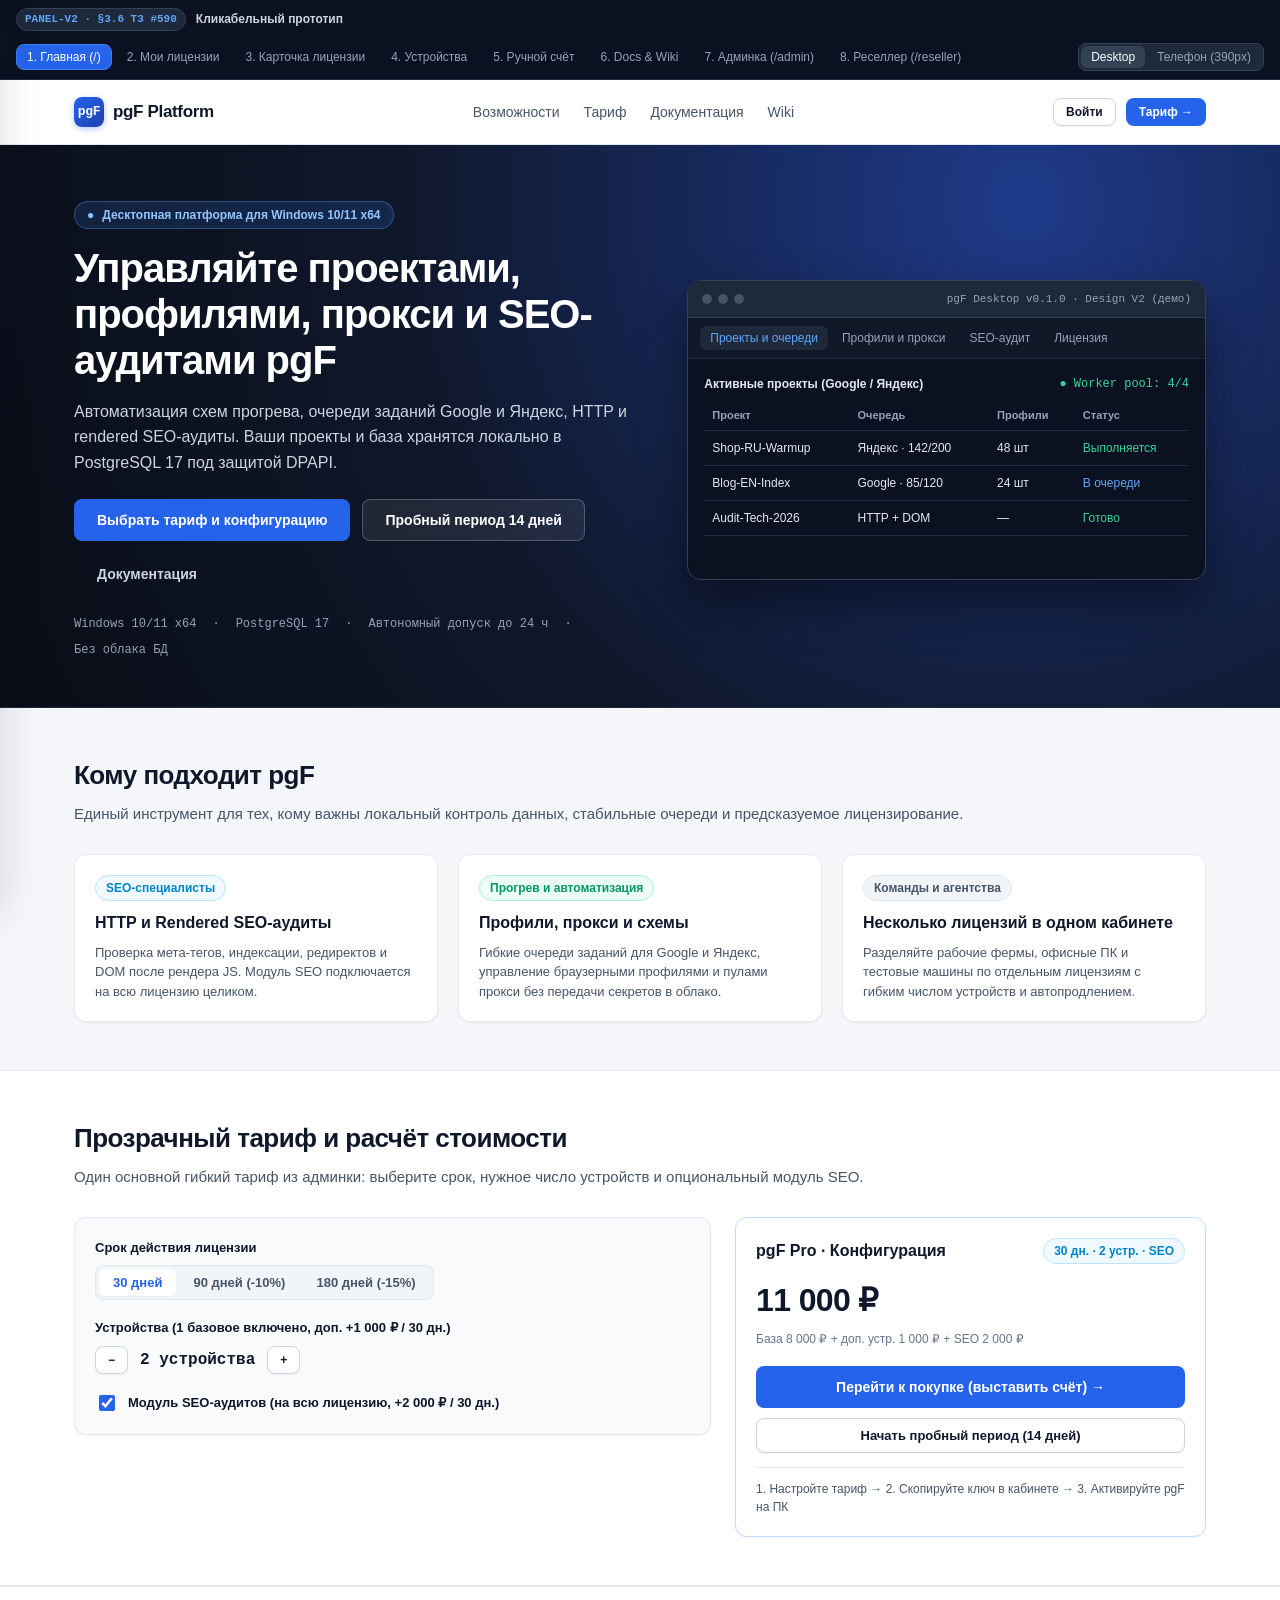
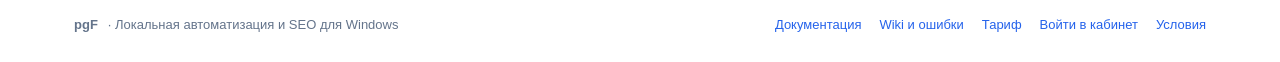
<file: index.html>
<!DOCTYPE html>
<html lang="ru">
<head>
  <meta charset="UTF-8" />
  <meta name="viewport" content="width=device-width, initial-scale=1.0" />
  <title>pgF PANEL-V2 — Интерактивный прототип (§3.6 ТЗ #590)</title>
  <style>
    :root {
      --bg: #f4f6f9;
      --surface: #ffffff;
      --surface-muted: #f8fafc;
      --surface-dark: #0f172a;
      --surface-dark-2: #1e293b;
      --border: #e2e8f0;
      --border-strong: #cbd5e1;
      --text: #0f172a;
      --text-secondary: #475569;
      --text-muted: #64748b;
      --primary: #2563eb;
      --primary-hover: #1d4ed8;
      --primary-soft: #eff6ff;
      --primary-border: #bfdbfe;
      --success: #059669;
      --success-bg: #ecfdf5;
      --success-border: #a7f3d0;
      --warning: #b45309;
      --warning-bg: #fffbeb;
      --warning-border: #fde68a;
      --danger: #dc2626;
      --danger-hover: #b91c1c;
      --danger-bg: #fef2f2;
      --danger-border: #fecaca;
      --info: #0284c7;
      --info-bg: #f0f9ff;
      --info-border: #bae6fd;
      --radius: 12px;
      --radius-sm: 8px;
      --radius-lg: 16px;
      --shadow-sm: 0 1px 2px rgba(15, 23, 42, 0.05);
      --shadow: 0 4px 12px rgba(15, 23, 42, 0.06), 0 1px 3px rgba(15, 23, 42, 0.04);
      --shadow-lg: 0 16px 40px rgba(15, 23, 42, 0.14);
      --font: -apple-system, BlinkMacSystemFont, "Segoe UI", Roboto, "Helvetica Neue", Arial, sans-serif;
      --mono: ui-monospace, SFMono-Regular, "Cascadia Code", "JetBrains Mono", Menlo, Monaco, Consolas, monospace;
    }

    * { box-sizing: border-box; }
    html, body {
      margin: 0;
      padding: 0;
      font-family: var(--font);
      background: #e2e8f0;
      color: var(--text);
      font-size: 14px;
      line-height: 1.5;
      -webkit-font-smoothing: antialiased;
    }

    button, input, select {
      font-family: inherit;
      font-size: inherit;
    }

    a { color: var(--primary); text-decoration: none; }
    a:hover { text-decoration: underline; }

    /* Prototype Control Bar */
    .proto-bar {
      position: sticky;
      top: 0;
      z-index: 1000;
      background: #0b1120;
      color: #f8fafc;
      border-bottom: 1px solid #1e293b;
      padding: 8px 16px;
      display: flex;
      align-items: center;
      justify-content: space-between;
      gap: 12px;
      flex-wrap: wrap;
    }
    .proto-brand {
      display: flex;
      align-items: center;
      gap: 10px;
      font-size: 12px;
      font-weight: 600;
      color: #cbd5e1;
      white-space: nowrap;
    }
    .proto-pill {
      background: #1e293b;
      color: #60a5fa;
      border: 1px solid #334155;
      padding: 2px 8px;
      border-radius: 999px;
      font-size: 11px;
      font-family: var(--mono);
    }
    .proto-tabs {
      display: flex;
      align-items: center;
      gap: 4px;
      flex-wrap: wrap;
    }
    .proto-tab {
      background: transparent;
      color: #94a3b8;
      border: 1px solid transparent;
      padding: 5px 10px;
      border-radius: 8px;
      font-size: 12px;
      font-weight: 500;
      cursor: pointer;
      transition: all 0.15s;
    }
    .proto-tab:hover {
      color: #f8fafc;
      background: #1e293b;
    }
    .proto-tab.active {
      background: var(--primary);
      color: #ffffff;
      border-color: #3b82f6;
    }
    .proto-viewport-toggle {
      display: flex;
      align-items: center;
      background: #1e293b;
      border: 1px solid #334155;
      border-radius: 8px;
      padding: 2px;
      gap: 2px;
    }
    .vp-btn {
      background: transparent;
      color: #94a3b8;
      border: none;
      padding: 4px 10px;
      border-radius: 6px;
      font-size: 12px;
      font-weight: 500;
      cursor: pointer;
    }
    .vp-btn.active {
      background: #334155;
      color: #ffffff;
    }

    /* Viewport Frame */
    .stage {
      padding: 16px;
      display: flex;
      justify-content: center;
      min-height: calc(100vh - 50px);
    }
    .stage.desktop-mode {
      padding: 0;
    }
    .app-frame {
      width: 100%;
      background: var(--bg);
      min-height: calc(100vh - 50px);
      transition: max-width 0.25s ease, border-radius 0.25s ease;
    }
    .stage.mobile-mode .app-frame {
      max-width: 390px;
      border-radius: 28px;
      border: 8px solid #0f172a;
      box-shadow: var(--shadow-lg);
      overflow-x: hidden;
      min-height: 780px;
      margin: 8px auto 24px;
    }

    /* Common UI Components */
    .container {
      max-width: 1180px;
      margin: 0 auto;
      padding: 0 24px;
    }
    .mobile-mode .container {
      padding: 0 16px;
    }

    .btn {
      display: inline-flex;
      align-items: center;
      justify-content: center;
      gap: 8px;
      padding: 9px 16px;
      border-radius: var(--radius-sm);
      font-weight: 600;
      font-size: 13px;
      cursor: pointer;
      border: 1px solid transparent;
      transition: all 0.15s ease;
      white-space: nowrap;
      text-decoration: none;
    }
    .btn:disabled {
      opacity: 0.55;
      cursor: not-allowed;
    }
    .btn-primary {
      background: var(--primary);
      color: #ffffff;
    }
    .btn-primary:hover:not(:disabled) { background: var(--primary-hover); }
    .btn-secondary {
      background: var(--surface);
      color: var(--text);
      border-color: var(--border-strong);
      box-shadow: var(--shadow-sm);
    }
    .btn-secondary:hover:not(:disabled) { background: var(--surface-muted); border-color: #94a3b8; }
    .btn-ghost {
      background: transparent;
      color: var(--text-secondary);
    }
    .btn-ghost:hover:not(:disabled) { background: #e2e8f0; color: var(--text); }
    .btn-danger {
      background: var(--danger-bg);
      color: var(--danger);
      border-color: var(--danger-border);
    }
    .btn-danger:hover:not(:disabled) {
      background: var(--danger);
      color: #ffffff;
      border-color: var(--danger);
    }
    .btn-danger-solid {
      background: var(--danger);
      color: #ffffff;
    }
    .btn-danger-solid:hover:not(:disabled) { background: var(--danger-hover); }
    .btn-sm { padding: 6px 12px; font-size: 12px; }
    .btn-lg { padding: 12px 22px; font-size: 14px; }

    .badge {
      display: inline-flex;
      align-items: center;
      gap: 6px;
      padding: 3px 10px;
      border-radius: 999px;
      font-size: 12px;
      font-weight: 600;
      border: 1px solid transparent;
      white-space: nowrap;
    }
    .badge-active {
      background: var(--success-bg);
      color: var(--success);
      border-color: var(--success-border);
    }
    .badge-warning {
      background: var(--warning-bg);
      color: var(--warning);
      border-color: var(--warning-border);
    }
    .badge-danger {
      background: var(--danger-bg);
      color: var(--danger);
      border-color: var(--danger-border);
    }
    .badge-info {
      background: var(--info-bg);
      color: var(--info);
      border-color: var(--info-border);
    }
    .badge-neutral {
      background: #f1f5f9;
      color: var(--text-secondary);
      border-color: var(--border);
    }

    .autorenew-tag {
      display: inline-flex;
      align-items: center;
      gap: 6px;
      color: var(--success);
      background: var(--success-bg);
      border: 1px solid var(--success-border);
      padding: 3px 10px;
      border-radius: 999px;
      font-size: 12px;
      font-weight: 600;
    }
    .autorenew-dot {
      width: 7px;
      height: 7px;
      border-radius: 50%;
      background: var(--success);
      display: inline-block;
    }
    .autorenew-off {
      display: inline-flex;
      align-items: center;
      gap: 6px;
      color: var(--text-muted);
      background: #f1f5f9;
      border: 1px solid var(--border);
      padding: 3px 10px;
      border-radius: 999px;
      font-size: 12px;
      font-weight: 500;
    }

    .card {
      background: var(--surface);
      border: 1px solid var(--border);
      border-radius: var(--radius);
      box-shadow: var(--shadow-sm);
    }
    .card-pad { padding: 20px; }
    .mobile-mode .card-pad { padding: 16px; }

    .mono { font-family: var(--mono); }

    .logo-mark {
      display: inline-flex;
      align-items: center;
      gap: 9px;
      font-weight: 800;
      font-size: 17px;
      letter-spacing: -0.02em;
      color: var(--text);
      cursor: pointer;
    }
    .logo-icon {
      width: 30px;
      height: 30px;
      border-radius: 8px;
      background: linear-gradient(135deg, #2563eb 0%, #1e40af 100%);
      color: #fff;
      display: inline-flex;
      align-items: center;
      justify-content: center;
      font-family: var(--mono);
      font-size: 13px;
      font-weight: 800;
      box-shadow: 0 2px 6px rgba(37, 99, 235, 0.35);
    }

    /* Screen visibility */
    .screen { display: none; }
    .screen.active { display: block; }

    /* ================= SCREEN 1: PUBLIC LANDING ================= */
    .pub-header {
      background: rgba(255, 255, 255, 0.92);
      backdrop-filter: blur(8px);
      border-bottom: 1px solid var(--border);
      position: sticky;
      top: 0;
      z-index: 50;
    }
    .pub-header-inner {
      display: flex;
      align-items: center;
      justify-content: space-between;
      height: 64px;
      gap: 16px;
    }
    .pub-nav {
      display: flex;
      align-items: center;
      gap: 24px;
    }
    .pub-nav a, .pub-nav button {
      background: none;
      border: none;
      color: var(--text-secondary);
      font-weight: 500;
      font-size: 14px;
      cursor: pointer;
      padding: 4px 0;
    }
    .pub-nav a:hover, .pub-nav button:hover { color: var(--text); text-decoration: none; }
    .pub-actions {
      display: flex;
      align-items: center;
      gap: 10px;
    }
    .mobile-mode .pub-nav { display: none; }
    .mobile-mode .hide-sm { display: none; }
    .mobile-mode .app-frame { transform: translateZ(0); overflow: hidden; }
    .burger-btn {
      display: none;
      align-items: center;
      justify-content: center;
      width: 36px;
      height: 36px;
      border-radius: 8px;
      border: 1px solid var(--border-strong);
      background: var(--surface);
      color: var(--text);
      font-size: 18px;
      cursor: pointer;
      flex-shrink: 0;
    }
    .mobile-mode .burger-btn { display: inline-flex; }

    /* Slide-out Side Drawer for Mobile */
    .side-drawer-backdrop {
      position: fixed;
      inset: 0;
      background: rgba(15, 23, 42, 0.5);
      opacity: 0;
      pointer-events: none;
      transition: opacity 0.22s ease;
      z-index: 1500;
    }
    .side-drawer-backdrop.open {
      opacity: 1;
      pointer-events: auto;
    }
    .side-drawer {
      position: fixed;
      top: 0;
      left: 0;
      bottom: 0;
      width: 280px;
      max-width: 82vw;
      background: var(--surface);
      border-right: 1px solid var(--border);
      box-shadow: var(--shadow-lg);
      transform: translateX(-100%);
      transition: transform 0.25s cubic-bezier(0.22, 1, 0.36, 1);
      z-index: 1501;
      display: flex;
      flex-direction: column;
      padding: 16px 14px;
      overflow-y: auto;
    }
    .side-drawer.open {
      transform: translateX(0);
    }
    .side-drawer-head {
      display: flex;
      align-items: center;
      justify-content: space-between;
      padding-bottom: 12px;
      margin-bottom: 10px;
      border-bottom: 1px solid var(--border);
    }
    .side-drawer-close {
      background: var(--surface-muted);
      border: 1px solid var(--border);
      border-radius: 8px;
      width: 32px;
      height: 32px;
      font-size: 16px;
      cursor: pointer;
      color: var(--text-secondary);
      display: inline-flex;
      align-items: center;
      justify-content: center;
    }
    .side-drawer .nav-item {
      padding: 10px 12px;
      font-size: 14px;
    }

    @media (max-width: 768px) {
      .pub-nav { display: none; }
      .burger-btn { display: inline-flex; }
      .cab-sidebar { display: none; }
      .cab-search { display: none; }
      .balance-chip { display: none; }
      .hide-sm { display: none; }
      .cab-layout { grid-template-columns: 1fr; }
      .cab-main { padding: 16px; }
      .hero-grid { grid-template-columns: 1fr; gap: 24px; }
      .cards-3 { grid-template-columns: 1fr; }
      .pricing-box { grid-template-columns: 1fr; }
      .grid-2 { grid-template-columns: 1fr; }
    }

    .hero-section {
      background: radial-gradient(circle at 80% 10%, #1e3a8a 0%, #0f172a 55%, #090d16 100%);
      color: #f8fafc;
      padding: 56px 0 48px;
      border-bottom: 1px solid #1e293b;
    }
    .mobile-mode .hero-section { padding: 32px 0 28px; }
    .hero-grid {
      display: grid;
      grid-template-columns: 1.05fr 0.95fr;
      gap: 40px;
      align-items: center;
    }
    .mobile-mode .hero-grid {
      grid-template-columns: 1fr;
      gap: 24px;
    }
    .hero-eyebrow {
      display: inline-flex;
      align-items: center;
      gap: 8px;
      background: rgba(59, 130, 246, 0.16);
      border: 1px solid rgba(96, 165, 250, 0.35);
      color: #93c5fd;
      padding: 4px 12px;
      border-radius: 999px;
      font-size: 12px;
      font-weight: 600;
      margin-bottom: 16px;
    }
    .hero-title {
      font-size: 40px;
      line-height: 1.15;
      font-weight: 800;
      letter-spacing: -0.025em;
      margin: 0 0 16px;
      color: #ffffff;
    }
    .mobile-mode .hero-title { font-size: 26px; }
    .hero-sub {
      font-size: 16px;
      line-height: 1.6;
      color: #cbd5e1;
      margin: 0 0 24px;
    }
    .mobile-mode .hero-sub { font-size: 14px; }
    .hero-ctas {
      display: flex;
      flex-wrap: wrap;
      gap: 12px;
      margin-bottom: 20px;
    }
    .mobile-mode .hero-ctas .btn { width: 100%; }
    .hero-specs {
      display: flex;
      flex-wrap: wrap;
      gap: 8px 16px;
      font-size: 12px;
      color: #94a3b8;
      font-family: var(--mono);
    }

    /* Desktop App Preview Widget on Hero */
    .desktop-preview {
      background: #0b1120;
      border: 1px solid #334155;
      border-radius: 14px;
      overflow: hidden;
      box-shadow: 0 24px 48px rgba(0, 0, 0, 0.45);
    }
    .preview-titlebar {
      background: #1e293b;
      padding: 10px 14px;
      display: flex;
      align-items: center;
      justify-content: space-between;
      border-bottom: 1px solid #334155;
    }
    .preview-dots { display: flex; gap: 6px; }
    .preview-dots span { width: 10px; height: 10px; border-radius: 50%; background: #475569; }
    .preview-tabs {
      display: flex;
      gap: 4px;
      padding: 8px 12px;
      background: #111827;
      border-bottom: 1px solid #1e293b;
      overflow-x: auto;
    }
    .preview-tab {
      background: transparent;
      color: #94a3b8;
      border: none;
      padding: 5px 10px;
      border-radius: 6px;
      font-size: 12px;
      font-weight: 500;
      cursor: pointer;
      white-space: nowrap;
    }
    .preview-tab.active {
      background: #1e293b;
      color: #60a5fa;
    }
    .preview-body {
      padding: 16px;
      color: #e2e8f0;
      font-size: 12px;
      min-height: 220px;
    }
    .preview-table {
      width: 100%;
      border-collapse: collapse;
      margin-top: 8px;
    }
    .preview-table th {
      text-align: left;
      color: #94a3b8;
      font-weight: 600;
      padding: 6px 8px;
      border-bottom: 1px solid #1e293b;
      font-size: 11px;
    }
    .preview-table td {
      padding: 8px;
      border-bottom: 1px solid #1e293b;
      color: #e2e8f0;
    }

    .section { padding: 48px 0; }
    .mobile-mode .section { padding: 32px 0; }
    .section-title {
      font-size: 26px;
      font-weight: 800;
      letter-spacing: -0.02em;
      margin: 0 0 8px;
    }
    .mobile-mode .section-title { font-size: 21px; }
    .section-sub {
      color: var(--text-secondary);
      margin: 0 0 28px;
      font-size: 15px;
    }

    .cards-3 {
      display: grid;
      grid-template-columns: repeat(3, 1fr);
      gap: 20px;
    }
    .mobile-mode .cards-3 { grid-template-columns: 1fr; gap: 14px; }

    .pricing-box {
      display: grid;
      grid-template-columns: 1.15fr 0.85fr;
      gap: 24px;
      align-items: start;
    }
    .mobile-mode .pricing-box { grid-template-columns: 1fr; }

    .opt-group { margin-bottom: 18px; }
    .opt-label { font-weight: 600; font-size: 13px; margin-bottom: 8px; display: block; color: var(--text); }
    .seg-control {
      display: inline-flex;
      background: #f1f5f9;
      border: 1px solid var(--border);
      border-radius: 8px;
      padding: 3px;
      gap: 3px;
      flex-wrap: wrap;
    }
    .seg-btn {
      border: none;
      background: transparent;
      padding: 6px 14px;
      border-radius: 6px;
      font-size: 13px;
      font-weight: 600;
      color: var(--text-secondary);
      cursor: pointer;
    }
    .seg-btn.active {
      background: var(--surface);
      color: var(--primary);
      box-shadow: var(--shadow-sm);
    }

    .pub-footer {
      background: var(--surface);
      border-top: 1px solid var(--border);
      padding: 28px 0;
      color: var(--text-muted);
      font-size: 13px;
    }
    .pub-footer-inner {
      display: flex;
      justify-content: space-between;
      align-items: center;
      flex-wrap: wrap;
      gap: 16px;
    }

    /* ================= CABINET SHELL (SCREENS 2-5) ================= */
    .cab-topbar {
      background: var(--surface);
      border-bottom: 1px solid var(--border);
      height: 60px;
      display: flex;
      align-items: center;
      justify-content: space-between;
      padding: 0 24px;
      gap: 16px;
    }
    .mobile-mode .cab-topbar {
      padding: 0 14px;
      height: 56px;
    }
    .cab-search {
      flex: 1;
      max-width: 340px;
      display: flex;
      align-items: center;
      gap: 8px;
      background: var(--surface-muted);
      border: 1px solid var(--border);
      border-radius: 8px;
      padding: 6px 12px;
      color: var(--text-muted);
      font-size: 13px;
      cursor: pointer;
    }
    .cab-search:hover { border-color: var(--border-strong); }
    .mobile-mode .cab-search { display: none; }

    .cab-user-area {
      display: flex;
      align-items: center;
      gap: 12px;
    }
    .balance-chip {
      background: var(--surface-muted);
      border: 1px solid var(--border);
      border-radius: 8px;
      padding: 5px 12px;
      font-size: 12px;
      display: flex;
      align-items: center;
      gap: 8px;
    }
    .mobile-mode .balance-chip { display: none; }

    .cab-layout {
      display: grid;
      grid-template-columns: 236px 1fr;
      min-height: calc(100vh - 110px);
    }
    .mobile-mode .cab-layout {
      grid-template-columns: 1fr;
    }
    .cab-sidebar {
      background: var(--surface);
      border-right: 1px solid var(--border);
      padding: 16px 12px;
      display: flex;
      flex-direction: column;
      gap: 4px;
    }
    .mobile-mode .cab-sidebar {
      display: none;
    }
    .mobile-subnav {
      display: none;
    }
    .mobile-mode .mobile-subnav {
      display: flex;
      gap: 6px;
      overflow-x: auto;
      padding: 10px 14px;
      background: var(--surface);
      border-bottom: 1px solid var(--border);
    }
    .mobile-mode .mobile-subnav .chip {
      white-space: nowrap;
      flex-shrink: 0;
    }
    .nav-item {
      display: flex;
      align-items: center;
      gap: 10px;
      padding: 9px 12px;
      border-radius: 8px;
      color: var(--text-secondary);
      font-weight: 500;
      font-size: 13px;
      cursor: pointer;
      border: none;
      background: transparent;
      text-align: left;
      width: 100%;
    }
    .nav-item:hover { background: var(--surface-muted); color: var(--text); }
    .nav-item.active {
      background: var(--primary-soft);
      color: var(--primary);
      font-weight: 600;
    }
    .nav-divider {
      height: 1px;
      background: var(--border);
      margin: 8px 4px;
    }

    .cab-main {
      padding: 28px 32px;
      max-width: 1040px;
    }
    .mobile-mode .cab-main {
      padding: 16px;
    }

    .page-header {
      display: flex;
      align-items: flex-start;
      justify-content: space-between;
      gap: 16px;
      flex-wrap: wrap;
      margin-bottom: 20px;
    }
    .page-title {
      font-size: 24px;
      font-weight: 800;
      letter-spacing: -0.02em;
      margin: 0;
    }
    .mobile-mode .page-title { font-size: 20px; }

    /* License List Cards */
    .filter-bar {
      display: flex;
      align-items: center;
      justify-content: space-between;
      gap: 12px;
      flex-wrap: wrap;
      margin-bottom: 16px;
    }
    .input {
      background: var(--surface);
      border: 1px solid var(--border-strong);
      border-radius: 8px;
      padding: 8px 12px;
      font-size: 13px;
      color: var(--text);
      outline: none;
    }
    .input:focus { border-color: var(--primary); box-shadow: 0 0 0 3px rgba(37, 99, 235, 0.12); }

    .lic-card {
      background: var(--surface);
      border: 1px solid var(--border);
      border-radius: var(--radius);
      padding: 18px 20px;
      margin-bottom: 14px;
      box-shadow: var(--shadow-sm);
      transition: border-color 0.15s;
    }
    .lic-card:hover { border-color: var(--border-strong); }
    .lic-card-top {
      display: flex;
      align-items: flex-start;
      justify-content: space-between;
      gap: 12px;
      flex-wrap: wrap;
      margin-bottom: 10px;
    }
    .lic-meta-row {
      display: flex;
      align-items: center;
      flex-wrap: wrap;
      gap: 10px 16px;
      font-size: 13px;
      color: var(--text-secondary);
      margin-bottom: 12px;
    }
    .lic-key-row {
      display: flex;
      align-items: center;
      justify-content: space-between;
      gap: 12px;
      flex-wrap: wrap;
      background: var(--surface-muted);
      border: 1px solid var(--border);
      border-radius: 8px;
      padding: 10px 14px;
      margin-bottom: 12px;
    }
    .lic-actions-row {
      display: flex;
      align-items: center;
      justify-content: space-between;
      gap: 12px;
      flex-wrap: wrap;
    }
    .mobile-mode .lic-actions-row {
      flex-direction: column;
      align-items: stretch;
    }
    .mobile-mode .lic-actions-row .btn-group {
      display: flex;
      gap: 8px;
    }
    .mobile-mode .lic-actions-row .btn-group .btn { flex: 1; }

    /* Screen 3 & 4 & 5 Specifics */
    .breadcrumb {
      display: inline-flex;
      align-items: center;
      gap: 6px;
      color: var(--text-secondary);
      font-size: 13px;
      font-weight: 500;
      cursor: pointer;
      background: none;
      border: none;
      padding: 0;
      margin-bottom: 14px;
    }
    .breadcrumb:hover { color: var(--primary); }

    .grid-2 {
      display: grid;
      grid-template-columns: 1fr 1fr;
      gap: 16px;
    }
    .mobile-mode .grid-2 { grid-template-columns: 1fr; }

    .callout {
      display: flex;
      gap: 12px;
      padding: 14px 16px;
      border-radius: var(--radius-sm);
      font-size: 13px;
      border: 1px solid;
      margin-bottom: 16px;
    }
    .callout-info { background: var(--info-bg); border-color: var(--info-border); color: #0c4a6e; }
    .callout-warning { background: var(--warning-bg); border-color: var(--warning-border); color: #78350f; }
    .callout-success { background: var(--success-bg); border-color: var(--success-border); color: #064e3b; }

    .device-row {
      display: flex;
      align-items: center;
      justify-content: space-between;
      gap: 16px;
      flex-wrap: wrap;
      padding: 16px 20px;
      background: var(--surface);
      border: 1px solid var(--border);
      border-radius: var(--radius);
      margin-bottom: 10px;
    }

    .invoice-table {
      width: 100%;
      border-collapse: collapse;
    }
    .invoice-table td {
      padding: 10px 0;
      border-bottom: 1px solid var(--border);
      font-size: 13px;
    }
    .invoice-table tr:last-child td { border-bottom: none; }
    .invoice-total-row td {
      padding-top: 14px;
      font-size: 16px;
      font-weight: 800;
      color: var(--text);
    }

    /* Screen 6 Docs & Wiki */
    .help-hero {
      background: var(--surface);
      border-bottom: 1px solid var(--border);
      padding: 36px 0;
    }
    .help-search-wrap {
      max-width: 720px;
      margin: 0 auto;
      position: relative;
    }
    .help-search-input {
      width: 100%;
      padding: 14px 80px 14px 44px;
      border-radius: 12px;
      border: 1px solid var(--border-strong);
      font-size: 15px;
      background: var(--surface-muted);
      outline: none;
    }
    .help-search-input:focus {
      background: var(--surface);
      border-color: var(--primary);
      box-shadow: 0 0 0 4px rgba(37, 99, 235, 0.12);
    }
    .chip {
      display: inline-flex;
      align-items: center;
      padding: 5px 12px;
      border-radius: 999px;
      background: var(--surface-muted);
      border: 1px solid var(--border);
      font-size: 12px;
      font-weight: 500;
      color: var(--text-secondary);
      cursor: pointer;
    }
    .chip:hover, .chip.active {
      background: var(--primary-soft);
      border-color: var(--primary-border);
      color: var(--primary);
    }
    .doc-link-item {
      display: flex;
      align-items: center;
      justify-content: space-between;
      padding: 10px 12px;
      border-radius: 8px;
      border: 1px solid transparent;
      cursor: pointer;
      color: var(--text);
      font-size: 13px;
      font-weight: 500;
    }
    .doc-link-item:hover { background: var(--surface-muted); border-color: var(--border); }
    .doc-link-item.active {
      background: var(--primary-soft);
      border-color: var(--primary-border);
      color: var(--primary);
      font-weight: 600;
    }

    /* Modal & Toast */
    .modal-backdrop {
      position: fixed;
      inset: 0;
      background: rgba(15, 23, 42, 0.55);
      display: none;
      align-items: center;
      justify-content: center;
      padding: 16px;
      z-index: 2000;
    }
    .modal-backdrop.open { display: flex; }
    .modal-card {
      background: var(--surface);
      border-radius: var(--radius-lg);
      max-width: 460px;
      width: 100%;
      padding: 24px;
      box-shadow: var(--shadow-lg);
      border: 1px solid var(--border);
    }

    .toast-container {
      position: fixed;
      bottom: 20px;
      right: 20px;
      z-index: 3000;
      display: flex;
      flex-direction: column;
      gap: 8px;
    }
    .toast {
      background: #0f172a;
      color: #ffffff;
      padding: 10px 16px;
      border-radius: 10px;
      font-size: 13px;
      font-weight: 500;
      box-shadow: var(--shadow-lg);
      border: 1px solid #334155;
      display: flex;
      align-items: center;
      gap: 8px;
      animation: slideIn 0.2s ease;
    }
    @keyframes slideIn {
      from { transform: translateY(10px); opacity: 0; }
      to { transform: translateY(0); opacity: 1; }
    }
  </style>
</head>
<body>

  <!-- Prototype Navigation & Viewport Switcher -->
  <div class="proto-bar" id="protoBar">
    <div class="proto-brand">
      <span class="proto-pill">PANEL-V2 · §3.6 ТЗ #590</span>
      <span>Кликабельный прототип</span>
    </div>
    <div class="proto-tabs" id="protoTabs">
      <button class="proto-tab active" data-screen="s1" onclick="goScreen('s1')">1. Главная (/)</button>
      <button class="proto-tab" data-screen="s2" onclick="goScreen('s2')">2. Мои лицензии</button>
      <button class="proto-tab" data-screen="s3" onclick="goScreen('s3')">3. Карточка лицензии</button>
      <button class="proto-tab" data-screen="s4" onclick="goScreen('s4')">4. Устройства</button>
      <button class="proto-tab" data-screen="s5" onclick="goScreen('s5')">5. Ручной счёт</button>
      <button class="proto-tab" data-screen="s6" onclick="goScreen('s6')">6. Docs &amp; Wiki</button>
      <button class="proto-tab" data-screen="s7" onclick="goScreen('s7')">7. Админка (/admin)</button>
      <button class="proto-tab" data-screen="s8" onclick="goScreen('s8')">8. Реселлер (/reseller)</button>
    </div>
    <div class="proto-viewport-toggle">
      <button class="vp-btn active" id="vpDesktop" onclick="setViewport('desktop')">Desktop</button>
      <button class="vp-btn" id="vpMobile" onclick="setViewport('mobile')">Телефон (390px)</button>
    </div>
  </div>

  <div class="stage desktop-mode" id="stage">
    <div class="app-frame" id="appFrame">

      <!-- Slide-out Mobile Side Drawer -->
      <div class="side-drawer-backdrop" id="sideDrawerBackdrop" onclick="closeMobileMenus()"></div>
      <aside class="side-drawer" id="sideDrawer" aria-label="Мобильное меню">
        <div class="side-drawer-head">
          <div class="logo-mark" onclick="closeMobileMenus();goScreen('s1')">
            <span class="logo-icon">pgF</span>
            <span id="sideDrawerTitle">pgF Меню</span>
          </div>
          <button class="side-drawer-close" aria-label="Закрыть меню" onclick="closeMobileMenus()">✕</button>
        </div>
        <div id="sideDrawerBody" style="display:flex;flex-direction:column;gap:4px;"></div>
      </aside>

      <!-- =====================================================================
           ЭКРАН 1: ПУБЛИЧНАЯ ГЛАВНАЯ ДО ВХОДА (/)
           ===================================================================== -->
      <section class="screen active" id="s1">
        <header class="pub-header">
          <div class="container pub-header-inner">
            <div style="display:flex;align-items:center;gap:10px;">
              <button class="burger-btn" aria-label="Меню" onclick="toggleMobileMenu('public')">☰</button>
              <div class="logo-mark" onclick="goScreen('s1')">
                <span class="logo-icon">pgF</span>
                <span>pgF Platform</span>
              </div>
            </div>
            <nav class="pub-nav">
              <button onclick="scrollToEl('s1-audience')">Возможности</button>
              <button onclick="scrollToEl('s1-pricing')">Тариф</button>
              <button onclick="goScreen('s6', {tab:'docs'})">Документация</button>
              <button onclick="goScreen('s6', {tab:'wiki'})">Wiki</button>
            </nav>
            <div class="pub-actions">
              <button class="btn btn-secondary btn-sm" onclick="goScreen('s2')">Войти</button>
              <button class="btn btn-primary btn-sm" onclick="scrollToEl('s1-pricing')">Тариф →</button>
            </div>
          </div>
        </header>

        <div class="hero-section">
          <div class="container hero-grid">
            <div>
              <div class="hero-eyebrow">
                <span>●</span> Десктопная платформа для Windows 10/11 x64
              </div>
              <h1 class="hero-title">Управляйте проектами, профилями, прокси и SEO-аудитами pgF</h1>
              <p class="hero-sub">
                Автоматизация схем прогрева, очереди заданий Google и Яндекс, HTTP и rendered SEO-аудиты.
                Ваши проекты и база хранятся локально в PostgreSQL 17 под защитой DPAPI.
              </p>
              <div class="hero-ctas">
                <button class="btn btn-primary btn-lg" onclick="scrollToEl('s1-pricing')">Выбрать тариф и конфигурацию</button>
                <button class="btn btn-secondary btn-lg" style="background:rgba(255,255,255,0.08);color:#fff;border-color:rgba(255,255,255,0.22);" onclick="goScreen('s2')">Пробный период 14 дней</button>
                <button class="btn btn-ghost btn-lg" style="color:#cbd5e1;" onclick="goScreen('s6')">Документация</button>
              </div>
              <div class="hero-specs">
                <span>Windows 10/11 x64</span>
                <span>·</span>
                <span>PostgreSQL 17</span>
                <span>·</span>
                <span>Автономный допуск до 24 ч</span>
                <span>·</span>
                <span>Без облака БД</span>
              </div>
            </div>

            <!-- Interactive Desktop Showcase (Synthetic Data) -->
            <div class="desktop-preview">
              <div class="preview-titlebar">
                <div class="preview-dots"><span></span><span></span><span></span></div>
                <span class="mono" style="font-size:11px;color:#94a3b8;">pgF Desktop v0.1.0 · Design V2 (демо)</span>
              </div>
              <div class="preview-tabs">
                <button class="preview-tab active" onclick="switchPreviewTab(this, 'tab-projects')">Проекты и очереди</button>
                <button class="preview-tab" onclick="switchPreviewTab(this, 'tab-proxies')">Профили и прокси</button>
                <button class="preview-tab" onclick="switchPreviewTab(this, 'tab-seo')">SEO-аудит</button>
                <button class="preview-tab" onclick="switchPreviewTab(this, 'tab-lic')">Лицензия</button>
              </div>
              <div class="preview-body" id="previewBody">
                <!-- Populated by JS -->
              </div>
            </div>
          </div>
        </div>

        <!-- Для кого pgF -->
        <section class="section" id="s1-audience">
          <div class="container">
            <h2 class="section-title">Кому подходит pgF</h2>
            <p class="section-sub">Единый инструмент для тех, кому важны локальный контроль данных, стабильные очереди и предсказуемое лицензирование.</p>
            <div class="cards-3">
              <div class="card card-pad">
                <div class="badge badge-info" style="margin-bottom:10px;">SEO-специалисты</div>
                <h3 style="margin:0 0 8px;font-size:16px;">HTTP и Rendered SEO-аудиты</h3>
                <p style="margin:0;color:var(--text-secondary);font-size:13px;">
                  Проверка мета-тегов, индексации, редиректов и DOM после рендера JS. Модуль SEO подключается на всю лицензию целиком.
                </p>
              </div>
              <div class="card card-pad">
                <div class="badge badge-active" style="margin-bottom:10px;">Прогрев и автоматизация</div>
                <h3 style="margin:0 0 8px;font-size:16px;">Профили, прокси и схемы</h3>
                <p style="margin:0;color:var(--text-secondary);font-size:13px;">
                  Гибкие очереди заданий для Google и Яндекс, управление браузерными профилями и пулами прокси без передачи секретов в облако.
                </p>
              </div>
              <div class="card card-pad">
                <div class="badge badge-neutral" style="margin-bottom:10px;">Команды и агентства</div>
                <h3 style="margin:0 0 8px;font-size:16px;">Несколько лицензий в одном кабинете</h3>
                <p style="margin:0;color:var(--text-secondary);font-size:13px;">
                  Разделяйте рабочие фермы, офисные ПК и тестовые машины по отдельным лицензиям с гибким числом устройств и автопродлением.
                </p>
              </div>
            </div>
          </div>
        </section>

        <!-- Тариф и калькулятор -->
        <section class="section" id="s1-pricing" style="background:var(--surface);border-top:1px solid var(--border);border-bottom:1px solid var(--border);">
          <div class="container">
            <h2 class="section-title">Прозрачный тариф и расчёт стоимости</h2>
            <p class="section-sub">Один основной гибкий тариф из админки: выберите срок, нужное число устройств и опциональный модуль SEO.</p>

            <div class="pricing-box">
              <div class="card card-pad" style="background:var(--surface-muted);">
                <div class="opt-group">
                  <span class="opt-label">Срок действия лицензии</span>
                  <div class="seg-control" id="pubPeriodControl">
                    <button class="seg-btn active" onclick="setPubPeriod(30, this)">30 дней</button>
                    <button class="seg-btn" onclick="setPubPeriod(90, this)">90 дней (-10%)</button>
                    <button class="seg-btn" onclick="setPubPeriod(180, this)">180 дней (-15%)</button>
                  </div>
                </div>

                <div class="opt-group">
                  <span class="opt-label">Устройства (1 базовое включено, доп. +1 000 ₽ / 30 дн.)</span>
                  <div style="display:flex;align-items:center;gap:12px;">
                    <button class="btn btn-secondary btn-sm" onclick="changePubDevices(-1)">−</button>
                    <strong class="mono" style="font-size:16px;" id="pubDevCount">2 устройства</strong>
                    <button class="btn btn-secondary btn-sm" onclick="changePubDevices(1)">+</button>
                  </div>
                </div>

                <div class="opt-group" style="margin-bottom:0;">
                  <label style="display:flex;align-items:center;gap:10px;cursor:pointer;font-weight:600;font-size:13px;">
                    <input type="checkbox" id="pubSeoCheck" checked onchange="recalcPubPrice()" style="width:16px;height:16px;accent-color:var(--primary);" />
                    <span>Модуль SEO-аудитов (на всю лицензию, +2 000 ₽ / 30 дн.)</span>
                  </label>
                </div>
              </div>

              <div class="card card-pad" style="border-color:var(--primary-border);">
                <div style="display:flex;justify-content:space-between;align-items:center;margin-bottom:12px;">
                  <span style="font-weight:700;font-size:16px;">pgF Pro · Конфигурация</span>
                  <span class="badge badge-info" id="pubSummaryBadge">30 дн. · 2 устр. · SEO</span>
                </div>
                <div style="font-size:32px;font-weight:800;letter-spacing:-0.02em;margin-bottom:6px;" id="pubTotalPrice">11 000 ₽</div>
                <div style="font-size:12px;color:var(--text-muted);margin-bottom:18px;" id="pubPriceBreakdown">
                  База 8 000 ₽ + 1 доп. устр. 1 000 ₽ + SEO 2 000 ₽
                </div>
                <div style="display:flex;flex-direction:column;gap:10px;">
                  <button class="btn btn-primary btn-lg" onclick="goScreen('s5')">Перейти к покупке (выставить счёт) →</button>
                  <button class="btn btn-secondary" onclick="goScreen('s2')">Начать пробный период (14 дней)</button>
                </div>
                <div style="margin-top:14px;padding-top:12px;border-top:1px solid var(--border);font-size:12px;color:var(--text-secondary);">
                  1. Настройте тариф → 2. Скопируйте ключ в кабинете → 3. Активируйте pgF на ПК
                </div>
              </div>
            </div>
          </div>
        </section>

        <footer class="pub-footer">
          <div class="container pub-footer-inner">
            <div style="display:flex;align-items:center;gap:10px;">
              <strong>pgF</strong>
              <span>· Локальная автоматизация и SEO для Windows</span>
            </div>
            <div style="display:flex;gap:18px;flex-wrap:wrap;">
              <a href="javascript:void(0)" onclick="goScreen('s6',{tab:'docs'})">Документация</a>
              <a href="javascript:void(0)" onclick="goScreen('s6',{tab:'wiki'})">Wiki и ошибки</a>
              <a href="javascript:void(0)" onclick="scrollToEl('s1-pricing')">Тариф</a>
              <a href="javascript:void(0)" onclick="goScreen('s2')">Войти в кабинет</a>
              <a href="javascript:void(0)" onclick="showToast('Открыты условия лицензионного соглашения')">Условия</a>
            </div>
          </div>
        </footer>
      </section>


      <!-- =====================================================================
           CABINET SHELL (SCREENS 2, 3, 4, 5)
           ===================================================================== -->
      <div id="cabinetShell" style="display:none;">
        <header class="cab-topbar">
          <div style="display:flex;align-items:center;gap:10px;">
            <button class="burger-btn" aria-label="Меню кабинета" onclick="toggleMobileMenu('cabinet')">☰</button>
            <div class="logo-mark" onclick="goScreen('s1')">
              <span class="logo-icon">pgF</span>
              <span>Кабинет</span>
            </div>
          </div>
          <div class="cab-search" onclick="goScreen('s6')">
            <span>🔍</span>
            <span style="flex:1;">Поиск в Документации и Wiki...</span>
            <span class="mono" style="font-size:11px;background:#e2e8f0;padding:1px 6px;border-radius:4px;">Ctrl+K</span>
          </div>
          <div class="cab-user-area">
            <div class="balance-chip" onclick="goScreen('s5')" style="cursor:pointer;">
              <span>Баланс: <strong>6 000 ₽</strong></span>
              <span style="color:var(--text-muted);">(Осн: 4 000 · Бон: 2 000)</span>
            </div>
            <span style="font-size:13px;color:var(--text-secondary);" class="hide-sm">alex.k@example.com</span>
            <button class="btn btn-secondary btn-sm" onclick="goScreen('s1')">Выйти</button>
          </div>
        </header>

        <div class="cab-layout">
          <aside class="cab-sidebar">
            <button class="nav-item" id="nav-s2-home" onclick="goScreen('s2-home')">🏠 Главная кабинета</button>
            <button class="nav-item" id="nav-s2" onclick="goScreen('s2')">🔑 Мои лицензии</button>
            <button class="nav-item" id="nav-s5-list" onclick="goScreen('s5-list')">💳 Баланс и счета</button>
            <button class="nav-item" id="nav-s2-referrals" onclick="goScreen('s2-referrals')">🎁 Рефералы</button>
            <button class="nav-item" id="nav-s2-support" onclick="goScreen('s2-support')">💬 Поддержка</button>
            <button class="nav-item" id="nav-s2-downloads" onclick="goScreen('s2-downloads')">⬇️ Скачать pgF</button>
            <button class="nav-item" id="nav-s2-settings" onclick="goScreen('s2-settings')">⚙️ Настройки</button>
            <div class="nav-divider"></div>
            <button class="nav-item" onclick="goScreen('s6',{tab:'docs'})">📘 Документация</button>
            <button class="nav-item" onclick="goScreen('s6',{tab:'wiki'})">🩺 Wiki и ошибки</button>
          </aside>

          <main class="cab-main">

            <!-- ===============================================================
                 ЭКРАН 2: «МОИ ЛИЦЕНЗИИ» (/app/licenses)
                 =============================================================== -->
            <section class="screen" id="s2">
              <div class="page-header">
                <div>
                  <h1 class="page-title">Мои лицензии <span style="color:var(--text-muted);font-weight:600;" id="licTotalCount">(4)</span></h1>
                  <p style="margin:4px 0 0;color:var(--text-secondary);font-size:13px;">
                    Управляйте ключами, сроками действия, автопродлением и устройствами каждой лицензии отдельно.
                  </p>
                </div>
                <div style="display:flex;gap:8px;flex-wrap:wrap;">
                  <button class="btn btn-primary" onclick="openBuyNewModal()">+ Купить лицензию</button>
                  <button class="btn btn-secondary" onclick="openTrialModal()">Пробный период</button>
                  <button class="btn btn-secondary" onclick="openTransferModal()">Перенести от реселлера</button>
                </div>
              </div>

              <div class="filter-bar">
                <div class="seg-control" id="licFilterPills">
                  <button class="seg-btn active" onclick="filterLicenses('ALL', this)">Все</button>
                  <button class="seg-btn" onclick="filterLicenses('ACTIVE', this)">Активные</button>
                  <button class="seg-btn" onclick="filterLicenses('TRIAL', this)">Триал</button>
                  <button class="seg-btn" onclick="filterLicenses('EXPIRED', this)">Истекшие</button>
                </div>
                <input type="text" class="input" id="licSearchInput" placeholder="Поиск по названию или LIC-..." oninput="renderLicensesList()" style="min-width:240px;" />
              </div>

              <div id="licensesListContainer">
                <!-- Rendered by JS -->
              </div>
            </section>

            <!-- ===============================================================
                 ЭКРАН 3: КАРТОЧКА ЛИЦЕНЗИИ (/app/licenses/[id])
                 =============================================================== -->
            <section class="screen" id="s3">
              <button class="breadcrumb" onclick="goScreen('s2')">← Назад к «Моим лицензиям»</button>

              <div class="card card-pad" style="margin-bottom:16px;">
                <div class="lic-card-top">
                  <div>
                    <div style="display:flex;align-items:center;gap:10px;flex-wrap:wrap;">
                      <h1 class="page-title" id="s3Name">Рабочая ферма #1</h1>
                      <button class="btn btn-secondary btn-sm" onclick="renameCurrentLicense()">Ред. название</button>
                    </div>
                    <div class="mono" style="font-size:12px;color:var(--text-muted);margin-top:4px;" id="s3Meta">
                      Public ID: LIC-A1B2C3D4E5F6 · Источник: Прямая покупка
                    </div>
                  </div>
                  <span class="badge badge-active" id="s3StatusBadge">ACTIVE</span>
                </div>
                <div style="display:flex;align-items:center;justify-content:space-between;gap:12px;flex-wrap:wrap;padding-top:10px;border-top:1px solid var(--border);font-size:13px;">
                  <div>
                    <span style="color:var(--text-muted);">Личное примечание:</span>
                    <strong id="s3Note">«Основной сервер Google/Яндекс»</strong>
                  </div>
                  <button class="btn btn-ghost btn-sm" onclick="editNoteCurrentLicense()">Изменить примечание</button>
                </div>
              </div>

              <div class="grid-2" style="margin-bottom:16px;">
                <div class="card card-pad">
                  <div style="font-size:12px;font-weight:700;text-transform:uppercase;letter-spacing:0.04em;color:var(--text-muted);margin-bottom:10px;">
                    Срок действия и права
                  </div>
                  <div style="font-size:18px;font-weight:800;margin-bottom:4px;" id="s3Expiry">До 25.12.2026 (осталось 30 дн.)</div>
                  <div style="font-size:13px;color:var(--text-secondary);margin-bottom:12px;">
                    Лимит устройств: <strong id="s3DeviceSummary">2 из 2 занято</strong>
                  </div>
                  <div style="display:flex;gap:8px;flex-wrap:wrap;" id="s3Rights">
                    <span class="badge badge-info">✓ Desktop</span>
                    <span class="badge badge-info">✓ SEO (на всю лицензию)</span>
                  </div>
                </div>

                <div class="card card-pad">
                  <div style="font-size:12px;font-weight:700;text-transform:uppercase;letter-spacing:0.04em;color:var(--text-muted);margin-bottom:10px;">
                    Автопродление
                  </div>
                  <div style="display:flex;align-items:center;justify-content:space-between;gap:12px;flex-wrap:wrap;margin-bottom:10px;">
                    <span id="s3AutoRenewBadge" class="autorenew-tag"><span class="autorenew-dot"></span> Автопродление включено</span>
                    <button class="btn btn-secondary btn-sm" id="s3AutoRenewBtn" onclick="toggleAutoRenew()">Выключить</button>
                  </div>
                  <div style="font-size:12px;color:var(--text-secondary);" id="s3AutoRenewNote">
                    Следующее списание: 25.12.2026 (10 000 ₽) с внутреннего баланса по актуальной цене.
                  </div>
                </div>
              </div>

              <!-- Текущий лицензионный ключ -->
              <div class="card card-pad" style="margin-bottom:16px;border-color:var(--primary-border);">
                <div style="display:flex;align-items:center;justify-content:space-between;gap:12px;margin-bottom:12px;">
                  <div>
                    <div style="font-weight:700;font-size:15px;">Текущий лицензионный ключ</div>
                    <div style="font-size:12px;color:var(--text-muted);">Введите этот ключ в настольном приложении pgF</div>
                  </div>
                  <span class="badge badge-active">Ключ: ACTIVE</span>
                </div>
                <div class="lic-key-row">
                  <code class="mono" style="font-size:16px;font-weight:700;letter-spacing:0.03em;" id="s3KeyValue">PGF-7K9M-4X2Q-8P5N-3V1R</code>
                  <div style="display:flex;gap:8px;flex-wrap:wrap;">
                    <button class="btn btn-primary" onclick="copyCurrentKey()">📋 Копировать ключ</button>
                    <button class="btn btn-secondary" onclick="openRotateKeyModal()">Заменить ключ</button>
                  </div>
                </div>
                <div style="font-size:12px;color:var(--text-muted);">
                  Подсказка: замена ключа обновит ключ на месте; оплаченный срок, права и привязанные устройства сохранятся.
                </div>
              </div>

              <!-- Действия по лицензии -->
              <div class="card card-pad">
                <div style="font-weight:700;font-size:14px;margin-bottom:12px;">Действия по этой лицензии</div>
                <div style="display:flex;gap:10px;flex-wrap:wrap;">
                  <button class="btn btn-primary" onclick="goScreen('s4')" id="s3DevicesBtn">
                    Устройства этой лицензии (2 / 2) →
                  </button>
                  <button class="btn btn-secondary" onclick="openRenewModal()">
                    Продлить / изменить опции
                  </button>
                  <button class="btn btn-secondary" onclick="openUpsellModal()">
                    Докупить устройства / SEO
                  </button>
                  <button class="btn btn-ghost" onclick="goScreen('s6',{article:'activation'})">
                    Как активировать ключ ↗
                  </button>
                  <button class="btn btn-ghost" onclick="openSupportModal()">
                    Написать в поддержку
                  </button>
                </div>
              </div>
            </section>

            <!-- ===============================================================
                 ЭКРАН 4: УСТРОЙСТВА ВЫБРАННОЙ ЛИЦЕНЗИИ (/app/licenses/[id]/devices)
                 =============================================================== -->
            <section class="screen" id="s4">
              <button class="breadcrumb" onclick="goScreen('s3')" id="s4BackBtn">← Назад к карточке «Рабочая ферма #1»</button>

              <div class="page-header">
                <div>
                  <h1 class="page-title" id="s4Title">Устройства лицензии «Рабочая ферма #1»</h1>
                  <div class="mono" style="font-size:12px;color:var(--text-muted);margin-top:4px;" id="s4SubId">Public ID: LIC-A1B2C3D4E5F6</div>
                </div>
                <button class="btn btn-primary" onclick="openUpsellModal()">+ Докупить устройства / модули</button>
              </div>

              <!-- Slot & Limit KPIs -->
              <div class="grid-2" style="margin-bottom:16px;">
                <div class="card card-pad" style="display:flex;align-items:center;justify-content:space-between;">
                  <div>
                    <div style="font-size:12px;color:var(--text-muted);font-weight:600;">ЗАНЯТО МЕСТ</div>
                    <div style="font-size:26px;font-weight:800;margin-top:2px;" id="s4SlotCounter">2 из 2</div>
                  </div>
                  <span class="badge badge-warning" id="s4SlotBadge">Все слоты заняты</span>
                </div>
                <div class="card card-pad" style="display:flex;align-items:center;justify-content:space-between;">
                  <div>
                    <div style="font-size:12px;color:var(--text-muted);font-weight:600;">ЛИМИТ ОТВЯЗОК ЗА 30 ДНЕЙ</div>
                    <div style="font-size:20px;font-weight:800;margin-top:2px;" id="s4UnbindQuota">Использовано 1 из 3</div>
                  </div>
                  <span class="badge badge-neutral" id="s4QuotaLeft">Осталось 2</span>
                </div>
              </div>

              <div class="callout callout-info">
                <span style="font-size:16px;">ℹ️</span>
                <div>
                  <strong>Удаление pgF с ПК не освобождает слот — отвяжите устройство здесь.</strong><br />
                  Слот освобождается сразу, но ранее выданный подписанный офлайн-допуск на старом ПК может действовать до следующей проверки (≤ 12 ч) или истечения (≤ 24 ч).
                </div>
              </div>

              <div style="display:flex;align-items:center;justify-content:space-between;margin-bottom:10px;">
                <h2 style="font-size:16px;font-weight:700;margin:0;" id="s4ActiveHeading">Активные устройства (2)</h2>
                <button class="btn btn-ghost btn-sm" onclick="resetDevicesDemo()" id="s4ResetBtn" style="display:none;">↺ Вернуть 2 из 2 (демо)</button>
              </div>

              <div id="s4DevicesList">
                <!-- Rendered by JS -->
              </div>

              <div class="card card-pad" style="margin-top:20px;">
                <h3 style="font-size:15px;font-weight:700;margin:0 0 12px;">История привязок и отвязок этой лицензии</h3>
                <div id="s4HistoryList" style="font-size:13px;">
                  <!-- Rendered by JS -->
                </div>
              </div>
            </section>

            <!-- ===============================================================
                 ЭКРАН 5: РУЧНОЙ СЧЁТ (/app/billing/invoices/[id])
                 =============================================================== -->
            <section class="screen" id="s5">
              <button class="breadcrumb" onclick="goScreen('s5-list')">← Баланс и платежи (/app/billing)</button>

              <div class="page-header">
                <div>
                  <div style="display:flex;align-items:center;gap:12px;flex-wrap:wrap;">
                    <h1 class="page-title mono">Счёт #INV-2026-000142</h1>
                    <span class="badge badge-warning" id="s5StatusBadge">● Подтверждение на проверке</span>
                  </div>
                  <div style="font-size:13px;color:var(--text-secondary);margin-top:6px;" id="s5Purpose">
                    Назначение: <strong>Покупка новой лицензии pgF (30 дн., 2 устр., SEO)</strong>
                  </div>
                </div>
                <div class="seg-control" title="Демо-переключатель состояния счёта" id="s5StateSwitch">
                  <button class="seg-btn" onclick="setInvoiceState('AWAITING', this)">Ожидает</button>
                  <button class="seg-btn active" onclick="setInvoiceState('UNDER_REVIEW', this)">На проверке</button>
                  <button class="seg-btn" onclick="setInvoiceState('PAID', this)">Оплачен</button>
                </div>
              </div>

              <!-- Fixed price & timer banner -->
              <div class="callout callout-warning" id="s5StateBanner">
                <span style="font-size:16px;">⏳</span>
                <div>
                  <strong>Срок оплаты: до 27.11.2026 10:30 (осталось 22 ч 15 мин)</strong><br />
                  Цена, валюта, состав заказа и условия лицензии <strong>зафиксированы при выставлении</strong>. Так как подтверждение подано в срок, условия сохраняются до решения администратора даже при изменении тарифа.
                </div>
              </div>

              <div class="grid-2" style="align-items:start;">
                <!-- Состав заказа и зафиксированная цена -->
                <div class="card card-pad">
                  <div style="font-weight:700;font-size:15px;margin-bottom:12px;">Зафиксированный состав заказа и расчёт</div>
                  <table class="invoice-table" id="s5InvoiceTable">
                    <!-- Rendered by JS -->
                  </table>
                  <div style="margin-top:12px;padding-top:10px;border-top:1px solid var(--border);font-size:12px;color:var(--text-muted);">
                    Средства прямой оплаты идут строго на этот заказ и не списываются на автопродление других лицензий.
                  </div>
                </div>

                <!-- Реквизиты и статус подтверждения -->
                <div style="display:flex;flex-direction:column;gap:16px;">
                  <div class="card card-pad">
                    <div style="display:flex;justify-content:space-between;align-items:center;gap:8px;flex-wrap:wrap;margin-bottom:10px;">
                      <div style="font-weight:700;font-size:15px;">Реквизиты оплаты</div>
                      <div class="seg-control" id="s5PayMethodSwitch">
                        <button class="seg-btn active" onclick="setPayMethod('USDT', this)">USDT TRC-20</button>
                        <button class="seg-btn" onclick="setPayMethod('BANK', this)">Банк. перевод</button>
                      </div>
                    </div>
                    <div id="s5RequisitesBox">
                      <div style="font-size:13px;color:var(--text-secondary);margin-bottom:8px;">
                        Способ: <strong>Криптовалюта USDT (сеть TRC-20)</strong>
                      </div>
                      <div class="lic-key-row" style="margin-bottom:8px;">
                        <code class="mono" style="font-size:12px;word-break:break-all;">TR7NHqjeKQxGTCi8q8ZY4pL8otSzgjLj6t</code>
                        <button class="btn btn-secondary btn-sm" onclick="copyText('TR7NHqjeKQxGTCi8q8ZY4pL8otSzgjLj6t','Адрес кошелька скопирован')">Копировать</button>
                      </div>
                    </div>
                    <div style="font-size:12px;color:var(--text-muted);" id="s5TransferSum">
                      Сумма к переводу: <strong>7 000 ₽</strong> (эквивалент 72.50 USDT на момент выставления).
                    </div>
                  </div>

                  <div class="card card-pad" id="s5ProofCard">
                    <!-- Rendered by JS based on state -->
                  </div>
                </div>
              </div>
            </section>

            <!-- Кабинет: Баланс и платежи (/app/billing — §3.3) -->
            <section class="screen" id="s5-list">
              <div class="page-header">
                <div>
                  <h1 class="page-title">Баланс и платежи (/app/billing)</h1>
                  <p style="margin:4px 0 0;color:var(--text-secondary);font-size:13px;">Раздельный учёт основных и бонусных средств, пополнение баланса и активные ручные счета.</p>
                </div>
              </div>

              <div class="cards-3" style="margin-bottom:16px;">
                <div class="card card-pad">
                  <div style="font-size:12px;color:var(--text-muted);font-weight:600;">ОСНОВНОЙ БАЛАНС</div>
                  <div style="font-size:24px;font-weight:800;margin-top:4px;">4 000 ₽</div>
                </div>
                <div class="card card-pad">
                  <div style="font-size:12px;color:var(--text-muted);font-weight:600;">БОНУСНЫЙ БАЛАНС</div>
                  <div style="font-size:24px;font-weight:800;margin-top:4px;color:var(--info);">2 000 ₽</div>
                  <div style="font-size:11px;color:var(--text-muted);">Списывается в первую очередь</div>
                </div>
                <div class="card card-pad">
                  <div style="font-size:12px;color:var(--text-muted);font-weight:600;">ИТОГО ДОСТУПНО</div>
                  <div style="font-size:24px;font-weight:800;margin-top:4px;color:var(--success);">6 000 ₽</div>
                </div>
              </div>

              <div class="grid-2" style="margin-bottom:16px;align-items:start;">
                <div class="card card-pad">
                  <div style="font-weight:700;font-size:15px;margin-bottom:10px;">Пополнить основной баланс</div>
                  <div style="display:flex;gap:8px;margin-bottom:12px;">
                    <input class="input mono" id="topupAmountInput" value="5000" style="flex:1;" />
                    <button class="btn btn-primary" onclick="submitTopupToInvoice()">Выставить счёт →</button>
                  </div>
                  <div class="callout callout-warning" style="margin-bottom:0;">
                    <span>⚠️</span>
                    <div>После зачисления на баланс будут автоматически продлены просроченные лицензии с включённым автопродлением (по очереди <code class="mono">period_end ASC</code>).</div>
                  </div>
                </div>

                <div class="card card-pad">
                  <div style="font-weight:700;font-size:15px;margin-bottom:10px;">Активные ручные счета</div>
                  <div style="display:flex;justify-content:space-between;align-items:center;gap:10px;flex-wrap:wrap;padding:10px;background:var(--surface-muted);border:1px solid var(--border);border-radius:8px;">
                    <div>
                      <strong class="mono">#INV-2026-000142</strong> · <span class="badge badge-warning">Подтверждение на проверке</span>
                      <div style="font-size:12px;color:var(--text-muted);margin-top:2px;">7 000 ₽ · Действует до 27.11.2026 10:30</div>
                    </div>
                    <button class="btn btn-primary btn-sm" onclick="goScreen('s5')">Открыть счёт →</button>
                  </div>
                </div>
              </div>

              <div class="card card-pad">
                <div style="font-weight:700;font-size:15px;margin-bottom:10px;">Финансовая история</div>
                <div style="display:flex;justify-content:space-between;gap:12px;flex-wrap:wrap;padding:8px 0;border-bottom:1px solid var(--border);font-size:13px;">
                  <span>18.11.2026 · Реферальное начисление (заказ #U-4082)</span>
                  <strong style="color:var(--info);" class="mono">+2 000 ₽ (Бонусы)</strong>
                </div>
                <div style="display:flex;justify-content:space-between;gap:12px;flex-wrap:wrap;padding:8px 0;font-size:13px;">
                  <span>01.11.2026 · Пополнение основного баланса (#INV-2026-000091)</span>
                  <strong style="color:var(--success);" class="mono">+4 000 ₽ (Основные)</strong>
                </div>
              </div>
            </section>

            <!-- Кабинет: Главная (/app) -->
            <section class="screen" id="s2-home">
              <div class="page-header">
                <div>
                  <h1 class="page-title">Главная кабинета (/app)</h1>
                  <p style="margin:4px 0 0;color:var(--text-secondary);font-size:13px;">Сводка баланса, лицензий, ближайших автопродлений и персональной скидки.</p>
                </div>
                <button class="btn btn-primary" onclick="openBuyNewModal()">+ Купить лицензию</button>
              </div>
              <div class="cards-3" style="margin-bottom:16px;">
                <div class="card card-pad">
                  <div style="font-size:12px;color:var(--text-muted);font-weight:600;">ДОСТУПНЫЙ БАЛАНС</div>
                  <div style="font-size:26px;font-weight:800;margin:4px 0;">6 000 ₽</div>
                  <div style="font-size:12px;color:var(--text-secondary);">Основные: <strong>4 000 ₽</strong> · Бонусные: <strong style="color:var(--info);">2 000 ₽</strong></div>
                </div>
                <div class="card card-pad">
                  <div style="font-size:12px;color:var(--text-muted);font-weight:600;">ЛИЦЕНЗИИ</div>
                  <div style="font-size:26px;font-weight:800;margin:4px 0;">2 активны</div>
                  <div style="font-size:12px;color:var(--text-secondary);">1 триал · 1 истекшая · <a href="javascript:void(0)" onclick="goScreen('s2')">Открыть все →</a></div>
                </div>
                <div class="card card-pad">
                  <div style="font-size:12px;color:var(--text-muted);font-weight:600;">ПЕРСОНАЛЬНАЯ СКИДКА</div>
                  <div style="font-size:26px;font-weight:800;margin:4px 0;color:var(--success);">10%</div>
                  <div style="font-size:12px;color:var(--text-secondary);">Применяется автоматически на покупки и продления</div>
                </div>
              </div>
              <div class="card card-pad">
                <div style="font-weight:700;font-size:15px;margin-bottom:10px;">Ближайшие автопродления</div>
                <div style="display:flex;justify-content:space-between;align-items:center;gap:12px;flex-wrap:wrap;padding:10px 0;border-bottom:1px solid var(--border);">
                  <div>
                    <strong>Рабочая ферма #1</strong> <span class="mono" style="font-size:12px;color:var(--text-muted);">LIC-A1B2C3D4E5F6</span>
                    <div style="font-size:12px;color:var(--text-secondary);">Списание 25.12.2026 · Сумма: 9 900 ₽</div>
                  </div>
                  <span class="badge badge-warning">Не хватает 3 900 ₽</span>
                </div>
                <div style="margin-top:12px;display:flex;gap:10px;flex-wrap:wrap;">
                  <button class="btn btn-primary btn-sm" onclick="goScreen('s5')">Пополнить баланс / счета</button>
                  <button class="btn btn-secondary btn-sm" onclick="goScreen('s2')">Управление лицензиями</button>
                </div>
              </div>
            </section>

            <!-- Кабинет: Рефералы (/app/referrals) -->
            <section class="screen" id="s2-referrals">
              <div class="page-header">
                <div>
                  <h1 class="page-title">Реферальная программа</h1>
                  <p style="margin:4px 0 0;color:var(--text-secondary);font-size:13px;">Вознаграждение 10% начисляется на бонусный баланс только с реально оплаченных заказов.</p>
                </div>
              </div>
              <div class="card card-pad" style="margin-bottom:16px;">
                <div style="font-weight:700;font-size:14px;margin-bottom:8px;">Ваша реферальная ссылка</div>
                <div class="lic-key-row">
                  <code class="mono" style="font-size:13px;">https://pgf.example/register?ref=ALEX2026</code>
                  <button class="btn btn-primary btn-sm" onclick="copyText('https://pgf.example/register?ref=ALEX2026','Реферальная ссылка скопирована')">Копировать</button>
                </div>
                <div style="font-size:12px;color:var(--text-secondary);">Статус при закрытой регистрации (<code class="mono">INVITE_ONLY</code>): <span class="badge badge-active">Право приглашать включено</span></div>
              </div>
              <div class="card card-pad">
                <div style="font-weight:700;font-size:14px;margin-bottom:10px;">Начисления и корректировки</div>
                <div style="display:flex;justify-content:space-between;padding:8px 0;border-bottom:1px solid var(--border);font-size:13px;">
                  <span>18.11.2026 · Заказ пользователя #U-4082 (оплачено 20 000 ₽)</span>
                  <strong style="color:var(--success);" class="mono">+2 000 ₽ (Бонусы)</strong>
                </div>
              </div>
            </section>

            <!-- Кабинет: Поддержка (/app/support) -->
            <section class="screen" id="s2-support">
              <div class="page-header">
                <div>
                  <h1 class="page-title">Поддержка (/app/support)</h1>
                  <p style="margin:4px 0 0;color:var(--text-secondary);font-size:13px;">Обращения привязываются к Public ID (LIC-...). Никогда не отправляйте секретный ключ PGF-...</p>
                </div>
                <button class="btn btn-primary" onclick="openSupportModal()">+ Создать тикет</button>
              </div>
              <div class="card card-pad">
                <div style="display:flex;justify-content:space-between;align-items:center;gap:12px;flex-wrap:wrap;padding:10px 0;border-bottom:1px solid var(--border);">
                  <div>
                    <strong>#TCK-1042 · Проверка оплаты по счёту #INV-2026-000142</strong>
                    <div style="font-size:12px;color:var(--text-muted);">Категория: Биллинг · Обновлён: 26.11.2026 00:50</div>
                  </div>
                  <span class="badge badge-warning">IN_PROGRESS</span>
                </div>
                <div style="display:flex;justify-content:space-between;align-items:center;gap:12px;flex-wrap:wrap;padding:10px 0;">
                  <div>
                    <strong>#TCK-0988 · Перенос рабочего ПК (LIC-A1B2C3D4E5F6)</strong>
                    <div style="font-size:12px;color:var(--text-muted);">Категория: Устройства · Закрыт: 12.11.2026</div>
                  </div>
                  <span class="badge badge-neutral">CLOSED</span>
                </div>
              </div>
            </section>

            <!-- Кабинет: Скачать pgF (/app/downloads) -->
            <section class="screen" id="s2-downloads">
              <div class="page-header">
                <div>
                  <h1 class="page-title">Скачать pgF (/app/downloads)</h1>
                  <p style="margin:4px 0 0;color:var(--text-secondary);font-size:13px;">Актуальная подписанная сборка из контура обновлений (§7.2). Отозванные (YANKED) версии скрыты.</p>
                </div>
              </div>
              <div class="card card-pad">
                <div style="display:flex;justify-content:space-between;align-items:center;gap:12px;flex-wrap:wrap;margin-bottom:12px;">
                  <div>
                    <strong style="font-size:18px;">pgF Desktop v0.1.0 (Windows 10/11 x64)</strong>
                    <div class="mono" style="font-size:12px;color:var(--text-muted);margin-top:4px;">SHA-256: 9f86d081884c7d659a2feaa0c55ad015a3bf4f1b2b0b822cd15d6c15b0f00a08</div>
                  </div>
                  <button class="btn btn-primary" onclick="showToast('Загрузка pgF-0.1.0-win64.exe (демо)')">⬇️ Скачать установщик</button>
                </div>
                <div style="font-size:13px;color:var(--text-secondary);">
                  Требуется PostgreSQL 17 · <a href="javascript:void(0)" onclick="goScreen('s6',{article:'activation'})">Инструкция по установке и активации →</a>
                </div>
              </div>
            </section>

            <!-- Кабинет: Настройки (/app/account) -->
            <section class="screen" id="s2-settings">
              <div class="page-header">
                <div>
                  <h1 class="page-title">Настройки аккаунта (/app/account)</h1>
                  <p style="margin:4px 0 0;color:var(--text-secondary);font-size:13px;">Безопасность, привязка Telegram-бота, 2FA, резервные коды и сессии.</p>
                </div>
              </div>
              <div class="grid-2">
                <div class="card card-pad">
                  <div style="font-weight:700;font-size:15px;margin-bottom:10px;">Telegram-бот и 2FA</div>
                  <div style="font-size:13px;margin-bottom:10px;">Telegram: <span class="badge badge-active">Привязан (@alex_pgf)</span></div>
                  <div style="font-size:13px;margin-bottom:12px;">Двухфакторная защита (2FA): <span class="badge badge-warning">Выключена</span></div>
                  <button class="btn btn-primary btn-sm" onclick="showToast('2FA через Telegram-бота включена (демо)')">Включить 2FA в Telegram</button>
                </div>
                <div class="card card-pad">
                  <div style="font-weight:700;font-size:15px;margin-bottom:10px;">Пароль и удаление аккаунта</div>
                  <button class="btn btn-secondary btn-sm" style="margin-bottom:10px;" onclick="showToast('Смена пароля сбросит все прочие сессии (authEpoch+1)')">Сменить пароль</button>
                  <div style="font-size:12px;color:var(--text-muted);">Самостоятельное удаление аккаунта заблокировано при наличии активных лицензий или средств на балансе.</div>
                </div>
              </div>
            </section>

          </main>
        </div>
      </div>


      <!-- =====================================================================
           ЭКРАН 6: ДОКУМЕНТАЦИЯ И WIKI (/docs и /wiki — всегда публично)
           ===================================================================== -->
      <section class="screen" id="s6">
        <header class="pub-header">
          <div class="container pub-header-inner">
            <div style="display:flex;align-items:center;gap:10px;">
              <button class="burger-btn" aria-label="Меню" onclick="toggleMobileMenu('help')">☰</button>
              <div class="logo-mark" onclick="goScreen('s1')">
                <span class="logo-icon">pgF</span>
                <span>pgF Помощь</span>
              </div>
            </div>
            <nav class="pub-nav">
              <button onclick="goScreen('s1')">Главная</button>
              <button onclick="goScreen('s1', {scroll:'s1-pricing'})">Тариф</button>
              <button style="color:var(--primary);font-weight:700;" onclick="selectHelpArticle('activation')">Документация</button>
              <button style="color:var(--primary);font-weight:700;" onclick="selectHelpArticle('node-limit')">Wiki и ошибки</button>
            </nav>
            <div class="pub-actions">
              <button class="btn btn-primary btn-sm" onclick="goScreen('s2')">В кабинет</button>
            </div>
          </div>
        </header>

        <div class="help-hero">
          <div class="container">
            <div style="text-align:center;max-width:720px;margin:0 auto 20px;">
              <div class="badge badge-active" style="margin-bottom:10px;">Открыто всегда без авторизации</div>
              <h1 class="page-title" style="font-size:28px;margin-bottom:8px;">Документация и Wiki pgF</h1>
              <p style="color:var(--text-secondary);margin:0;">
                Единый поиск по пошаговым инструкциям и диагностике ошибок.
              </p>
            </div>

            <div class="help-search-wrap">
              <span style="position:absolute;left:16px;top:50%;transform:translateY(-50%);font-size:16px;">🔍</span>
              <input type="text" class="help-search-input" id="helpSearchInput" placeholder="Поиск: активация, NODE_LIMIT, лимит устройств, триал, 24ч..." oninput="filterHelp()" />
              <span class="mono" style="position:absolute;right:14px;top:50%;transform:translateY(-50%);font-size:11px;color:var(--text-muted);background:#e2e8f0;padding:3px 7px;border-radius:5px;">Ctrl+K</span>
            </div>

            <div style="display:flex;justify-content:center;gap:8px;flex-wrap:wrap;margin-top:14px;">
              <span style="font-size:12px;color:var(--text-muted);align-self:center;">Часто ищут:</span>
              <button class="chip" onclick="quickHelpSearch('активация','activation')">Активация ключа</button>
              <button class="chip" onclick="quickHelpSearch('Лимит устройств','node-limit')">NODE_LIMIT (Лимит устройств)</button>
              <button class="chip" onclick="quickHelpSearch('триал','trial')">Пробный период</button>
              <button class="chip" onclick="quickHelpSearch('счёт','invoice')">Оплата по счёту</button>
            </div>
          </div>
        </div>

        <div class="container" style="padding-top:28px;padding-bottom:48px;">
          <div class="grid-2" style="margin-bottom:24px;">
            <!-- Документация (/docs) -->
            <div class="card card-pad">
              <div style="display:flex;align-items:center;justify-content:space-between;margin-bottom:10px;">
                <span class="badge badge-info">ДОКУМЕНТАЦИЯ (/docs)</span>
                <span style="font-size:12px;color:var(--text-muted);">Пошаговые инструкции</span>
              </div>
              <div id="docsNavList">
                <div class="doc-link-item" data-search="требования система windows postgresql dpapi" onclick="selectHelpArticle('requirements')">
                  <span>1. Требования к системе (Windows / PostgreSQL 17)</span><span>→</span>
                </div>
                <div class="doc-link-item active" id="doc-item-activation" data-search="активация ключ триал запуск 24ч 12ч handshake" onclick="selectHelpArticle('activation')">
                  <span>2. Триал и активация ключа (политика 24 ч / 12 ч)</span><span>→</span>
                </div>
                <div class="doc-link-item" data-search="устройства отвязка перенос лимит 3 30 дней" onclick="selectHelpArticle('unlink-doc')">
                  <span>3. Управление устройствами и отвязка (3 за 30 дн.)</span><span>→</span>
                </div>
                <div class="doc-link-item" data-search="счёт оплата баланс автопродление" onclick="selectHelpArticle('invoice')">
                  <span>4. Кабинет, ручной счёт и автопродление</span><span>→</span>
                </div>
              </div>
            </div>

            <!-- Wiki и ошибки (/wiki) -->
            <div class="card card-pad">
              <div style="display:flex;align-items:center;justify-content:space-between;margin-bottom:10px;">
                <span class="badge badge-warning">WIKI И ОШИБКИ (/wiki)</span>
                <span style="font-size:12px;color:var(--text-muted);">Симптом → Решение</span>
              </div>
              <div id="wikiNavList">
                <div class="doc-link-item" id="wiki-item-node-limit" data-search="node_limit лимит устройств занято слот отвязать" onclick="selectHelpArticle('node-limit')">
                  <span><code class="mono">NODE_LIMIT</code> — Лимит устройств исчерпан</span><span>→</span>
                </div>
                <div class="doc-link-item" data-search="lease_expired истек допуск офлайн 24ч" onclick="selectHelpArticle('lease-expired')">
                  <span><code class="mono">LEASE_EXPIRED</code> — Истёк локальный допуск</span><span>→</span>
                </div>
                <div class="doc-link-item" data-search="trial_local_data_too_old триал пробный период отказ" onclick="selectHelpArticle('trial')">
                  <span><code class="mono">TRIAL_LOCAL_DATA_TOO_OLD</code> — Отказ триала</span><span>→</span>
                </div>
                <div class="doc-link-item" data-search="job_license_feature_missing seo модуль право" onclick="selectHelpArticle('seo-missing')">
                  <span><code class="mono">JOB_LICENSE_FEATURE_MISSING</code> — Нет права SEO</span><span>→</span>
                </div>
              </div>
            </div>
          </div>

          <!-- Active Article Reader -->
          <div class="card card-pad" id="helpArticleReader">
            <!-- Rendered by JS -->
          </div>

          <div class="callout callout-info" style="margin-top:20px;margin-bottom:0;">
            <span>💬</span>
            <div>
              <strong>Нужна помощь оператора?</strong> Создайте тикет в кабинете (<a href="javascript:void(0)" onclick="goScreen('s2')">/app/support</a>) или через кнопку «Поддержка» в официальном Telegram-боте pgF.
              <strong>Никогда не присылайте секретный ключ <code>PGF-...</code></strong> — указывайте только <code>Public ID (LIC-...)</code>.
            </div>
          </div>
        </div>
      </section>

      <!-- =====================================================================
           ЭКРАН 7: КАБИНЕТ АДМИНИСТРАТОРА (/admin — §3.4)
           ===================================================================== -->
      <section class="screen" id="s7">
        <header class="cab-topbar" style="background:#0f172a;color:#f8fafc;border-bottom-color:#1e293b;">
          <div style="display:flex;align-items:center;gap:10px;">
            <button class="burger-btn" style="background:#1e293b;color:#f8fafc;border-color:#334155;" aria-label="Меню админки" onclick="toggleMobileMenu('admin')">☰</button>
            <div class="logo-mark" style="color:#f8fafc;" onclick="switchAdminTab('adm-summary')">
              <span class="logo-icon">pgF</span>
              <span>Admin V2</span>
            </div>
            <span class="badge badge-active" style="font-size:11px;">2FA Telegram ✓</span>
          </div>
          <div class="cab-user-area">
            <span style="font-size:12px;color:#94a3b8;" class="hide-sm">admin@pgf.local (ADMIN)</span>
            <button class="btn btn-secondary btn-sm" onclick="goScreen('s2')">В клиентский кабинет</button>
          </div>
        </header>

        <div class="cab-layout">
          <aside class="cab-sidebar">
            <button class="nav-item active" id="anav-adm-summary" onclick="switchAdminTab('adm-summary')">📊 Главная сводка</button>
            <button class="nav-item" id="anav-adm-analytics" onclick="switchAdminTab('adm-analytics')">📈 Статистика и когорты</button>
            <button class="nav-item" id="anav-adm-users" onclick="switchAdminTab('adm-users')">👥 Пользователи</button>
            <button class="nav-item" id="anav-adm-licenses" onclick="switchAdminTab('adm-licenses')">🔑 Лицензии и lease_audit</button>
            <button class="nav-item" id="anav-adm-plans" onclick="switchAdminTab('adm-plans')">🏷️ Тариф, триал и промо</button>
            <button class="nav-item" id="anav-adm-billing" onclick="switchAdminTab('adm-billing')">💳 Счета и балансы <span class="badge badge-warning" style="margin-left:auto;padding:1px 6px;font-size:11px;">3</span></button>
            <button class="nav-item" id="anav-adm-tickets" onclick="switchAdminTab('adm-tickets')">🎫 Тикеты и споры</button>
            <button class="nav-item" id="anav-adm-settings" onclick="switchAdminTab('adm-settings')">⚙️ Настройки, контент, аудит</button>
          </aside>

          <main class="cab-main">
            <!-- 1. Главная сводка (/admin) -->
            <div class="adm-tab" id="adm-summary">
              <div class="page-header">
                <div>
                  <h1 class="page-title">Сводка администратора (/admin)</h1>
                  <p style="margin:4px 0 0;color:var(--text-secondary);font-size:13px;">Оперативные показатели за день и месяц без смешивания ручных начислений с реальными поступлениями.</p>
                </div>
              </div>
              <div class="cards-3" style="margin-bottom:16px;">
                <div class="card card-pad">
                  <div style="font-size:12px;color:var(--text-muted);font-weight:600;">РЕАЛЬНЫЕ ПОСТУПЛЕНИЯ (МЕСЯЦ)</div>
                  <div style="font-size:26px;font-weight:800;margin:4px 0;">412 000 ₽</div>
                  <div style="font-size:12px;color:var(--success);">Сегодня: +24 000 ₽</div>
                </div>
                <div class="card card-pad">
                  <div style="font-size:12px;color:var(--text-muted);font-weight:600;">АКТИВНЫЕ / ИСТЕКШИЕ ЛИЦЕНЗИИ</div>
                  <div style="font-size:26px;font-weight:800;margin:4px 0;">148 / 29</div>
                  <div style="font-size:12px;color:var(--text-secondary);">Триал активен: 19 · Конверсия: 31%</div>
                </div>
                <div class="card card-pad">
                  <div style="font-size:12px;color:var(--text-muted);font-weight:600;">ОЧЕРЕДИ ОЖИДАНИЯ</div>
                  <div style="font-size:26px;font-weight:800;margin:4px 0;color:var(--warning);">3 счета · 2 тикета</div>
                  <div style="font-size:12px;color:var(--text-secondary);"><a href="javascript:void(0)" onclick="switchAdminTab('adm-billing')">Перейти к проверке счетов →</a></div>
                </div>
              </div>
              <div class="card card-pad">
                <div style="font-weight:700;font-size:14px;margin-bottom:8px;">Суммарные обязательства на балансах</div>
                <div style="font-size:13px;color:var(--text-secondary);">Пользователи (основные): <strong>84 500 ₽</strong> · Бонусные: <strong>31 200 ₽</strong> · Реселлеры: <strong>120 000 ₽</strong></div>
              </div>
            </div>

            <!-- 2. Статистика (/admin/analytics) -->
            <div class="adm-tab" id="adm-analytics" style="display:none;">
              <div class="page-header">
                <h1 class="page-title">Подробная статистика (/admin/analytics)</h1>
                <div style="display:flex;gap:8px;flex-wrap:wrap;align-items:center;">
                  <select class="input" id="admPeriodFilter" onchange="renderAdminAnalytics()">
                    <option value="nov">Ноябрь 2026</option>
                    <option value="7d">Последние 7 дней</option>
                    <option value="oct">Октябрь 2026</option>
                  </select>
                  <label style="font-size:12px;display:flex;align-items:center;gap:6px;cursor:pointer;">
                    <input type="checkbox" id="admCompareToggle" checked onchange="renderAdminAnalytics()" /> Сравнить с пред. периодом
                  </label>
                </div>
              </div>
              <div class="callout callout-info"><span>📊</span><div>Без двойного учёта (§13): внешние поступления, списания с ранее внесённого баланса, бонусы, возвраты и ручные корректировки учитываются в раздельных рядах.</div></div>
              <div class="grid-2" id="admAnalyticsCards"></div>
            </div>

            <!-- 3. Пользователи (/admin/users) -->
            <div class="adm-tab" id="adm-users" style="display:none;">
              <h1 class="page-title" style="margin-bottom:12px;">Пользователи (/admin/users)</h1>
              <div class="card card-pad" style="margin-bottom:14px;background:var(--surface-muted);">
                <div style="display:flex;gap:8px;flex-wrap:wrap;margin-bottom:8px;">
                  <input class="input" id="admUserSearch" placeholder="Поиск: ID, email, @telegram или ключ PGF-..." oninput="renderAdminUsers()" style="flex:1;min-width:220px;" />
                  <select class="input" id="admUserRole" onchange="renderAdminUsers()">
                    <option value="ALL">Роль: Все</option>
                    <option value="USER">USER</option>
                    <option value="RESELLER">RESELLER</option>
                    <option value="ADMIN">ADMIN</option>
                  </select>
                  <select class="input" id="admUserStatus" onchange="renderAdminUsers()">
                    <option value="ALL">Статус: Все</option>
                    <option value="ACTIVE">Активен</option>
                    <option value="BANNED">Заблокирован</option>
                  </select>
                  <select class="input" id="admUserLic" onchange="renderAdminUsers()">
                    <option value="ALL">Лицензии: Все</option>
                    <option value="HAS_ACTIVE">Есть активные</option>
                    <option value="NONE">Без активных</option>
                  </select>
                  <select class="input" id="admUserBal" onchange="renderAdminUsers()">
                    <option value="ALL">Баланс: Любой</option>
                    <option value="POSITIVE">Баланс &gt; 0 ₽</option>
                  </select>
                </div>
                <div style="font-size:11px;color:var(--text-muted);">Ключ используется только как предикат поиска и никогда не возвращается в таблице (§3.4).</div>
              </div>
              <div id="admUsersList"></div>
            </div>

            <!-- 4. Лицензии и диагностика (/admin/licenses) -->
            <div class="adm-tab" id="adm-licenses" style="display:none;">
              <div class="page-header">
                <h1 class="page-title">Лицензии и диагностика (/admin/licenses)</h1>
                <button class="btn btn-primary btn-sm" onclick="showToast('Ручная выдача лицензии с правами Desktop + SEO (демо)')">+ Выдать вручную</button>
              </div>
              <div class="card card-pad">
                <div style="display:flex;justify-content:space-between;align-items:center;gap:12px;flex-wrap:wrap;margin-bottom:10px;">
                  <div>
                    <strong>Рабочая ферма #1</strong> (<code class="mono">LIC-A1B2C3D4E5F6</code>) · <span class="badge badge-active">ACTIVE</span>
                    <div style="font-size:12px;color:var(--text-muted);">Отвязок за 30 дн.: 1 / 3 · Последний handshake: 2 ч назад</div>
                  </div>
                  <div style="display:flex;gap:8px;flex-wrap:wrap;">
                    <button class="btn btn-secondary btn-sm" onclick="showToast('Лимит отвязок сброшен администратором (0 / 3)')">Сбросить лимит отвязок</button>
                    <button class="btn btn-danger btn-sm" onclick="showToast('Ключ отозван и перевыпущен')">Отозвать ключ</button>
                  </div>
                </div>
                <div style="font-size:12px;color:var(--text-secondary);background:var(--surface-muted);padding:10px;border-radius:8px;" class="mono">
                  lease_audit: 26.11 08:15 OK (PC-a1b2c3d4) · 26.11 05:10 OK (PC-9f8e7d6c) · 20.11 14:12 UNBIND (PC-77aa88bb)
                </div>
              </div>
            </div>

            <!-- 5. Тариф, триал и промо (/admin/plans) -->
            <div class="adm-tab" id="adm-plans" style="display:none;">
              <h1 class="page-title" style="margin-bottom:12px;">Тариф, триал и промо (/admin/plans)</h1>
              <div class="grid-2">
                <div class="card card-pad">
                  <div style="font-weight:700;margin-bottom:10px;">Единственный основной платный тариф</div>
                  <div style="font-size:13px;display:grid;gap:8px;">
                    <label>Базовая цена (30 дн., 1 устр.): <input class="input mono" value="8000" style="width:120px;margin-left:8px;" /></label>
                    <label>Цена доп. устройства: <input class="input mono" value="1000" style="width:120px;margin-left:8px;" /></label>
                    <label>Модуль SEO: <select class="input"><option selected>Отдельная опция (+2 000 ₽)</option><option>Включён в тариф</option><option>Отключён</option></select></label>
                    <button class="btn btn-primary btn-sm" onclick="showToast('Тариф сохранён (действующие счета и оплаченные периоды не затронуты)')">Сохранить тариф</button>
                  </div>
                </div>
                <div class="card card-pad">
                  <div style="font-weight:700;margin-bottom:10px;">Пробный период (Trial) и возраст БД</div>
                  <div style="font-size:13px;display:grid;gap:8px;">
                    <label>Срок триала (дней): <input class="input mono" value="14" style="width:90px;margin-left:8px;" /></label>
                    <label>Порог возраста локальной БД (дн.): <input class="input mono" value="15" style="width:90px;margin-left:8px;" /></label>
                    <button class="btn btn-secondary btn-sm" onclick="showToast('Настройки триала обновлены')">Сохранить триал</button>
                  </div>
                </div>
              </div>
            </div>

            <!-- 6. Платежи, счета и балансы (/admin/billing) -->
            <div class="adm-tab" id="adm-billing" style="display:none;">
              <h1 class="page-title" style="margin-bottom:12px;">Очередь ручных счетов (/admin/billing)</h1>
              <div class="filter-bar">
                <select class="input" id="admBillStatus" onchange="renderAdminBilling()">
                  <option value="ALL">Статус: Все в очереди</option>
                  <option value="UNDER_REVIEW">UNDER_REVIEW</option>
                  <option value="LATE_PAYMENT_REVIEW">LATE_PAYMENT_REVIEW</option>
                  <option value="UNDERPAID_REVIEW">UNDERPAID_REVIEW</option>
                  <option value="DUPLICATE_PROOF_DETECTED">DUPLICATE_PROOF_DETECTED</option>
                </select>
                <input class="input" id="admBillSearch" placeholder="Поиск по #INV-... или email" oninput="renderAdminBilling()" style="min-width:220px;" />
              </div>
              <div id="admBillingList"></div>
            </div>

            <!-- 7. Тикеты (/admin/tickets) -->
            <div class="adm-tab" id="adm-tickets" style="display:none;">
              <h1 class="page-title" style="margin-bottom:12px;">Тикеты, споры и жалобы (/admin/tickets)</h1>
              <div class="card card-pad">
                <div style="display:flex;justify-content:space-between;align-items:center;gap:12px;padding:8px 0;border-bottom:1px solid var(--border);">
                  <div><strong>#TCK-1042</strong> · Биллинг · alex.k@example.com</div>
                  <span class="badge badge-warning">OPEN</span>
                </div>
                <div style="display:flex;justify-content:space-between;align-items:center;gap:12px;padding:8px 0;">
                  <div><strong>#DSP-0018</strong> · Жалоба на реселлера (изолирована от реселлера!)</div>
                  <span class="badge badge-danger">ESCALATED</span>
                </div>
              </div>
            </div>

            <!-- 8. Настройки, контент, аудит и бэкапы (/admin/settings) -->
            <div class="adm-tab" id="adm-settings" style="display:none;">
              <h1 class="page-title" style="margin-bottom:12px;">Настройки доступа, контент и аудит</h1>
              <div class="grid-2" style="margin-bottom:16px;">
                <div class="card card-pad">
                  <div style="font-weight:700;margin-bottom:10px;">Независимые настройки доступа (§3.1)</div>
                  <div style="display:grid;gap:10px;font-size:13px;">
                    <label>Видимость витрины: <select class="input" style="width:100%;margin-top:4px;"><option selected>PUBLIC_WITH_PRICES (Витрина и цены всем)</option><option>PUBLIC_PRICES_AUTH_ONLY</option><option>PRIVATE_AUTH_ONLY</option></select></label>
                    <label>Регистрация: <select class="input" style="width:100%;margin-top:4px;"><option selected>OPEN (Открытая)</option><option>INVITE_ONLY (Только по приглашению)</option></select></label>
                    <label style="display:flex;align-items:center;gap:8px;"><input type="checkbox" /> Приостановить новые покупки</label>
                    <label style="display:flex;align-items:center;gap:8px;"><input type="checkbox" /> Режим техобслуживания (handshake и /docs работают)</label>
                    <button class="btn btn-primary btn-sm" onclick="showToast('Настройки видимости сохранены в аудит')">Сохранить настройки</button>
                  </div>
                </div>
                <div class="card card-pad">
                  <div style="font-weight:700;margin-bottom:10px;">Контент, релизы и бэкапы</div>
                  <div style="display:grid;gap:8px;font-size:13px;">
                    <div><button class="btn btn-secondary btn-sm" onclick="showToast('Редактор статей Docs/Wiki + API-ключи content:*')">📘 Управление Docs / Wiki</button></div>
                    <div><button class="btn btn-secondary btn-sm" onclick="showToast('Публикация и YANK версий pgF + ключи releases:*')">📦 Релизы pgF (v0.1.0)</button></div>
                    <div><button class="btn btn-secondary btn-sm" onclick="showToast('Резервная копия БД V2 создана и проверена')">💾 Бэкап БД V2</button></div>
                  </div>
                </div>
              </div>
              <div class="card card-pad">
                <div style="display:flex;justify-content:space-between;align-items:center;gap:12px;flex-wrap:wrap;margin-bottom:10px;">
                  <div style="font-weight:700;">Append-only журнал аудита (/admin/audit, §14)</div>
                  <div style="display:flex;gap:8px;flex-wrap:wrap;">
                    <select class="input" id="admAuditEvent" onchange="renderAdminAudit()">
                      <option value="ALL">Событие: Все</option>
                      <option value="INVOICE_APPROVE">INVOICE_APPROVE</option>
                      <option value="UNBIND">UNBIND</option>
                      <option value="PLAN_UPDATE">PLAN_UPDATE</option>
                      <option value="BAN">BAN</option>
                    </select>
                    <input class="input" id="admAuditSearch" placeholder="Пользователь / LIC-..." oninput="renderAdminAudit()" />
                  </div>
                </div>
                <div id="admAuditList" style="font-size:12px;"></div>
              </div>
            </div>
          </main>
        </div>
      </section>

      <!-- =====================================================================
           ЭКРАН 8: КАБИНЕТ РЕСЕЛЛЕРА (/reseller — обзор по §3.1, §6)
           ===================================================================== -->
      <section class="screen" id="s8">
        <header class="cab-topbar">
          <div style="display:flex;align-items:center;gap:10px;">
            <div class="logo-mark" onclick="goScreen('s1')">
              <span class="logo-icon">pgF</span>
              <span>Reseller</span>
            </div>
            <span class="badge badge-info">Скидка реселлера: 25%</span>
          </div>
          <div class="cab-user-area">
            <div class="balance-chip"><span>Баланс реселлера: <strong>45 000 ₽</strong></span></div>
            <button class="btn btn-secondary btn-sm" onclick="goScreen('s2')">В клиентский кабинет</button>
          </div>
        </header>
        <div class="container" style="padding-top:24px;padding-bottom:40px;">
          <div class="page-header">
            <div>
              <h1 class="page-title">Кабинет реселлера (/reseller)</h1>
              <p style="margin:4px 0 0;color:var(--text-secondary);font-size:13px;">Пул ключей (5 шт.), активация покупателям, автопродление выкл. по умолчанию, запросы аннулирования (§9).</p>
            </div>
            <button class="btn btn-primary" onclick="showToast('Новый ключ из пула активирован покупателю (демо)')">+ Активировать ключ из пула (5 / 5)</button>
          </div>
          <div class="card card-pad">
            <div style="display:flex;justify-content:space-between;align-items:center;gap:12px;flex-wrap:wrap;">
              <div>
                <strong>Покупатель: @client_msk · LIC-RSL-9012</strong>
                <div style="font-size:12px;color:var(--text-muted);">До: 25.12.2026 · Автопродление: выключено по умолчанию</div>
              </div>
              <div style="display:flex;gap:8px;flex-wrap:wrap;">
                <button class="btn btn-secondary btn-sm" onclick="showToast('Продление по реселлерской скидке 25%')">Продлить</button>
                <button class="btn btn-danger btn-sm" onclick="showToast('Запрос аннулирования отправлен покупателю в Telegram-бот (/confirm/revocation/...)')">Запросить аннулирование</button>
              </div>
            </div>
          </div>
        </div>
      </section>

    </div>
  </div>

  <!-- Confirmation Modal (for Unbind & Rotate Key) -->
  <div class="modal-backdrop" id="modalBackdrop">
    <div class="modal-card">
      <h3 style="margin:0 0 8px;font-size:18px;font-weight:800;" id="modalTitle">Подтвердите действие</h3>
      <div style="font-size:13px;color:var(--text-secondary);margin-bottom:18px;line-height:1.55;" id="modalBody"></div>
      <div style="display:flex;justify-content:flex-end;gap:10px;">
        <button class="btn btn-secondary" onclick="closeModal()">Отмена</button>
        <button class="btn btn-danger-solid" id="modalConfirmBtn">Подтвердить</button>
      </div>
    </div>
  </div>

  <!-- Upsell Modal (Buy Additional Devices & Modules) -->
  <div class="modal-backdrop" id="upsellModalBackdrop">
    <div class="modal-card" style="max-width:500px;">
      <div style="display:flex;align-items:center;justify-content:space-between;gap:12px;margin-bottom:8px;">
        <h3 style="margin:0;font-size:18px;font-weight:800;">Докупка устройств и модулей</h3>
        <span class="badge badge-info" id="upsellLicBadge">LIC-...</span>
      </div>
      <div style="font-size:13px;color:var(--text-secondary);margin-bottom:16px;" id="upsellLicInfo">
        Пропорциональный расчёт за остаток оплаченного периода.
      </div>

      <div class="card card-pad" style="background:var(--surface-muted);margin-bottom:14px;">
        <div style="font-weight:700;font-size:13px;margin-bottom:8px;">Сколько дополнительных устройств докупить?</div>
        <div style="display:flex;align-items:center;justify-content:space-between;gap:12px;flex-wrap:wrap;">
          <div style="display:flex;align-items:center;gap:10px;">
            <button class="btn btn-secondary btn-sm" onclick="changeUpsellDevices(-1)">−</button>
            <strong class="mono" style="font-size:16px;min-width:90px;text-align:center;" id="upsellDevAddCount">+1 устр.</strong>
            <button class="btn btn-secondary btn-sm" onclick="changeUpsellDevices(1)">+</button>
          </div>
          <div style="font-size:12px;color:var(--text-secondary);" id="upsellDevNewLimit">Лимит: 2 → 3 устр.</div>
        </div>
        <div style="font-size:12px;color:var(--text-muted);margin-top:8px;" id="upsellDevPriceHint">
          1 000 ₽ за 1 устройство (за остаток 30 дн.)
        </div>
      </div>

      <div class="card card-pad" style="background:var(--surface-muted);margin-bottom:16px;">
        <div style="font-weight:700;font-size:13px;margin-bottom:10px;">Модули (подключаются на всю лицензию целиком)</div>
        <label style="display:flex;align-items:flex-start;gap:10px;cursor:pointer;font-size:13px;margin-bottom:10px;" id="upsellSeoRow">
          <input type="checkbox" id="upsellSeoCheck" onchange="recalcUpsell()" style="margin-top:3px;width:16px;height:16px;accent-color:var(--primary);" />
          <div>
            <strong>Модуль SEO-аудитов (HTTP + Rendered SEO)</strong>
            <div style="font-size:12px;color:var(--text-muted);" id="upsellSeoNote">+2 000 ₽ за остаток периода</div>
          </div>
        </label>
        <div style="display:flex;align-items:flex-start;gap:10px;font-size:13px;opacity:0.65;">
          <input type="checkbox" disabled style="margin-top:3px;width:16px;height:16px;" />
          <div>
            <strong>Базовый модуль Desktop (проекты, профили, прокси)</strong>
            <div style="font-size:12px;color:var(--text-muted);">Уже включён в основной тариф</div>
          </div>
        </div>
      </div>

      <div style="display:flex;align-items:center;justify-content:space-between;padding:12px 0;border-top:1px solid var(--border);margin-bottom:14px;">
        <span style="font-weight:600;font-size:14px;">Итого к доплате:</span>
        <strong class="mono" style="font-size:20px;" id="upsellTotalPrice">1 000 ₽</strong>
      </div>

      <div style="display:flex;justify-content:flex-end;gap:10px;">
        <button class="btn btn-secondary" onclick="closeUpsellModal()">Отмена</button>
        <button class="btn btn-primary" id="upsellSubmitBtn" onclick="submitUpsellToInvoice()">Выставить счёт →</button>
      </div>
    </div>
  </div>

  <!-- Renew & Change Options Modal (Next Period: increase/decrease devices, toggle modules) -->
  <div class="modal-backdrop" id="renewModalBackdrop">
    <div class="modal-card" style="max-width:520px;">
      <div style="display:flex;align-items:center;justify-content:space-between;gap:12px;margin-bottom:8px;">
        <h3 style="margin:0;font-size:18px;font-weight:800;">Продление и смена опций</h3>
        <span class="badge badge-info" id="renewLicBadge">LIC-...</span>
      </div>
      <div style="font-size:13px;color:var(--text-secondary);margin-bottom:14px;" id="renewLicInfo">
        Изменения вступят в силу со следующего оплаченного периода.
      </div>

      <div class="opt-group" style="margin-bottom:14px;">
        <span class="opt-label">Срок продления</span>
        <div class="seg-control" id="renewPeriodControl">
          <button class="seg-btn active" onclick="setRenewPeriod(30, this)">30 дней</button>
          <button class="seg-btn" onclick="setRenewPeriod(90, this)">90 дней (-10%)</button>
          <button class="seg-btn" onclick="setRenewPeriod(180, this)">180 дней (-15%)</button>
        </div>
      </div>

      <div class="card card-pad" style="background:var(--surface-muted);margin-bottom:14px;">
        <div style="font-weight:700;font-size:13px;margin-bottom:8px;">Устройства со следующего периода (можно уменьшить или увеличить)</div>
        <div style="display:flex;align-items:center;justify-content:space-between;gap:12px;flex-wrap:wrap;">
          <div style="display:flex;align-items:center;gap:10px;">
            <button class="btn btn-secondary btn-sm" onclick="changeRenewDevices(-1)">−</button>
            <strong class="mono" style="font-size:16px;min-width:96px;text-align:center;" id="renewDevCount">2 устр.</strong>
            <button class="btn btn-secondary btn-sm" onclick="changeRenewDevices(1)">+</button>
          </div>
          <span style="font-size:12px;color:var(--text-secondary);" id="renewDevDiff">Без изменений</span>
        </div>
        <div id="renewDevWarn" style="display:none;margin-top:8px;font-size:12px;color:var(--warning);background:var(--warning-bg);border:1px solid var(--warning-border);padding:8px 10px;border-radius:6px;"></div>
      </div>

      <div class="card card-pad" style="background:var(--surface-muted);margin-bottom:14px;">
        <div style="font-weight:700;font-size:13px;margin-bottom:10px;">Модули со следующего периода</div>
        <label style="display:flex;align-items:flex-start;gap:10px;cursor:pointer;font-size:13px;margin-bottom:8px;">
          <input type="checkbox" id="renewSeoCheck" onchange="recalcRenew()" style="margin-top:3px;width:16px;height:16px;accent-color:var(--primary);" />
          <div>
            <strong>Модуль SEO-аудитов (на всю лицензию)</strong>
            <div style="font-size:12px;color:var(--text-muted);" id="renewSeoHint">+2 000 ₽ / 30 дн. · Можно отключить со следующего периода</div>
          </div>
        </label>
        <div style="display:flex;align-items:flex-start;gap:10px;font-size:13px;opacity:0.65;">
          <input type="checkbox" checked disabled style="margin-top:3px;width:16px;height:16px;" />
          <div>
            <strong>Базовый модуль Desktop</strong>
            <div style="font-size:12px;color:var(--text-muted);">Обязательная база тарифа</div>
          </div>
        </div>
      </div>

      <div style="display:flex;align-items:center;justify-content:space-between;padding:12px 0;border-top:1px solid var(--border);margin-bottom:14px;">
        <div>
          <span style="font-weight:600;font-size:14px;">Итого к продлению:</span>
          <div style="font-size:11px;color:var(--text-muted);" id="renewDiscountNote">С учётом персональной скидки 10%</div>
        </div>
        <strong class="mono" style="font-size:20px;" id="renewTotalPrice">9 900 ₽</strong>
      </div>

      <div style="display:flex;justify-content:flex-end;gap:10px;">
        <button class="btn btn-secondary" onclick="closeRenewModal()">Отмена</button>
        <button class="btn btn-primary" onclick="submitRenewToInvoice()">Выставить счёт на продление →</button>
      </div>
    </div>
  </div>

  <!-- Generic Form Modal (Trial, Transfer, Support, Buy New) -->
  <div class="modal-backdrop" id="formModalBackdrop">
    <div class="modal-card" style="max-width:480px;">
      <h3 style="margin:0 0 8px;font-size:18px;font-weight:800;" id="formModalTitle">Заголовок</h3>
      <div style="font-size:13px;color:var(--text-secondary);margin-bottom:16px;line-height:1.55;" id="formModalBody"></div>
      <div style="display:flex;justify-content:flex-end;gap:10px;">
        <button class="btn btn-secondary" onclick="closeFormModal()">Закрыть</button>
        <button class="btn btn-primary" id="formModalSubmitBtn">Продолжить</button>
      </div>
    </div>
  </div>

  <!-- Toast Container -->
  <div class="toast-container" id="toastContainer"></div>

  <script>
    // ================= STATE =================
    const state = {
      currentScreen: 's1',
      viewport: 'desktop',
      pubPeriod: 30,
      pubDevices: 2,
      pubSeo: true,
      licFilter: 'ALL',
      selectedLicenseId: 'lic-1',
      invoiceState: 'UNDER_REVIEW',
      upsellAddDevices: 1,
      upsellAddSeo: false,
      invoiceData: {
        purpose: 'Покупка новой лицензии pgF (30 дн., 2 устр., SEO)',
        total: 7000,
        rows: [
          { label: 'Основной тариф pgF (30 дн., 1 базовое устр.)', amount: '8 000 ₽', color: '' },
          { label: '+ 1 дополнительное устройство', amount: '1 000 ₽', color: '' },
          { label: '+ Модуль SEO-аудитов (на всю лицензию)', amount: '2 000 ₽', color: '' },
          { label: 'Промоакция «START» (новая лицензия)', amount: '−1 000 ₽', color: 'var(--success)' },
          { label: 'Персональная скидка клиента (10%)', amount: '−1 000 ₽', color: 'var(--success)' },
          { label: 'Списание бонусного баланса (приоритет бонусов)', amount: '−2 000 ₽', color: 'var(--info)' }
        ]
      },
      helpArticle: 'activation',
      licenses: [
        {
          id: 'lic-1',
          publicId: 'LIC-A1B2C3D4E5F6',
          name: 'Рабочая ферма #1',
          note: 'Основной сервер Google/Яндекс',
          source: 'Прямая покупка',
          status: 'ACTIVE',
          expiry: '25.12.2026',
          daysLeft: 30,
          autoRenew: true,
          autoRenewSupported: true,
          rights: ['Desktop', 'SEO'],
          key: 'PGF-7K9M-4X2Q-8P5N-3V1R',
          deviceLimit: 2,
          unbindUsed: 1,
          unbindLimit: 3,
          devices: [
            { id: 'dev-1', fp: 'PC-a1b2c3d4', label: 'DESKTOP-MAIN-01', version: 'pgF 0.1.0', boundAt: '01.11.2026', lastSeen: '2 ч назад', leaseUntil: '27.11.2026 08:15' },
            { id: 'dev-2', fp: 'PC-9f8e7d6c', label: 'WORKSTATION-SEO', version: 'pgF 0.1.0', boundAt: '15.11.2026', lastSeen: '5 ч назад', leaseUntil: '27.11.2026 05:10' }
          ],
          history: [
            { time: '20.11.2026 14:12', action: 'Отвязка (клиент)', fp: 'PC-77aa88bb', detail: 'Слот освобождён' },
            { time: '15.11.2026 09:00', action: 'Привязка', fp: 'PC-9f8e7d6c', detail: 'Успешный handshake' },
            { time: '01.11.2026 11:24', action: 'Привязка', fp: 'PC-a1b2c3d4', detail: 'Успешный handshake' }
          ]
        },
        {
          id: 'lic-2',
          publicId: 'LIC-D4E5F6G7H8J9',
          name: 'Офис SEO-аудит',
          note: 'Рабочий ПК для клиентских аудитов',
          source: 'Прямая покупка',
          status: 'ACTIVE',
          expiry: '10.02.2027',
          daysLeft: 76,
          autoRenew: true,
          autoRenewSupported: true,
          rights: ['Desktop', 'SEO'],
          key: 'PGF-9M2L-6W8K-1T4R-5Z7C',
          deviceLimit: 1,
          unbindUsed: 0,
          unbindLimit: 3,
          devices: [
            { id: 'dev-3', fp: 'PC-3c4d5e6f', label: 'OFFICE-PC-02', version: 'pgF 0.1.0', boundAt: '10.11.2026', lastSeen: '1 ч назад', leaseUntil: '27.11.2026 09:00' }
          ],
          history: [
            { time: '10.11.2026 10:15', action: 'Привязка', fp: 'PC-3c4d5e6f', detail: 'Успешный handshake' }
          ]
        },
        {
          id: 'lic-3',
          publicId: 'LIC-G7H8J9K0L1M2',
          name: 'Тестовый ПК',
          note: 'Архивные профили',
          source: 'Перенесена от реселлера',
          status: 'EXPIRED',
          expiry: '20.11.2026',
          daysLeft: -6,
          autoRenew: false,
          autoRenewSupported: true,
          rights: ['Desktop'],
          key: 'PGF-3B6N-8Q1V-4H9J-2K5M',
          deviceLimit: 1,
          unbindUsed: 0,
          unbindLimit: 3,
          devices: [],
          history: []
        },
        {
          id: 'lic-4',
          publicId: 'LIC-TRIAL-0912',
          name: 'Ноутбук (Пробная)',
          note: 'Ознакомительный триал 14 дней',
          source: 'Пробный период',
          status: 'TRIAL',
          expiry: '04.12.2026',
          daysLeft: 8,
          autoRenew: false,
          autoRenewSupported: false,
          rights: ['Desktop'],
          key: 'PGF-TRL1-8842-9910-4421',
          deviceLimit: 1,
          unbindUsed: 0,
          unbindLimit: 0,
          devices: [
            { id: 'dev-4', fp: 'PC-aa11bb22', label: 'LAPTOP-DEV', version: 'pgF 0.1.0', boundAt: '20.11.2026', lastSeen: '40 мин назад', leaseUntil: '27.11.2026 10:00' }
          ],
          history: []
        }
      ]
    };

    const initialLic1Devices = JSON.parse(JSON.stringify(state.licenses[0].devices));
    const initialLic1History = JSON.parse(JSON.stringify(state.licenses[0].history));

    // ================= NAVIGATION & VIEWPORT =================
    function closeMobileMenus() {
      document.getElementById('sideDrawer').classList.remove('open');
      document.getElementById('sideDrawerBackdrop').classList.remove('open');
    }

    function toggleMobileMenu(mode) {
      const drawer = document.getElementById('sideDrawer');
      const backdrop = document.getElementById('sideDrawerBackdrop');
      if (drawer.classList.contains('open')) {
        closeMobileMenus();
        return;
      }

      const title = document.getElementById('sideDrawerTitle');
      const body = document.getElementById('sideDrawerBody');

      if (mode === 'cabinet') {
        title.textContent = 'pgF Кабинет';
        body.innerHTML = `
          <div style="background:var(--surface-muted);border:1px solid var(--border);border-radius:8px;padding:10px 12px;margin-bottom:8px;font-size:12px;">
            <div style="font-weight:700;color:var(--text);">alex.k@example.com</div>
            <div style="color:var(--text-secondary);margin-top:2px;">Баланс: <strong>6 000 ₽</strong> (Осн: 4 000 · Бон: 2 000)</div>
          </div>
          <button class="nav-item ${state.currentScreen==='s2-home'?'active':''}" onclick="closeMobileMenus();goScreen('s2-home')">🏠 Главная кабинета</button>
          <button class="nav-item ${['s2','s3','s4'].includes(state.currentScreen)?'active':''}" onclick="closeMobileMenus();goScreen('s2')">🔑 Мои лицензии</button>
          <button class="nav-item ${['s5','s5-list'].includes(state.currentScreen)?'active':''}" onclick="closeMobileMenus();goScreen('s5-list')">💳 Баланс и счета</button>
          <button class="nav-item ${state.currentScreen==='s2-referrals'?'active':''}" onclick="closeMobileMenus();goScreen('s2-referrals')">🎁 Рефералы</button>
          <button class="nav-item ${state.currentScreen==='s2-support'?'active':''}" onclick="closeMobileMenus();goScreen('s2-support')">💬 Поддержка</button>
          <button class="nav-item ${state.currentScreen==='s2-downloads'?'active':''}" onclick="closeMobileMenus();goScreen('s2-downloads')">⬇️ Скачать pgF</button>
          <button class="nav-item ${state.currentScreen==='s2-settings'?'active':''}" onclick="closeMobileMenus();goScreen('s2-settings')">⚙️ Настройки</button>
          <div class="nav-divider"></div>
          <button class="nav-item" onclick="closeMobileMenus();goScreen('s6',{tab:'docs'})">📘 Документация</button>
          <button class="nav-item" onclick="closeMobileMenus();goScreen('s6',{tab:'wiki'})">🩺 Wiki и ошибки</button>
          <div class="nav-divider"></div>
          <button class="nav-item" style="color:var(--danger);" onclick="closeMobileMenus();goScreen('s1')">🚪 Выйти</button>
        `;
      } else if (mode === 'admin') {
        title.textContent = 'Admin V2';
        body.innerHTML = `
          <div style="background:var(--surface-muted);border:1px solid var(--border);border-radius:8px;padding:10px 12px;margin-bottom:8px;font-size:12px;">
            <div style="font-weight:700;color:var(--text);">admin@pgf.local</div>
            <div style="color:var(--success);margin-top:2px;">2FA Telegram ✓</div>
          </div>
          <button class="nav-item" onclick="closeMobileMenus();switchAdminTab('adm-summary')">📊 Главная сводка</button>
          <button class="nav-item" onclick="closeMobileMenus();switchAdminTab('adm-analytics')">📈 Статистика и когорты</button>
          <button class="nav-item" onclick="closeMobileMenus();switchAdminTab('adm-users')">👥 Пользователи</button>
          <button class="nav-item" onclick="closeMobileMenus();switchAdminTab('adm-licenses')">🔑 Лицензии и lease_audit</button>
          <button class="nav-item" onclick="closeMobileMenus();switchAdminTab('adm-plans')">🏷️ Тариф, триал и промо</button>
          <button class="nav-item" onclick="closeMobileMenus();switchAdminTab('adm-billing')">💳 Счета и балансы (3)</button>
          <button class="nav-item" onclick="closeMobileMenus();switchAdminTab('adm-tickets')">🎫 Тикеты и споры</button>
          <button class="nav-item" onclick="closeMobileMenus();switchAdminTab('adm-settings')">⚙️ Настройки, контент, аудит</button>
          <div class="nav-divider"></div>
          <button class="nav-item" onclick="closeMobileMenus();goScreen('s2')">🔑 В клиентский кабинет</button>
        `;
      } else if (mode === 'help') {
        title.textContent = 'pgF Помощь';
        body.innerHTML = `
          <button class="nav-item" onclick="closeMobileMenus();goScreen('s1')">🏠 Главная</button>
          <button class="nav-item" onclick="closeMobileMenus();goScreen('s1',{scroll:'s1-pricing'})">💳 Тариф и калькулятор</button>
          <button class="nav-item active" onclick="closeMobileMenus();selectHelpArticle('activation')">📘 Документация (/docs)</button>
          <button class="nav-item" onclick="closeMobileMenus();selectHelpArticle('node-limit')">🩺 Wiki и ошибки (/wiki)</button>
          <div class="nav-divider"></div>
          <button class="nav-item" style="color:var(--primary);font-weight:700;" onclick="closeMobileMenus();goScreen('s2')">🔑 В кабинет</button>
        `;
      } else {
        title.textContent = 'pgF Platform';
        body.innerHTML = `
          <button class="nav-item" onclick="closeMobileMenus();scrollToEl('s1-audience')">✨ Возможности pgF</button>
          <button class="nav-item" onclick="closeMobileMenus();scrollToEl('s1-pricing')">💳 Тариф и стоимость</button>
          <button class="nav-item" onclick="closeMobileMenus();goScreen('s6',{tab:'docs'})">📘 Документация (/docs)</button>
          <button class="nav-item" onclick="closeMobileMenus();goScreen('s6',{tab:'wiki'})">🩺 Wiki и ошибки (/wiki)</button>
          <div class="nav-divider"></div>
          <button class="nav-item" style="color:var(--primary);font-weight:700;" onclick="closeMobileMenus();goScreen('s2')">🔑 Войти в кабинет</button>
        `;
      }

      drawer.classList.add('open');
      backdrop.classList.add('open');
    }

    function switchAdminTab(tabId) {
      document.querySelectorAll('#s7 .adm-tab').forEach(el => el.style.display = 'none');
      const target = document.getElementById(tabId);
      if (target) target.style.display = 'block';
      document.querySelectorAll('#s7 .cab-sidebar .nav-item').forEach(n => n.classList.remove('active'));
      const btn = document.getElementById('anav-' + tabId);
      if (btn) btn.classList.add('active');
      if (tabId === 'adm-analytics') renderAdminAnalytics();
      if (tabId === 'adm-users') renderAdminUsers();
      if (tabId === 'adm-billing') renderAdminBilling();
      if (tabId === 'adm-settings') renderAdminAudit();
    }

    function goScreen(screenId, opts = {}) {
      closeMobileMenus();
      state.currentScreen = screenId;
      document.querySelectorAll('.screen').forEach(el => el.classList.remove('active'));
      document.getElementById(screenId).classList.add('active');

      // Show/hide cabinet shell
      const isCabinet = ['s2', 's2-home', 's2-referrals', 's2-support', 's2-downloads', 's2-settings', 's3', 's4', 's5', 's5-list'].includes(screenId);
      document.getElementById('cabinetShell').style.display = isCabinet ? 'block' : 'none';

      // Update top proto tabs
      const tabKey = screenId.startsWith('s2-') ? 's2' : screenId === 's5-list' ? 's5' : screenId;
      document.querySelectorAll('.proto-tab').forEach(t => {
        t.classList.toggle('active', t.dataset.screen === tabKey);
      });

      // Update sidebar active states
      document.querySelectorAll('#cabinetShell .cab-sidebar .nav-item').forEach(n => n.classList.remove('active'));
      const navBtn = document.getElementById('nav-' + screenId);
      if (navBtn) navBtn.classList.add('active');

      if (opts.licenseId) state.selectedLicenseId = opts.licenseId;
      if (opts.article) state.helpArticle = opts.article;
      if (opts.tab === 'wiki' && !opts.article) state.helpArticle = 'node-limit';
      if (opts.tab === 'docs' && !opts.article) state.helpArticle = 'activation';

      // Render screen-specific views
      if (screenId === 's2') renderLicensesList();
      if (screenId === 's3') renderLicenseCard();
      if (screenId === 's4') renderDevicesScreen();
      if (screenId === 's5') renderInvoiceScreen();
      if (screenId === 's6') renderHelpArticle();
      if (screenId === 's7') { renderAdminAnalytics(); renderAdminUsers(); renderAdminBilling(); renderAdminAudit(); }

      if (opts.scroll) {
        setTimeout(() => scrollToEl(opts.scroll), 50);
      } else {
        window.scrollTo({ top: 0, behavior: 'instant' });
      }
    }

    function setViewport(mode) {
      state.viewport = mode;
      const stage = document.getElementById('stage');
      stage.classList.toggle('desktop-mode', mode === 'desktop');
      stage.classList.toggle('mobile-mode', mode === 'mobile');
      document.getElementById('vpDesktop').classList.toggle('active', mode === 'desktop');
      document.getElementById('vpMobile').classList.toggle('active', mode === 'mobile');
    }

    function scrollToEl(id) {
      const el = document.getElementById(id);
      if (el) el.scrollIntoView({ behavior: 'smooth', block: 'start' });
    }

    // ================= SCREEN 1: HERO PREVIEW & PRICING =================
    const previewTabsData = {
      'tab-projects': `
        <div style="display:flex;justify-content:space-between;align-items:center;margin-bottom:8px;">
          <strong>Активные проекты (Google / Яндекс)</strong>
          <span style="color:#34d399;font-family:var(--mono);">● Worker pool: 4/4</span>
        </div>
        <table class="preview-table">
          <thead><tr><th>Проект</th><th>Очередь</th><th>Профили</th><th>Статус</th></tr></thead>
          <tbody>
            <tr><td>Shop-RU-Warmup</td><td>Яндекс · 142/200</td><td>48 шт</td><td style="color:#34d399;">Выполняется</td></tr>
            <tr><td>Blog-EN-Index</td><td>Google · 85/120</td><td>24 шт</td><td style="color:#60a5fa;">В очереди</td></tr>
            <tr><td>Audit-Tech-2026</td><td>HTTP + DOM</td><td>—</td><td style="color:#34d399;">Готово</td></tr>
          </tbody>
        </table>`,
      'tab-proxies': `
        <div style="display:flex;justify-content:space-between;align-items:center;margin-bottom:8px;">
          <strong>Локальные профили и прокси (DPAPI)</strong>
          <span style="color:#94a3b8;font-family:var(--mono);">PostgreSQL 17 · localhost</span>
        </div>
        <table class="preview-table">
          <thead><tr><th>Профиль</th><th>Прокси</th><th>Возраст</th><th>Состояние</th></tr></thead>
          <tbody>
            <tr><td>prof_msk_014</td><td>SOCKS5 · 198.51.100.12</td><td>18 дн.</td><td style="color:#34d399;">OK (42 ms)</td></tr>
            <tr><td>prof_spb_009</td><td>HTTP · 203.0.113.44</td><td>11 дн.</td><td style="color:#34d399;">OK (65 ms)</td></tr>
          </tbody>
        </table>`,
      'tab-seo': `
        <div style="display:flex;justify-content:space-between;align-items:center;margin-bottom:8px;">
          <strong>SEO-аудит (HTTP + Rendered)</strong>
          <span style="color:#60a5fa;font-family:var(--mono);">Право: SEO включено</span>
        </div>
        <table class="preview-table">
          <thead><tr><th>URL (демо)</th><th>Код</th><th>Title / H1</th><th>Оценка</th></tr></thead>
          <tbody>
            <tr><td>https://example.org/</td><td>200</td><td>OK · 54 симв.</td><td style="color:#34d399;">96/100</td></tr>
            <tr><td>https://example.org/catalog</td><td>200</td><td>Нет meta desc</td><td style="color:#fbbf24;">78/100</td></tr>
          </tbody>
        </table>`,
      'tab-lic': `
        <div style="display:flex;justify-content:space-between;align-items:center;margin-bottom:8px;">
          <strong>Статус лицензии в pgF Desktop</strong>
          <span style="color:#34d399;font-family:var(--mono);">RSA-SHA256 Verified</span>
        </div>
        <div style="background:#1e293b;padding:12px;border-radius:8px;line-height:1.8;">
          <div>Лицензия: <span class="mono">LIC-A1B2C3D4E5F6</span> · <span style="color:#34d399;">ACTIVE</span></div>
          <div>Права: <strong>Desktop, SEO</strong> · Офлайн-допуск: <strong>до 24 ч (refresh 12 ч)</strong></div>
          <div>Устройство: <span class="mono">PC-a1b2c3d4</span> · Проверка: 2 ч назад</div>
        </div>`
    };

    function switchPreviewTab(btn, tabKey) {
      document.querySelectorAll('.preview-tab').forEach(b => b.classList.remove('active'));
      btn.classList.add('active');
      document.getElementById('previewBody').innerHTML = previewTabsData[tabKey];
    }

    function setPubPeriod(days, btn) {
      state.pubPeriod = days;
      document.querySelectorAll('#pubPeriodControl .seg-btn').forEach(b => b.classList.remove('active'));
      btn.classList.add('active');
      recalcPubPrice();
    }

    function changePubDevices(delta) {
      state.pubDevices = Math.max(1, Math.min(10, state.pubDevices + delta));
      document.getElementById('pubDevCount').textContent = state.pubDevices + (state.pubDevices === 1 ? ' устройство' : state.pubDevices < 5 ? ' устройства' : ' устройств');
      recalcPubPrice();
    }

    function recalcPubPrice() {
      state.pubSeo = document.getElementById('pubSeoCheck').checked;
      const mult = state.pubPeriod / 30;
      const discount = state.pubPeriod === 90 ? 0.9 : state.pubPeriod === 180 ? 0.85 : 1;
      const base = 8000 * mult;
      const extraDev = (state.pubDevices - 1) * 1000 * mult;
      const seoCost = state.pubSeo ? 2000 * mult : 0;
      const total = Math.round((base + extraDev + seoCost) * discount);

      document.getElementById('pubTotalPrice').textContent = total.toLocaleString('ru-RU') + ' ₽';
      document.getElementById('pubSummaryBadge').textContent = `${state.pubPeriod} дн. · ${state.pubDevices} устр.${state.pubSeo ? ' · SEO' : ''}`;
      document.getElementById('pubPriceBreakdown').textContent =
        `База ${base.toLocaleString('ru-RU')} ₽` +
        (extraDev ? ` + доп. устр. ${extraDev.toLocaleString('ru-RU')} ₽` : '') +
        (seoCost ? ` + SEO ${seoCost.toLocaleString('ru-RU')} ₽` : '') +
        (discount < 1 ? ` (скидка за период ${Math.round((1 - discount) * 100)}%)` : '');
    }

    // ================= SCREEN 2: MY LICENSES =================
    function filterLicenses(status, btn) {
      state.licFilter = status;
      document.querySelectorAll('#licFilterPills .seg-btn').forEach(b => b.classList.remove('active'));
      btn.classList.add('active');
      renderLicensesList();
    }

    function renderLicensesList() {
      const q = (document.getElementById('licSearchInput').value || '').trim().toLowerCase();
      const filtered = state.licenses.filter(l => {
        if (state.licFilter !== 'ALL' && l.status !== state.licFilter) return false;
        if (q && !l.name.toLowerCase().includes(q) && !l.publicId.toLowerCase().includes(q)) return false;
        return true;
      });
      document.getElementById('licTotalCount').textContent = `(${state.licenses.length})`;

      const container = document.getElementById('licensesListContainer');
      if (!filtered.length) {
        container.innerHTML = `<div class="card card-pad" style="text-align:center;color:var(--text-muted);">Лицензии по фильтру не найдены.</div>`;
        return;
      }

      container.innerHTML = filtered.map(l => {
        const statusBadge = l.status === 'ACTIVE'
          ? `<span class="badge badge-active">ACTIVE</span>`
          : l.status === 'TRIAL'
            ? `<span class="badge badge-info">TRIAL</span>`
            : `<span class="badge badge-danger">EXPIRED</span>`;

        const termText = l.daysLeft >= 0
          ? `До: <strong>${l.expiry}</strong> (осталось ${l.daysLeft} дн.)`
          : `<span style="color:var(--danger);">Истекла: <strong>${l.expiry}</strong></span>`;

        const autoTag = l.autoRenew
          ? `<span class="autorenew-tag"><span class="autorenew-dot"></span> Автопродление включено</span>`
          : `<span class="autorenew-off">Автопродление выключено</span>`;

        const rightsHtml = l.rights.map(r => `<span class="badge badge-neutral">${r}</span>`).join(' ');

        return `
          <div class="lic-card">
            <div class="lic-card-top">
              <div>
                <div style="display:flex;align-items:center;gap:10px;flex-wrap:wrap;">
                  <a href="javascript:void(0)" onclick="goScreen('s3',{licenseId:'${l.id}'})" style="font-size:16px;font-weight:800;color:var(--text);">${l.name}</a>
                  <span class="mono" style="font-size:12px;color:var(--text-muted);">${l.publicId}</span>
                </div>
                <div style="font-size:12px;color:var(--text-muted);margin-top:2px;">Источник: ${l.source}</div>
              </div>
              <div style="display:flex;align-items:center;gap:8px;flex-wrap:wrap;">
                ${autoTag}
                ${statusBadge}
              </div>
            </div>

            <div class="lic-meta-row">
              <span>${termText}</span>
              <span>·</span>
              <span style="display:inline-flex;gap:6px;align-items:center;">Права: ${rightsHtml}</span>
            </div>

            <div class="lic-key-row">
              <div>
                <span style="font-size:11px;color:var(--text-muted);display:block;">ТЕКУЩИЙ КЛЮЧ</span>
                <code class="mono" style="font-size:13px;font-weight:700;">${l.key}</code>
              </div>
              <button class="btn btn-secondary btn-sm" onclick="copyText('${l.key}','Ключ ${l.publicId} скопирован')">Копировать</button>
            </div>

            <div class="lic-actions-row">
              <span style="font-size:13px;color:var(--text-secondary);">
                Устройства: <strong class="mono">${l.devices.length} / ${l.deviceLimit}</strong>
              </span>
              <div class="btn-group" style="display:flex;gap:8px;flex-wrap:wrap;">
                ${l.status === 'EXPIRED' ? `<button class="btn btn-primary btn-sm" onclick="goScreen('s5')">Продлить</button>` : ''}
                <button class="btn btn-secondary btn-sm" onclick="goScreen('s4',{licenseId:'${l.id}'})">Устройства (${l.devices.length}/${l.deviceLimit}) →</button>
                <button class="btn btn-primary btn-sm" onclick="goScreen('s3',{licenseId:'${l.id}'})">Открыть карточку →</button>
              </div>
            </div>
          </div>`;
      }).join('');
    }

    // ================= SCREEN 3: LICENSE CARD =================
    function getSelectedLicense() {
      return state.licenses.find(l => l.id === state.selectedLicenseId) || state.licenses[0];
    }

    function renderLicenseCard() {
      const l = getSelectedLicense();
      document.getElementById('s3Name').textContent = l.name;
      document.getElementById('s3Meta').textContent = `Public ID: ${l.publicId} · Источник: ${l.source}`;
      document.getElementById('s3Note').textContent = `«${l.note}»`;

      const badge = document.getElementById('s3StatusBadge');
      badge.textContent = l.status;
      badge.className = 'badge ' + (l.status === 'ACTIVE' ? 'badge-active' : l.status === 'TRIAL' ? 'badge-info' : 'badge-danger');

      document.getElementById('s3Expiry').textContent = l.daysLeft >= 0
        ? `До ${l.expiry} (осталось ${l.daysLeft} дн.)`
        : `Истекла ${l.expiry}`;

      document.getElementById('s3DeviceSummary').textContent = `${l.devices.length} из ${l.deviceLimit} занято`;
      document.getElementById('s3Rights').innerHTML = l.rights.map(r =>
        `<span class="badge badge-info">✓ ${r === 'SEO' ? 'SEO (на всю лицензию)' : r}</span>`
      ).join('');

      const arBadge = document.getElementById('s3AutoRenewBadge');
      const arBtn = document.getElementById('s3AutoRenewBtn');
      const arNote = document.getElementById('s3AutoRenewNote');
      if (!l.autoRenewSupported) {
        arBadge.className = 'autorenew-off';
        arBadge.innerHTML = 'Автопродление недоступно на триале';
        arBtn.style.display = 'none';
        arNote.textContent = 'Для продолжения работы после триала оформите платную лицензию.';
      } else if (l.autoRenew) {
        arBadge.className = 'autorenew-tag';
        arBadge.innerHTML = '<span class="autorenew-dot"></span> Автопродление включено';
        arBtn.style.display = 'inline-flex';
        arBtn.textContent = 'Выключить';
        arNote.textContent = `Следующее списание: ${l.expiry} (10 000 ₽) с внутреннего баланса по актуальной цене.`;
      } else {
        arBadge.className = 'autorenew-off';
        arBadge.innerHTML = 'Автопродление выключено';
        arBtn.style.display = 'inline-flex';
        arBtn.textContent = 'Включить';
        arNote.textContent = 'Продление выполняется вручную до или после окончания срока.';
      }

      document.getElementById('s3KeyValue').textContent = l.key;
      document.getElementById('s3DevicesBtn').textContent = `Устройства этой лицензии (${l.devices.length} / ${l.deviceLimit}) →`;
    }

    function toggleAutoRenew() {
      const l = getSelectedLicense();
      l.autoRenew = !l.autoRenew;
      renderLicenseCard();
      showToast(l.autoRenew ? 'Автопродление включено' : 'Автопродление выключено');
    }

    function copyCurrentKey() {
      const l = getSelectedLicense();
      copyText(l.key, 'Лицензионный ключ скопирован в буфер обмена');
    }

    function renameCurrentLicense() {
      const l = getSelectedLicense();
      const val = prompt('Новое название лицензии:', l.name);
      if (val && val.trim()) {
        l.name = val.trim();
        renderLicenseCard();
        showToast('Название лицензии обновлено');
      }
    }

    function editNoteCurrentLicense() {
      const l = getSelectedLicense();
      const val = prompt('Личное примечание:', l.note);
      if (val !== null) {
        l.note = val.trim() || 'Без примечания';
        renderLicenseCard();
        showToast('Примечание сохранено');
      }
    }

    function openRotateKeyModal() {
      const l = getSelectedLicense();
      openModal(
        'Заменить лицензионный ключ?',
        `Текущий ключ <code class="mono">${l.key}</code> перестанет приниматься сразу после замены. Оплаченный срок, права и привязанные устройства (${l.devices.length}/${l.deviceLimit}) сохранятся.`,
        'Заменить ключ',
        () => {
          const chars = 'ABCDEFGHJKLMNPQRSTUVWXYZ23456789';
          const seg = () => Array.from({length:4}, () => chars[Math.floor(Math.random()*chars.length)]).join('');
          l.key = `PGF-${seg()}-${seg()}-${seg()}-${seg()}`;
          renderLicenseCard();
          closeModal();
          showToast('Ключ успешно заменён на месте');
        }
      );
    }

    // ================= SCREEN 4: DEVICES OF SELECTED LICENSE =================
    function renderDevicesScreen() {
      const l = getSelectedLicense();
      document.getElementById('s4BackBtn').textContent = `← Назад к карточке «${l.name}»`;
      document.getElementById('s4Title').textContent = `Устройства лицензии «${l.name}»`;
      document.getElementById('s4SubId').textContent = `Public ID: ${l.publicId}`;

      const used = l.devices.length;
      const limit = l.deviceLimit;
      document.getElementById('s4SlotCounter').textContent = `${used} из ${limit}`;
      const slotBadge = document.getElementById('s4SlotBadge');
      if (used >= limit) {
        slotBadge.className = 'badge badge-warning';
        slotBadge.textContent = 'Все слоты заняты';
      } else {
        slotBadge.className = 'badge badge-active';
        slotBadge.textContent = `Свободно: ${limit - used}`;
      }

      if (l.status === 'TRIAL') {
        document.getElementById('s4UnbindQuota').textContent = 'Недоступно на триале';
        document.getElementById('s4QuotaLeft').textContent = 'Запрещено';
      } else {
        document.getElementById('s4UnbindQuota').textContent = `Использовано ${l.unbindUsed} из ${l.unbindLimit}`;
        document.getElementById('s4QuotaLeft').textContent = `Осталось ${Math.max(0, l.unbindLimit - l.unbindUsed)}`;
      }

      document.getElementById('s4ActiveHeading').textContent = `Активные устройства (${used})`;
      document.getElementById('s4ResetBtn').style.display = (l.id === 'lic-1' && used < 2) ? 'inline-flex' : 'none';

      const listEl = document.getElementById('s4DevicesList');
      if (!used) {
        listEl.innerHTML = `<div class="card card-pad" style="text-align:center;color:var(--text-muted);">Нет привязанных устройств. Введите ключ <code class="mono">${l.key}</code> в pgF на ПК.</div>`;
      } else {
        listEl.innerHTML = l.devices.map(d => `
          <div class="device-row">
            <div>
              <div style="display:flex;align-items:center;gap:10px;flex-wrap:wrap;margin-bottom:4px;">
                <strong class="mono" style="font-size:15px;">${d.fp}</strong>
                <span class="badge badge-neutral">${d.label}</span>
                <span class="badge badge-info">${d.version}</span>
              </div>
              <div style="font-size:12px;color:var(--text-secondary);">
                Привязано: ${d.boundAt} · Последняя проверка: <strong>${d.lastSeen}</strong> · Офлайн-допуск до: ${d.leaseUntil}
              </div>
            </div>
            <button class="btn btn-danger" ${l.status === 'TRIAL' ? 'disabled title="Смена устройства на пробном периоде недоступна"' : ''} onclick="confirmUnbindDevice('${d.id}')">
              Отвязать
            </button>
          </div>
        `).join('');
      }

      const histEl = document.getElementById('s4HistoryList');
      if (!l.history.length) {
        histEl.innerHTML = `<div style="color:var(--text-muted);">Записей пока нет.</div>`;
      } else {
        histEl.innerHTML = l.history.map(h => `
          <div style="display:flex;justify-content:space-between;gap:12px;flex-wrap:wrap;padding:8px 0;border-bottom:1px solid var(--border);">
            <div>
              <span class="mono" style="color:var(--text-muted);margin-right:10px;">${h.time}</span>
              <strong>${h.action}</strong> · <code class="mono">${h.fp}</code>
            </div>
            <span style="color:var(--text-secondary);">${h.detail}</span>
          </div>
        `).join('');
      }
    }

    function confirmUnbindDevice(deviceId) {
      const l = getSelectedLicense();
      const dev = l.devices.find(d => d.id === deviceId);
      if (!dev) return;

      openModal(
        `Отвязать устройство ${dev.fp}?`,
        `Устройство <strong>${dev.label}</strong> (<code class="mono">${dev.fp}</code>) будет немедленно отключено от лицензии, а слот освободится (${l.devices.length - 1} из ${l.deviceLimit}).<br><br>` +
        `<span style="color:var(--warning);">Примечание:</span> ранее выданный офлайн-допуск на этом ПК может действовать до следующей проверки (≤ 12 ч). Будет использована 1 из ${l.unbindLimit} отвязок за 30 дней.`,
        'Подтвердить отвязку',
        () => {
          l.devices = l.devices.filter(d => d.id !== deviceId);
          l.unbindUsed += 1;
          l.history.unshift({
            time: '26.11.2026 01:02',
            action: 'Отвязка (клиент)',
            fp: dev.fp,
            detail: `Слот освобождён (${l.devices.length} из ${l.deviceLimit})`
          });
          closeModal();
          renderDevicesScreen();
          showToast(`Устройство ${dev.fp} отвязано. Занято ${l.devices.length} из ${l.deviceLimit}.`);
        }
      );
    }

    function resetDevicesDemo() {
      const l = state.licenses[0];
      l.devices = JSON.parse(JSON.stringify(initialLic1Devices));
      l.history = JSON.parse(JSON.stringify(initialLic1History));
      l.unbindUsed = 1;
      renderDevicesScreen();
      showToast('Демо-состояние устройств сброшено на 2 из 2');
    }

    // ================= SCREEN 5: MANUAL INVOICE =================
    function setInvoiceState(newState, btn) {
      state.invoiceState = newState;
      btn.parentElement.querySelectorAll('.seg-btn').forEach(b => b.classList.remove('active'));
      btn.classList.add('active');
      renderInvoiceScreen();
    }

    function renderInvoiceScreen() {
      const badge = document.getElementById('s5StatusBadge');
      const banner = document.getElementById('s5StateBanner');
      const proofCard = document.getElementById('s5ProofCard');
      const inv = state.invoiceData;

      document.getElementById('s5Purpose').innerHTML = `Назначение: <strong>${inv.purpose}</strong>`;
      document.getElementById('s5InvoiceTable').innerHTML =
        inv.rows.map(r => `
          <tr>
            <td style="${r.color ? 'color:' + r.color + ';' : ''}">${r.label}</td>
            <td style="text-align:right;${r.color ? 'color:' + r.color + ';' : ''}" class="mono">${r.amount}</td>
          </tr>
        `).join('') + `
          <tr class="invoice-total-row">
            <td>ИТОГО К ОПЛАТЕ (прямая оплата заказа)</td>
            <td style="text-align:right;" class="mono">${inv.total.toLocaleString('ru-RU')} ₽</td>
          </tr>`;

      const usdt = (inv.total / 96.55).toFixed(2);
      document.getElementById('s5TransferSum').innerHTML =
        `Сумма к переводу: <strong>${inv.total.toLocaleString('ru-RU')} ₽</strong> (эквивалент ${usdt} USDT на момент выставления).`;

      document.querySelectorAll('#s5StateSwitch .seg-btn').forEach(b => {
        const txt = b.textContent.trim();
        b.classList.toggle('active',
          (state.invoiceState === 'AWAITING' && txt === 'Ожидает') ||
          (state.invoiceState === 'UNDER_REVIEW' && txt === 'На проверке') ||
          (state.invoiceState === 'PAID' && txt === 'Оплачен')
        );
      });

      if (state.invoiceState === 'UNDER_REVIEW') {
        badge.className = 'badge badge-warning';
        badge.textContent = '● Подтверждение на проверке';
        banner.className = 'callout callout-warning';
        banner.innerHTML = `
          <span style="font-size:16px;">⏳</span>
          <div>
            <strong>Срок оплаты: до 27.11.2026 10:30 (осталось 22 ч 15 мин)</strong><br />
            Цена, валюта, состав заказа и условия лицензии <strong>зафиксированы при выставлении</strong>. Так как подтверждение подано в срок, условия сохраняются до решения администратора.
          </div>`;
        proofCard.innerHTML = `
          <div style="font-weight:700;font-size:15px;margin-bottom:10px;">Подтверждение оплаты</div>
          <div class="callout callout-warning" style="margin-bottom:12px;">
            <span>🔎</span>
            <div><strong>Подтверждение на проверке у администратора.</strong><br/>Загрузка скриншота сама не зачисляет оплату — администратор проверяет фактическое поступление средств.</div>
          </div>
          <div style="font-size:13px;line-height:1.7;">
            <div>Хэш транзакции: <code class="mono">0x8f4c7a12...92b1e4</code></div>
            <div>Квитанция: <strong>receipt_inv_000142.png</strong> (342 КБ)</div>
            <div>Отправлено: 26.11.2026 в 00:45</div>
          </div>`;
      } else if (state.invoiceState === 'AWAITING') {
        badge.className = 'badge badge-info';
        badge.textContent = '● Ожидает оплаты';
        banner.className = 'callout callout-info';
        banner.innerHTML = `
          <span style="font-size:16px;">🕒</span>
          <div>
            <strong>Срок оплаты: до 27.11.2026 10:30 (осталось 22 ч 15 мин)</strong><br />
            Цена <strong>${inv.total.toLocaleString('ru-RU')} ₽</strong> и состав заказа зафиксированы на 24 часа с момента выставления счёта.
          </div>`;
        proofCard.innerHTML = `
          <div style="font-weight:700;font-size:15px;margin-bottom:10px;">Шаг 2. Отправьте подтверждение перевода</div>
          <div style="display:flex;flex-direction:column;gap:10px;">
            <input type="text" class="input mono" placeholder="Хэш транзакции или номер перевода" value="0x8f4c7a12...92b1e4" />
            <div style="font-size:12px;color:var(--text-secondary);">Файл квитанции: PNG / JPG / PDF (прикреплён: receipt.png)</div>
            <button class="btn btn-primary" onclick="submitProofDemo()">Отправить на проверку администратору</button>
          </div>`;
      } else {
        badge.className = 'badge badge-active';
        badge.textContent = '✓ Оплачен и подтверждён';
        banner.className = 'callout callout-success';
        banner.innerHTML = `
          <span style="font-size:16px;">✅</span>
          <div>
            <strong>Счёт подтверждён администратором 26.11.2026 в 01:05.</strong><br />
            Условия заказа применены к лицензии в разделе «Мои лицензии».
          </div>`;
        proofCard.innerHTML = `
          <div style="font-weight:700;font-size:15px;margin-bottom:10px;">Результат проверки</div>
          <p style="margin:0 0 12px;font-size:13px;color:var(--text-secondary);">Платёж по транзакции <code class="mono">0x8f4c7a12...92b1e4</code> подтверждён.</p>
          <button class="btn btn-primary" onclick="goScreen('s2')">Перейти к «Моим лицензиям» →</button>`;
      }
    }

    function openUpsellModal() {
      const l = getSelectedLicense();
      state.upsellAddDevices = 1;
      const hasSeo = l.rights.includes('SEO');
      state.upsellAddSeo = false;

      document.getElementById('upsellLicBadge').textContent = l.publicId;
      const days = Math.max(1, l.daysLeft > 0 ? l.daysLeft : 30);
      document.getElementById('upsellLicInfo').textContent =
        `Лицензия «${l.name}» · Остаток периода: ${days} дн. (пропорциональный расчёт).`;

      const seoCheck = document.getElementById('upsellSeoCheck');
      const seoNote = document.getElementById('upsellSeoNote');
      if (hasSeo) {
        seoCheck.checked = true;
        seoCheck.disabled = true;
        seoNote.textContent = '✓ Уже включён в эту лицензию';
      } else {
        seoCheck.checked = false;
        seoCheck.disabled = false;
        const seoPrice = Math.round(2000 * (days / 30));
        seoNote.textContent = `+${seoPrice.toLocaleString('ru-RU')} ₽ за остаток ${days} дн. (на всю лицензию)`;
      }

      recalcUpsell();
      document.getElementById('upsellModalBackdrop').classList.add('open');
    }

    function closeUpsellModal() {
      document.getElementById('upsellModalBackdrop').classList.remove('open');
    }

    function changeUpsellDevices(delta) {
      state.upsellAddDevices = Math.max(0, Math.min(10, state.upsellAddDevices + delta));
      recalcUpsell();
    }

    function recalcUpsell() {
      const l = getSelectedLicense();
      const days = Math.max(1, l.daysLeft > 0 ? l.daysLeft : 30);
      const hasSeo = l.rights.includes('SEO');
      const addSeo = !hasSeo && document.getElementById('upsellSeoCheck').checked;
      state.upsellAddSeo = addSeo;

      const perDev = Math.round(1000 * (days / 30));
      const devTotal = state.upsellAddDevices * perDev;
      const seoTotal = addSeo ? Math.round(2000 * (days / 30)) : 0;
      const total = devTotal + seoTotal;

      document.getElementById('upsellDevAddCount').textContent = `+${state.upsellAddDevices} устр.`;
      document.getElementById('upsellDevNewLimit').textContent =
        `Лимит: ${l.deviceLimit} → ${l.deviceLimit + state.upsellAddDevices} устр.`;
      document.getElementById('upsellDevPriceHint').textContent =
        `${perDev.toLocaleString('ru-RU')} ₽ за 1 устройство (за остаток ${days} дн.)`;
      document.getElementById('upsellTotalPrice').textContent = `${total.toLocaleString('ru-RU')} ₽`;
      document.getElementById('upsellSubmitBtn').disabled = total === 0;
    }

    function submitUpsellToInvoice() {
      const l = getSelectedLicense();
      const days = Math.max(1, l.daysLeft > 0 ? l.daysLeft : 30);
      const perDev = Math.round(1000 * (days / 30));
      const devTotal = state.upsellAddDevices * perDev;
      const seoTotal = state.upsellAddSeo ? Math.round(2000 * (days / 30)) : 0;
      const total = devTotal + seoTotal;

      const rows = [];
      if (state.upsellAddDevices > 0) {
        rows.push({
          label: `+ ${state.upsellAddDevices} доп. устройств(а) для ${l.publicId} (${days} дн.)`,
          amount: `${devTotal.toLocaleString('ru-RU')} ₽`,
          color: ''
        });
      }
      if (state.upsellAddSeo) {
        rows.push({
          label: `+ Модуль SEO-аудитов (на всю лицензию ${l.publicId}, ${days} дн.)`,
          amount: `${seoTotal.toLocaleString('ru-RU')} ₽`,
          color: ''
        });
      }

      const parts = [];
      if (state.upsellAddDevices > 0) parts.push(`+${state.upsellAddDevices} устр.`);
      if (state.upsellAddSeo) parts.push('+SEO');

      state.invoiceData = {
        purpose: `Докупка опций для «${l.name}» (${parts.join(', ')})`,
        total,
        rows
      };
      state.invoiceState = 'AWAITING';
      closeUpsellModal();
      goScreen('s5');
      showToast('Счёт на доплату сформирован');
    }

    // ================= RENEW & CHANGE OPTIONS (NEXT PERIOD) =================
    let renewPeriod = 30;
    let renewDevices = 2;

    function openRenewModal() {
      const l = getSelectedLicense();
      renewPeriod = 30;
      renewDevices = l.deviceLimit;

      document.getElementById('renewLicBadge').textContent = l.publicId;
      document.getElementById('renewLicInfo').textContent = l.daysLeft > 0
        ? `Лицензия «${l.name}» · Новая конфигурация вступит в силу с ${l.expiry}. Текущий оплаченный период не меняется.`
        : `Продление истекшей лицензии «${l.name}» с момента подтверждения оплаты.`;

      document.querySelectorAll('#renewPeriodControl .seg-btn').forEach((b, i) => b.classList.toggle('active', i === 0));
      document.getElementById('renewSeoCheck').checked = l.rights.includes('SEO');
      recalcRenew();
      document.getElementById('renewModalBackdrop').classList.add('open');
    }

    function closeRenewModal() {
      document.getElementById('renewModalBackdrop').classList.remove('open');
    }

    function setRenewPeriod(days, btn) {
      renewPeriod = days;
      document.querySelectorAll('#renewPeriodControl .seg-btn').forEach(b => b.classList.remove('active'));
      btn.classList.add('active');
      recalcRenew();
    }

    function changeRenewDevices(delta) {
      renewDevices = Math.max(1, Math.min(10, renewDevices + delta));
      recalcRenew();
    }

    function recalcRenew() {
      const l = getSelectedLicense();
      const mult = renewPeriod / 30;
      const periodDisc = renewPeriod === 90 ? 0.9 : renewPeriod === 180 ? 0.85 : 1;
      const seoOn = document.getElementById('renewSeoCheck').checked;

      const base = 8000 * mult;
      const extraDev = (renewDevices - 1) * 1000 * mult;
      const seoCost = seoOn ? 2000 * mult : 0;
      const afterPeriodDisc = Math.round((base + extraDev + seoCost) * periodDisc);
      const personalDisc = Math.round(afterPeriodDisc * 0.1);
      const total = afterPeriodDisc - personalDisc;

      document.getElementById('renewDevCount').textContent = `${renewDevices} устр.`;
      const diffEl = document.getElementById('renewDevDiff');
      if (renewDevices < l.deviceLimit) {
        diffEl.textContent = `Уменьшение: ${l.deviceLimit} → ${renewDevices} устр.`;
        diffEl.style.color = 'var(--warning)';
      } else if (renewDevices > l.deviceLimit) {
        diffEl.textContent = `Увеличение: ${l.deviceLimit} → ${renewDevices} устр.`;
        diffEl.style.color = 'var(--primary)';
      } else {
        diffEl.textContent = 'Без изменений';
        diffEl.style.color = 'var(--text-secondary)';
      }

      const warnEl = document.getElementById('renewDevWarn');
      if (renewDevices < l.devices.length) {
        warnEl.style.display = 'block';
        warnEl.innerHTML = `⚠️ Сейчас привязано <strong>${l.devices.length} устр.</strong> Перед началом нового периода отвяжите лишнее устройство в разделе «Устройства», иначе сработает ошибка <code class="mono">NODE_LIMIT</code>.`;
      } else {
        warnEl.style.display = 'none';
      }

      document.getElementById('renewSeoHint').textContent = seoOn
        ? `+${Math.round(2000 * mult * periodDisc).toLocaleString('ru-RU')} ₽ · Можно отключить со следующего периода`
        : 'Отключён со следующего периода (текущий период не затрагивается)';

      document.getElementById('renewTotalPrice').textContent = `${total.toLocaleString('ru-RU')} ₽`;
      document.getElementById('renewDiscountNote').textContent = `Персональная скидка −${personalDisc.toLocaleString('ru-RU')} ₽ (10%)`;
    }

    function submitRenewToInvoice() {
      const l = getSelectedLicense();
      const mult = renewPeriod / 30;
      const periodDisc = renewPeriod === 90 ? 0.9 : renewPeriod === 180 ? 0.85 : 1;
      const seoOn = document.getElementById('renewSeoCheck').checked;

      const base = Math.round(8000 * mult * periodDisc);
      const extraDev = Math.round((renewDevices - 1) * 1000 * mult * periodDisc);
      const seoCost = seoOn ? Math.round(2000 * mult * periodDisc) : 0;
      const subtotal = base + extraDev + seoCost;
      const personalDisc = Math.round(subtotal * 0.1);
      const total = subtotal - personalDisc;

      const rows = [
        { label: `Продление тарифа pgF (${renewPeriod} дн., 1 базовое устр.)`, amount: `${base.toLocaleString('ru-RU')} ₽`, color: '' }
      ];
      if (renewDevices > 1) {
        rows.push({ label: `+ ${renewDevices - 1} доп. устройств(а) со след. периода`, amount: `${extraDev.toLocaleString('ru-RU')} ₽`, color: '' });
      }
      if (seoOn) {
        rows.push({ label: '+ Модуль SEO-аудитов со след. периода', amount: `${seoCost.toLocaleString('ru-RU')} ₽`, color: '' });
      } else if (l.rights.includes('SEO')) {
        rows.push({ label: 'Модуль SEO-аудитов отключён со след. периода', amount: '0 ₽', color: 'var(--text-muted)' });
      }
      rows.push({ label: 'Персональная скидка клиента (10%)', amount: `−${personalDisc.toLocaleString('ru-RU')} ₽`, color: 'var(--success)' });

      state.invoiceData = {
        purpose: `Продление «${l.name}» (${renewPeriod} дн., ${renewDevices} устр., ${seoOn ? 'SEO вкл.' : 'без SEO'})`,
        total,
        rows
      };
      state.invoiceState = 'AWAITING';
      closeRenewModal();
      goScreen('s5');
      showToast('Счёт на продление с новыми опциями сформирован');
    }

    // ================= BUY NEW, TRIAL, TRANSFER, SUPPORT MODALS =================
    function closeFormModal() {
      document.getElementById('formModalBackdrop').classList.remove('open');
    }

    function openFormModal(title, bodyHtml, btnLabel, onSubmit) {
      document.getElementById('formModalTitle').textContent = title;
      document.getElementById('formModalBody').innerHTML = bodyHtml;
      const btn = document.getElementById('formModalSubmitBtn');
      btn.textContent = btnLabel;
      btn.style.display = btnLabel ? 'inline-flex' : 'none';
      btn.onclick = onSubmit || closeFormModal;
      document.getElementById('formModalBackdrop').classList.add('open');
    }

    function openBuyNewModal() {
      openFormModal(
        'Купить новую лицензию pgF',
        `Выберите конфигурацию новой лицензии:<br/><br/>
        <div class="card card-pad" style="background:var(--surface-muted);">
          <div style="margin-bottom:10px;">
            <label style="font-weight:600;font-size:12px;display:block;margin-bottom:4px;">Название лицензии</label>
            <input id="newLicNameInput" class="input" style="width:100%;" value="Новая ферма #2" />
          </div>
          <div style="display:grid;grid-template-columns:1fr 1fr;gap:10px;margin-bottom:10px;">
            <div>
              <label style="font-weight:600;font-size:12px;display:block;margin-bottom:4px;">Срок</label>
              <select id="newLicDays" class="input" style="width:100%;">
                <option value="30">30 дней</option>
                <option value="90">90 дней (-10%)</option>
                <option value="180">180 дней (-15%)</option>
              </select>
            </div>
            <div>
              <label style="font-weight:600;font-size:12px;display:block;margin-bottom:4px;">Устройства</label>
              <select id="newLicDevs" class="input" style="width:100%;">
                <option value="1">1 (базовое)</option>
                <option value="2" selected>2 устройства</option>
                <option value="3">3 устройства</option>
                <option value="5">5 устройств</option>
              </select>
            </div>
          </div>
          <label style="display:flex;align-items:center;gap:8px;cursor:pointer;font-size:13px;">
            <input type="checkbox" id="newLicSeo" checked style="accent-color:var(--primary);" />
            <span>Подключить модуль SEO-аудитов (+2 000 ₽ / 30 дн.)</span>
          </label>
        </div>`,
        'Перейти к счёту →',
        () => {
          const name = (document.getElementById('newLicNameInput').value || 'Новая лицензия').trim();
          const days = parseInt(document.getElementById('newLicDays').value, 10);
          const devs = parseInt(document.getElementById('newLicDevs').value, 10);
          const seo = document.getElementById('newLicSeo').checked;
          const mult = days / 30;
          const disc = days === 90 ? 0.9 : days === 180 ? 0.85 : 1;
          const base = Math.round(8000 * mult * disc);
          const extra = Math.round((devs - 1) * 1000 * mult * disc);
          const seoCost = seo ? Math.round(2000 * mult * disc) : 0;
          const sub = base + extra + seoCost;
          const total = Math.max(0, sub - 2000);
          const rows = [
            { label: `Основной тариф pgF (${days} дн., 1 базовое устр.)`, amount: `${base.toLocaleString('ru-RU')} ₽`, color: '' }
          ];
          if (devs > 1) rows.push({ label: `+ ${devs - 1} доп. устройств(а)`, amount: `${extra.toLocaleString('ru-RU')} ₽`, color: '' });
          if (seo) rows.push({ label: '+ Модуль SEO-аудитов (на всю лицензию)', amount: `${seoCost.toLocaleString('ru-RU')} ₽`, color: '' });
          rows.push({ label: 'Списание бонусного баланса', amount: '−2 000 ₽', color: 'var(--info)' });
          state.invoiceData = {
            purpose: `Покупка «${name}» (${days} дн., ${devs} устр.${seo ? ', SEO' : ''})`,
            total,
            rows
          };
          state.invoiceState = 'AWAITING';
          closeFormModal();
          goScreen('s5');
          showToast('Счёт на новую лицензию выставлен');
        }
      );
    }

    function openTrialModal() {
      openFormModal(
        'Пробный период pgF (14 дней)',
        `Пробный период предоставляется <strong>один раз на аккаунт и устройство</strong> при подтверждённом email. Смена устройства на пробном периоде недоступна.`,
        'Понятно',
        closeFormModal
      );
    }

    function openTransferModal() {
      openFormModal(
        'Перенос лицензии от реселлера',
        `Введите Public ID лицензии и одноразовый код подтверждения от вашего реселлера:<br/><br/>
        <input class="input mono" style="width:100%;margin-bottom:10px;" placeholder="Public ID (например, LIC-XXXX...)" />
        <input class="input mono" style="width:100%;" placeholder="Код подтверждения переноса" />`,
        'Проверить и перенести',
        () => { closeFormModal(); showToast('Запрос на перенос лицензии отправлен (демо)'); }
      );
    }

    function openSupportModal() {
      const l = getSelectedLicense();
      openFormModal(
        'Новое обращение в поддержку',
        `<div style="margin-bottom:10px;">Привязанная лицензия: <strong class="mono">${l.publicId}</strong></div>
        <div class="callout callout-warning" style="margin-bottom:12px;">
          <span>⚠️</span>
          <div><strong>Никогда не вставляйте секретный ключ PGF-...</strong> в текст обращения — используйте только Public ID.</div>
        </div>
        <textarea class="input" rows="3" style="width:100%;resize:vertical;" placeholder="Опишите проблему (например, ошибка NODE_LIMIT или вопрос по счёту)..."></textarea>`,
        'Отправить тикет',
        () => { closeFormModal(); showToast(`Тикет по ${l.publicId} создан`); }
      );
    }

    function submitProofDemo() {
      state.invoiceState = 'UNDER_REVIEW';
      const btns = document.querySelectorAll('#s5 .seg-control .seg-btn');
      btns.forEach((b, i) => b.classList.toggle('active', i === 1));
      renderInvoiceScreen();
      showToast('Подтверждение отправлено. Статус: Подтверждение на проверке.');
    }

    function setPayMethod(method, btn) {
      document.querySelectorAll('#s5PayMethodSwitch .seg-btn').forEach(b => b.classList.remove('active'));
      btn.classList.add('active');
      const box = document.getElementById('s5RequisitesBox');
      if (method === 'BANK') {
        box.innerHTML = `
          <div style="font-size:13px;color:var(--text-secondary);margin-bottom:8px;">
            Способ: <strong>Банковский перевод (СБП / карта, из админки)</strong>
          </div>
          <div class="lic-key-row" style="margin-bottom:8px;">
            <code class="mono" style="font-size:12px;">2200 7001 0042 8891 (СБП +7 900 000-00-00)</code>
            <button class="btn btn-secondary btn-sm" onclick="copyText('2200700100428891','Реквизиты скопированы')">Копировать</button>
          </div>`;
      } else {
        box.innerHTML = `
          <div style="font-size:13px;color:var(--text-secondary);margin-bottom:8px;">
            Способ: <strong>Криптовалюта USDT (сеть TRC-20)</strong>
          </div>
          <div class="lic-key-row" style="margin-bottom:8px;">
            <code class="mono" style="font-size:12px;word-break:break-all;">TR7NHqjeKQxGTCi8q8ZY4pL8otSzgjLj6t</code>
            <button class="btn btn-secondary btn-sm" onclick="copyText('TR7NHqjeKQxGTCi8q8ZY4pL8otSzgjLj6t','Адрес кошелька скопирован')">Копировать</button>
          </div>`;
      }
    }

    function submitTopupToInvoice() {
      const amt = Math.max(100, parseInt(document.getElementById('topupAmountInput').value || '5000', 10) || 5000);
      state.invoiceData = {
        purpose: 'Пополнение основного баланса',
        total: amt,
        rows: [
          { label: 'Пополнение основного баланса (на счёт аккаунта)', amount: `${amt.toLocaleString('ru-RU')} ₽`, color: '' },
          { label: '⚠️ После зачисления будут автоматически продлены просроченные лицензии с автопродлением', amount: '—', color: 'var(--warning)' }
        ]
      };
      state.invoiceState = 'AWAITING';
      goScreen('s5');
      showToast('Счёт на пополнение баланса выставлен');
    }

    // ================= SCREEN 6: DOCS & WIKI =================
    const helpArticles = {
      'activation': {
        badge: 'ДОКУМЕНТАЦИЯ · /docs/activation',
        badgeClass: 'badge-info',
        title: 'Триал и активация ключа pgF (политика 24 ч / 12 ч)',
        html: `
          <ol style="padding-left:18px;line-height:1.75;margin:12px 0;">
            <li>Откройте <a href="javascript:void(0)" onclick="goScreen('s2')">«Мои лицензии»</a> или <a href="javascript:void(0)" onclick="goScreen('s3')">карточку нужной лицензии</a> и нажмите <strong>«Копировать ключ»</strong>.</li>
            <li>Запустите <strong>pgF</strong> на Windows 10/11 x64 и вставьте ключ формата <code class="mono">PGF-XXXX-XXXX-XXXX-XXXX</code>.</li>
            <li>Приложение выполнит проверку подписи (<code class="mono">POST /api/licenses/handshake</code>) и получит локальный допуск на <strong>24 часа</strong> (автообновление каждые <strong>12 часов</strong>).</li>
            <li>При активной работе устройство автоматически появится в разделе <a href="javascript:void(0)" onclick="goScreen('s4')">«Устройства лицензии»</a>.</li>
          </ol>
          <div class="callout callout-info" style="margin-bottom:0;">
            <span>💡</span>
            <div>Если при активации возникает ошибка лимита мест, откройте статью Wiki <a href="javascript:void(0)" onclick="selectHelpArticle('node-limit')"><strong>NODE_LIMIT — Лимит устройств</strong></a>.</div>
          </div>`
      },
      'node-limit': {
        badge: 'WIKI И ОШИБКИ · /wiki/error-node-limit',
        badgeClass: 'badge-warning',
        title: 'NODE_LIMIT — Превышен лимит устройств лицензии',
        html: `
          <div style="display:grid;gap:12px;margin-top:12px;">
            <div><strong>Симптом:</strong> При запуске или активации pgF сообщает об ошибке <code class="mono">NODE_LIMIT</code> (все слоты лицензии заняты).</div>
            <div><strong>Причина:</strong> Лимит устройств исчерпан (например, занято <strong>2 из 2</strong> мест) или pgF был удалён с прежнего ПК без предварительной отвязки в веб-панели.</div>
            <div><strong>Проверка:</strong> Откройте карточку лицензии и посмотрите счётчик <code class="mono">Занято / Лимит</code>.</div>
            <div><strong>Решение:</strong>
              <ol style="padding-left:18px;margin:6px 0 0;line-height:1.7;">
                <li>Перейдите на экран устройств выбранной лицензии и нажмите <strong>«Отвязать»</strong> на неиспользуемом ПК (лимит: 3 отвязки за 30 дней для платной лицензии).</li>
                <li>Либо нажмите <strong>«+ Докупить устройство»</strong>, если нужно работать одновременно на большем числе машин.</li>
              </ol>
            </div>
            <div style="display:flex;gap:10px;flex-wrap:wrap;padding-top:6px;">
              <button class="btn btn-primary" onclick="goScreen('s4')">Открыть «Устройства лицензии» →</button>
              <button class="btn btn-secondary" onclick="selectHelpArticle('unlink-doc')">Подробная инструкция в /docs</button>
            </div>
          </div>`
      },
      'requirements': {
        badge: 'ДОКУМЕНТАЦИЯ · /docs/requirements',
        badgeClass: 'badge-info',
        title: 'Системные требования pgF',
        html: `<p>Windows 10/11 x64, локальная БД PostgreSQL 17, шифрование секретов через Windows DPAPI, доступ в интернет минимум раз в 24 часа для обновления подписанного допуска.</p>`
      },
      'unlink-doc': {
        badge: 'ДОКУМЕНТАЦИЯ · /docs/devices#unlink-device',
        badgeClass: 'badge-info',
        title: 'Управление устройствами и отвязка (лимит 3 за 30 дней)',
        html: `<p>Удаление папки pgF на компьютере не освобождает слот на сервере. Для освобождения слота откройте <a href="javascript:void(0)" onclick="goScreen('s4')">экран устройств</a>, нажмите «Отвязать» и подтвердите действие. Слот освобождается мгновенно.</p>`
      },
      'invoice': {
        badge: 'ДОКУМЕНТАЦИЯ · /docs/billing',
        badgeClass: 'badge-info',
        title: 'Оплата по ручному счёту и автопродление',
        html: `<p>При выставлении ручного счёта цена, валюта и состав заказа фиксируются на 24 часа. Если вы загрузили подтверждение в срок, условия сохраняются на время проверки администратором (<a href="javascript:void(0)" onclick="goScreen('s5')">пример счёта</a>).</p>`
      },
      'lease-expired': {
        badge: 'WIKI И ОШИБКИ · /wiki/error-lease-expired',
        badgeClass: 'badge-warning',
        title: 'LEASE_EXPIRED — Истёк локальный допуск (24 ч)',
        html: `<p>Проверьте подключение к сети и системное время Windows, затем перезапустите проверку лицензии в pgF.</p>`
      },
      'trial': {
        badge: 'WIKI И ОШИБКИ · /wiki/error-trial-local-data-too-old',
        badgeClass: 'badge-warning',
        title: 'TRIAL_LOCAL_DATA_TOO_OLD — Пробный период недоступен',
        html: `<p>Пробный период недоступен: в локальной базе обнаружены записи старше допустимого порога. Для продолжения работы оформите платную лицензию.</p>`
      },
      'seo-missing': {
        badge: 'WIKI И ОШИБКИ · /wiki/error-job-license-feature-missing',
        badgeClass: 'badge-warning',
        title: 'JOB_LICENSE_FEATURE_MISSING — Нет права на модуль SEO',
        html: `<p>Текущая лицензия включает только базовый режим Desktop. Докупите модуль SEO в <a href="javascript:void(0)" onclick="goScreen('s3')">карточке лицензии</a> (приобретается на всю лицензию целиком).</p>`
      }
    };

    function selectHelpArticle(key) {
      state.helpArticle = key;
      document.querySelectorAll('#docsNavList .doc-link-item, #wikiNavList .doc-link-item').forEach(el => el.classList.remove('active'));
      const activeEl = document.getElementById('doc-item-' + key) || document.getElementById('wiki-item-' + key);
      if (activeEl) activeEl.classList.add('active');
      renderHelpArticle();
    }

    function renderHelpArticle() {
      const art = helpArticles[state.helpArticle] || helpArticles['activation'];
      document.getElementById('helpArticleReader').innerHTML = `
        <div style="margin-bottom:8px;"><span class="badge ${art.badgeClass}">${art.badge}</span></div>
        <h2 style="margin:0 0 8px;font-size:20px;font-weight:800;">${art.title}</h2>
        <div style="font-size:14px;color:var(--text-secondary);">${art.html}</div>
      `;
    }

    function filterHelp() {
      const q = (document.getElementById('helpSearchInput').value || '').trim().toLowerCase();
      document.querySelectorAll('#docsNavList .doc-link-item, #wikiNavList .doc-link-item').forEach(el => {
        const text = (el.textContent + ' ' + (el.dataset.search || '')).toLowerCase();
        el.style.display = (!q || text.includes(q)) ? 'flex' : 'none';
      });
      if (q.includes('лимит') || q.includes('node')) selectHelpArticle('node-limit');
      else if (q.includes('актив')) selectHelpArticle('activation');
    }

    function quickHelpSearch(query, articleKey) {
      document.getElementById('helpSearchInput').value = query;
      filterHelp();
      selectHelpArticle(articleKey);
    }

    // ================= MODAL, COPY & TOAST =================
    let modalAction = null;
    function openModal(title, bodyHtml, confirmLabel, onConfirm) {
      document.getElementById('modalTitle').textContent = title;
      document.getElementById('modalBody').innerHTML = bodyHtml;
      const btn = document.getElementById('modalConfirmBtn');
      btn.textContent = confirmLabel;
      modalAction = onConfirm;
      btn.onclick = () => { if (modalAction) modalAction(); };
      document.getElementById('modalBackdrop').classList.add('open');
    }

    function closeModal() {
      document.getElementById('modalBackdrop').classList.remove('open');
      modalAction = null;
    }

    function copyText(text, msg) {
      if (navigator.clipboard && navigator.clipboard.writeText) {
        navigator.clipboard.writeText(text).catch(() => {});
      }
      showToast(msg || 'Скопировано');
    }

    function showToast(msg) {
      const wrap = document.getElementById('toastContainer');
      const t = document.createElement('div');
      t.className = 'toast';
      t.textContent = '✓ ' + msg;
      wrap.appendChild(t);
      setTimeout(() => { t.remove(); }, 2800);
    }

    // Ctrl+K shortcut to jump to Docs & Wiki search
    document.addEventListener('keydown', (e) => {
      if ((e.ctrlKey || e.metaKey) && e.key.toLowerCase() === 'k') {
        e.preventDefault();
        goScreen('s6');
        setTimeout(() => document.getElementById('helpSearchInput').focus(), 50);
      }
    });

    // ================= ADMIN FILTER RENDERERS (§3.4, §13, §14) =================
    const adminAnalyticsData = {
      nov: { label: 'Ноябрь 2026', inflow: '412 000 ₽', balSpend: '94 000 ₽', bonuses: '38 000 ₽', refunds: '−11 400 ₽', diff: '+14.2% к Октябрю' },
      '7d': { label: 'Последние 7 дней', inflow: '108 000 ₽', balSpend: '22 000 ₽', bonuses: '9 500 ₽', refunds: '0 ₽', diff: '+6.8% к пред. 7 дн.' },
      oct: { label: 'Октябрь 2026', inflow: '360 700 ₽', balSpend: '81 000 ₽', bonuses: '31 000 ₽', refunds: '−4 200 ₽', diff: '+9.1% к Сентябрю' }
    };

    function renderAdminAnalytics() {
      const p = document.getElementById('admPeriodFilter').value;
      const cmp = document.getElementById('admCompareToggle').checked;
      const d = adminAnalyticsData[p] || adminAnalyticsData.nov;
      document.getElementById('admAnalyticsCards').innerHTML = `
        <div class="card card-pad">
          <div style="font-weight:700;margin-bottom:10px;">Финансовые ряды (${d.label})</div>
          <div style="font-size:13px;line-height:1.9;">
            <div>Внешние поступления (<code class="mono">REAL_EXTERNAL_INFLOW</code>): <strong>${d.inflow}</strong> ${cmp ? `<span class="badge badge-active">${d.diff}</span>` : ''}</div>
            <div>Списания с ранее внесённого баланса: <strong>${d.balSpend}</strong></div>
            <div>Применено бонусов: <strong>${d.bonuses}</strong></div>
            <div>Возвраты (реселлерам / по спорам): <strong style="color:var(--danger);">${d.refunds}</strong></div>
          </div>
        </div>
        <div class="card card-pad">
          <div style="font-weight:700;margin-bottom:10px;">Когортная конверсия триала (D+14 / D+30)</div>
          <div style="font-size:13px;line-height:1.9;">
            <div>Когорта 01.11–10.11 (завершена): 42 триала → <strong>13 оплат (31.0%)</strong></div>
            <div>Когорта 15.11–26.11: 19 триалов · <span class="badge badge-info">in_progress</span></div>
          </div>
        </div>`;
    }

    const adminUsersData = [
      { id: 'U-1024', email: 'alex.k@example.com', tg: '@alex_pgf', role: 'USER', status: 'ACTIVE', balance: 6000, hasActiveLic: true, discount: '10%', invite: 'ВКЛ', keyMatch: 'pgf-7k9m' },
      { id: 'U-1088', email: 'reseller_msk@example.com', tg: '@rsl_msk', role: 'RESELLER', status: 'ACTIVE', balance: 45000, hasActiveLic: true, discount: '25% (рес.)', invite: 'ВКЛ', keyMatch: 'pgf-rsl' },
      { id: 'U-1102', email: 'blocked_user@example.com', tg: '@blk99', role: 'USER', status: 'BANNED', balance: 0, hasActiveLic: false, discount: '0%', invite: 'ВЫКЛ', keyMatch: '' },
      { id: 'U-0001', email: 'admin@pgf.local', tg: '@pgf_admin', role: 'ADMIN', status: 'ACTIVE', balance: 0, hasActiveLic: false, discount: '0%', invite: 'ВКЛ', keyMatch: '' }
    ];

    function renderAdminUsers() {
      const q = (document.getElementById('admUserSearch').value || '').trim().toLowerCase();
      const role = document.getElementById('admUserRole').value;
      const status = document.getElementById('admUserStatus').value;
      const lic = document.getElementById('admUserLic').value;
      const bal = document.getElementById('admUserBal').value;

      const list = adminUsersData.filter(u => {
        if (role !== 'ALL' && u.role !== role) return false;
        if (status !== 'ALL' && u.status !== status) return false;
        if (lic === 'HAS_ACTIVE' && !u.hasActiveLic) return false;
        if (lic === 'NONE' && u.hasActiveLic) return false;
        if (bal === 'POSITIVE' && u.balance <= 0) return false;
        if (q && !u.id.toLowerCase().includes(q) && !u.email.toLowerCase().includes(q) && !u.tg.toLowerCase().includes(q) && !(u.keyMatch && u.keyMatch.includes(q))) return false;
        return true;
      });

      const el = document.getElementById('admUsersList');
      if (!list.length) {
        el.innerHTML = `<div class="card card-pad" style="text-align:center;color:var(--text-muted);">Пользователи по заданным фильтрам не найдены.</div>`;
        return;
      }
      el.innerHTML = list.map(u => `
        <div class="card card-pad" style="margin-bottom:12px;">
          <div style="display:flex;justify-content:space-between;align-items:center;gap:12px;flex-wrap:wrap;margin-bottom:10px;">
            <div>
              <strong style="font-size:15px;">${u.email}</strong>
              <span class="badge ${u.role==='ADMIN'?'badge-info':u.role==='RESELLER'?'badge-warning':'badge-neutral'}">${u.role}</span>
              <span class="badge ${u.status==='ACTIVE'?'badge-active':'badge-danger'}">${u.status}</span>
              <div class="mono" style="font-size:12px;color:var(--text-muted);margin-top:3px;">
                ID: ${u.id} · Telegram: ${u.tg} · Баланс: ${u.balance.toLocaleString('ru-RU')} ₽ · Скидка: ${u.discount} · Приглашать: ${u.invite}
              </div>
            </div>
            <div style="display:flex;gap:8px;flex-wrap:wrap;">
              <button class="btn btn-secondary btn-sm" onclick="showToast('Персональная скидка обновлена (демо)')">Изм. скидку</button>
              <button class="btn btn-secondary btn-sm" onclick="showToast('Права обновлены (демо)')">Роль / права</button>
            </div>
          </div>
          <div style="padding-top:8px;border-top:1px solid var(--border);display:flex;gap:8px;flex-wrap:wrap;align-items:center;">
            <span style="font-size:12px;font-weight:700;color:var(--text-muted);">3 раздельных блокировки (§13):</span>
            <button class="btn btn-danger btn-sm" onclick="showToast('Заблокирован только вход в кабинет (${u.id})')">1. Блок. кабинет</button>
            <button class="btn btn-danger btn-sm" onclick="showToast('Заблокирована выбранная лицензия (${u.id})')">2. Блок. лицензию</button>
            <button class="btn btn-danger-solid btn-sm" onclick="showToast('Полная блокировка аккаунта ${u.id}')">3. Полный бан</button>
          </div>
        </div>
      `).join('');
    }

    const adminBillingData = [
      { id: '#INV-2026-000142', status: 'UNDER_REVIEW', email: 'alex.k@example.com', sum: '7 000 ₽', note: 'tx: 0x8f4c...92b1e4', badge: 'badge-warning' },
      { id: '#INV-2026-000140', status: 'LATE_PAYMENT_REVIEW', email: 'oleg.v@example.com', sum: '10 000 ₽', note: 'Оплата поступила после истечения 24 ч', badge: 'badge-warning' },
      { id: '#INV-2026-000139', status: 'DUPLICATE_PROOF_DETECTED', email: 'user99@example.com', sum: '8 000 ₽', note: 'Повторно отправлен чужой tx_hash', badge: 'badge-danger' }
    ];

    function renderAdminBilling() {
      const st = document.getElementById('admBillStatus').value;
      const q = (document.getElementById('admBillSearch').value || '').trim().toLowerCase();
      const list = adminBillingData.filter(b =>
        (st === 'ALL' || b.status === st) &&
        (!q || b.id.toLowerCase().includes(q) || b.email.toLowerCase().includes(q))
      );
      const el = document.getElementById('admBillingList');
      if (!list.length) {
        el.innerHTML = `<div class="card card-pad" style="text-align:center;color:var(--text-muted);">Счета не найдены.</div>`;
        return;
      }
      el.innerHTML = list.map(b => `
        <div class="card card-pad" style="margin-bottom:10px;">
          <div style="display:flex;justify-content:space-between;align-items:center;gap:12px;flex-wrap:wrap;">
            <div>
              <strong class="mono">${b.id}</strong> · <span class="badge ${b.badge}">${b.status}</span>
              <div style="font-size:13px;margin-top:4px;">${b.email} · Сумма: <strong>${b.sum}</strong> · ${b.note}</div>
            </div>
            <div style="display:flex;gap:8px;">
              <button class="btn btn-primary btn-sm" onclick="showToast('Счёт ${b.id} подтверждён!')">✓ Подтвердить</button>
              <button class="btn btn-danger btn-sm" onclick="showToast('Счёт ${b.id} отклонён')">✕ Отклонить</button>
            </div>
          </div>
        </div>
      `).join('');
    }

    const adminAuditData = [
      { ts: '26.11.2026 01:05', actor: 'admin@pgf.local', event: 'INVOICE_APPROVE', target: '#INV-2026-000142 (alex.k@example.com)' },
      { ts: '20.11.2026 14:12', actor: 'alex.k@example.com', event: 'UNBIND', target: 'LIC-A1B2C3D4E5F6 · PC-77aa88bb' },
      { ts: '19.11.2026 18:30', actor: 'admin@pgf.local', event: 'PLAN_UPDATE', target: 'pgF Pro: цена 8 000 ₽ (без влияния на счета)' },
      { ts: '18.11.2026 11:02', actor: 'admin@pgf.local', event: 'BAN', target: 'U-1102 (blocked_user@example.com)' }
    ];

    function renderAdminAudit() {
      const ev = document.getElementById('admAuditEvent').value;
      const q = (document.getElementById('admAuditSearch').value || '').trim().toLowerCase();
      const list = adminAuditData.filter(a =>
        (ev === 'ALL' || a.event === ev) &&
        (!q || a.actor.toLowerCase().includes(q) || a.target.toLowerCase().includes(q))
      );
      document.getElementById('admAuditList').innerHTML = list.length ? list.map(a => `
        <div style="display:flex;justify-content:space-between;gap:12px;flex-wrap:wrap;padding:7px 0;border-bottom:1px solid var(--border);">
          <div><span class="mono" style="color:var(--text-muted);margin-right:8px;">${a.ts}</span><strong>${a.event}</strong> · ${a.actor}</div>
          <span class="mono" style="color:var(--text-secondary);">${a.target}</span>
        </div>
      `).join('') : `<div style="color:var(--text-muted);">Записей не найдено.</div>`;
    }

    // Init
    document.getElementById('previewBody').innerHTML = previewTabsData['tab-projects'];
    recalcPubPrice();
    renderLicensesList();
    renderHelpArticle();
  </script>
</body>
</html>
</file>
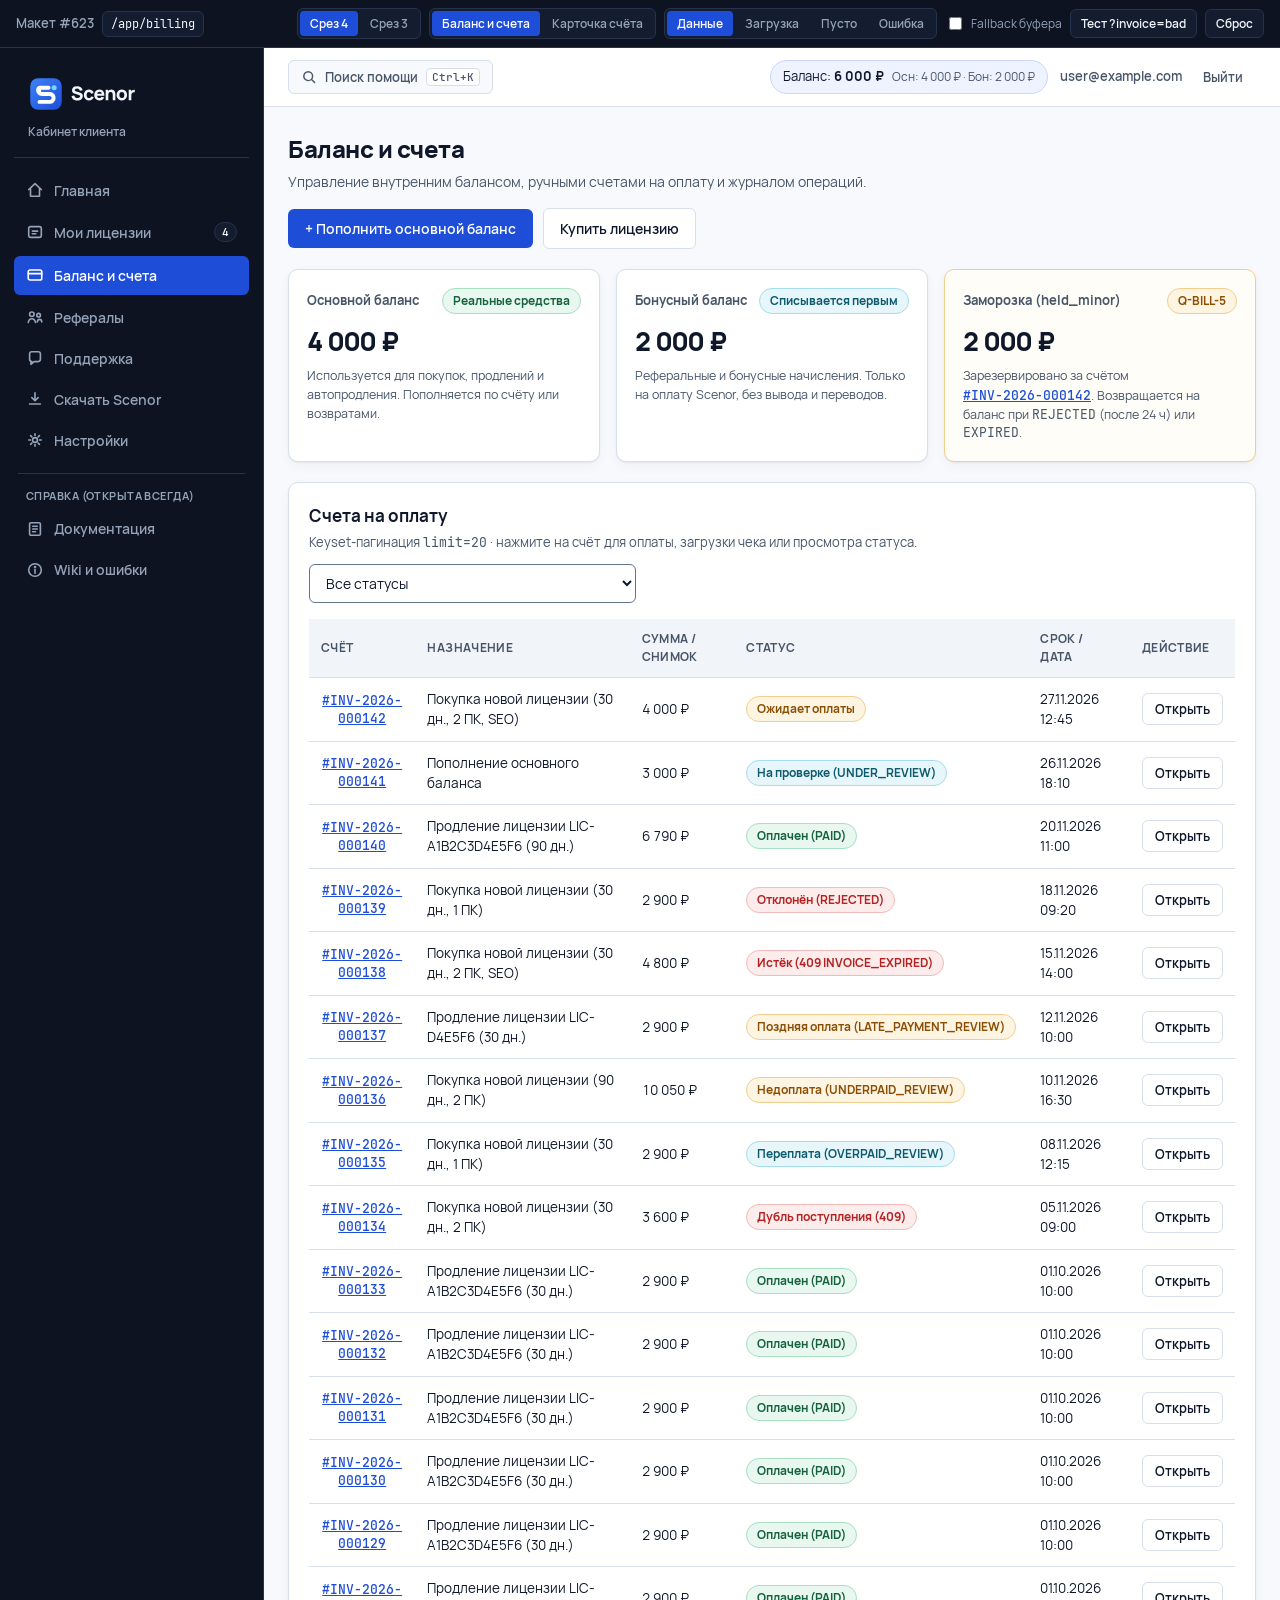
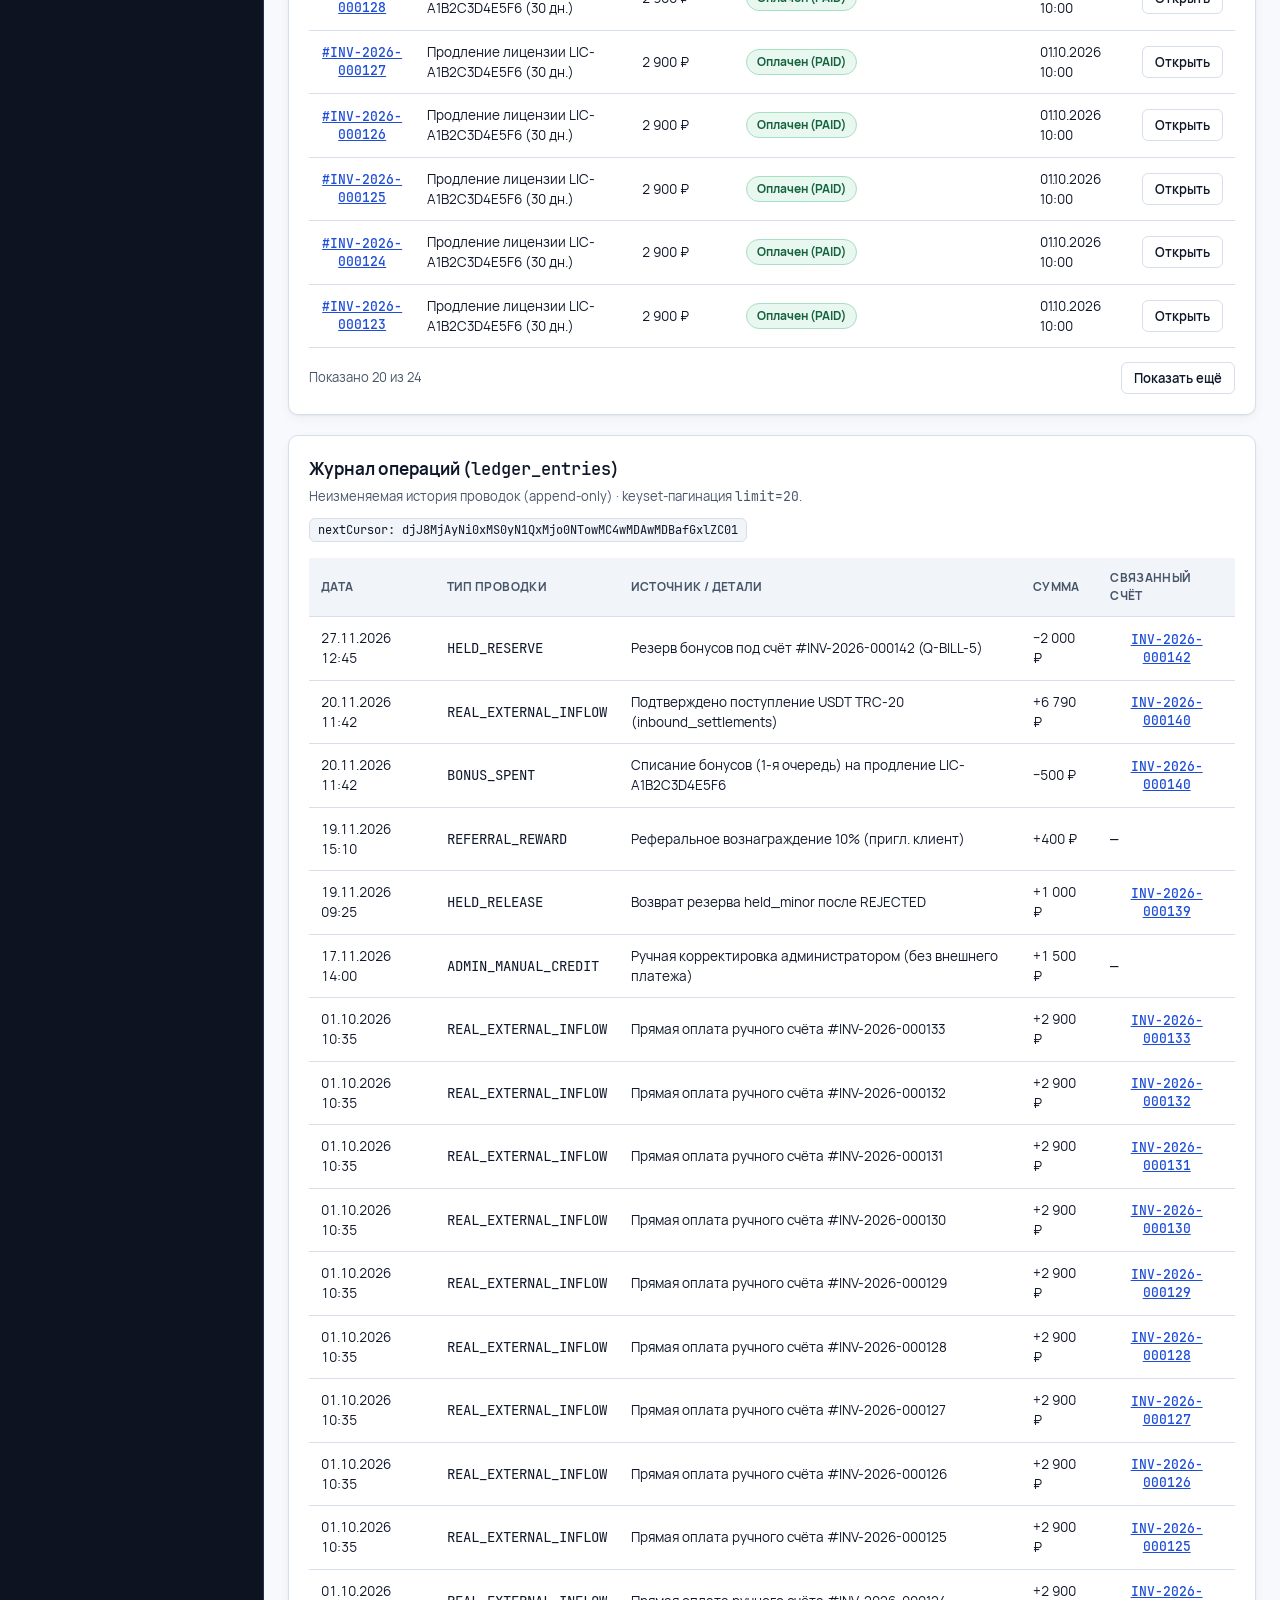
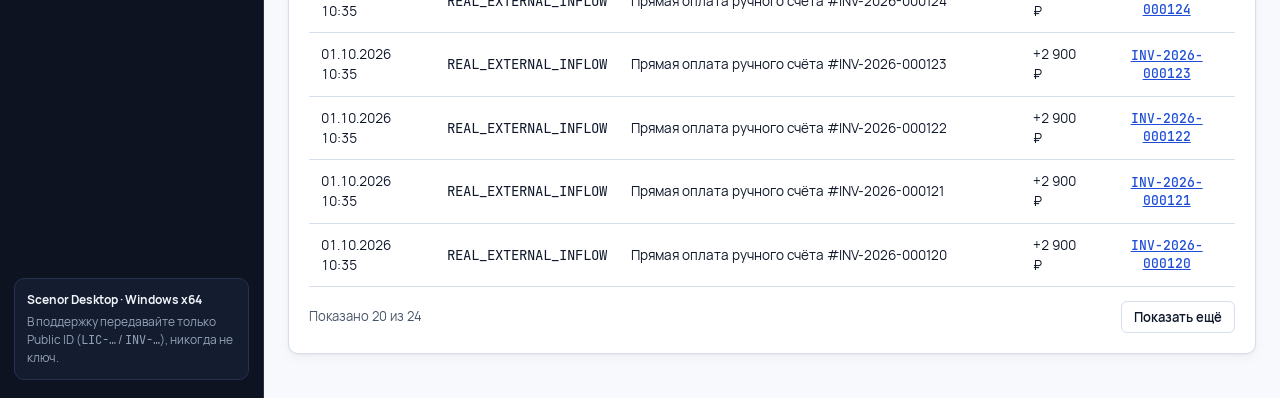
<file: billing/index.html>
<!doctype html>
<html lang="ru">
<head>
  <meta charset="utf-8">
  <meta name="viewport" content="width=device-width, initial-scale=1">
  <title>Баланс и счета — Кабинет Scenor</title>
  <link rel="icon" type="image/svg+xml" href="./assets/svg/direction-a-mark-compact-16.svg">
  <link rel="stylesheet" href="./styles.css">
</head>
<body>
  <a class="skip-link" href="#main-content">Перейти к основному содержимому</a>

  <!-- Панель управления демо-макетом (тёмная поверхность #0D1321: #94A3B8 без opacity и --focus-dark #38BDF8) -->
  <div class="demo-bar dark-surface" role="region" aria-label="Панель демонстрационных сценариев макета">
    <div class="demo-bar__inner">
      <div class="demo-bar__group">
        <span class="demo-bar__label">Макет #623</span>
        <code class="demo-bar__route" id="demo-route-display">/app/billing</code>
      </div>

      <div class="demo-bar__controls">
        <div class="demo-seg" role="group" aria-label="Срез поставки">
          <button type="button" class="demo-seg__btn" data-slice="4" aria-pressed="true">Срез 4</button>
          <button type="button" class="demo-seg__btn" data-slice="3" aria-pressed="false">Срез 3</button>
        </div>

        <div class="demo-seg" role="group" aria-label="Экран">
          <button type="button" class="demo-seg__btn" data-view="list" aria-pressed="true">Баланс и счета</button>
          <button type="button" class="demo-seg__btn" data-view="invoice" aria-pressed="false">Карточка счёта</button>
        </div>

        <label class="demo-select-wrap" for="demo-invoice-status-select" id="demo-invoice-status-wrap" hidden>
          <span class="demo-select-wrap__label">Статус счёта:</span>
          <select class="demo-select" id="demo-invoice-status-select" aria-label="Выбор статуса ручного счёта">
            <option value="AWAITING_PAYMENT">AWAITING_PAYMENT (Ожидает оплаты)</option>
            <option value="UNDER_REVIEW">UNDER_REVIEW (На проверке)</option>
            <option value="PAID">PAID (Оплачен)</option>
            <option value="REJECTED">REJECTED (Отклонён)</option>
            <option value="EXPIRED">EXPIRED / 409 INVOICE_EXPIRED</option>
            <option value="LATE_PAYMENT_REVIEW">LATE_PAYMENT_REVIEW (Поздняя оплата)</option>
            <option value="UNDERPAID_REVIEW">UNDERPAID_REVIEW (Недоплата)</option>
            <option value="OVERPAID_REVIEW">OVERPAID_REVIEW (Переплата)</option>
            <option value="DUPLICATE_PAYMENT_SETTLEMENT">DUPLICATE_PAYMENT_SETTLEMENT / DUPLICATE_PROOF_DETECTED</option>
          </select>
        </label>

        <div class="demo-seg" role="group" aria-label="Состояние матрицы" id="demo-state-group">
          <button type="button" class="demo-seg__btn" data-view-state="filled" aria-pressed="true">Данные</button>
          <button type="button" class="demo-seg__btn" data-view-state="loading" aria-pressed="false">Загрузка</button>
          <button type="button" class="demo-seg__btn" data-view-state="empty" aria-pressed="false">Пусто</button>
          <button type="button" class="demo-seg__btn" data-view-state="error" aria-pressed="false">Ошибка</button>
        </div>

        <label class="demo-toggle">
          <input type="checkbox" id="toggle-clipboard-fallback">
          <span>Fallback буфера</span>
        </label>

        <button type="button" class="demo-action-btn" id="btn-test-bad-invoice">Тест ?invoice=bad</button>
        <button type="button" class="demo-action-btn" id="btn-reset-demo">Сброс</button>
      </div>
    </div>
  </div>

  <!-- Мобильный оверлей меню -->
  <div class="sidebar-backdrop" id="sidebar-backdrop" hidden></div>

  <div class="app-shell">
    <!-- Боковая навигация (идентична #614 / #619, тёмная поверхность #0D1321, Направление A Cobalt Flow) -->
    <aside class="sidebar dark-surface" id="app-sidebar" aria-label="Навигация кабинета">
      <div class="sidebar__brand">
        <a href="../licenses/index.html" class="brand-lockup-link" id="brand-home-link" aria-label="Scenor — переход к списку лицензий">
          <img
            src="./assets/svg/direction-a-lockup-dark-outlined.svg"
            alt="Scenor"
            class="brand-lockup-img"
            width="135"
            height="36"
          >
        </a>
        <div class="sidebar__brand-meta">
          <span class="sidebar__subtitle">Кабинет клиента</span>
          <button type="button" class="sidebar__close-btn" id="btn-close-sidebar" aria-label="Закрыть меню">✕</button>
        </div>
      </div>

      <nav class="sidebar__nav" aria-label="Разделы кабинета">
        <ul class="nav-list">
          <li>
            <button type="button" class="nav-item" data-nav-route="/app">
              <span class="nav-item__icon" aria-hidden="true">
                <svg viewBox="0 0 20 20" width="18" height="18" fill="none" stroke="currentColor" stroke-width="1.8" stroke-linecap="round" stroke-linejoin="round"><path d="M3 9.5L10 3l7 6.5"/><path d="M5 8.5V17h10V8.5"/></svg>
              </span>
              <span>Главная</span>
            </button>
          </li>
          <li>
            <a class="nav-item" href="../licenses/index.html" id="nav-licenses">
              <span class="nav-item__icon" aria-hidden="true">
                <svg viewBox="0 0 20 20" width="18" height="18" fill="none" stroke="currentColor" stroke-width="1.8" stroke-linecap="round" stroke-linejoin="round"><rect x="3" y="4" width="14" height="12" rx="2"/><path d="M7 9h6M7 12h4"/></svg>
              </span>
              <span>Мои лицензии</span>
              <span class="nav-item__badge">4</span>
            </a>
          </li>
          <li id="nav-item-billing">
            <a class="nav-item nav-item--active" href="./index.html" aria-current="page" id="nav-billing">
              <span class="nav-item__icon" aria-hidden="true">
                <svg viewBox="0 0 20 20" width="18" height="18" fill="none" stroke="currentColor" stroke-width="1.8" stroke-linecap="round" stroke-linejoin="round"><rect x="2.5" y="4.5" width="15" height="11" rx="2"/><path d="M2.5 8.5h15"/></svg>
              </span>
              <span id="nav-billing-label">Баланс и счета</span>
            </a>
          </li>
          <li id="nav-item-referrals">
            <button type="button" class="nav-item" data-nav-route="/app/referrals">
              <span class="nav-item__icon" aria-hidden="true">
                <svg viewBox="0 0 20 20" width="18" height="18" fill="none" stroke="currentColor" stroke-width="1.8" stroke-linecap="round" stroke-linejoin="round"><circle cx="6.5" cy="7" r="2.5"/><circle cx="14" cy="8" r="2"/><path d="M2.5 16c.5-2.5 2-4 4-4s3.5 1.5 4 4"/><path d="M12.5 15.5c.3-1.7 1.3-2.8 2.8-2.8 1.2 0 2 .8 2.2 2.8"/></svg>
              </span>
              <span>Рефералы</span>
            </button>
          </li>
          <li>
            <button type="button" class="nav-item" data-nav-route="/app/support">
              <span class="nav-item__icon" aria-hidden="true">
                <svg viewBox="0 0 20 20" width="18" height="18" fill="none" stroke="currentColor" stroke-width="1.8" stroke-linecap="round" stroke-linejoin="round"><path d="M4 5.5A2.5 2.5 0 0 1 6.5 3h7A2.5 2.5 0 0 1 16 5.5v6a2.5 2.5 0 0 1-2.5 2.5H9l-3.5 3v-3H6.5A2.5 2.5 0 0 1 4 11.5v-6z"/></svg>
              </span>
              <span>Поддержка</span>
            </button>
          </li>
          <li>
            <button type="button" class="nav-item" data-nav-route="/app/downloads">
              <span class="nav-item__icon" aria-hidden="true">
                <svg viewBox="0 0 20 20" width="18" height="18" fill="none" stroke="currentColor" stroke-width="1.8" stroke-linecap="round" stroke-linejoin="round"><path d="M10 3v9m0 0l-3.5-3.5M10 12l3.5-3.5"/><path d="M4 15.5h12"/></svg>
              </span>
              <span>Скачать Scenor</span>
            </button>
          </li>
          <li>
            <button type="button" class="nav-item" data-nav-route="/app/settings">
              <span class="nav-item__icon" aria-hidden="true">
                <svg viewBox="0 0 20 20" width="18" height="18" fill="none" stroke="currentColor" stroke-width="1.8" stroke-linecap="round" stroke-linejoin="round"><circle cx="10" cy="10" r="2.7"/><path d="M10 3v2m0 10v2M3 10h2m10 0h2m-2.1-4.9-1.4 1.4M6.5 13.5l-1.4 1.4m0-9.8 1.4 1.4m7 7 1.4 1.4"/></svg>
              </span>
              <span>Настройки</span>
            </button>
          </li>
        </ul>

        <div class="sidebar__divider" role="separator"></div>
        <div class="sidebar__section-title">Справка (открыта всегда)</div>

        <ul class="nav-list">
          <li>
            <button type="button" class="nav-item" data-nav-route="/docs">
              <span class="nav-item__icon" aria-hidden="true">
                <svg viewBox="0 0 20 20" width="18" height="18" fill="none" stroke="currentColor" stroke-width="1.8" stroke-linecap="round" stroke-linejoin="round"><path d="M4 4.5A1.5 1.5 0 0 1 5.5 3h9A1.5 1.5 0 0 1 16 4.5v11a1.5 1.5 0 0 1-1.5 1.5h-9A1.5 1.5 0 0 1 4 15.5v-11z"/><path d="M7.5 7h5M7.5 10h5M7.5 13h3"/></svg>
              </span>
              <span>Документация</span>
            </button>
          </li>
          <li>
            <button type="button" class="nav-item" data-nav-route="/wiki">
              <span class="nav-item__icon" aria-hidden="true">
                <svg viewBox="0 0 20 20" width="18" height="18" fill="none" stroke="currentColor" stroke-width="1.8" stroke-linecap="round" stroke-linejoin="round"><circle cx="10" cy="10" r="7"/><path d="M10 9.5v4"/><circle cx="10" cy="6.8" r="0.6" fill="currentColor"/></svg>
              </span>
              <span>Wiki и ошибки</span>
            </button>
          </li>
        </ul>
      </nav>

      <div class="sidebar__footer">
        <div class="sidebar__footer-title">Scenor Desktop · Windows x64</div>
        <div class="sidebar__footer-note">В поддержку передавайте только Public ID (<span class="mono">LIC-…</span> / <span class="mono">INV-…</span>), никогда не ключ.</div>
      </div>
    </aside>

    <!-- Правая рабочая область -->
    <div class="app-main-wrap">
      <!-- Верхняя панель кабинета -->
      <header class="topbar">
        <div class="topbar__left">
          <button type="button" class="topbar__menu-btn" id="btn-open-sidebar" aria-label="Открыть навигацию" aria-controls="app-sidebar" aria-expanded="false">
            <svg viewBox="0 0 20 20" width="20" height="20" fill="none" stroke="currentColor" stroke-width="2" stroke-linecap="round"><path d="M3 5h14M3 10h14M3 15h14"/></svg>
          </button>

          <a href="../licenses/index.html" class="topbar__mobile-brand" aria-label="Scenor">
            <img src="./assets/svg/direction-a-lockup-light-outlined.svg" alt="Scenor" width="108" height="28">
          </a>

          <button type="button" class="help-search-btn" id="btn-open-help-search" aria-label="Поиск помощи, сочетание клавиш Ctrl+K">
            <svg viewBox="0 0 20 20" width="16" height="16" fill="none" stroke="currentColor" stroke-width="1.8" stroke-linecap="round"><circle cx="9" cy="9" r="5.5"/><path d="M13.5 13.5 17 17"/></svg>
            <span class="help-search-btn__text">Поиск помощи</span>
            <kbd class="kbd-hint">Ctrl+K</kbd>
          </button>
        </div>

        <div class="topbar__right">
          <a href="./index.html" class="balance-pill" id="header-balance-pill" title="Перейти в Баланс и счета">
            <span class="balance-pill__main">Баланс: <strong id="header-balance-total">6 000 ₽</strong></span>
            <span class="balance-pill__split" id="header-balance-split">Осн: 4 000 ₽ · Бон: 2 000 ₽</span>
          </a>

          <div class="user-box">
            <span class="user-box__email">user@example.com</span>
            <button type="button" class="btn btn--ghost btn--sm" id="btn-logout">Выйти</button>
          </div>
        </div>
      </header>

      <!-- Основное содержимое -->
      <main class="main-content" id="main-content" tabindex="-1">
        <!-- Глобальный алерт неизвестного / malformed / XSS ?invoice= (строго через textContent) -->
        <div class="alert alert--error" id="global-invoice-alert" role="alert" hidden>
          <div class="alert__content">
            <strong class="alert__title" id="global-invoice-alert-title">Счёт не найден</strong>
            <p class="alert__text" id="global-invoice-alert-text"></p>
          </div>
          <div class="alert__actions">
            <button type="button" class="btn btn--secondary btn--sm" id="btn-dismiss-invoice-alert">Вернуться к списку счетов</button>
          </div>
        </div>

        <!-- Информационный баннер Среза 3 -->
        <div class="slice-banner" id="slice3-banner" hidden>
          <strong>Режим Среза 3 (R1-Dev):</strong> внутренний баланс, бонусы и автопродление ещё не введены — оплата выполняется прямым ручным счётом строго за конкретный заказ.
        </div>

        <!-- ==================== ЭКРАН 1: БАЛАНС И СЧЕТА (/app/billing) ==================== -->
        <section id="view-billing-list" aria-labelledby="billing-page-heading">
          <header class="page-header">
            <div class="page-header__title-wrap">
              <h1 class="page-title" id="billing-page-heading">Баланс и счета</h1>
              <p class="page-subtitle" id="billing-page-subtitle">Управление внутренним балансом, ручными счетами на оплату и журналом операций.</p>
            </div>
            <div class="page-header__actions">
              <button type="button" class="btn btn--primary" id="btn-open-topup">+ Пополнить основной баланс</button>
              <a href="../checkout/index.html?cfg=30d-2pc-seo1" class="btn btn--secondary" id="btn-buy-license-link">Купить лицензию</a>
            </div>
          </header>

          <!-- Карточки балансов (только Срез 4; в Срезе 3 полностью скрыты) -->
          <section class="balance-cards-grid" id="slice4-balances-section" aria-label="Состояние внутреннего баланса">
            <article class="card balance-card">
              <div class="balance-card__head">
                <span class="balance-card__label">Основной баланс</span>
                <span class="status-badge status-badge--active">Реальные средства</span>
              </div>
              <div class="balance-card__value tabular" id="card-main-balance">4 000 ₽</div>
              <p class="balance-card__hint">Используется для покупок, продлений и автопродления. Пополняется по счёту или возвратами.</p>
            </article>

            <article class="card balance-card">
              <div class="balance-card__head">
                <span class="balance-card__label">Бонусный баланс</span>
                <span class="status-badge status-badge--info">Списывается первым</span>
              </div>
              <div class="balance-card__value tabular" id="card-bonus-balance">2 000 ₽</div>
              <p class="balance-card__hint">Реферальные и бонусные начисления. Только на оплату Scenor, без вывода и переводов.</p>
            </article>

            <article class="card balance-card balance-card--held" id="card-held-balance">
              <div class="balance-card__head">
                <span class="balance-card__label">Заморозка (held_minor)</span>
                <span class="status-badge status-badge--warn">Q-BILL-5</span>
              </div>
              <div class="balance-card__value tabular" id="card-held-value">2 000 ₽</div>
              <p class="balance-card__hint" id="card-held-hint">
                Зарезервировано за счётом <button type="button" class="inline-link mono" id="btn-open-held-invoice">#INV-2026-000142</button>. Возвращается на баланс при <span class="mono">REJECTED</span> (после 24 ч) или <span class="mono">EXPIRED</span>.
              </p>
            </article>
          </section>

          <!-- Состояния матрицы: loading / empty / error -->
          <div id="state-loading" class="skeleton-wrap" hidden aria-label="Загрузка счетов и операций">
            <div class="skeleton-card">
              <div class="skeleton-line skeleton-line--title"></div>
              <div class="skeleton-line"></div>
              <div class="skeleton-line skeleton-line--short"></div>
            </div>
            <div class="skeleton-card">
              <div class="skeleton-line skeleton-line--title"></div>
              <div class="skeleton-line"></div>
              <div class="skeleton-line skeleton-line--short"></div>
            </div>
          </div>

          <div id="state-empty" class="empty-state card" hidden>
            <h2 class="empty-state__title">Активных счетов нет</h2>
            <p class="empty-state__text" id="empty-state-desc">Вы ещё не выставляли ручных счетов. Выберите тариф или пополните основной баланс.</p>
            <div class="empty-state__actions">
              <a href="../checkout/index.html?cfg=30d-2pc-seo1" class="btn btn--primary">Купить лицензию</a>
              <button type="button" class="btn btn--secondary" id="btn-empty-topup">Пополнить баланс</button>
            </div>
          </div>

          <div id="state-error" class="alert alert--error" role="alert" hidden>
            <div class="alert__content">
              <strong class="alert__title">Не удалось загрузить данные биллинга</strong>
              <p class="alert__text">Сервер временно недоступен или вернул ошибку при загрузке счетов и журнала операций. Повторите запрос.</p>
            </div>
            <div class="alert__actions">
              <button type="button" class="btn btn--primary btn--sm" id="btn-retry-load">Повторить</button>
            </div>
          </div>

          <!-- Заполненное состояние: Список счетов + Журнал ledger_entries -->
          <div id="billing-filled-content">
            <!-- Счета на оплату -->
            <section class="card section-card" aria-labelledby="invoices-heading">
              <div class="section-card__head">
                <div>
                  <h2 class="section-title" id="invoices-heading">Счета на оплату</h2>
                  <p class="section-subtitle">Keyset-пагинация <span class="mono">limit=20</span> · нажмите на счёт для оплаты, загрузки чека или просмотра статуса.</p>
                </div>
                <div class="filter-bar">
                  <label class="sr-only" for="invoice-status-filter">Фильтр счетов по статусу</label>
                  <select id="invoice-status-filter" class="select-input">
                    <option value="ALL">Все статусы</option>
                    <option value="AWAITING_PAYMENT">Ожидает оплаты (AWAITING_PAYMENT)</option>
                    <option value="UNDER_REVIEW">На проверке (UNDER_REVIEW)</option>
                    <option value="PAID">Оплачен (PAID)</option>
                    <option value="REJECTED">Отклонён (REJECTED)</option>
                    <option value="EXPIRED">Истёк (EXPIRED)</option>
                    <option value="LATE_PAYMENT_REVIEW">Поздняя оплата (LATE_PAYMENT_REVIEW)</option>
                    <option value="UNDERPAID_REVIEW">Недоплата (UNDERPAID_REVIEW)</option>
                    <option value="OVERPAID_REVIEW">Переплата (OVERPAID_REVIEW)</option>
                    <option value="DUPLICATE_PAYMENT_SETTLEMENT">Дубль поступления (409)</option>
                  </select>
                </div>
              </div>

              <div class="table-wrap">
                <table class="data-table" aria-label="Список ручных счетов">
                  <thead>
                    <tr>
                      <th>Счёт</th>
                      <th>Назначение</th>
                      <th>Сумма / Снимок</th>
                      <th>Статус</th>
                      <th>Срок / Дата</th>
                      <th class="th-actions">Действие</th>
                    </tr>
                  </thead>
                  <tbody id="invoices-tbody"></tbody>
                </table>
              </div>

              <div class="pagination-bar" id="invoices-pagination">
                <span class="pagination-info" id="invoices-pagination-info">Показано 20 из 24</span>
                <button type="button" class="btn btn--secondary btn--sm" id="btn-load-more-invoices">Показать ещё</button>
              </div>
            </section>

            <!-- Журнал операций (ledger_entries) -->
            <section class="card section-card" aria-labelledby="ledger-heading">
              <div class="section-card__head">
                <div>
                  <h2 class="section-title" id="ledger-heading">Журнал операций (<span class="mono">ledger_entries</span>)</h2>
                  <p class="section-subtitle">Неизменяемая история проводок (append-only) · keyset-пагинация <span class="mono">limit=20</span>.</p>
                </div>
                <span class="meta-chip mono" id="ledger-cursor-chip">cursor: v2|…</span>
              </div>

              <div class="table-wrap">
                <table class="data-table" aria-label="Журнал финансовых операций">
                  <thead>
                    <tr>
                      <th>Дата</th>
                      <th>Тип проводки</th>
                      <th>Источник / Детали</th>
                      <th>Сумма</th>
                      <th>Связанный счёт</th>
                    </tr>
                  </thead>
                  <tbody id="ledger-tbody"></tbody>
                </table>
              </div>

              <div class="pagination-bar" id="ledger-pagination">
                <span class="pagination-info" id="ledger-pagination-info">Показано 20 из 24</span>
                <button type="button" class="btn btn--secondary btn--sm" id="btn-load-more-ledger">Показать ещё</button>
              </div>
            </section>
          </div>
        </section>

        <!-- ==================== ЭКРАН 2: КАРТОЧКА РУЧНОГО СЧЁТА (/app/billing/invoices/[id]) ==================== -->
        <section id="view-invoice-detail" aria-labelledby="invoice-detail-heading" hidden>
          <nav class="back-nav" aria-label="Возврат к разделу счетов">
            <button type="button" class="back-link" id="btn-back-to-billing">
              <span aria-hidden="true">←</span>
              <span id="back-to-billing-text">Баланс и счета</span>
            </button>
            <span class="back-nav__route mono" id="invoice-route-chip">/app/billing/invoices/INV-2026-000142</span>
          </nav>

          <header class="page-header">
            <div class="page-header__title-wrap">
              <div class="page-header__heading-row">
                <h1 class="page-title" id="invoice-detail-heading">Счёт #INV-2026-000142</h1>
                <span class="status-badge status-badge--warn" id="invoice-status-badge">Ожидает оплаты</span>
              </div>
              <div class="page-header__meta">
                <span id="invoice-purpose-text">Назначение: Покупка новой лицензии</span>
                <span class="meta-sep" aria-hidden="true">·</span>
                <span id="invoice-timer-text">Действует до: 28.11.2026 15:00 (осталось 22 ч 15 мин)</span>
              </div>
            </div>
            <div class="page-header__actions">
              <button type="button" class="btn btn--secondary btn--sm" id="btn-sim-catalog-bump" title="Демо: увеличить цену тарифа в каталоге на 20%">Цена тарифа +20%</button>
              <button type="button" class="btn btn--secondary btn--sm" id="btn-sim-timer-expire" title="Демо: смоделировать истечение таймера 24 ч">Таймер 24 ч истёк</button>
            </div>
          </header>

          <!-- Баннер статуса / конфликта / фиксации цены -->
          <div class="alert" id="invoice-status-banner" role="status" hidden>
            <div class="alert__content">
              <strong class="alert__title" id="invoice-status-banner-title"></strong>
              <p class="alert__text" id="invoice-status-banner-text"></p>
            </div>
            <div class="alert__actions" id="invoice-status-banner-actions"></div>
          </div>

          <!-- Пометка о фиксации price_snapshot -->
          <div class="snapshot-note" id="invoice-snapshot-note">
            <strong>Фиксация <span class="mono">price_snapshot</span> (<span class="mono">Q-BILL-1</span>):</strong> цена, валюта, состав заказа и условия лицензии зафиксированы при выставлении счёта. При подаче подтверждения в срок условия сохраняются до решения администратора.
          </div>

          <!-- Предупреждение автопродления при пополнении баланса (Срез 4) -->
          <div class="alert alert--warn" id="invoice-topup-autorenew-warn" role="note" hidden>
            <div class="alert__content">
              <strong class="alert__title">Предупреждение об автопродлении (Срез 4)</strong>
              <p class="alert__text">После зачисления на баланс будут автоматически продлены просроченные лицензии с включённым автопродлением: <span class="mono">LIC-G7H8J9</span> (3 000 ₽). Итого к автосписанию: <strong>3 000 ₽</strong>.</p>
            </div>
          </div>

          <div class="invoice-grid">
            <!-- Левая колонка: Состав + Реквизиты -->
            <div class="invoice-col">
              <!-- Зафиксированный состав и расчёт -->
              <section class="card section-card" aria-labelledby="snapshot-heading">
                <div class="section-card__head">
                  <h2 class="section-title" id="snapshot-heading">Зафиксированный состав и расчёт</h2>
                  <span class="meta-chip mono" id="invoice-payment-code">Код: PGF-2026-0142</span>
                </div>
                <div class="kv-list" id="invoice-breakdown-list"></div>
                <div class="total-box">
                  <div>
                    <div class="total-box__label">ИТОГО К ОПЛАТЕ</div>
                    <div class="total-box__note" id="invoice-direct-note">Прямая оплата заказа — не перехватывается автопродлением других лицензий.</div>
                  </div>
                  <div class="total-box__amount tabular" id="invoice-total-amount">4 000 ₽</div>
                </div>
              </section>

              <!-- Реквизиты и копирование -->
              <section class="card section-card" aria-labelledby="requisites-heading">
                <div class="section-card__head">
                  <h2 class="section-title" id="requisites-heading">Реквизиты для оплаты</h2>
                  <select id="invoice-channel-switch" class="select-input select-input--sm" aria-label="Способ оплаты">
                    <option value="usdt_trc20">USDT (TRC-20)</option>
                    <option value="bank_rub">Банковский перевод (RUB)</option>
                  </select>
                </div>

                <div class="req-box">
                  <div class="req-box__label" id="req-label">Адрес кошелька USDT (сеть TRC-20)</div>
                  <div class="req-box__row">
                    <code class="req-box__value mono" id="req-value">TScenorDemoWallet7x9K2mP4qR8vN3wJ1</code>
                    <button type="button" class="btn btn--secondary btn--sm" id="btn-copy-req">Копировать</button>
                  </div>
                  <div class="req-box__meta" id="req-meta">Сумма перевода: 4 000 ₽ (или экв. 42.50 USDT) · Комиссия: по условиям сети</div>
                </div>

                <!-- Fallback буфера обмена (когда Clipboard API недоступен) -->
                <div class="clipboard-fallback" id="clipboard-fallback-box" hidden>
                  <label for="clipboard-fallback-input" class="clipboard-fallback__label">Буфер обмена недоступен — скопируйте вручную (<kbd>Ctrl+C</kbd>):</label>
                  <input type="text" readonly id="clipboard-fallback-input" class="text-input mono">
                </div>
              </section>
            </div>

            <!-- Правая колонка: Шаг 2 (подтверждение) + Демо-решения админа -->
            <div class="invoice-col">
              <section class="card section-card" aria-labelledby="proof-heading" id="proof-submission-card">
                <div class="section-card__head">
                  <h2 class="section-title" id="proof-heading">Шаг 2. Подтвердите перевод</h2>
                </div>
                <p class="proof-hint">
                  Скриншот и хэш сами по себе не зачисляют средства — платёж проверяет администратор после сверки фактического поступления.
                </p>

                <form id="proof-form" novalidate>
                  <div class="form-field">
                    <label for="proof-tx-input" class="form-label">Хэш транзакции / номер перевода</label>
                    <input
                      type="text"
                      id="proof-tx-input"
                      class="text-input mono"
                      placeholder="Например: 0x9a4f...c812 или номер квитанции"
                      autocomplete="off"
                    >
                  </div>

                  <div class="form-field">
                    <label for="proof-file-input" class="form-label">Скриншот / квитанция (PNG, JPG, PDF, до 10 МБ)</label>
                    <input
                      type="file"
                      id="proof-file-input"
                      class="file-input"
                      accept=".png,.jpg,.jpeg,.pdf,image/png,image/jpeg,application/pdf"
                    >
                    <div class="file-meta" id="proof-file-meta" hidden>
                      <div>Файл: <strong id="proof-file-name"></strong> (<span id="proof-file-size"></span>)</div>
                      <div>SHA-256: <code class="mono" id="proof-file-sha"></code></div>
                    </div>
                  </div>

                  <div class="alert alert--error" id="proof-form-error" role="alert" hidden>
                    <p class="alert__text" id="proof-form-error-text"></p>
                  </div>

                  <div class="proof-actions">
                    <button type="submit" class="btn btn--primary btn--full" id="btn-submit-proof">
                      Отправить на проверку администратору
                    </button>
                  </div>
                  <div class="idempotency-note mono" id="proof-idempotency-note">idempotencyKey: —</div>
                </form>

                <!-- Поданные данные (когда статус UNDER_REVIEW и далее) -->
                <div class="submitted-proof-box" id="submitted-proof-box" hidden>
                  <h3 class="submitted-proof-box__title">Отправленное подтверждение</h3>
                  <div class="kv-list" id="submitted-proof-kv"></div>
                </div>
              </section>

              <!-- Демо-блок действий администратора (для проверки переходов) -->
              <section class="card section-card demo-admin-card" aria-labelledby="demo-admin-heading">
                <h2 class="section-title" id="demo-admin-heading">Демо: решение администратора</h2>
                <p class="proof-hint">В рабочей системе подтверждение выполняется только в <span class="mono">/admin/billing/invoices/[id]</span> с 1-к-1 привязкой <span class="mono">inbound_settlements</span>.</p>
                <div class="demo-admin-actions">
                  <button type="button" class="btn btn--secondary btn--sm" id="btn-admin-approve">Подтвердить (PAID)</button>
                  <button type="button" class="btn btn--secondary btn--sm" id="btn-admin-reject">Отклонить (REJECTED)</button>
                </div>
              </section>
            </div>
          </div>
        </section>
      </main>
    </div>
  </div>

  <!-- Модальное окно: Пополнение основного баланса (Срез 4) -->
  <div class="modal-backdrop" id="topup-modal-backdrop" hidden>
    <div class="modal" role="dialog" aria-modal="true" aria-labelledby="topup-modal-title">
      <div class="modal__head">
        <h2 class="modal__title" id="topup-modal-title">Пополнение основного баланса</h2>
        <button type="button" class="modal__close" id="btn-close-topup" aria-label="Закрыть">✕</button>
      </div>
      <form id="topup-form" novalidate>
        <div class="modal__body">
          <div class="alert alert--warn" role="note">
            <div class="alert__content">
              <strong class="alert__title">Автопродление просроченных лицензий</strong>
              <p class="alert__text">После зачисления на баланс будут автоматически продлены просроченные лицензии с включённым автопродлением: <span class="mono">LIC-G7H8J9</span> (3 000 ₽). Итого: <strong>3 000 ₽</strong>.</p>
            </div>
          </div>

          <div class="form-field">
            <label for="topup-amount-input" class="form-label">Сумма пополнения (₽)</label>
            <input type="number" id="topup-amount-input" class="text-input tabular" value="3000" min="500" step="100">
          </div>

          <div class="form-field">
            <label for="topup-channel-select" class="form-label">Способ оплаты</label>
            <select id="topup-channel-select" class="select-input">
              <option value="usdt_trc20">Криптовалюта USDT (сеть TRC-20)</option>
              <option value="bank_rub">Банковский перевод (СБП / карта, RUB)</option>
            </select>
          </div>
        </div>
        <div class="modal__foot">
          <button type="button" class="btn btn--ghost" id="btn-cancel-topup">Отмена</button>
          <button type="submit" class="btn btn--primary" id="btn-create-topup-invoice">Выставить счёт на пополнение</button>
        </div>
      </form>
    </div>
  </div>

  <!-- Модальное окно: Поиск помощи (Ctrl+K) -->
  <div class="modal-backdrop" id="help-modal-backdrop" hidden>
    <div class="modal" role="dialog" aria-modal="true" aria-labelledby="help-modal-title">
      <div class="modal__head">
        <h2 class="modal__title" id="help-modal-title">Поиск по Документации и Wiki</h2>
        <button type="button" class="modal__close" id="btn-close-help" aria-label="Закрыть">✕</button>
      </div>
      <div class="modal__body">
        <input type="search" id="help-search-input" class="text-input" placeholder="Например: оплата счёта, EXPIRED, дубль чека…">
        <ul class="help-results" id="help-results-list">
          <li><strong>/wiki/manual-invoice</strong> — Оплата ручного счёта, таймер 24 ч и фиксация цены (Q-BILL-1)</li>
          <li><strong>/wiki/held-balance</strong> — Заморозка средств held_minor и возврат при отказе (Q-BILL-5)</li>
          <li><strong>/docs/autorenewal</strong> — Автопродление при пополнении баланса (Срез 4)</li>
        </ul>
      </div>
    </div>
  </div>

  <!-- Тост уведомлений -->
  <div class="toast" id="toast" role="status" aria-live="polite" hidden></div>

  <script src="./app.js"></script>
</body>
</html>
</file>
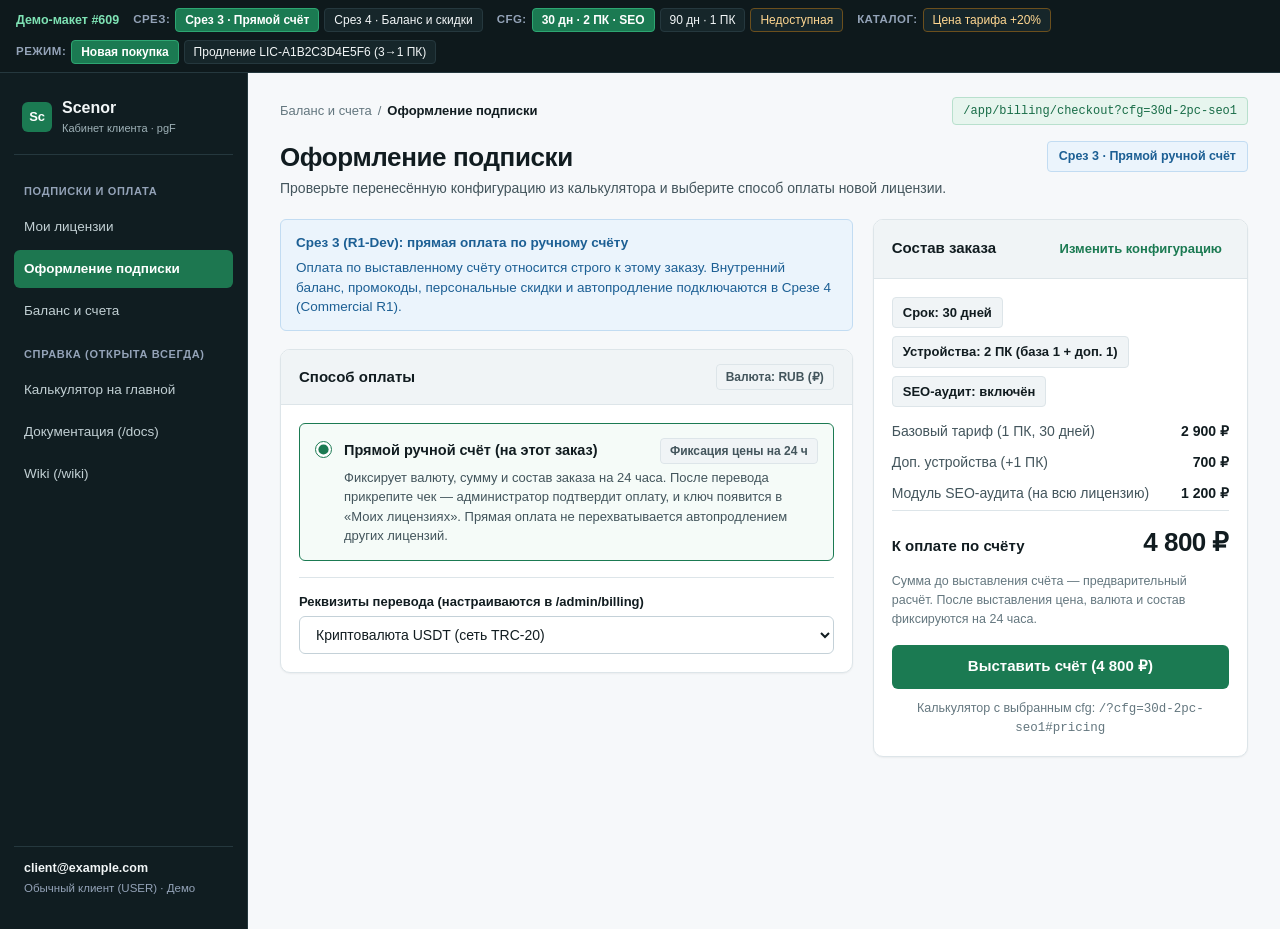
<file: checkout/index.html>
<!DOCTYPE html>
<html lang="ru">
<head>
  <meta charset="UTF-8">
  <meta name="viewport" content="width=device-width, initial-scale=1.0">
  <title>Scenor — Оформление подписки (Макет #609)</title>
  <link rel="stylesheet" href="styles.css">
</head>
<body>
  <a class="skip-link" href="#main-content">Перейти к основному содержимому</a>

  <!-- Top Demo Controls Bar (for K1–K4 interactive verification) -->
  <div class="demo-bar" role="region" aria-label="Панель демонстрационных сценариев макета">
    <div class="demo-bar__inner">
      <span class="demo-bar__title">Демо-макет #609</span>

      <div class="demo-bar__group" role="group" aria-label="Срез реализации">
        <span class="demo-bar__label">Срез:</span>
        <button type="button" class="demo-chip" id="demo-slice-3" data-action="set-slice" data-value="3" aria-pressed="true">Срез 3 · Прямой счёт</button>
        <button type="button" class="demo-chip" id="demo-slice-4" data-action="set-slice" data-value="4" aria-pressed="false">Срез 4 · Баланс и скидки</button>
      </div>

      <div class="demo-bar__group" role="group" aria-label="Конфигурация из #604">
        <span class="demo-bar__label">cfg:</span>
        <button type="button" class="demo-chip" id="demo-cfg-1" data-action="set-cfg" data-value="30d-2pc-seo1" aria-pressed="true">30 дн · 2 ПК · SEO</button>
        <button type="button" class="demo-chip" id="demo-cfg-2" data-action="set-cfg" data-value="90d-1pc-seo0" aria-pressed="false">90 дн · 1 ПК</button>
        <button type="button" class="demo-chip demo-chip--warn" id="demo-cfg-bad" data-action="set-cfg" data-value="unavailable-seo" aria-pressed="false">Недоступная</button>
      </div>

      <div class="demo-bar__group" id="demo-balance-group" role="group" aria-label="Состояние баланса (Срез 4)">
        <span class="demo-bar__label">Баланс:</span>
        <button type="button" class="demo-chip" id="demo-bal-ok" data-action="set-balance" data-value="sufficient" aria-pressed="true">Хватает (4 500 ₽)</button>
        <button type="button" class="demo-chip demo-chip--warn" id="demo-bal-low" data-action="set-balance" data-value="insufficient" aria-pressed="false">Не хватает (2 000 ₽)</button>
      </div>

      <div class="demo-bar__group" role="group" aria-label="Проверка изменения цены тарифа">
        <span class="demo-bar__label">Каталог:</span>
        <button type="button" class="demo-chip demo-chip--warn" id="demo-price-bump" data-action="toggle-price-bump" aria-pressed="false">Цена тарифа +20%</button>
      </div>

      <div class="demo-bar__group" role="group" aria-label="Режим оформления (#620)">
        <span class="demo-bar__label">Режим:</span>
        <button type="button" class="demo-chip" id="demo-mode-purchase" data-action="set-mode" data-value="purchase" aria-pressed="true">Новая покупка</button>
        <button type="button" class="demo-chip" id="demo-mode-renew" data-action="set-mode" data-value="renew" aria-pressed="false">Продление LIC-A1B2C3D4E5F6 (3→1 ПК)</button>
      </div>
    </div>
  </div>

  <!-- Mobile Cabinet Header (<= 1024px) -->
  <header class="mobile-header">
    <div class="mobile-header__brand">
      <span class="brand-mark" aria-hidden="true">Sc</span>
      <div>
        <span class="brand-name">Scenor</span>
        <span class="brand-sub">Кабинет клиента</span>
      </div>
    </div>
    <nav class="mobile-header__nav" aria-label="Навигация кабинета">
      <a class="mobile-nav-link" href="../landing/index.html#pricing" id="mobile-pricing-link">Тариф</a>
      <a class="mobile-nav-link" href="../licenses/index.html" id="mobile-licenses-link">Лицензии</a>
      <a class="mobile-nav-link" href="../billing/index.html" id="mobile-billing-link">Счета</a>
    </nav>
  </header>

  <div class="app-shell">
    <!-- Desktop Cabinet Sidebar (minimal context around checkout) -->
    <aside class="sidebar" aria-label="Навигация кабинета клиента">
      <div class="sidebar__brand">
        <span class="brand-mark" aria-hidden="true">Sc</span>
        <div>
          <span class="brand-name">Scenor</span>
          <span class="brand-sub">Кабинет клиента · pgF</span>
        </div>
      </div>

      <nav class="sidebar__nav">
        <span class="sidebar__section">Подписки и оплата</span>
        <a class="sidebar__link" href="../licenses/index.html" id="nav-licenses">Мои лицензии</a>
        <a class="sidebar__link sidebar__link--active" href="#checkout-anchor" id="nav-checkout" data-nav="checkout" aria-current="page">Оформление подписки</a>
        <a class="sidebar__link" href="../billing/index.html" id="nav-billing">Баланс и счета</a>

        <span class="sidebar__section">Справка (открыта всегда)</span>
        <a class="sidebar__link" href="../landing/index.html#pricing" id="nav-pricing">Калькулятор на главной</a>
        <a class="sidebar__link" href="#docs-anchor" data-route-preview="/docs">Документация (/docs)</a>
        <a class="sidebar__link" href="#wiki-anchor" data-route-preview="/wiki">Wiki (/wiki)</a>
      </nav>

      <div class="sidebar__account">
        <div class="sidebar__user-email">client@example.com</div>
        <div class="sidebar__user-role">Обычный клиент (USER) · Демо</div>
      </div>
    </aside>

    <!-- Main Workspace -->
    <main class="workspace" id="main-content" tabindex="-1">
      <div class="workspace-top">
        <nav class="breadcrumbs" aria-label="Хлебные крошки">
          <a href="../billing/index.html">Баланс и счета</a>
          <span aria-hidden="true">/</span>
          <span class="breadcrumbs__current" id="breadcrumb-current">Оформление подписки</span>
        </nav>
        <span class="route-pill" id="active-route-pill" title="Канонический маршрут в Panel V2">/app/billing/checkout?cfg=30d-2pc-seo1</span>
      </div>

      <div class="page-header">
        <div>
          <h1 class="page-title" id="page-title">Оформление подписки</h1>
          <p class="page-subtitle" id="page-subtitle">Проверьте перенесённую конфигурацию из калькулятора и выберите способ оплаты новой лицензии.</p>
        </div>
        <span class="slice-badge" id="slice-badge">Срез 3 · Прямой ручной счёт</span>
      </div>

      <noscript>
        <div class="alert alert--warn" style="margin-bottom: 16px;">
          <p class="alert__title">Для интерактивных сценариев макета требуется JavaScript</p>
          <p>В статическом режиме показан базовый состав заказа. Включите JavaScript, чтобы проверить переключение срезов, фиксацию счёта и оплату с баланса.</p>
        </div>
      </noscript>

      <!-- Live status announcer for screen readers -->
      <div id="sr-announcer" class="sr-only" aria-live="polite" aria-atomic="true"></div>

      <!-- ================================================================
           VIEW 1: CHECKOUT (/app/billing/checkout?cfg=...)
           ================================================================ -->
      <section id="view-checkout" aria-label="Экран оформления подписки">
        <!-- Unavailable Configuration Alert (shown when cfg is invalid/disabled) -->
        <div id="unavailable-alert" class="alert alert--err is-hidden" role="alert" style="margin-bottom: 18px;">
          <p class="alert__title" id="unavailable-title">Выбранная конфигурация недоступна</p>
          <p id="unavailable-text"></p>
          <div class="alert__actions">
            <button type="button" class="btn btn--primary btn--sm" id="unavailable-edit-btn">Изменить конфигурацию ниже</button>
            <button type="button" class="btn btn--secondary btn--sm" id="unavailable-reset-btn">Сбросить на доступную (30 дн · 2 ПК · без SEO)</button>
            <a id="unavailable-edit-link" class="btn btn--ghost btn--sm" href="../landing/index.html#pricing">Открыть калькулятор на главной</a>
          </div>
        </div>

        <!-- Catalog Price Changed Notice (before invoice is issued) -->
        <div id="checkout-price-bump-alert" class="alert alert--warn is-hidden" role="status" style="margin-bottom: 18px;">
          <p class="alert__title">Демо: цена тарифа в каталоге увеличена на 20%</p>
          <p id="checkout-price-bump-text">Счёт ещё не выставлен, поэтому предварительный расчёт ниже пересчитан по новой актуальной цене. После нажатия «Выставить счёт» сумма и состав будут зафиксированы на 24 часа.</p>
        </div>

        <!-- Unknown / XSS ?renew= or ?upgrade= Alert (strictly via textContent) -->
        <div id="renew-invalid-alert" class="alert alert--err is-hidden" role="alert" style="margin-bottom: 18px;">
          <p class="alert__title">Лицензия для продления / докупки не найдена</p>
          <p id="renew-invalid-text"></p>
        </div>

        <!-- Forbidden ?renew= / ?upgrade= for REVOKED / TRIAL / EXPIRED(upgrade) -->
        <div id="mode-forbidden-alert" class="alert alert--err is-hidden" role="alert" style="margin-bottom: 18px;">
          <p class="alert__title" id="mode-forbidden-title"></p>
          <p id="mode-forbidden-text"></p>
          <div class="alert__actions" id="mode-forbidden-actions"></div>
        </div>

        <div class="checkout-grid" id="checkout-grid">
          <!-- Left Column: Payment Options & Conditions -->
          <div class="checkout-col">
            <!-- Renew / Upgrade Target License Card (#620) -->
            <div id="renew-license-card" class="card is-hidden">
              <div class="card__head">
                <h2 class="card__title" id="renew-card-title">Продление лицензии</h2>
                <span class="badge badge--info mono" id="renew-license-id">LIC-A1B2C3D4E5F6</span>
              </div>
              <div class="card__body">
                <div class="kv-list" id="renew-license-kv"></div>
                <div style="margin-top: 12px;">
                  <a href="../devices/index.html?id=LIC-A1B2C3D4E5F6" class="btn btn--secondary btn--sm" id="renew-devices-link">Управление устройствами →</a>
                </div>
              </div>
            </div>

            <!-- Downgrade Device Selection Card (#620, Q-DEV-1) -->
            <div id="renew-downgrade-card" class="card is-hidden" role="region" aria-label="Выбор оставляемых устройств при снижении лимита">
              <div class="card__head">
                <h2 class="card__title">Снижение лимита устройств со следующего периода</h2>
                <span class="badge badge--warn tabular" id="renew-keep-counter">Выбрано: 1 из 1</span>
              </div>
              <div class="card__body">
                <div class="alert alert--warn" role="status" style="margin-bottom: 12px;">
                  <p class="alert__title" id="renew-downgrade-title">Граница периода: 25.12.2026</p>
                  <p id="renew-downgrade-desc">Со следующего периода лимит устройств уменьшится. Отметьте устройства, которые останутся привязанными; остальные отвяжутся автоматически на границе периода.</p>
                </div>
                <p class="form-hint" id="renew-quota-note" style="margin: 0 0 8px;">
                  Запланированная отвязка при снижении лимита не расходует обычную квоту «3 отвязки за 30 дней» (Q-DEV-1).
                </p>
                <div class="downgrade-list" id="renew-downgrade-list"></div>
                <p class="form-hint is-hidden" id="renew-downgrade-validation" role="alert" style="margin: 10px 0 0; color: var(--status-err-text);"></p>
              </div>
            </div>

            <!-- Slice 3 Notice -->
            <div id="slice3-info-box" class="alert alert--info">
              <p class="alert__title">Срез 3 (R1-Dev): прямая оплата по ручному счёту</p>
              <p>Оплата по выставленному счёту относится строго к этому заказу. Внутренний баланс, промокоды, персональные скидки и автопродление подключаются в Срезе 4 (Commercial R1).</p>
            </div>

            <!-- Slice 4 Balance & Discounts Card -->
            <div id="slice4-conditions-card" class="card is-hidden">
              <div class="card__head">
                <h2 class="card__title">Баланс, скидки и промокод (Срез 4)</h2>
                <span class="badge badge--ok">Персональная скидка 10%</span>
              </div>
              <div class="card__body">
                <div class="balance-grid" aria-label="Остатки внутреннего баланса">
                  <div class="balance-tile balance-tile--bonus">
                    <div class="balance-tile__label">Бонусный баланс (списывается первым)</div>
                    <div class="balance-tile__amount tabular" id="bonus-balance-val">500 ₽</div>
                  </div>
                  <div class="balance-tile">
                    <div class="balance-tile__label">Основной баланс</div>
                    <div class="balance-tile__amount tabular" id="main-balance-val">4 000 ₽</div>
                  </div>
                </div>
                <p class="form-hint" style="margin: 8px 0 14px;">
                  Доступно всего: <strong class="tabular" id="total-balance-val">4 500 ₽</strong>. При оплате с баланса или комбинированной оплате сначала списываются бонусные средства, затем основные.
                </p>

                <!-- Promo code for new license -->
                <div class="form-field" style="margin-bottom: 0;">
                  <label for="promo-input">Промокод для новой лицензии (не более одного, суммируется с персональной скидкой)</label>
                  <form id="promo-form" class="promo-form" novalidate>
                    <input type="text" id="promo-input" class="input" value="PGF500" placeholder="Например: PGF500 или START5" autocomplete="off">
                    <button type="submit" class="btn btn--secondary" id="promo-apply-btn">Применить</button>
                    <button type="button" class="btn btn--ghost" id="promo-clear-btn">Сбросить</button>
                  </form>
                  <div id="promo-status" class="form-hint" role="status" style="margin-top: 6px;"></div>
                </div>
              </div>
            </div>

            <!-- Payment Method Selection Card -->
            <div class="card">
              <div class="card__head">
                <h2 class="card__title">Способ оплаты</h2>
                <span class="badge badge--neutral" id="payment-currency-badge">Валюта: RUB (₽)</span>
              </div>
              <div class="card__body">
                <div class="method-list" role="radiogroup" aria-label="Выбор способа оплаты">
                  <!-- Option 1: Pay from Balance (Slice 4 only) -->
                  <label class="method-option is-hidden" id="method-balance-card">
                    <input type="radio" name="payment-method" id="method-balance-radio" value="balance">
                    <div class="method-option__content">
                      <div class="method-option__top">
                        <span class="method-option__title">Оплата с внутреннего баланса</span>
                        <span class="badge badge--ok" id="method-balance-badge">Мгновенная выдача</span>
                      </div>
                      <p class="method-option__desc" id="method-balance-desc">
                        Списание по приоритету: сначала бонусные средства, затем основные. Лицензия активируется сразу.
                      </p>
                      <div id="balance-shortfall-box" class="alert alert--warn is-hidden" style="margin-top: 10px;">
                        <p class="alert__title" id="balance-shortfall-title">Недостаточно средств на балансе</p>
                        <p id="balance-shortfall-text"></p>
                        <div class="alert__actions">
                          <button type="button" class="btn btn--secondary btn--sm" id="switch-to-direct-btn">Перейти к прямому счёту</button>
                          <button type="button" class="btn btn--secondary btn--sm" id="switch-to-combined-btn">Оформить комбинированно</button>
                        </div>
                      </div>
                    </div>
                  </label>

                  <!-- Option 2: Combined Payment (Slice 4 only, §5.1-5.2 #590) -->
                  <label class="method-option is-hidden" id="method-combined-card">
                    <input type="radio" name="payment-method" id="method-combined-radio" value="combined">
                    <div class="method-option__content">
                      <div class="method-option__top">
                        <span class="method-option__title">Комбинированная оплата (резерв баланса + ручной счёт)</span>
                        <span class="badge badge--info">§5.1–5.2</span>
                      </div>
                      <p class="method-option__desc" id="method-combined-desc">
                        Доступный остаток баланса (бонусы + основные) резервируется за этим счётом (<code>held_minor</code>), а на остаток выставляется прямой ручной счёт на 24 часа. При истечении или отклонении счёта резерв возвращается.
                      </p>
                    </div>
                  </label>

                  <!-- Option 3: Direct Manual Invoice (Slice 3 & Slice 4) -->
                  <label class="method-option method-option--selected" id="method-direct-card">
                    <input type="radio" name="payment-method" id="method-direct-radio" value="direct" checked>
                    <div class="method-option__content">
                      <div class="method-option__top">
                        <span class="method-option__title">Прямой ручной счёт (на этот заказ)</span>
                        <span class="badge badge--neutral">Фиксация цены на 24 ч</span>
                      </div>
                      <p class="method-option__desc">
                        Фиксирует валюту, сумму и состав заказа на 24 часа. После перевода прикрепите чек — администратор подтвердит оплату, и ключ появится в «Моих лицензиях». Прямая оплата не перехватывается автопродлением других лицензий.
                      </p>
                    </div>
                  </label>
                </div>

                <!-- Manual Payment Channel Selector (shown when direct or combined is selected) -->
                <div id="channel-selector-wrap" style="margin-top: 16px; padding-top: 14px; border-top: 1px solid var(--border-subtle);">
                  <div class="form-field" style="margin-bottom: 0;">
                    <label for="payment-channel-select">Реквизиты перевода (настраиваются в /admin/billing)</label>
                    <select id="payment-channel-select" class="input">
                      <option value="usdt_trc20">Криптовалюта USDT (сеть TRC-20)</option>
                      <option value="bank_rub">Банковский перевод (СБП / карта, RUB)</option>
                    </select>
                  </div>
                </div>
              </div>
            </div>

            <!-- Slice 4 Auto-renewal Default Notice -->
            <div id="slice4-autorenew-card" class="autorenew-box is-hidden">
              <div class="autorenew-box__tag">
                <span class="autorenew-dot" aria-hidden="true"></span>
                <span>Автопродление включено (по умолчанию для новой лицензии)</span>
              </div>
              <p style="margin: 0; color: var(--text-secondary);">
                В Срезе 4 для новой лицензии обычного клиента автопродление с внутреннего баланса включено по умолчанию. Отключить или снова включить его можно независимо для каждой лицензии в разделе <strong>«Мои лицензии»</strong> (<code class="mono">/app/licenses</code>) или в карточке лицензии (<code class="mono">/app/licenses/[id]</code>) — отключение не прерывает оплаченный период.
              </p>
            </div>
          </div>

          <!-- Right Column: Order Summary & Primary Action -->
          <div class="checkout-col checkout-col--summary">
            <div class="card">
              <div class="card__head">
                <h2 class="card__title">Состав заказа</h2>
                <button type="button" id="edit-config-toggle-btn" class="btn btn--ghost btn--sm" aria-expanded="false" aria-controls="inline-config-editor">Изменить конфигурацию</button>
              </div>
              <div class="card__body">
                <div class="config-pills" id="order-config-pills" aria-label="Параметры выбранной конфигурации"></div>

                <!-- Inline Configuration Editor (expands directly below without leaving checkout) -->
                <div id="inline-config-editor" class="inline-editor is-hidden" role="region" aria-label="Редактирование конфигурации заказа">
                  <div class="inline-editor__head">
                    <h3 class="inline-editor__title">Редактирование конфигурации</h3>
                    <button type="button" id="inline-editor-close-btn" class="btn btn--ghost btn--sm">Свернуть</button>
                  </div>

                  <div class="inline-editor__group">
                    <span class="inline-editor__label">Срок подписки</span>
                    <div class="period-grid" role="group" aria-label="Выбор срока подписки">
                      <button type="button" class="period-btn" data-edit-period="30" aria-pressed="true">30 дней</button>
                      <button type="button" class="period-btn" data-edit-period="90" aria-pressed="false">90 дней</button>
                      <button type="button" class="period-btn" data-edit-period="180" aria-pressed="false">180 дней</button>
                      <button type="button" class="period-btn" data-edit-period="365" aria-pressed="false">365 дней</button>
                    </div>
                  </div>

                  <div class="inline-editor__group">
                    <span class="inline-editor__label">Устройства (база 1 ПК + дополнительные)</span>
                    <div class="qty-control">
                      <button type="button" class="qty-btn" id="edit-devices-minus" aria-label="Уменьшить количество устройств">−</button>
                      <span class="qty-val tabular" id="edit-devices-val">2 ПК (+1 доп.)</span>
                      <button type="button" class="qty-btn" id="edit-devices-plus" aria-label="Увеличить количество устройств">+</button>
                    </div>
                  </div>

                  <div class="inline-editor__group">
                    <label class="checkbox-row" for="edit-seo-checkbox">
                      <input type="checkbox" id="edit-seo-checkbox" checked>
                      <span id="edit-seo-label">Включить модуль SEO-аудита (на всю лицензию)</span>
                    </label>
                    <span id="edit-seo-hint" class="form-hint is-hidden"></span>
                  </div>

                  <div class="inline-editor__footer">
                    <button type="button" id="inline-editor-done-btn" class="btn btn--primary btn--sm">Готово</button>
                    <a id="edit-config-link" class="btn btn--ghost btn--sm" href="../landing/index.html?cfg=30d-2pc-seo1#pricing">Открыть в калькуляторе на главной</a>
                  </div>
                </div>

                <div class="kv-list" id="order-breakdown-rows"></div>

                <div class="kv-divider"></div>

                <div class="total-row">
                  <span class="total-row__label" id="order-total-label">К оплате по счёту</span>
                  <div>
                    <span class="total-row__strike tabular is-hidden" id="order-total-strike"></span>
                    <span class="total-row__amount tabular" id="order-total-amount">4 800 ₽</span>
                  </div>
                </div>

                <p class="form-hint" id="order-precalc-note" style="margin: 10px 0 16px;">
                  Сумма до выставления счёта — предварительный расчёт по текущим настройкам тарифа. Демонстрационные значения.
                </p>

                <button type="button" class="btn btn--primary btn--lg btn--full" id="primary-checkout-btn">
                  Выставить счёт
                </button>

                <p class="form-hint" id="edit-config-route-hint" style="margin: 10px 0 0; text-align: center;">
                  Калькулятор с выбранным cfg: <code class="mono" id="edit-config-route-code">/?cfg=30d-2pc-seo1#pricing</code>
                </p>
              </div>
            </div>
          </div>
        </div>
      </section>

      <!-- ================================================================
           VIEW 2: MANUAL INVOICE (/app/billing/invoices/INV-2026-000142)
           ================================================================ -->
      <section id="view-invoice" class="is-hidden" aria-label="Экран ручного счёта">
        <!-- Lifecycle Stepper -->
        <ol class="stepper" id="invoice-stepper" aria-label="Этапы оплаты счёта" style="list-style: none; padding: 0; margin: 0 0 18px;">
          <li class="step step--done" data-step="created">
            <div class="step__num">Шаг 1</div>
            <div class="step__label">Счёт выставлен</div>
          </li>
          <li class="step step--active" data-step="awaiting">
            <div class="step__num">Шаг 2</div>
            <div class="step__label">Ожидает оплаты</div>
          </li>
          <li class="step" data-step="review">
            <div class="step__num">Шаг 3</div>
            <div class="step__label">На проверке</div>
          </li>
          <li class="step" data-step="paid">
            <div class="step__num">Шаг 4</div>
            <div class="step__label">Оплачено · Лицензии</div>
          </li>
        </ol>

        <!-- Dynamic Status Banner -->
        <div id="invoice-status-banner" class="alert alert--info" role="status" style="margin-bottom: 16px;">
          <p class="alert__title" id="invoice-status-title"></p>
          <p id="invoice-status-desc"></p>
        </div>

        <!-- Price Snapshot Protection Banner (shown when catalog price changes after invoice creation) -->
        <div id="invoice-price-lock-banner" class="alert alert--ok is-hidden" role="status" style="margin-bottom: 16px;">
          <p class="alert__title">Цена и состав счёта защищены снимком (price_snapshot)</p>
          <p id="invoice-price-lock-text"></p>
        </div>

        <div class="checkout-grid">
          <!-- Left Column: Requisites & Proof Submission -->
          <div class="checkout-col">
            <!-- Requisites Card -->
            <div class="card" id="invoice-requisites-card">
              <div class="card__head">
                <h2 class="card__title">Счёт <span class="mono" id="invoice-number-label">#INV-2026-000142</span></h2>
                <span class="badge badge--info" id="invoice-status-badge">Ожидает оплаты</span>
              </div>
              <div class="card__body">
                <div class="kv-list" style="margin-bottom: 14px;">
                  <div class="kv-row">
                    <span class="kv-row__label">Назначение</span>
                    <span class="kv-row__value" id="invoice-purpose-value">Покупка новой лицензии pgF (прямая оплата заказа)</span>
                  </div>
                  <div class="kv-row is-hidden" id="invoice-kept-devices-row">
                    <span class="kv-row__label">Оставляемые устройства</span>
                    <span class="kv-row__value mono" id="invoice-kept-devices-value"></span>
                  </div>
                  <div class="kv-row">
                    <span class="kv-row__label">Срок действия счёта</span>
                    <span class="kv-row__value tabular" id="invoice-timer-value">24 ч (осталось 23 ч 59 мин)</span>
                  </div>
                  <div class="kv-row">
                    <span class="kv-row__label">Способ перевода</span>
                    <span class="kv-row__value" id="invoice-channel-name">Криптовалюта USDT (сеть TRC-20)</span>
                  </div>
                </div>

                <div class="requisites-box">
                  <div>
                    <div class="form-hint" id="invoice-req-label">Адрес кошелька USDT (TRC-20)</div>
                    <div class="copy-row" style="margin-top: 4px;">
                      <span class="copy-row__code" id="invoice-req-address">TScenorDemoWallet7x9K2mP4qR8vN3wJ1</span>
                      <button type="button" class="btn btn--secondary btn--sm" data-copy-target="invoice-req-address">Копировать</button>
                    </div>
                  </div>

                  <div>
                    <div class="form-hint">Код платежа (укажите в комментарии к переводу)</div>
                    <div class="copy-row" style="margin-top: 4px;">
                      <span class="copy-row__code" id="invoice-payment-code">PGF-2026-0142</span>
                      <button type="button" class="btn btn--secondary btn--sm" data-copy-target="invoice-payment-code">Копировать</button>
                    </div>
                  </div>

                  <div>
                    <div class="form-hint">Точная сумма перевода по счёту</div>
                    <div class="copy-row" style="margin-top: 4px;">
                      <span class="copy-row__code tabular" id="invoice-req-amount">4 800 ₽</span>
                      <button type="button" class="btn btn--secondary btn--sm" data-copy-target="invoice-req-amount">Копировать</button>
                    </div>
                  </div>
                </div>

                <p class="form-hint" style="margin: 12px 0 0;">
                  Прямая оплата относится только к этому заказу и не перехватывается автопродлением других лицензий. Скриншот сам по себе не зачисляет оплату — поступление проверяет администратор.
                </p>
              </div>
            </div>

            <!-- Proof Upload Form (AWAITING_PAYMENT / REJECTED before expiry) -->
            <div class="card" id="invoice-proof-card">
              <div class="card__head">
                <h2 class="card__title">Подтверждение перевода</h2>
                <span class="badge badge--neutral">До истечения 24 ч</span>
              </div>
              <div class="card__body">
                <form id="proof-form" novalidate>
                  <div class="form-field">
                    <label for="proof-tx-input">Хэш транзакции или номер перевода</label>
                    <input type="text" id="proof-tx-input" class="input mono" value="0x9a4f7c21b8e30d6f1200demo" placeholder="Введите TXID или номер платежа">
                  </div>
                  <div class="form-field">
                    <label for="proof-file-input">Чек или скриншот перевода (загрузка файла: PNG, JPG, PDF, до 10 МБ)</label>
                    <input type="file" id="proof-file-input" class="sr-only" accept=".png,.jpg,.jpeg,.pdf,image/png,image/jpeg,application/pdf">
                    <div class="file-upload" id="proof-file-box">
                      <div class="file-upload__row">
                        <div class="file-upload__meta">
                          <span class="file-upload__name" id="proof-file-name">receipt_PGF-2026-0142.png</span>
                          <span class="file-upload__sub" id="proof-file-sub">184 КБ · демо-чек (нажмите «Выбрать файл», чтобы загрузить свой)</span>
                        </div>
                        <div class="file-upload__actions">
                          <label for="proof-file-input" class="btn btn--secondary btn--sm" id="proof-file-pick-btn" tabindex="0">Выбрать файл</label>
                          <button type="button" class="btn btn--ghost btn--sm" id="proof-file-clear-btn">Убрать</button>
                          <button type="button" class="btn btn--ghost btn--sm is-hidden" id="proof-file-demo-btn">Демо-чек</button>
                        </div>
                      </div>
                    </div>
                    <span class="form-hint">Загрузите скриншот или PDF-квитанцию файлом (ссылку вставлять не нужно). После отправки в срок счёт перейдёт в «На проверке», а зафиксированная цена сохранится даже если таймер 24 ч истечёт во время проверки.</span>
                  </div>
                  <div id="proof-form-error" class="alert alert--err is-hidden" role="alert" style="margin-bottom: 12px;"></div>
                  <button type="submit" class="btn btn--primary btn--lg btn--full" id="submit-proof-btn">
                    Отправить чек на проверку администратору
                  </button>
                </form>
              </div>
            </div>

            <!-- Under Review Info Card -->
            <div class="card is-hidden" id="invoice-under-review-card">
              <div class="card__head">
                <h2 class="card__title">Подтверждение отправлено в срок</h2>
                <span class="badge badge--warn">На проверке</span>
              </div>
              <div class="card__body">
                <div class="kv-list">
                  <div class="kv-row">
                    <span class="kv-row__label">Хэш / номер перевода</span>
                    <span class="kv-row__value mono" id="submitted-tx-val">—</span>
                  </div>
                  <div class="kv-row">
                    <span class="kv-row__label">Файл подтверждения</span>
                    <span class="kv-row__value mono" id="submitted-file-val">—</span>
                  </div>
                  <div class="kv-row">
                    <span class="kv-row__label">Подано до истечения срока</span>
                    <span class="kv-row__value" style="color: var(--status-ok-text);">Да · цена и состав зафиксированы до решения администратора</span>
                  </div>
                </div>
              </div>
            </div>

            <!-- Rejected After Expiry Card (§5.1 #590: now >= expires_at -> new invoice, return held_minor) -->
            <div class="card is-hidden" id="invoice-rejected-expired-card">
              <div class="card__head">
                <h2 class="card__title">Подтверждение отклонено после истечения 24 ч (REJECTED)</h2>
                <span class="badge badge--err">Нужен новый счёт</span>
              </div>
              <div class="card__body">
                <p style="margin: 0 0 12px;">
                  Администратор отклонил приложенное подтверждение, а 24-часовое окно действия счёта уже завершилось. Повторная загрузка чека для этого счёта недоступна, старая фиксация цены снята<span id="rejected-expired-reserve-note"></span>.
                </p>
                <p style="margin: 0 0 14px; color: var(--text-secondary);">
                  Чтобы завершить покупку, оформите новый расчёт по актуальной цене каталога.
                </p>
                <div style="display: flex; flex-wrap: wrap; gap: 10px;">
                  <button type="button" class="btn btn--primary" id="rejected-new-invoice-btn">Новый расчёт по актуальной цене</button>
                </div>
              </div>
            </div>

            <!-- Expired Without Proof Card -->
            <div class="card is-hidden" id="invoice-expired-card">
              <div class="card__head">
                <h2 class="card__title">Срок действия счёта истёк (EXPIRED)</h2>
                <span class="badge badge--err">Истёк без чека</span>
              </div>
              <div class="card__body">
                <p style="margin: 0 0 12px;">
                  Подтверждение оплаты не было отправлено в течение 24 часов. Счёт закрыт, старая фиксация цены снята<span id="expired-reserve-note"></span>.
                </p>
                <p style="margin: 0 0 14px; color: var(--text-secondary);">
                  Если вы ещё не переводили деньги — оформите новый счёт по актуальной цене каталога. Если перевод всё-таки был отправлен после истечения срока — отправьте его на ручную проверку поздней оплаты.
                </p>
                <div style="display: flex; flex-wrap: wrap; gap: 10px;">
                  <button type="button" class="btn btn--primary" id="expired-new-invoice-btn">Новый расчёт по актуальной цене</button>
                  <button type="button" class="btn btn--secondary" id="expired-late-payment-btn">Я уже перевёл деньги позже срока</button>
                </div>
              </div>
            </div>

            <!-- Late Payment Manual Review Card -->
            <div class="card is-hidden" id="invoice-late-card">
              <div class="card__head">
                <h2 class="card__title">Поздняя оплата — ручная проверка (LATE_PAYMENT_REVIEW)</h2>
                <span class="badge badge--warn">Ручная сверка</span>
              </div>
              <div class="card__body">
                <p style="margin: 0 0 10px;">
                  Чек или перевод поступили после истечения срока действия счёта. <strong>Автоматическая выдача лицензии по старой цене не выполняется.</strong>
                </p>
                <p style="margin: 0 0 14px; color: var(--text-secondary);">
                  Администратор вручную сверит фактическое поступление и зафиксирует одно итоговое решение: зачисление на основной баланс, доплата до актуальной цены или возврат (по правилам §5.1 ТЗ #590).
                </p>
                <div style="display: flex; flex-wrap: wrap; gap: 10px;">
                  <button type="button" class="btn btn--secondary" id="late-new-invoice-btn">Вернуться к новому расчёту</button>
                </div>
              </div>
            </div>

            <!-- Demo Simulation Controls for K2 -->
            <div class="sim-panel" role="region" aria-label="Демо-симуляция событий счёта">
              <p class="sim-panel__title">Демо-симуляция событий счёта (K2)</p>
              <div class="sim-panel__actions">
                <button type="button" class="btn btn--secondary btn--sm" id="sim-expire-timer-btn">Истечение таймера 24 ч</button>
                <button type="button" class="btn btn--secondary btn--sm" id="sim-bump-price-btn">Изменить цену тарифа (+20%)</button>
                <button type="button" class="btn btn--primary btn--sm" id="sim-admin-approve-btn">Подтвердить оплату (админ)</button>
                <button type="button" class="btn btn--secondary btn--sm" id="sim-admin-reject-btn">Отклонить чек (админ)</button>
                <a class="btn btn--secondary btn--sm" href="../billing/index.html?invoice=INV-2026-000142" id="sim-open-in-billing-link">Открыть в «Баланс и счета»</a>
                <button type="button" class="btn btn--ghost btn--sm" id="sim-back-checkout-btn">← Назад к оформлению</button>
              </div>
            </div>
          </div>

          <!-- Right Column: Frozen Price Snapshot Summary -->
          <div class="checkout-col checkout-col--summary">
            <div class="card">
              <div class="card__head">
                <h2 class="card__title">Зафиксированный состав</h2>
                <span class="badge badge--ok">price_snapshot</span>
              </div>
              <div class="card__body">
                <div class="config-pills" id="invoice-config-pills"></div>
                <div class="kv-list" id="invoice-breakdown-rows"></div>
                <div class="kv-divider"></div>
                <div class="total-row">
                  <span class="total-row__label">Зафиксировано к оплате</span>
                  <span class="total-row__amount tabular" id="invoice-total-amount">4 800 ₽</span>
                </div>
                <p class="form-hint" id="invoice-snapshot-note" style="margin: 10px 0 0;">
                  Условия, валюта и сумма зафиксированы в момент выставления счёта.
                </p>
              </div>
            </div>
          </div>
        </div>
      </section>

      <!-- ================================================================
           VIEW 3: PAID & TRANSITION TO MY LICENSES (/app/licenses)
           ================================================================ -->
      <section id="view-paid" class="is-hidden" aria-label="Подтверждение оплаты и переход в Мои лицензии">
        <div class="card">
          <div class="card__head">
            <h2 class="card__title">Оплата подтверждена — лицензия активирована</h2>
            <span class="badge badge--ok">Оплачено (PAID)</span>
          </div>
          <div class="card__body">
            <div class="alert alert--ok" role="status" style="margin-bottom: 16px;">
              <p class="alert__title" id="paid-headline">Заказ оплачен и исполнен по зафиксированным условиям</p>
              <p id="paid-subtext">Новая лицензия добавлена в раздел «Мои лицензии». Ключ готов к активации в настольном приложении pgF.</p>
            </div>

            <div class="license-issued-box">
              <div style="display: flex; flex-wrap: wrap; justify-content: space-between; gap: 8px; align-items: center;">
                <div>
                  <strong>Лицензия <span class="mono">LIC-2026-0142</span></strong>
                  <span class="form-hint" id="paid-config-summary" style="margin-left: 8px;">30 дней · 2 ПК · SEO вкл.</span>
                </div>
                <span class="badge badge--ok is-hidden" id="paid-autorenew-badge">Автопродление включено</span>
              </div>

              <div class="form-hint" style="margin-top: 10px;">Лицензионный ключ (демо, в боевой панели выдаётся в /app/licenses):</div>
              <div class="copy-row" style="margin-top: 6px;">
                <span class="copy-row__code" id="paid-license-key">SCNR-DEMO-94F2-K81M-2026</span>
                <button type="button" class="btn btn--secondary btn--sm" data-copy-target="paid-license-key">Копировать ключ</button>
              </div>
            </div>

            <div class="kv-list" id="paid-summary-rows" style="margin-bottom: 18px;"></div>

            <div style="display: flex; flex-wrap: wrap; gap: 10px;">
              <button type="button" class="btn btn--primary btn--lg" id="goto-licenses-btn">
                Перейти в «Мои лицензии» (/app/licenses)
              </button>
              <button type="button" class="btn btn--secondary btn--lg" id="restart-demo-btn">
                Оформить ещё одну подписку (демо)
              </button>
            </div>
          </div>
        </div>
      </section>
    </main>
  </div>

  <!-- Toast feedback -->
  <div id="toast" class="toast is-hidden" role="status" aria-live="polite"></div>

  <script src="app.js"></script>
</body>
</html>
</file>
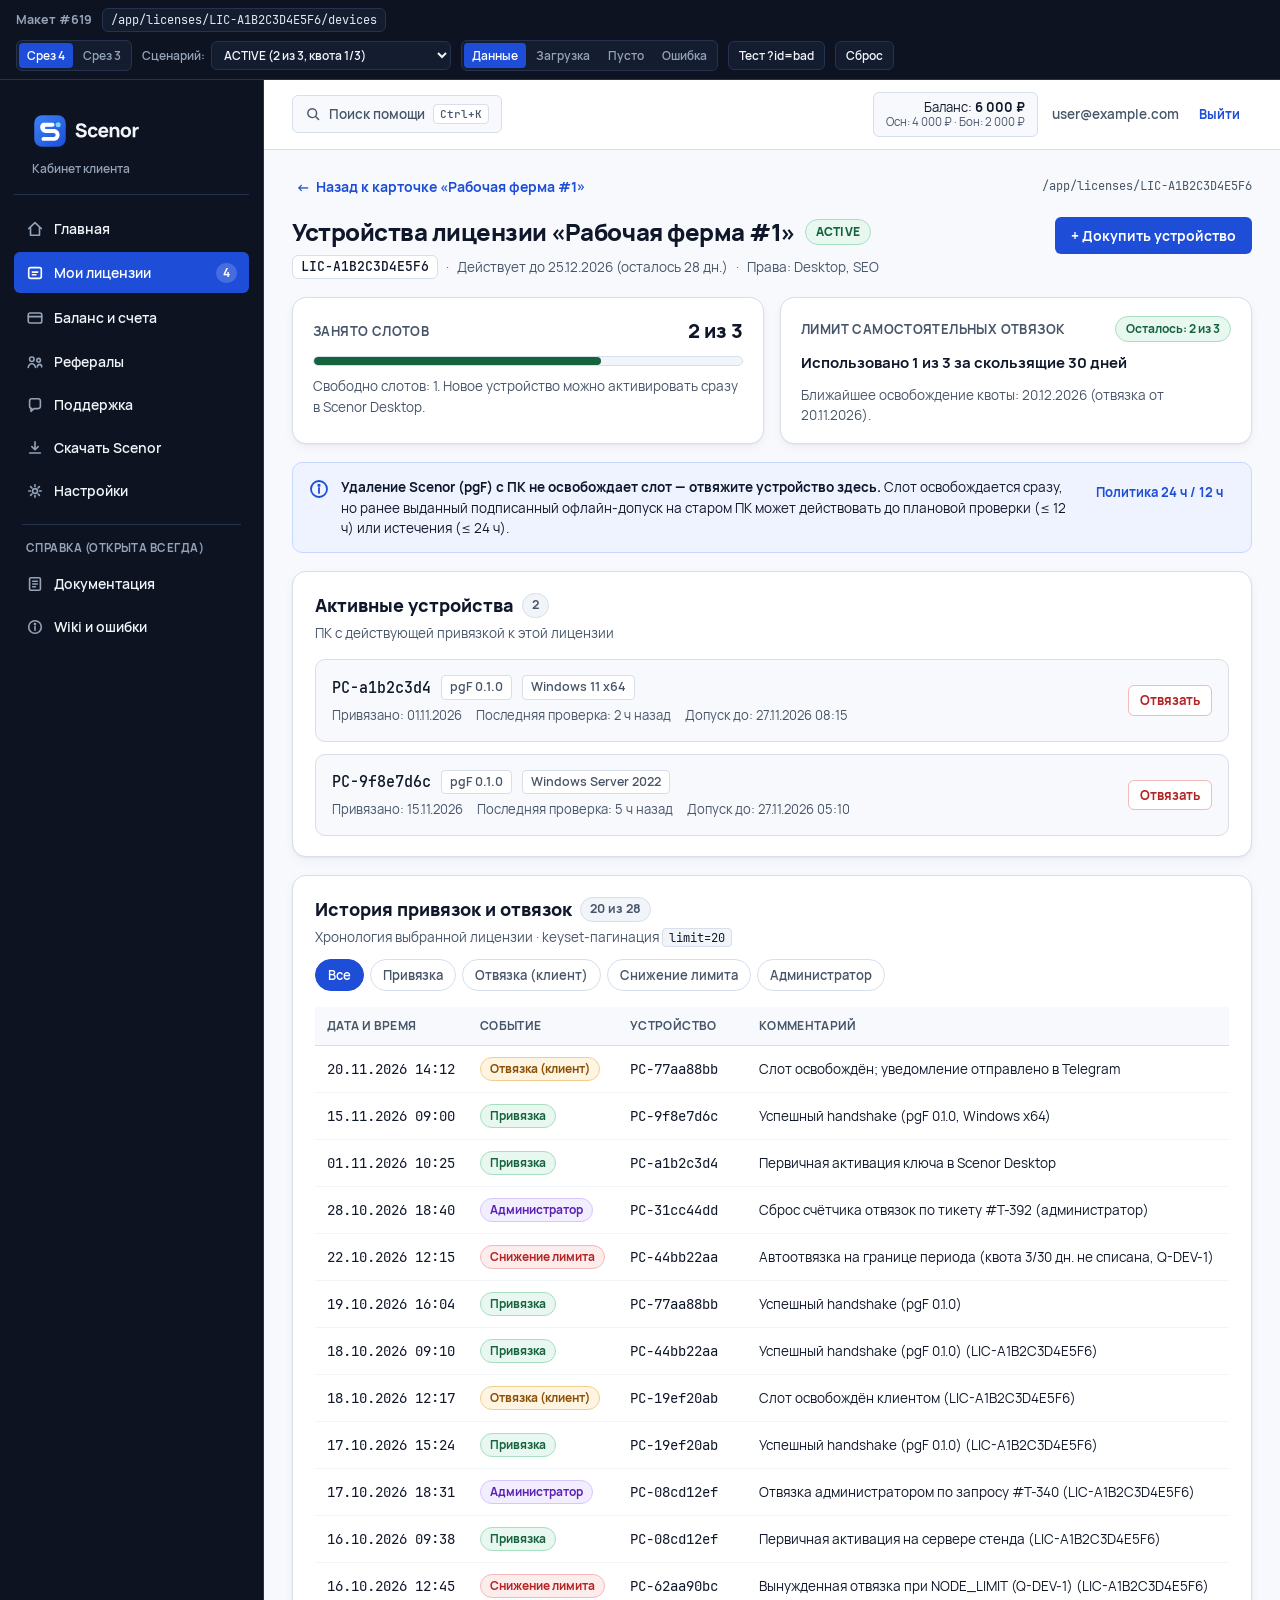
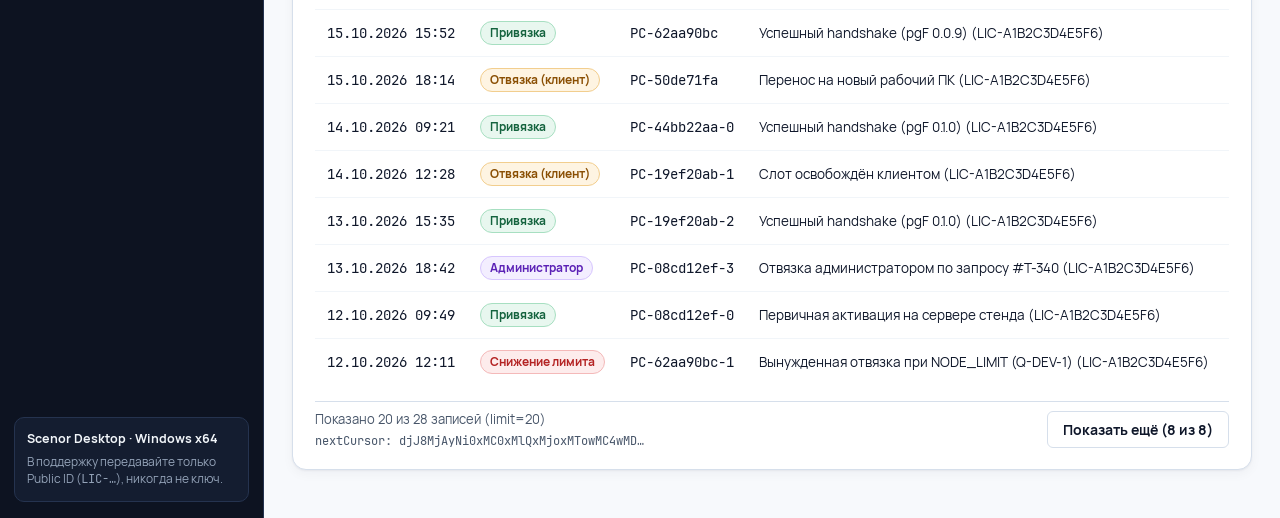
<file: devices/index.html>
<!doctype html>
<html lang="ru">
<head>
  <meta charset="utf-8">
  <meta name="viewport" content="width=device-width, initial-scale=1">
  <title>Устройства лицензии — Кабинет Scenor</title>
  <link rel="icon" type="image/svg+xml" href="./assets/svg/direction-a-mark-compact-16.svg">
  <link rel="stylesheet" href="./styles.css">
</head>
<body>
  <a class="skip-link" href="#main-content">Перейти к основному содержимому</a>

  <!-- Панель управления демо-макетом (тёмная поверхность #0D1321: #94A3B8 без opacity и --focus-dark #38BDF8) -->
  <div class="demo-bar dark-surface" role="region" aria-label="Панель демонстрационных сценариев макета">
    <div class="demo-bar__inner">
      <div class="demo-bar__group">
        <span class="demo-bar__label">Макет #619</span>
        <code class="demo-bar__route" id="demo-route-display">/app/licenses/LIC-A1B2C3D4E5F6/devices</code>
      </div>

      <div class="demo-bar__controls">
        <div class="demo-seg" role="group" aria-label="Срез поставки">
          <button type="button" class="demo-seg__btn" data-slice="4" aria-pressed="true">Срез 4</button>
          <button type="button" class="demo-seg__btn" data-slice="3" aria-pressed="false">Срез 3</button>
        </div>

        <label class="demo-select-wrap" for="demo-scenario-select">
          <span class="demo-select-wrap__label">Сценарий:</span>
          <select class="demo-select" id="demo-scenario-select" aria-label="Выбор лицензии и сценария устройств">
            <option value="active">ACTIVE (2 из 3, квота 1/3)</option>
            <option value="limit429">429 UNBIND_LIMIT_EXCEEDED (3 из 3)</option>
            <option value="trial">TRIAL — 403 TRIAL_UNBIND_FORBIDDEN</option>
            <option value="expired">EXPIRED (1 из 1, истекла)</option>
            <option value="revoked">REVOKED (действия отключены)</option>
            <option value="downgrade_warn">Снижение лимита (до 25.12.2026)</option>
            <option value="node_limit">NODE_LIMIT (3 из 1, Q-DEV-1)</option>
          </select>
        </label>

        <div class="demo-seg" role="group" aria-label="Состояние экрана">
          <button type="button" class="demo-seg__btn" data-view-state="filled" aria-pressed="true">Данные</button>
          <button type="button" class="demo-seg__btn" data-view-state="loading" aria-pressed="false">Загрузка</button>
          <button type="button" class="demo-seg__btn" data-view-state="empty" aria-pressed="false">Пусто</button>
          <button type="button" class="demo-seg__btn" data-view-state="error" aria-pressed="false">Ошибка</button>
        </div>

        <button type="button" class="demo-action-btn" id="btn-test-bad-id">Тест ?id=bad</button>
        <button type="button" class="demo-action-btn" id="btn-reset-demo">Сброс</button>
      </div>
    </div>
  </div>

  <!-- Мобильный оверлей меню -->
  <div class="sidebar-backdrop" id="sidebar-backdrop" hidden></div>

  <div class="app-shell">
    <!-- Боковая навигация (идентична #614, тёмная поверхность #0D1321, Направление A Cobalt Flow) -->
    <aside class="sidebar dark-surface" id="app-sidebar" aria-label="Навигация кабинета">
      <div class="sidebar__brand">
        <a href="../licenses/index.html" class="brand-lockup-link" id="brand-home-link" aria-label="Scenor — переход к списку лицензий">
          <img
            src="./assets/svg/direction-a-lockup-dark-outlined.svg"
            alt="Scenor"
            class="brand-lockup-img"
            width="135"
            height="36"
          >
        </a>
        <div class="sidebar__brand-meta">
          <span class="sidebar__subtitle">Кабинет клиента</span>
          <button type="button" class="sidebar__close-btn" id="btn-close-sidebar" aria-label="Закрыть меню">✕</button>
        </div>
      </div>

      <nav class="sidebar__nav" aria-label="Разделы кабинета">
        <ul class="nav-list">
          <li>
            <button type="button" class="nav-item" data-nav-route="/app">
              <span class="nav-item__icon" aria-hidden="true">
                <svg viewBox="0 0 20 20" width="18" height="18" fill="none" stroke="currentColor" stroke-width="1.8" stroke-linecap="round" stroke-linejoin="round"><path d="M3 9.5L10 3l7 6.5"/><path d="M5 8.5V17h10V8.5"/></svg>
              </span>
              <span>Главная</span>
            </button>
          </li>
          <li>
            <a class="nav-item nav-item--active" href="../licenses/index.html" aria-current="page" id="nav-licenses">
              <span class="nav-item__icon" aria-hidden="true">
                <svg viewBox="0 0 20 20" width="18" height="18" fill="none" stroke="currentColor" stroke-width="1.8" stroke-linecap="round" stroke-linejoin="round"><rect x="3" y="4" width="14" height="12" rx="2"/><path d="M7 9h6M7 12h4"/></svg>
              </span>
              <span>Мои лицензии</span>
              <span class="nav-item__badge">4</span>
            </a>
          </li>
          <li id="nav-item-billing">
            <a class="nav-item" href="../billing/index.html" id="nav-billing-btn">
              <span class="nav-item__icon" aria-hidden="true">
                <svg viewBox="0 0 20 20" width="18" height="18" fill="none" stroke="currentColor" stroke-width="1.8" stroke-linecap="round" stroke-linejoin="round"><rect x="2.5" y="4.5" width="15" height="11" rx="2"/><path d="M2.5 8.5h15"/></svg>
              </span>
              <span id="nav-billing-label">Баланс и счета</span>
            </a>
          </li>
          <li id="nav-item-referrals">
            <button type="button" class="nav-item" data-nav-route="/app/referrals">
              <span class="nav-item__icon" aria-hidden="true">
                <svg viewBox="0 0 20 20" width="18" height="18" fill="none" stroke="currentColor" stroke-width="1.8" stroke-linecap="round" stroke-linejoin="round"><circle cx="6.5" cy="7" r="2.5"/><circle cx="14" cy="8" r="2"/><path d="M2.5 16c.5-2.5 2-4 4-4s3.5 1.5 4 4"/><path d="M12.5 15.5c.3-1.7 1.3-2.8 2.8-2.8 1.2 0 2 .8 2.2 2.8"/></svg>
              </span>
              <span>Рефералы</span>
            </button>
          </li>
          <li>
            <button type="button" class="nav-item" data-nav-route="/app/support">
              <span class="nav-item__icon" aria-hidden="true">
                <svg viewBox="0 0 20 20" width="18" height="18" fill="none" stroke="currentColor" stroke-width="1.8" stroke-linecap="round" stroke-linejoin="round"><path d="M4 5.5A2.5 2.5 0 0 1 6.5 3h7A2.5 2.5 0 0 1 16 5.5v6a2.5 2.5 0 0 1-2.5 2.5H9l-3.5 3v-3H6.5A2.5 2.5 0 0 1 4 11.5v-6z"/></svg>
              </span>
              <span>Поддержка</span>
            </button>
          </li>
          <li>
            <button type="button" class="nav-item" data-nav-route="/app/downloads">
              <span class="nav-item__icon" aria-hidden="true">
                <svg viewBox="0 0 20 20" width="18" height="18" fill="none" stroke="currentColor" stroke-width="1.8" stroke-linecap="round" stroke-linejoin="round"><path d="M10 3v9m0 0l-3.5-3.5M10 12l3.5-3.5"/><path d="M4 15.5h12"/></svg>
              </span>
              <span>Скачать Scenor</span>
            </button>
          </li>
          <li>
            <button type="button" class="nav-item" data-nav-route="/app/settings">
              <span class="nav-item__icon" aria-hidden="true">
                <svg viewBox="0 0 20 20" width="18" height="18" fill="none" stroke="currentColor" stroke-width="1.8" stroke-linecap="round" stroke-linejoin="round"><circle cx="10" cy="10" r="2.7"/><path d="M10 3v2m0 10v2M3 10h2m10 0h2m-2.1-4.9-1.4 1.4M6.5 13.5l-1.4 1.4m0-9.8 1.4 1.4m7 7 1.4 1.4"/></svg>
              </span>
              <span>Настройки</span>
            </button>
          </li>
        </ul>

        <div class="sidebar__divider" role="separator"></div>
        <div class="sidebar__section-title">Справка (открыта всегда)</div>

        <ul class="nav-list">
          <li>
            <button type="button" class="nav-item" data-nav-route="/docs">
              <span class="nav-item__icon" aria-hidden="true">
                <svg viewBox="0 0 20 20" width="18" height="18" fill="none" stroke="currentColor" stroke-width="1.8" stroke-linecap="round" stroke-linejoin="round"><path d="M4 4.5A1.5 1.5 0 0 1 5.5 3h9A1.5 1.5 0 0 1 16 4.5v11a1.5 1.5 0 0 1-1.5 1.5h-9A1.5 1.5 0 0 1 4 15.5v-11z"/><path d="M7.5 7h5M7.5 10h5M7.5 13h3"/></svg>
              </span>
              <span>Документация</span>
            </button>
          </li>
          <li>
            <button type="button" class="nav-item" data-nav-route="/wiki">
              <span class="nav-item__icon" aria-hidden="true">
                <svg viewBox="0 0 20 20" width="18" height="18" fill="none" stroke="currentColor" stroke-width="1.8" stroke-linecap="round" stroke-linejoin="round"><circle cx="10" cy="10" r="7"/><path d="M10 9.5v4"/><circle cx="10" cy="6.8" r="0.6" fill="currentColor"/></svg>
              </span>
              <span>Wiki и ошибки</span>
            </button>
          </li>
        </ul>
      </nav>

      <div class="sidebar__footer">
        <div class="sidebar__footer-title">Scenor Desktop · Windows x64</div>
        <div class="sidebar__footer-note">В поддержку передавайте только Public ID (<span class="mono">LIC-…</span>), никогда не ключ.</div>
      </div>
    </aside>

    <!-- Правая рабочая область -->
    <div class="app-main-wrap">
      <!-- Верхняя панель кабинета -->
      <header class="topbar">
        <div class="topbar__left">
          <button type="button" class="topbar__menu-btn" id="btn-open-sidebar" aria-label="Открыть навигацию" aria-controls="app-sidebar" aria-expanded="false">
            <svg viewBox="0 0 20 20" width="20" height="20" fill="none" stroke="currentColor" stroke-width="2" stroke-linecap="round"><path d="M3 5h14M3 10h14M3 15h14"/></svg>
          </button>

          <a href="../licenses/index.html" class="topbar__mobile-brand" aria-label="Scenor">
            <img src="./assets/svg/direction-a-lockup-light-outlined.svg" alt="Scenor" width="108" height="28">
          </a>

          <button type="button" class="help-search-btn" id="btn-open-help-search" aria-label="Поиск помощи, сочетание клавиш Ctrl+K">
            <svg viewBox="0 0 20 20" width="16" height="16" fill="none" stroke="currentColor" stroke-width="1.8" stroke-linecap="round"><circle cx="9" cy="9" r="5.5"/><path d="M13.5 13.5 17 17"/></svg>
            <span class="help-search-btn__text">Поиск помощи</span>
            <kbd class="kbd-hint">Ctrl+K</kbd>
          </button>
        </div>

        <div class="topbar__right">
          <button type="button" class="balance-pill" id="header-balance-pill" data-nav-route="/app/billing" title="Перейти в Баланс и счета">
            <span class="balance-pill__main">Баланс: <strong>6 000 ₽</strong></span>
            <span class="balance-pill__split">Осн: 4 000 ₽ · Бон: 2 000 ₽</span>
          </button>

          <div class="user-box">
            <span class="user-box__email">user@example.com</span>
            <button type="button" class="btn btn--ghost btn--sm" id="btn-logout">Выйти</button>
          </div>
        </div>
      </header>

      <!-- Основное содержимое -->
      <main class="main-content" id="main-content" tabindex="-1">
        <!-- Глобальный алерт неизвестного / malformed ?id= (строго через textContent) -->
        <div class="alert alert--error" id="global-id-alert" role="alert" hidden>
          <div class="alert__content">
            <strong class="alert__title" id="global-id-alert-title">Лицензия не найдена</strong>
            <p class="alert__text" id="global-id-alert-text"></p>
          </div>
          <div class="alert__actions">
            <button type="button" class="btn btn--secondary btn--sm" id="btn-dismiss-id-alert">Открыть «Рабочая ферма #1»</button>
            <a class="btn btn--ghost btn--sm" href="../licenses/index.html">К списку лицензий</a>
          </div>
        </div>

        <!-- Информационный баннер Среза 3 -->
        <div class="slice-banner" id="slice3-banner" hidden>
          <strong>Режим Среза 3 (R1-Dev):</strong> внутренний баланс и раздел «Рефералы» ещё не включены — докупка устройств оплачивается прямым ручным счётом.
        </div>

        <!-- Хлебные крошки / возврат к карточке лицензии -->
        <nav class="back-nav" aria-label="Возврат к карточке лицензии">
          <a class="back-link" id="back-to-license-link" href="../licenses/index.html?id=LIC-A1B2C3D4E5F6">
            <span aria-hidden="true">←</span>
            <span id="back-to-license-text">Назад к карточке «Рабочая ферма #1»</span>
          </a>
          <span class="back-nav__route mono" id="back-to-license-route">/app/licenses/LIC-A1B2C3D4E5F6</span>
        </nav>

        <!-- Заголовок экрана -->
        <header class="page-header">
          <div class="page-header__title-wrap">
            <div class="page-header__heading-row">
              <h1 class="page-title" id="devices-page-heading">Устройства лицензии «Рабочая ферма #1»</h1>
              <span class="status-badge status-badge--active" id="license-status-badge">ACTIVE</span>
              <span class="status-badge status-badge--error" id="node-limit-header-badge" hidden>NODE_LIMIT</span>
            </div>
            <div class="page-header__meta">
              <span class="meta-chip mono" id="license-public-id">LIC-A1B2C3D4E5F6</span>
              <span class="meta-sep" aria-hidden="true">·</span>
              <span id="license-term-text">Действует до 25.12.2026</span>
              <span class="meta-sep" aria-hidden="true">·</span>
              <span id="license-rights-text">Права: Desktop, SEO</span>
            </div>
          </div>

          <div class="page-header__actions">
            <button type="button" class="btn btn--primary" id="btn-buy-slot">+ Докупить устройство</button>
          </div>
        </header>

        <!-- Сводка: слоты + квота отвязок -->
        <section class="summary-grid" aria-label="Сводка слотов и квоты отвязок">
          <article class="card summary-card" id="card-slots-summary">
            <div class="summary-card__top">
              <span class="summary-card__label">Занято слотов</span>
              <span class="summary-card__value" id="slots-counter-text">2 из 3</span>
            </div>
            <div class="slot-meter" role="progressbar" id="slots-meter" aria-label="Заполненность слотов устройств" aria-valuemin="0" aria-valuemax="3" aria-valuenow="2">
              <div class="slot-meter__fill" id="slots-meter-fill" style="width: 66.6%"></div>
            </div>
            <p class="summary-card__hint" id="slots-hint-text">Свободен 1 слот. Новое устройство можно активировать сразу в Scenor Desktop.</p>
          </article>

          <article class="card summary-card" id="card-quota-summary">
            <div class="summary-card__top">
              <span class="summary-card__label">Лимит самостоятельных отвязок</span>
              <span class="quota-pill" id="quota-pill">Осталось: 2 из 3</span>
            </div>
            <p class="summary-card__main-line" id="quota-main-text">Использовано 1 из 3 за скользящие 30 дней</p>
            <p class="summary-card__hint" id="quota-hint-text">Ближайшее освобождение квоты: 20.12.2026 (отвязка от 20.11.2026).</p>
          </article>
        </section>

        <!-- Политика офлайн-допуска 24 ч / 12 ч (§4.2, §4.3, Макет 4) -->
        <section class="info-strip" aria-label="Политика освобождения слота и офлайн-допуска">
          <div class="info-strip__icon" aria-hidden="true">
            <svg viewBox="0 0 20 20" width="20" height="20" fill="none" stroke="currentColor" stroke-width="1.8" stroke-linecap="round" stroke-linejoin="round"><circle cx="10" cy="10" r="8"/><path d="M10 9v5"/><circle cx="10" cy="6.3" r="0.7" fill="currentColor"/></svg>
          </div>
          <div class="info-strip__body">
            <p class="info-strip__text">
              <strong>Удаление Scenor (pgF) с ПК не освобождает слот — отвяжите устройство здесь.</strong>
              Слот освобождается сразу, но ранее выданный подписанный офлайн-допуск на старом ПК может действовать до плановой проверки (≤ 12 ч) или истечения (≤ 24 ч).
            </p>
          </div>
          <button type="button" class="btn btn--ghost btn--sm info-strip__link" data-nav-route="/wiki/error-lease-expired">Политика 24 ч / 12 ч</button>
        </section>

        <!-- Контекстные баннеры сценариев (429 / 403 / REVOKED / Снижение лимита / NODE_LIMIT / Лимит восстановлен) -->
        <div id="scenario-banners" class="scenario-banners" aria-live="polite"></div>

        <!-- Раздел 1: Активные устройства (матрица состояний filled / loading / empty / error) -->
        <section class="card section-card" aria-labelledby="active-devices-heading">
          <div class="section-card__header">
            <div class="section-card__title-group">
              <h2 class="section-title" id="active-devices-heading">
                Активные устройства <span class="count-pill" id="active-devices-count">2</span>
              </h2>
              <p class="section-subtitle" id="active-devices-subtitle">ПК с действующей привязкой к этой лицензии</p>
            </div>
            <div class="section-card__tools" id="downgrade-save-wrap" hidden>
              <span class="count-pill" id="downgrade-selection-counter">Выбрано: 1 из 1</span>
              <button type="button" class="btn btn--primary btn--sm" id="btn-save-keep-choice">Сохранить выбор</button>
            </div>
          </div>

          <div id="devices-state-container"></div>
        </section>

        <!-- Раздел 2: История привязок и отвязок (keyset-пагинация, limit=20) -->
        <section class="card section-card" aria-labelledby="history-heading">
          <div class="section-card__header section-card__header--stack">
            <div class="section-card__title-group">
              <h2 class="section-title" id="history-heading">
                История привязок и отвязок <span class="count-pill" id="history-count-pill">20 из 28</span>
              </h2>
              <p class="section-subtitle">
                Хронология выбранной лицензии · keyset-пагинация <code class="inline-code">limit=20</code>
              </p>
            </div>

            <div class="filter-bar" role="group" aria-label="Фильтр истории по типу события" id="history-filter-bar">
              <button type="button" class="filter-chip filter-chip--active" data-history-filter="ALL" aria-pressed="true">Все</button>
              <button type="button" class="filter-chip" data-history-filter="BIND" aria-pressed="false">Привязка</button>
              <button type="button" class="filter-chip" data-history-filter="UNBIND_CLIENT" aria-pressed="false">Отвязка (клиент)</button>
              <button type="button" class="filter-chip" data-history-filter="LIMIT_REDUCTION" aria-pressed="false">Снижение лимита</button>
              <button type="button" class="filter-chip" data-history-filter="ADMIN" aria-pressed="false">Администратор</button>
            </div>
          </div>

          <div id="history-container"></div>

          <div class="history-footer" id="history-footer">
            <div class="history-footer__meta">
              <span id="history-paging-summary">Показано 20 из 28 записей</span>
              <span class="history-cursor mono" id="history-cursor-display"></span>
            </div>
            <button type="button" class="btn btn--secondary" id="btn-history-load-more">Показать ещё</button>
          </div>
        </section>
      </main>
    </div>
  </div>

  <!-- Модальное окно подтверждения отвязки устройства -->
  <div class="modal-overlay" id="unbind-modal" role="dialog" aria-modal="true" aria-labelledby="unbind-modal-title" hidden>
    <div class="modal-card">
      <div class="modal-card__header">
        <h2 class="modal-card__title" id="unbind-modal-title">Отвязать устройство?</h2>
        <button type="button" class="modal-close-btn" id="btn-close-unbind-modal" aria-label="Закрыть окно">✕</button>
      </div>

      <div class="modal-card__body">
        <div class="modal-device-box">
          <div class="modal-device-box__row">
            <span class="modal-device-box__label">Устройство</span>
            <strong class="mono" id="modal-unbind-device-id">PC-a1b2c3d4</strong>
          </div>
          <div class="modal-device-box__row">
            <span class="modal-device-box__label">Лицензия</span>
            <span id="modal-unbind-license-name">Рабочая ферма #1 (LIC-A1B2C3D4E5F6)</span>
          </div>
          <div class="modal-device-box__row">
            <span class="modal-device-box__label">Idempotency-Key</span>
            <code class="inline-code" id="modal-unbind-idem-key">idem-unbind-001</code>
          </div>
        </div>

        <div class="modal-notice" id="modal-unbind-quota-note"></div>

        <p class="modal-text">
          Слот освободится сразу после подтверждения — вы сможете сразу активировать новый ПК.
          На отвязанном ПК ранее выданный подписанный офлайн-допуск может действовать до следующей онлайн-проверки (≤ 12 ч или при перезапуске Scenor) либо до истечения допуска (≤ 24 ч).
        </p>

        <div class="alert alert--error" id="modal-unbind-error" role="alert" hidden>
          <div class="alert__content">
            <strong class="alert__title" id="modal-unbind-error-title"></strong>
            <p class="alert__text" id="modal-unbind-error-text"></p>
          </div>
        </div>
      </div>

      <div class="modal-card__footer">
        <button type="button" class="btn btn--secondary" id="btn-cancel-unbind">Отмена</button>
        <button type="button" class="btn btn--danger" id="btn-confirm-unbind">Отвязать устройство</button>
      </div>
    </div>
  </div>

  <!-- Модальное окно быстрого поиска помощи (Ctrl+K, идентично #614) -->
  <div class="modal-overlay" id="help-search-modal" role="dialog" aria-modal="true" aria-labelledby="help-search-title" hidden>
    <div class="modal-card modal-card--wide">
      <div class="modal-card__header">
        <h2 class="modal-card__title" id="help-search-title">Поиск по справке и ошибкам (/docs и /wiki)</h2>
        <button type="button" class="modal-close-btn" id="btn-close-help-modal" aria-label="Закрыть поиск помощи">✕</button>
      </div>
      <div class="modal-card__body">
        <label class="sr-only" for="help-search-input">Поиск статей справки</label>
        <input
          type="search"
          id="help-search-input"
          class="text-input"
          placeholder="Например: NODE_LIMIT, отвязка, 24 ч, активация, триал…"
          autocomplete="off"
        >
        <ul class="help-results" id="help-search-results"></ul>
      </div>
    </div>
  </div>

  <!-- Модальное окно предпросмотра смежных маршрутов -->
  <div class="modal-overlay" id="route-preview-modal" role="dialog" aria-modal="true" aria-labelledby="route-preview-title" hidden>
    <div class="modal-card">
      <div class="modal-card__header">
        <h2 class="modal-card__title" id="route-preview-title">Переход по маршруту Panel V2</h2>
        <button type="button" class="modal-close-btn" id="btn-close-route-modal" aria-label="Закрыть предпросмотр маршрута">✕</button>
      </div>
      <div class="modal-card__body">
        <p class="route-preview-path mono" id="route-preview-path"></p>
        <p class="modal-text" id="route-preview-desc"></p>
      </div>
      <div class="modal-card__footer">
        <button type="button" class="btn btn--primary" id="btn-ok-route-modal">Понятно</button>
      </div>
    </div>
  </div>

  <!-- Живой регион тостов -->
  <div class="toast-region" id="toast-region" aria-live="polite" aria-atomic="true"></div>

  <script src="./app.js" defer></script>
</body>
</html>
</file>
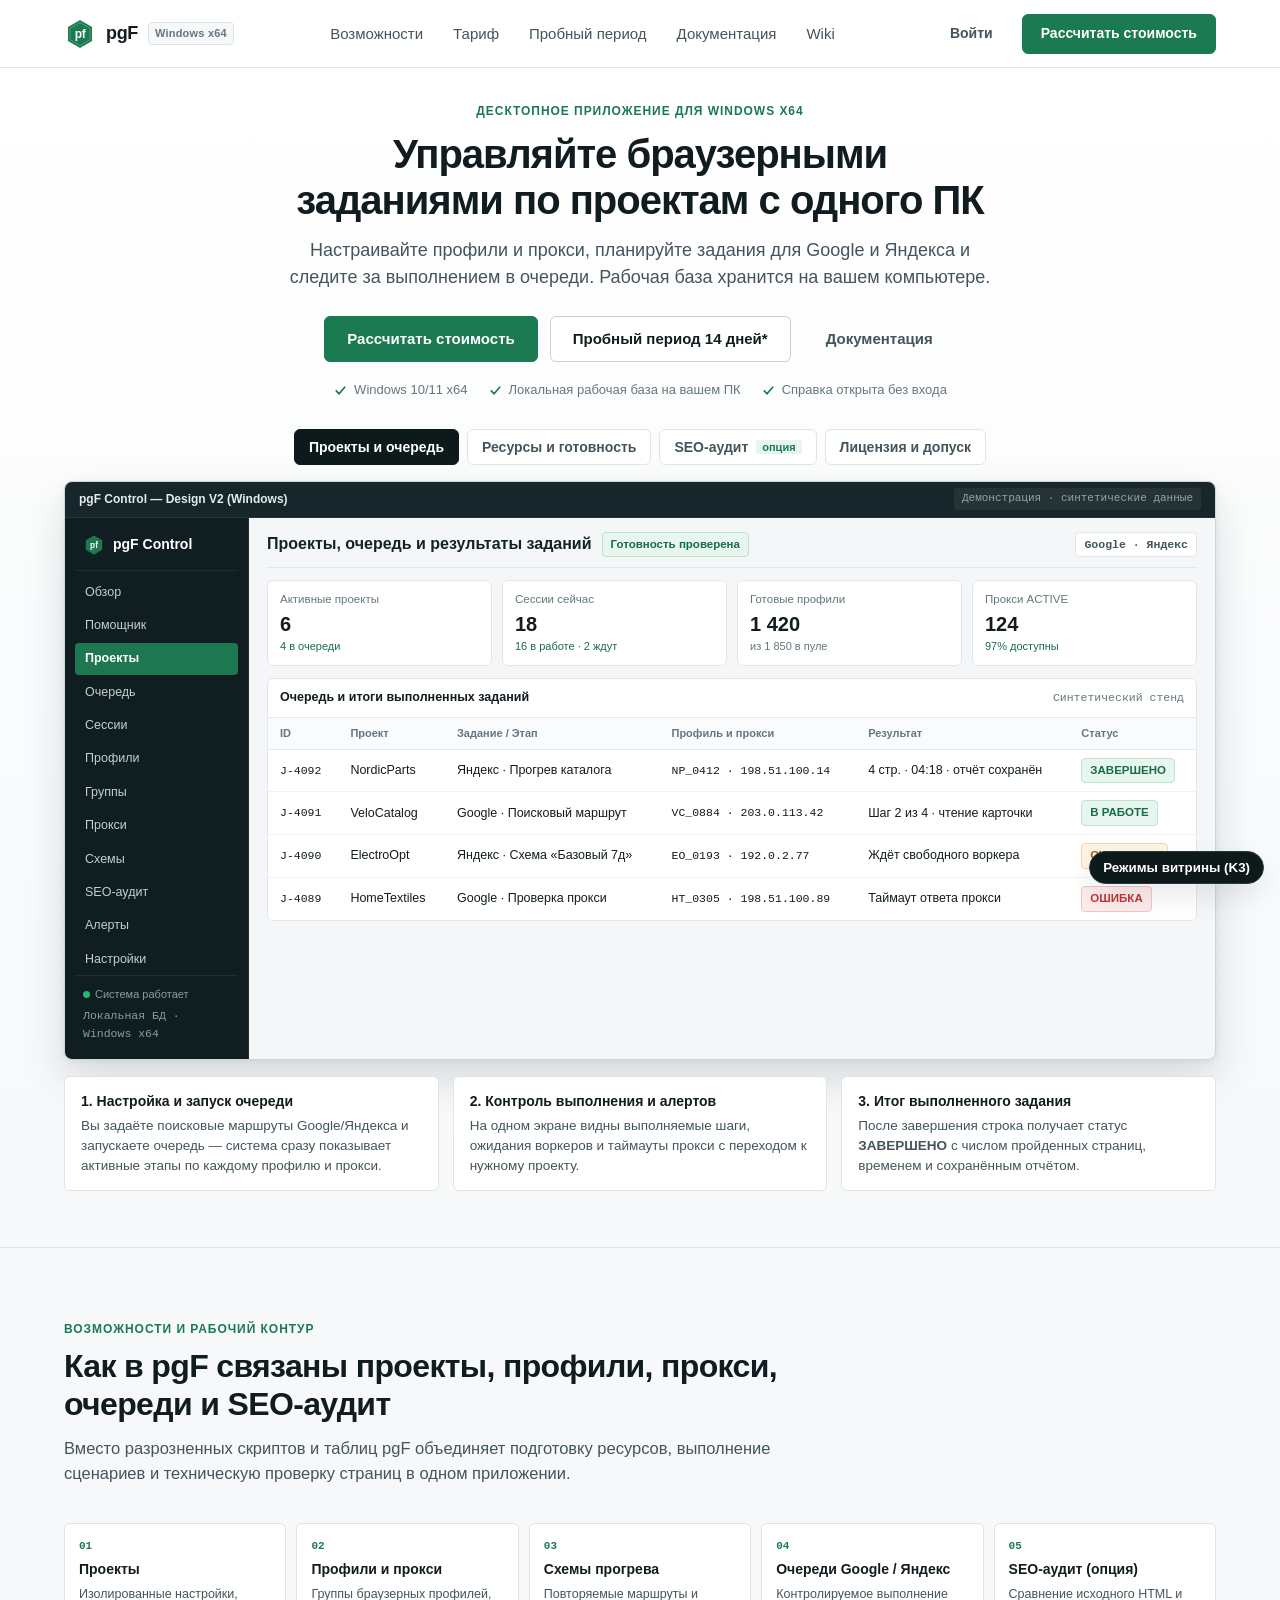
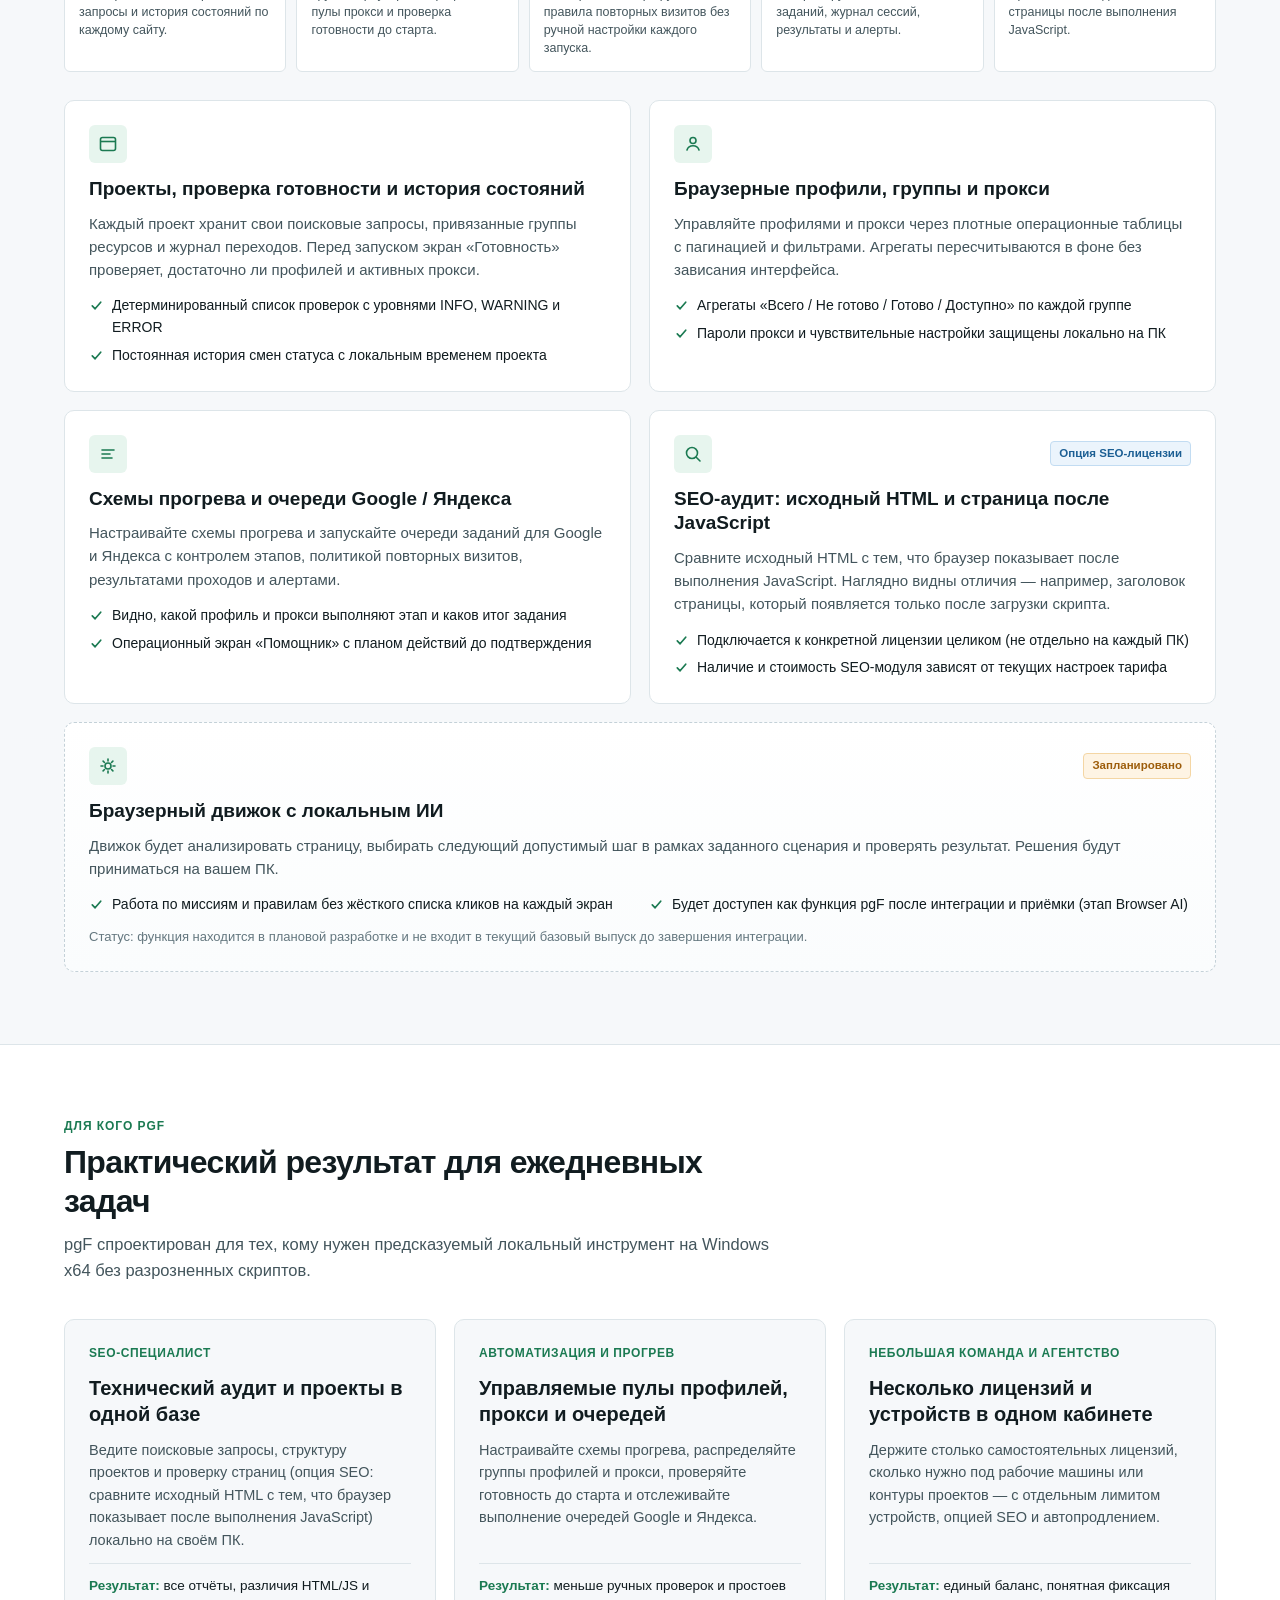
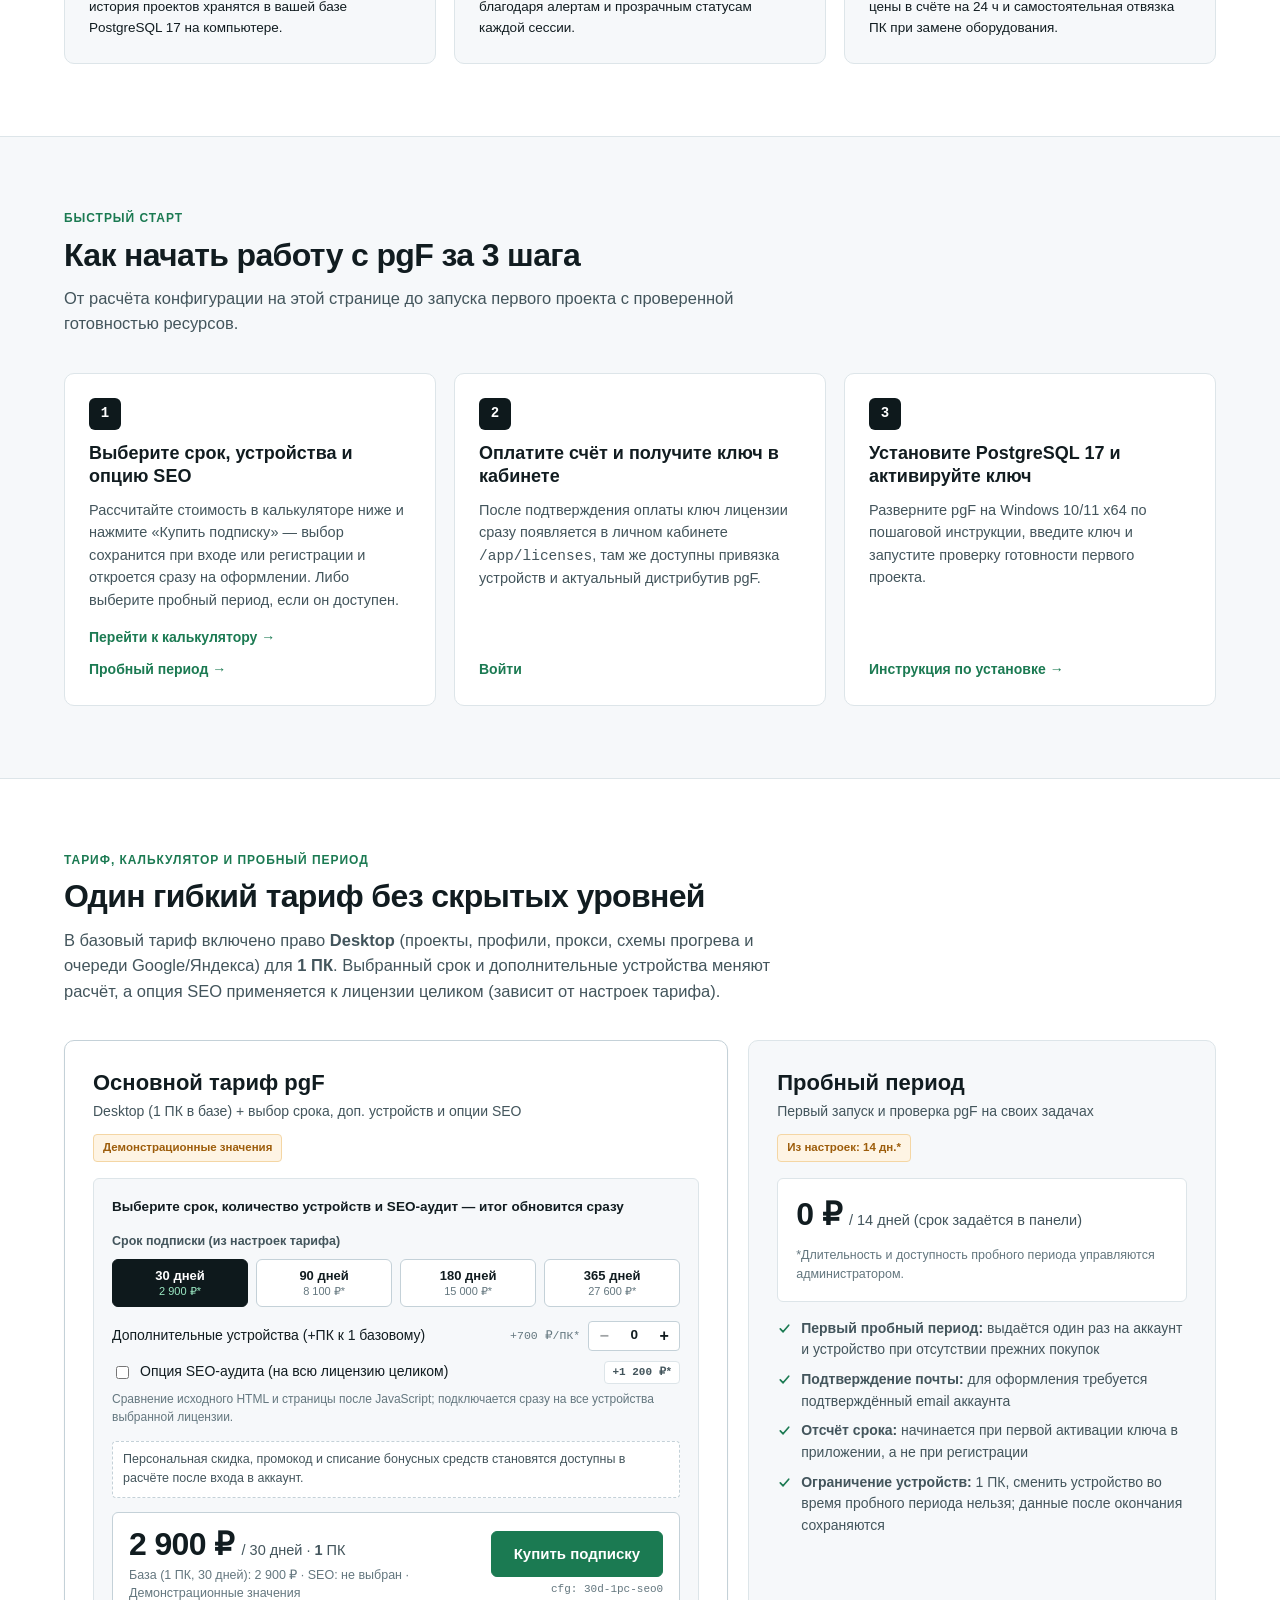
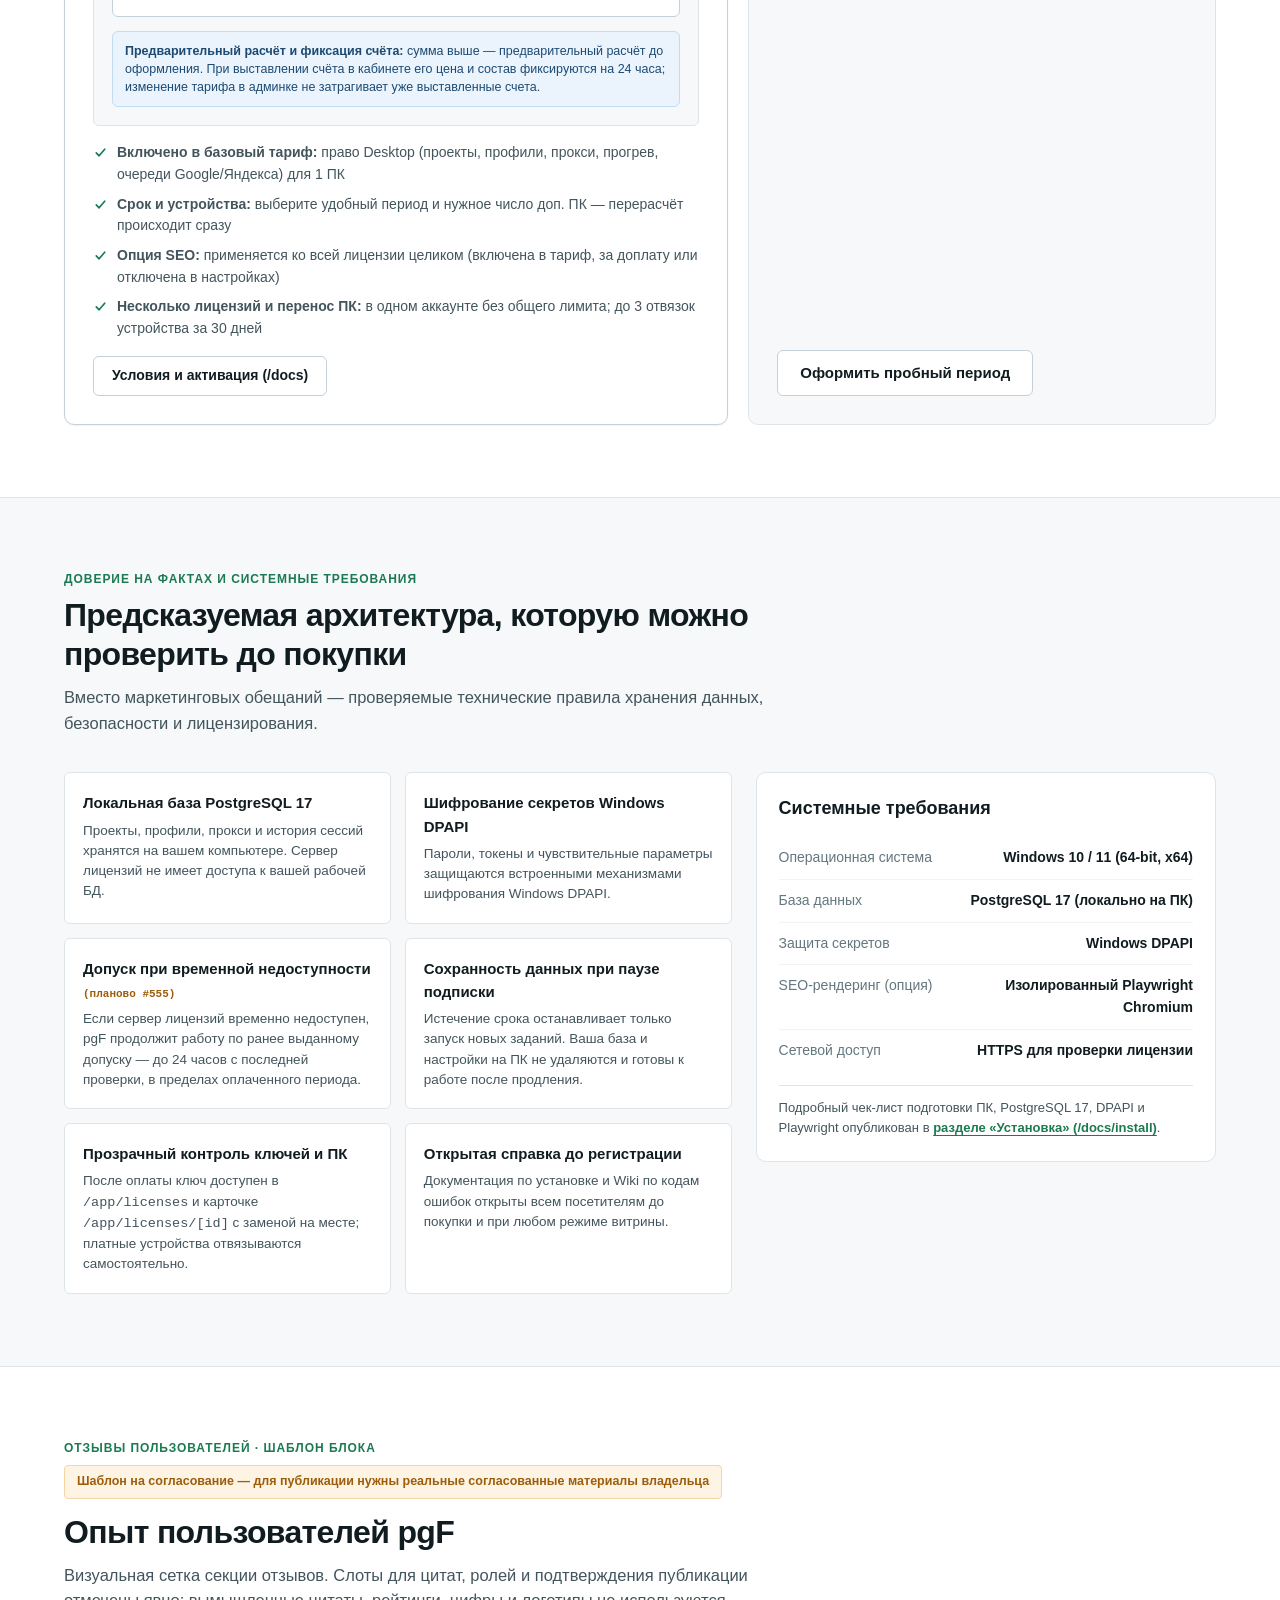
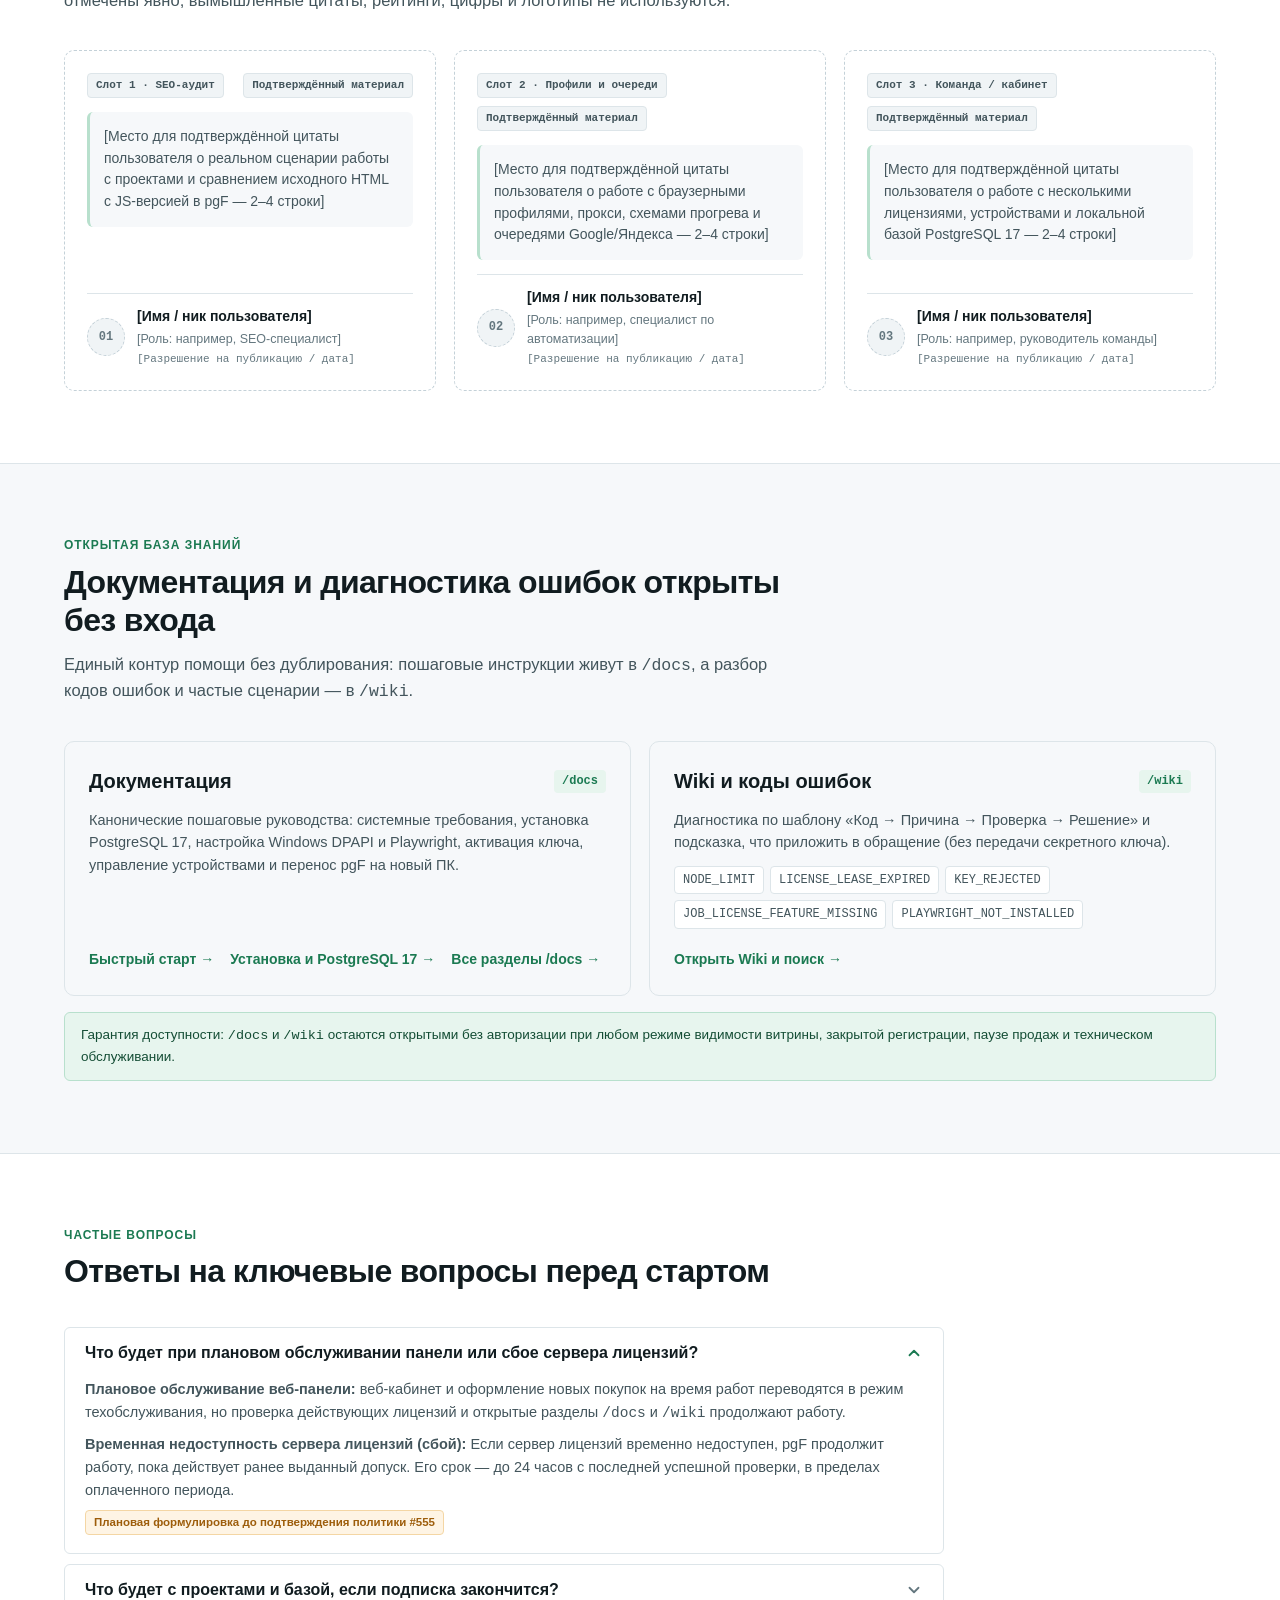
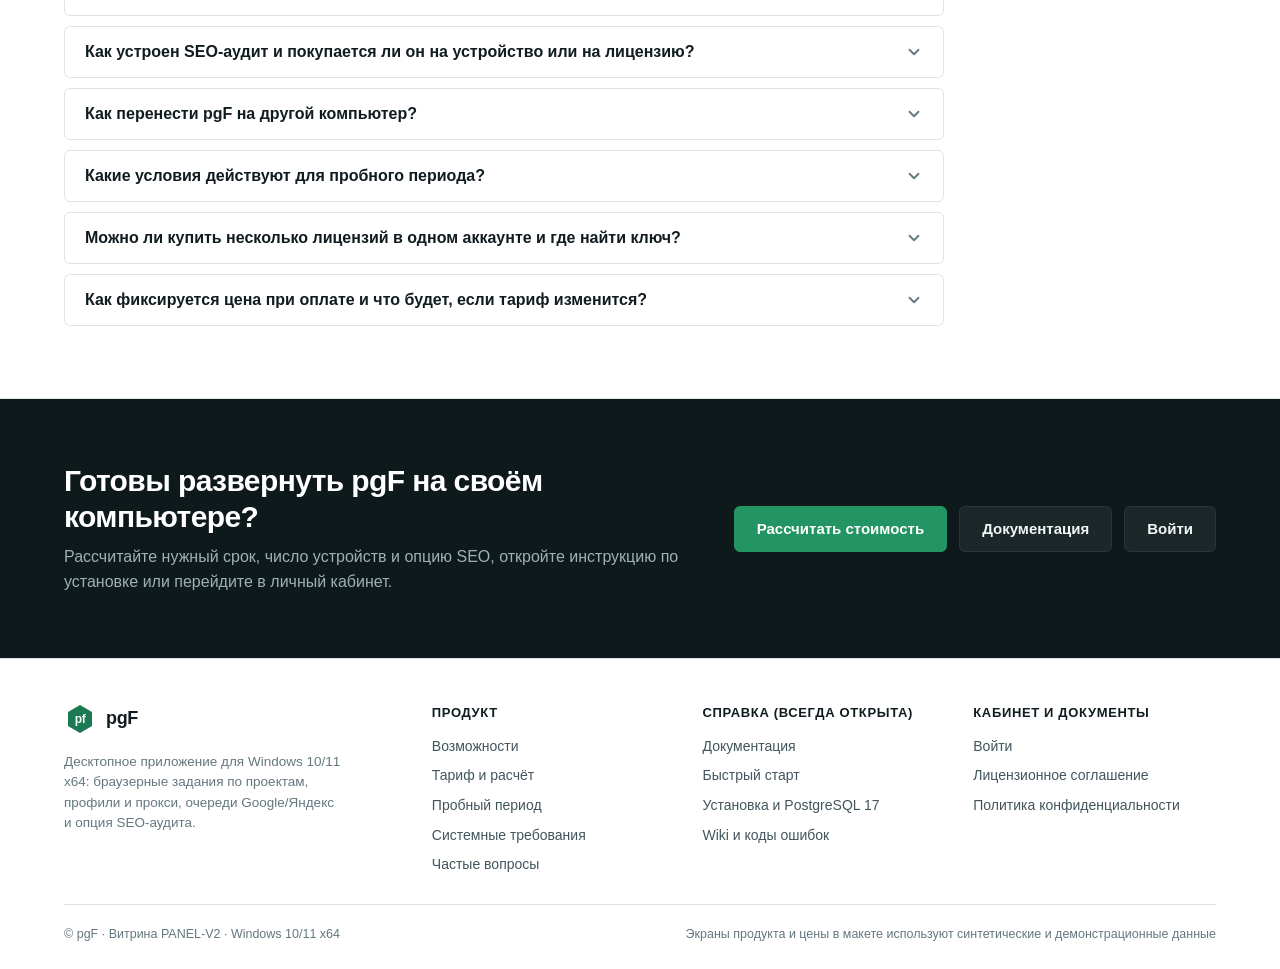
<file: landing/index.html>
<!DOCTYPE html>
<html lang="ru">
<head>
  <meta charset="UTF-8">
  <meta name="viewport" content="width=device-width, initial-scale=1.0">
  <title>pgF — Браузерные задания по проектам и расчёт тарифа (Windows x64)</title>
  <meta name="description" content="Управляйте браузерными заданиями по проектам с одного ПК на Windows x64: профили и прокси, очереди Google и Яндекса, локальная база PostgreSQL 17, калькулятор тарифа и опция SEO-аудита.">
  <link rel="stylesheet" href="styles.css">
</head>
<body>
  <!-- ======================================================================
       PUBLIC STOREFRONT SHELL (PUBLIC_WITH_PRICES / PUBLIC_PRICES_AUTH_ONLY)
       ====================================================================== -->
  <div id="public-shell">
    <!-- Maintenance Banner (shown only when MAINTENANCE is enabled) -->
    <div id="banner-maintenance" class="system-banner is-hidden" role="status" aria-live="polite">
      <div class="container system-banner__inner">
        <p class="system-banner__text">
          <span class="system-banner__badge">Техобслуживание</span>
          <span>Идёт плановое обслуживание веб-панели. Действующие лицензии pgF и открытая справка продолжают работу в штатном режиме.</span>
        </p>
        <div class="system-banner__links">
          <a href="/docs">Документация</a>
          <a href="/wiki">Wiki и ошибки</a>
        </div>
      </div>
    </div>

    <!-- Sales Paused Banner (shown when SALES_PAUSED is enabled) -->
    <div id="banner-sales-paused" class="system-banner system-banner--info is-hidden" role="status" aria-live="polite">
      <div class="container system-banner__inner">
        <p class="system-banner__text">
          <span class="system-banner__badge">Пауза продаж</span>
          <span>Оформление новых покупок и пополнение баланса временно приостановлены. Действующие лицензии работают без ограничений.</span>
        </p>
        <div class="system-banner__links">
          <a href="/docs">Документация</a>
          <a href="/wiki">Wiki</a>
          <a href="/login" data-auth-link>Войти</a>
        </div>
      </div>
    </div>

    <!-- Sticky Header -->
    <header class="site-header">
      <div class="container site-header__inner">
        <a href="#top" class="brand" aria-label="pgF — на главную">
          <svg class="brand__mark" viewBox="0 0 32 32" fill="none" aria-hidden="true">
            <path d="M16 2L28 9V23L16 30L4 23V9L16 2Z" fill="#1B7A52"/>
            <path d="M16 4.4L26 10.2V21.8L16 27.6L6 21.8V10.2L16 4.4Z" stroke="#9BE8C3" stroke-opacity="0.35" stroke-width="1"/>
            <text x="16" y="20" text-anchor="middle" fill="#FFFFFF" font-size="12" font-weight="700" font-family="Segoe UI, Arial, sans-serif">pf</text>
          </svg>
          <span>pgF</span>
          <span class="brand__tag">Windows x64</span>
        </a>

        <nav class="site-nav" aria-label="Основная навигация">
          <a class="site-nav__link" href="#features">Возможности</a>
          <a class="site-nav__link" href="#pricing" data-pricing-nav-link>Тариф</a>
          <a class="site-nav__link btn--disabled" aria-disabled="true" tabindex="-1" data-trial-cta>Пробный период</a>
          <a class="site-nav__link" href="/docs">Документация</a>
          <a class="site-nav__link" href="/wiki">Wiki</a>
        </nav>

        <div class="site-header__actions">
          <a class="btn btn--ghost" href="/login" data-auth-link>Войти</a>
          <a class="btn btn--primary site-header__cta-desktop btn--disabled" aria-disabled="true" tabindex="-1" data-primary-pricing-cta>Рассчитать стоимость</a>
          <button id="nav-toggle" class="nav-toggle" type="button" aria-expanded="false" aria-controls="mobile-drawer" aria-label="Открыть меню">
            <svg width="20" height="20" viewBox="0 0 20 20" fill="none" aria-hidden="true">
              <path d="M3 5H17M3 10H17M3 15H17" stroke="currentColor" stroke-width="1.8" stroke-linecap="round"/>
            </svg>
          </button>
        </div>
      </div>
    </header>

    <!-- Mobile Navigation Drawer -->
    <div id="mobile-drawer" class="mobile-drawer" role="dialog" aria-label="Мобильное меню">
      <nav class="mobile-drawer__nav" aria-label="Мобильная навигация">
        <a class="mobile-drawer__link" href="#features">Возможности</a>
        <a class="mobile-drawer__link" href="#pricing" data-pricing-nav-link>Тариф и расчёт</a>
        <a class="mobile-drawer__link" href="/docs">Документация (/docs)</a>
        <a class="mobile-drawer__link" href="/wiki">Wiki и ошибки (/wiki)</a>
        <a class="mobile-drawer__link" href="#faq">Частые вопросы</a>
      </nav>
      <div class="mobile-drawer__actions">
        <a class="btn btn--primary btn--lg btn--disabled" aria-disabled="true" tabindex="-1" data-primary-pricing-cta>Рассчитать стоимость</a>
        <a class="btn btn--secondary btn--lg btn--disabled" aria-disabled="true" tabindex="-1" data-trial-cta>Пробный период 14 дней*</a>
        <a class="btn btn--secondary btn--lg" href="/login" data-auth-link>Войти</a>
      </div>
      <div class="mobile-drawer__meta">
        Windows 10/11 x64 · Рабочая база хранится на вашем ПК
      </div>
    </div>

    <main id="top">
      <!-- ==================================================================
           HERO SECTION (FIRST SCREEN)
           ================================================================== -->
      <section class="hero">
        <div class="container">
          <div class="hero__top">
            <p class="hero__eyebrow">Десктопное приложение для Windows x64</p>
            <h1 class="hero__title">Управляйте браузерными заданиями по проектам с одного ПК</h1>
            <p class="hero__subtitle">
              Настраивайте профили и прокси, планируйте задания для Google и Яндекса и следите за выполнением в очереди. Рабочая база хранится на вашем компьютере.
            </p>

            <div class="hero__actions">
              <a class="btn btn--primary btn--lg btn--disabled" aria-disabled="true" tabindex="-1" data-primary-pricing-cta>Рассчитать стоимость</a>
              <a class="btn btn--secondary btn--lg btn--disabled" aria-disabled="true" tabindex="-1" data-trial-cta>Пробный период 14 дней*</a>
              <a class="btn btn--ghost btn--lg" href="/docs/getting-started">Документация</a>
            </div>

            <p id="hero-status-note" class="hero__status-note is-hidden"></p>

            <ul class="hero__specs" aria-label="Ключевые параметры платформы">
              <li>
                <svg width="15" height="15" viewBox="0 0 16 16" fill="none" aria-hidden="true"><path d="M3.5 8.5L6.5 11.5L12.5 4.5" stroke="currentColor" stroke-width="1.8" stroke-linecap="round" stroke-linejoin="round"/></svg>
                <span>Windows 10/11 x64</span>
              </li>
              <li>
                <svg width="15" height="15" viewBox="0 0 16 16" fill="none" aria-hidden="true"><path d="M3.5 8.5L6.5 11.5L12.5 4.5" stroke="currentColor" stroke-width="1.8" stroke-linecap="round" stroke-linejoin="round"/></svg>
                <span>Локальная рабочая база на вашем ПК</span>
              </li>
              <li>
                <svg width="15" height="15" viewBox="0 0 16 16" fill="none" aria-hidden="true"><path d="M3.5 8.5L6.5 11.5L12.5 4.5" stroke="currentColor" stroke-width="1.8" stroke-linecap="round" stroke-linejoin="round"/></svg>
                <span>Справка открыта без входа</span>
              </li>
            </ul>
          </div>

          <!-- Interactive Product Showcase (Desktop Design V2, Synthetic Data) -->
          <div class="showcase" aria-label="Демонстрация экранов pgF Control Design V2">
            <div class="showcase__tabs" role="tablist" aria-label="Экраны приложения pgF">
              <button type="button" class="showcase__tab is-active" role="tab" aria-selected="true" data-screen-tab="projects">
                Проекты и очередь
              </button>
              <button type="button" class="showcase__tab" role="tab" aria-selected="false" data-screen-tab="profiles">
                Ресурсы и готовность
              </button>
              <button type="button" class="showcase__tab" role="tab" aria-selected="false" data-screen-tab="seo">
                SEO-аудит <span class="showcase__tab-badge">опция</span>
              </button>
              <button type="button" class="showcase__tab" role="tab" aria-selected="false" data-screen-tab="license">
                Лицензия и допуск
              </button>
            </div>

            <div class="pgf-window">
              <div class="pgf-window__chrome">
                <div class="pgf-window__title">
                  <span>pgF Control — Design V2 (Windows)</span>
                </div>
                <span class="pgf-window__synthetic-tag">Демонстрация · синтетические данные</span>
              </div>

              <div class="pgf-window__body">
                <!-- Authentic Design V2 Sidebar -->
                <aside class="dv2-sidebar" aria-label="Навигация приложения pgF Control">
                  <div class="dv2-sidebar__brand">
                    <svg width="22" height="22" viewBox="0 0 32 32" fill="none" aria-hidden="true">
                      <path d="M16 2L28 9V23L16 30L4 23V9L16 2Z" fill="#1D7750"/>
                      <text x="16" y="20" text-anchor="middle" fill="#FFFFFF" font-size="12" font-weight="700" font-family="Segoe UI, Arial, sans-serif">pf</text>
                    </svg>
                    <span>pgF Control</span>
                  </div>
                  <ul class="dv2-sidebar__list">
                    <li class="dv2-sidebar__item" data-dv2-nav="">Обзор</li>
                    <li class="dv2-sidebar__item" data-dv2-nav="">Помощник</li>
                    <li class="dv2-sidebar__item is-active" data-dv2-nav="projects">Проекты</li>
                    <li class="dv2-sidebar__item" data-dv2-nav="">Очередь</li>
                    <li class="dv2-sidebar__item" data-dv2-nav="">Сессии</li>
                    <li class="dv2-sidebar__item" data-dv2-nav="profiles">Профили</li>
                    <li class="dv2-sidebar__item" data-dv2-nav="">Группы</li>
                    <li class="dv2-sidebar__item" data-dv2-nav="">Прокси</li>
                    <li class="dv2-sidebar__item" data-dv2-nav="">Схемы</li>
                    <li class="dv2-sidebar__item" data-dv2-nav="seo">SEO-аудит</li>
                    <li class="dv2-sidebar__item" data-dv2-nav="">Алерты</li>
                    <li class="dv2-sidebar__item" data-dv2-nav="license">Настройки</li>
                  </ul>
                  <div class="dv2-sidebar__foot">
                    <span><span class="dv2-status-dot"></span>Система работает</span>
                    <span class="dv2-mono">Локальная БД · Windows x64</span>
                  </div>
                </aside>

                <!-- SCREEN 1: Проекты, очередь и результат задания -->
                <div class="dv2-main" data-screen-panel="projects" role="tabpanel">
                  <div class="dv2-topbar">
                    <div class="dv2-topbar__left">
                      <h2 class="dv2-screen-title">Проекты, очередь и результаты заданий</h2>
                      <span class="dv2-chip dv2-chip--ok">Готовность проверена</span>
                    </div>
                    <span class="dv2-chip dv2-mono">Google · Яндекс</span>
                  </div>

                  <div class="dv2-kpis">
                    <div class="dv2-kpi">
                      <div class="dv2-kpi__label">Активные проекты</div>
                      <div class="dv2-kpi__val tabular">6</div>
                      <div class="dv2-kpi__sub">4 в очереди</div>
                    </div>
                    <div class="dv2-kpi">
                      <div class="dv2-kpi__label">Сессии сейчас</div>
                      <div class="dv2-kpi__val tabular">18</div>
                      <div class="dv2-kpi__sub">16 в работе · 2 ждут</div>
                    </div>
                    <div class="dv2-kpi">
                      <div class="dv2-kpi__label">Готовые профили</div>
                      <div class="dv2-kpi__val tabular">1 420</div>
                      <div class="dv2-kpi__sub dv2-kpi__sub--muted">из 1 850 в пуле</div>
                    </div>
                    <div class="dv2-kpi">
                      <div class="dv2-kpi__label">Прокси ACTIVE</div>
                      <div class="dv2-kpi__val tabular">124</div>
                      <div class="dv2-kpi__sub">97% доступны</div>
                    </div>
                  </div>

                  <div class="dv2-card">
                    <div class="dv2-card__head">
                      <span>Очередь и итоги выполненных заданий</span>
                      <span class="dv2-mono" style="color: var(--text-muted); font-weight: 500;">Синтетический стенд</span>
                    </div>
                    <div class="dv2-table-wrap">
                      <table class="dv2-table tabular">
                        <thead>
                          <tr>
                            <th>ID</th>
                            <th>Проект</th>
                            <th>Задание / Этап</th>
                            <th>Профиль и прокси</th>
                            <th>Результат</th>
                            <th>Статус</th>
                          </tr>
                        </thead>
                        <tbody>
                          <tr>
                            <td class="dv2-mono">J-4092</td>
                            <td>NordicParts</td>
                            <td>Яндекс · Прогрев каталога</td>
                            <td class="dv2-mono">NP_0412 · 198.51.100.14</td>
                            <td>4 стр. · 04:18 · отчёт сохранён</td>
                            <td><span class="dv2-chip dv2-chip--ok">ЗАВЕРШЕНО</span></td>
                          </tr>
                          <tr>
                            <td class="dv2-mono">J-4091</td>
                            <td>VeloCatalog</td>
                            <td>Google · Поисковый маршрут</td>
                            <td class="dv2-mono">VC_0884 · 203.0.113.42</td>
                            <td>Шаг 2 из 4 · чтение карточки</td>
                            <td><span class="dv2-chip dv2-chip--ok">В РАБОТЕ</span></td>
                          </tr>
                          <tr>
                            <td class="dv2-mono">J-4090</td>
                            <td>ElectroOpt</td>
                            <td>Яндекс · Схема «Базовый 7д»</td>
                            <td class="dv2-mono">EO_0193 · 192.0.2.77</td>
                            <td>Ждёт свободного воркера</td>
                            <td><span class="dv2-chip dv2-chip--warn">ОЖИДАНИЕ</span></td>
                          </tr>
                          <tr>
                            <td class="dv2-mono">J-4089</td>
                            <td>HomeTextiles</td>
                            <td>Google · Проверка прокси</td>
                            <td class="dv2-mono">HT_0305 · 198.51.100.89</td>
                            <td>Таймаут ответа прокси</td>
                            <td><span class="dv2-chip dv2-chip--err">ОШИБКА</span></td>
                          </tr>
                        </tbody>
                      </table>
                    </div>
                  </div>
                </div>

                <!-- SCREEN 2: Настройка ресурсов и проверка готовности -->
                <div class="dv2-main is-hidden" data-screen-panel="profiles" role="tabpanel">
                  <div class="dv2-topbar">
                    <div class="dv2-topbar__left">
                      <h2 class="dv2-screen-title">Ресурсы проекта: профили, прокси и готовность</h2>
                      <span class="dv2-chip dv2-chip--info">Проверка до запуска</span>
                    </div>
                    <span class="dv2-chip dv2-chip--ok">Готов к запуску</span>
                  </div>

                  <div class="dv2-grid-2">
                    <div class="dv2-card">
                      <div class="dv2-card__head"><span>Ёмкость привязанных ресурсов</span></div>
                      <div class="dv2-meter tabular">
                        <div class="dv2-meter__row">
                          <div class="dv2-meter__meta"><span>Готовые профили (группа «МСК-Органика»)</span><strong>76% · 1 420 / 1 850</strong></div>
                          <div class="dv2-bar"><div class="dv2-bar__fill" style="width: 76%;"></div></div>
                        </div>
                        <div class="dv2-meter__row">
                          <div class="dv2-meter__meta"><span>Прокси ACTIVE (SOCKS5 / HTTP)</span><strong>97% · 124 / 128</strong></div>
                          <div class="dv2-bar"><div class="dv2-bar__fill dv2-bar__fill--info" style="width: 97%;"></div></div>
                        </div>
                        <div class="dv2-meter__row">
                          <div class="dv2-meter__meta"><span>Свободные слоты воркеров</span><strong>60% · 18 / 30</strong></div>
                          <div class="dv2-bar"><div class="dv2-bar__fill dv2-bar__fill--warn" style="width: 60%;"></div></div>
                        </div>
                      </div>
                    </div>

                    <div class="dv2-card">
                      <div class="dv2-card__head"><span>Группы профилей проекта</span></div>
                      <div class="dv2-table-wrap">
                        <table class="dv2-table tabular">
                          <thead>
                            <tr>
                              <th>Группа</th>
                              <th>Всего</th>
                              <th>Готово</th>
                              <th>Доступно</th>
                            </tr>
                          </thead>
                          <tbody>
                            <tr>
                              <td>МСК-Органика</td>
                              <td>920</td>
                              <td>740</td>
                              <td><span class="dv2-chip dv2-chip--ok">680</span></td>
                            </tr>
                            <tr>
                              <td>СПБ-Каталог</td>
                              <td>540</td>
                              <td>430</td>
                              <td><span class="dv2-chip dv2-chip--ok">395</span></td>
                            </tr>
                            <tr>
                              <td>Прогрев-Старт</td>
                              <td>390</td>
                              <td>250</td>
                              <td><span class="dv2-chip dv2-chip--warn">140</span></td>
                            </tr>
                          </tbody>
                        </table>
                      </div>
                    </div>
                  </div>

                  <div class="dv2-card">
                    <div class="dv2-card__head"><span>Проверка готовности перед запуском</span><span class="dv2-chip dv2-chip--ok">0 ошибок · 1 предупреждение</span></div>
                    <div class="dv2-table-wrap">
                      <table class="dv2-table">
                        <thead>
                          <tr>
                            <th>Уровень</th>
                            <th>Проверка</th>
                            <th>Что видит пользователь</th>
                          </tr>
                        </thead>
                        <tbody>
                          <tr>
                            <td><span class="dv2-chip dv2-chip--ok">INFO</span></td>
                            <td>Соответствие прокси и групп профилей</td>
                            <td>124 активных прокси покрывают заданный параллелизм</td>
                          </tr>
                          <tr>
                            <td><span class="dv2-chip dv2-chip--warn">WARNING</span></td>
                            <td>Резерв группы «Прогрев-Старт»</td>
                            <td>Осталось 140 свободных профилей — можно пополнить пул до старта</td>
                          </tr>
                        </tbody>
                      </table>
                    </div>
                  </div>
                </div>

                <!-- SCREEN 3: SEO-аудит (опция лицензии) -->
                <div class="dv2-main is-hidden" data-screen-panel="seo" role="tabpanel">
                  <div class="dv2-topbar">
                    <div class="dv2-topbar__left">
                      <h2 class="dv2-screen-title">SEO-аудит: исходный HTML vs после JavaScript</h2>
                      <span class="dv2-chip dv2-chip--info">Опция на лицензию целиком</span>
                    </div>
                    <span class="dv2-chip dv2-mono">demo-shop.example</span>
                  </div>

                  <div class="dv2-kpis">
                    <div class="dv2-kpi">
                      <div class="dv2-kpi__label">Проверено URL</div>
                      <div class="dv2-kpi__val tabular">2 480</div>
                      <div class="dv2-kpi__sub">HTTP + JS-рендер</div>
                    </div>
                    <div class="dv2-kpi">
                      <div class="dv2-kpi__label">HTTP 200 OK</div>
                      <div class="dv2-kpi__val tabular">2 394</div>
                      <div class="dv2-kpi__sub">96.5% страниц</div>
                    </div>
                    <div class="dv2-kpi">
                      <div class="dv2-kpi__label">Различия после JS</div>
                      <div class="dv2-kpi__val tabular">31</div>
                      <div class="dv2-kpi__sub dv2-kpi__sub--muted">заголовок H1 / canonical</div>
                    </div>
                    <div class="dv2-kpi">
                      <div class="dv2-kpi__label">Ошибки 4xx / 5xx</div>
                      <div class="dv2-kpi__val tabular">14</div>
                      <div class="dv2-kpi__sub" style="color: var(--status-err-text);">требуют разбора</div>
                    </div>
                  </div>

                  <div class="dv2-card">
                    <div class="dv2-card__head">
                      <span>Сравните исходный HTML с тем, что браузер показывает после выполнения JavaScript</span>
                    </div>
                    <div class="dv2-table-wrap">
                      <table class="dv2-table tabular">
                        <thead>
                          <tr>
                            <th>URL (синтетический)</th>
                            <th>Код</th>
                            <th>Исходный HTML</th>
                            <th>После выполнения JavaScript</th>
                            <th>Итог</th>
                          </tr>
                        </thead>
                        <tbody>
                          <tr>
                            <td class="dv2-mono">/catalog/tools</td>
                            <td>200</td>
                            <td>Заголовок H1 отсутствует в HTML</td>
                            <td>Появляется H1 «Каталог инструментов»</td>
                            <td><span class="dv2-chip dv2-chip--warn">JS-РАЗЛИЧИЕ</span></td>
                          </tr>
                          <tr>
                            <td class="dv2-mono">/catalog/filters?sort=asc</td>
                            <td>200</td>
                            <td>canonical указывает на /catalog/filters</td>
                            <td>Скрипт меняет canonical после загрузки</td>
                            <td><span class="dv2-chip dv2-chip--warn">РАСХОЖДЕНИЕ</span></td>
                          </tr>
                          <tr>
                            <td class="dv2-mono">/promo/archive-2025</td>
                            <td>404</td>
                            <td>Ответ 404 Not Found</td>
                            <td>— (ошибка HTTP на входе)</td>
                            <td><span class="dv2-chip dv2-chip--err">ОШИБКА</span></td>
                          </tr>
                          <tr>
                            <td class="dv2-mono">/product/item-4410</td>
                            <td>200</td>
                            <td>Title и H1 заданы в HTML</td>
                            <td>Title и H1 совпадают с HTML</td>
                            <td><span class="dv2-chip dv2-chip--ok">СОВПАДАЕТ</span></td>
                          </tr>
                        </tbody>
                      </table>
                    </div>
                  </div>
                </div>

                <!-- SCREEN 4: Лицензия и допуск -->
                <div class="dv2-main is-hidden" data-screen-panel="license" role="tabpanel">
                  <div class="dv2-topbar">
                    <div class="dv2-topbar__left">
                      <h2 class="dv2-screen-title">Статус лицензии и локальной среды</h2>
                      <span class="dv2-chip dv2-chip--ok">ACTIVE · Подписанный допуск</span>
                    </div>
                    <span class="dv2-chip dv2-mono">LIC-DEMO-0418</span>
                  </div>

                  <div class="dv2-grid-2">
                    <div class="dv2-card">
                      <div class="dv2-card__head"><span>Параметры лицензии (синтетические)</span></div>
                      <div class="dv2-table-wrap">
                        <table class="dv2-table">
                          <tbody>
                            <tr>
                              <td style="color: var(--text-muted);">ID лицензии</td>
                              <td class="dv2-mono">LIC-DEMO-0418</td>
                            </tr>
                            <tr>
                              <td style="color: var(--text-muted);">Права подписки</td>
                              <td><span class="dv2-chip dv2-chip--ok">Desktop</span> <span class="dv2-chip dv2-chip--info">SEO (опция)</span></td>
                            </tr>
                            <tr>
                              <td style="color: var(--text-muted);">Устройства</td>
                              <td class="tabular">1 из 2 слотов занято</td>
                            </tr>
                            <tr>
                              <td style="color: var(--text-muted);">Автономный допуск (планово #555)</td>
                              <td>до 24 ч от последней проверки</td>
                            </tr>
                          </tbody>
                        </table>
                      </div>
                    </div>

                    <div class="dv2-card">
                      <div class="dv2-card__head"><span>Локальный контур Windows</span></div>
                      <div class="dv2-table-wrap">
                        <table class="dv2-table">
                          <tbody>
                            <tr>
                              <td style="color: var(--text-muted);">Рабочая база</td>
                              <td class="dv2-mono">PostgreSQL 17 (на вашем ПК)</td>
                            </tr>
                            <tr>
                              <td style="color: var(--text-muted);">Защита секретов</td>
                              <td><span class="dv2-chip dv2-chip--ok">Windows DPAPI активен</span></td>
                            </tr>
                            <tr>
                              <td style="color: var(--text-muted);">Автопродление в кабинете</td>
                              <td><span class="dv2-chip dv2-chip--ok">Автопродление включено</span></td>
                            </tr>
                            <tr>
                              <td style="color: var(--text-muted);">Самостоятельная отвязка</td>
                              <td class="tabular">Доступно 3 из 3 за 30 дн.</td>
                            </tr>
                          </tbody>
                        </table>
                      </div>
                    </div>
                  </div>
                </div>
              </div>
            </div>

            <!-- 3 Practical Captions per Tab (User action -> What user sees next) -->
            <div class="showcase__captions" data-screen-captions="projects">
              <div class="showcase__caption">
                <h3 class="showcase__caption-title">1. Настройка и запуск очереди</h3>
                <p class="showcase__caption-text">Вы задаёте поисковые маршруты Google/Яндекса и запускаете очередь — система сразу показывает активные этапы по каждому профилю и прокси.</p>
              </div>
              <div class="showcase__caption">
                <h3 class="showcase__caption-title">2. Контроль выполнения и алертов</h3>
                <p class="showcase__caption-text">На одном экране видны выполняемые шаги, ожидания воркеров и таймауты прокси с переходом к нужному проекту.</p>
              </div>
              <div class="showcase__caption">
                <h3 class="showcase__caption-title">3. Итог выполненного задания</h3>
                <p class="showcase__caption-text">После завершения строка получает статус <strong>ЗАВЕРШЕНО</strong> с числом пройденных страниц, временем и сохранённым отчётом.</p>
              </div>
            </div>

            <div class="showcase__captions is-hidden" data-screen-captions="profiles">
              <div class="showcase__caption">
                <h3 class="showcase__caption-title">1. Выбор групп и прокси</h3>
                <p class="showcase__caption-text">Вы привязываете группы профилей и прокси к проекту — агрегаты «Всего / Готово / Доступно» пересчитываются сразу.</p>
              </div>
              <div class="showcase__caption">
                <h3 class="showcase__caption-title">2. Нажмите «Проверить готовность»</h3>
                <p class="showcase__caption-text">До старта очереди вы увидите явный итог проверок с уровнями INFO, WARNING или ERROR и подсказкой, чего не хватает.</p>
              </div>
              <div class="showcase__caption">
                <h3 class="showcase__caption-title">3. Запас под параллелизм</h3>
                <p class="showcase__caption-text">Свободные слоты воркеров и резерв профилей видны заранее, чтобы очередь не останавливалась в середине прохода.</p>
              </div>
            </div>

            <div class="showcase__captions is-hidden" data-screen-captions="seo">
              <div class="showcase__caption">
                <h3 class="showcase__caption-title">1. Сравните HTML и JS-версию</h3>
                <p class="showcase__caption-text">Вы запускаете проверку сайта: pgF снимает исходный HTML и страницу после выполнения JavaScript.</p>
              </div>
              <div class="showcase__caption">
                <h3 class="showcase__caption-title">2. Видимое различие на примере</h3>
                <p class="showcase__caption-text">Если заголовок H1 (<code>«Каталог инструментов»</code>) появляется только после загрузки скрипта, таблица подсвечивает это как JS-различие.</p>
              </div>
              <div class="showcase__caption">
                <h3 class="showcase__caption-title">3. Опция на лицензию целиком</h3>
                <p class="showcase__caption-text">SEO-аудит подключается к лицензии целиком (не на каждое устройство отдельно) и зависит от настроек тарифа.</p>
              </div>
            </div>

            <div class="showcase__captions is-hidden" data-screen-captions="license">
              <div class="showcase__caption">
                <h3 class="showcase__caption-title">1. Активация ключом из кабинета</h3>
                <p class="showcase__caption-text">Вы копируете ключ из личного кабинета — десктоп показывает активные права подписки (Desktop и при наличии SEO) и занятые слоты ПК.</p>
              </div>
              <div class="showcase__caption">
                <h3 class="showcase__caption-title">2. Работа при временных сбоях</h3>
                <p class="showcase__caption-text">При действующем подписанном допуске приложение продолжает работу в пределах оплаченного периода (плановая политика #555 — до 24 ч).</p>
              </div>
              <div class="showcase__caption">
                <h3 class="showcase__caption-title">3. Управление устройствами и данными</h3>
                <p class="showcase__caption-text">При переносе на другой ПК вы отвязываете старое устройство в кабинете, а рабочая база на компьютере сохраняется.</p>
              </div>
            </div>
          </div>
        </div>
      </section>

      <!-- ==================================================================
           FEATURES & CONNECTED WORKFLOW (#features)
           ================================================================== -->
      <section id="features" class="section">
        <div class="container">
          <div class="section__head">
            <p class="section__eyebrow">Возможности и рабочий контур</p>
            <h2 class="section__title">Как в pgF связаны проекты, профили, прокси, очереди и SEO-аудит</h2>
            <p class="section__desc">
              Вместо разрозненных скриптов и таблиц pgF объединяет подготовку ресурсов, выполнение сценариев и техническую проверку страниц в одном приложении.
            </p>
          </div>

          <div class="workflow-strip" aria-label="Последовательность работы в pgF">
            <div class="workflow-node">
              <div class="workflow-node__num">01</div>
              <h3 class="workflow-node__title">Проекты</h3>
              <p class="workflow-node__text">Изолированные настройки, запросы и история состояний по каждому сайту.</p>
            </div>
            <div class="workflow-node">
              <div class="workflow-node__num">02</div>
              <h3 class="workflow-node__title">Профили и прокси</h3>
              <p class="workflow-node__text">Группы браузерных профилей, пулы прокси и проверка готовности до старта.</p>
            </div>
            <div class="workflow-node">
              <div class="workflow-node__num">03</div>
              <h3 class="workflow-node__title">Схемы прогрева</h3>
              <p class="workflow-node__text">Повторяемые маршруты и правила повторных визитов без ручной настройки каждого запуска.</p>
            </div>
            <div class="workflow-node">
              <div class="workflow-node__num">04</div>
              <h3 class="workflow-node__title">Очереди Google / Яндекс</h3>
              <p class="workflow-node__text">Контролируемое выполнение заданий, журнал сессий, результаты и алерты.</p>
            </div>
            <div class="workflow-node">
              <div class="workflow-node__num">05</div>
              <h3 class="workflow-node__title">SEO-аудит (опция)</h3>
              <p class="workflow-node__text">Сравнение исходного HTML и страницы после выполнения JavaScript.</p>
            </div>
          </div>

          <div class="features-grid">
            <article class="feature-card">
              <div class="feature-card__top">
                <span class="feature-card__icon" aria-hidden="true">
                  <svg width="20" height="20" viewBox="0 0 20 20" fill="none"><rect x="2.5" y="3.5" width="15" height="13" rx="2" stroke="currentColor" stroke-width="1.6"/><path d="M2.5 7.5H17.5" stroke="currentColor" stroke-width="1.6"/></svg>
                </span>
              </div>
              <h3 class="feature-card__title">Проекты, проверка готовности и история состояний</h3>
              <p class="feature-card__desc">
                Каждый проект хранит свои поисковые запросы, привязанные группы ресурсов и журнал переходов. Перед запуском экран «Готовность» проверяет, достаточно ли профилей и активных прокси.
              </p>
              <ul class="feature-card__list">
                <li>
                  <svg width="15" height="15" viewBox="0 0 16 16" fill="none" aria-hidden="true"><path d="M3.5 8.5L6.5 11.5L12.5 4.5" stroke="currentColor" stroke-width="1.8" stroke-linecap="round" stroke-linejoin="round"/></svg>
                  <span>Детерминированный список проверок с уровнями INFO, WARNING и ERROR</span>
                </li>
                <li>
                  <svg width="15" height="15" viewBox="0 0 16 16" fill="none" aria-hidden="true"><path d="M3.5 8.5L6.5 11.5L12.5 4.5" stroke="currentColor" stroke-width="1.8" stroke-linecap="round" stroke-linejoin="round"/></svg>
                  <span>Постоянная история смен статуса с локальным временем проекта</span>
                </li>
              </ul>
            </article>

            <article class="feature-card">
              <div class="feature-card__top">
                <span class="feature-card__icon" aria-hidden="true">
                  <svg width="20" height="20" viewBox="0 0 20 20" fill="none"><circle cx="10" cy="6.5" r="3" stroke="currentColor" stroke-width="1.6"/><path d="M4 16C4.8 13.3 7.1 11.8 10 11.8C12.9 11.8 15.2 13.3 16 16" stroke="currentColor" stroke-width="1.6" stroke-linecap="round"/></svg>
                </span>
              </div>
              <h3 class="feature-card__title">Браузерные профили, группы и прокси</h3>
              <p class="feature-card__desc">
                Управляйте профилями и прокси через плотные операционные таблицы с пагинацией и фильтрами. Агрегаты пересчитываются в фоне без зависания интерфейса.
              </p>
              <ul class="feature-card__list">
                <li>
                  <svg width="15" height="15" viewBox="0 0 16 16" fill="none" aria-hidden="true"><path d="M3.5 8.5L6.5 11.5L12.5 4.5" stroke="currentColor" stroke-width="1.8" stroke-linecap="round" stroke-linejoin="round"/></svg>
                  <span>Агрегаты «Всего / Не готово / Готово / Доступно» по каждой группе</span>
                </li>
                <li>
                  <svg width="15" height="15" viewBox="0 0 16 16" fill="none" aria-hidden="true"><path d="M3.5 8.5L6.5 11.5L12.5 4.5" stroke="currentColor" stroke-width="1.8" stroke-linecap="round" stroke-linejoin="round"/></svg>
                  <span>Пароли прокси и чувствительные настройки защищены локально на ПК</span>
                </li>
              </ul>
            </article>

            <article class="feature-card">
              <div class="feature-card__top">
                <span class="feature-card__icon" aria-hidden="true">
                  <svg width="20" height="20" viewBox="0 0 20 20" fill="none"><path d="M4 6H16M4 10H12M4 14H14" stroke="currentColor" stroke-width="1.6" stroke-linecap="round"/></svg>
                </span>
              </div>
              <h3 class="feature-card__title">Схемы прогрева и очереди Google / Яндекса</h3>
              <p class="feature-card__desc">
                Настраивайте схемы прогрева и запускайте очереди заданий для Google и Яндекса с контролем этапов, политикой повторных визитов, результатами проходов и алертами.
              </p>
              <ul class="feature-card__list">
                <li>
                  <svg width="15" height="15" viewBox="0 0 16 16" fill="none" aria-hidden="true"><path d="M3.5 8.5L6.5 11.5L12.5 4.5" stroke="currentColor" stroke-width="1.8" stroke-linecap="round" stroke-linejoin="round"/></svg>
                  <span>Видно, какой профиль и прокси выполняют этап и каков итог задания</span>
                </li>
                <li>
                  <svg width="15" height="15" viewBox="0 0 16 16" fill="none" aria-hidden="true"><path d="M3.5 8.5L6.5 11.5L12.5 4.5" stroke="currentColor" stroke-width="1.8" stroke-linecap="round" stroke-linejoin="round"/></svg>
                  <span>Операционный экран «Помощник» с планом действий до подтверждения</span>
                </li>
              </ul>
            </article>

            <article class="feature-card">
              <div class="feature-card__top">
                <span class="feature-card__icon" aria-hidden="true">
                  <svg width="20" height="20" viewBox="0 0 20 20" fill="none"><circle cx="9" cy="9" r="5.5" stroke="currentColor" stroke-width="1.6"/><path d="M13.5 13.5L17 17" stroke="currentColor" stroke-width="1.6" stroke-linecap="round"/></svg>
                </span>
                <span class="feature-card__tag">Опция SEO-лицензии</span>
              </div>
              <h3 class="feature-card__title">SEO-аудит: исходный HTML и страница после JavaScript</h3>
              <p class="feature-card__desc">
                Сравните исходный HTML с тем, что браузер показывает после выполнения JavaScript. Наглядно видны отличия — например, заголовок страницы, который появляется только после загрузки скрипта.
              </p>
              <ul class="feature-card__list">
                <li>
                  <svg width="15" height="15" viewBox="0 0 16 16" fill="none" aria-hidden="true"><path d="M3.5 8.5L6.5 11.5L12.5 4.5" stroke="currentColor" stroke-width="1.8" stroke-linecap="round" stroke-linejoin="round"/></svg>
                  <span>Подключается к конкретной лицензии целиком (не отдельно на каждый ПК)</span>
                </li>
                <li>
                  <svg width="15" height="15" viewBox="0 0 16 16" fill="none" aria-hidden="true"><path d="M3.5 8.5L6.5 11.5L12.5 4.5" stroke="currentColor" stroke-width="1.8" stroke-linecap="round" stroke-linejoin="round"/></svg>
                  <span>Наличие и стоимость SEO-модуля зависят от текущих настроек тарифа</span>
                </li>
              </ul>
            </article>

            <!-- Planned Browser AI Card (#604) -->
            <article class="feature-card feature-card--planned" id="browser-ai-card">
              <div class="feature-card__top">
                <span class="feature-card__icon" aria-hidden="true">
                  <svg width="20" height="20" viewBox="0 0 20 20" fill="none"><path d="M10 3V5M10 15V17M3 10H5M15 10H17M5.1 5.1L6.5 6.5M13.5 13.5L14.9 14.9M14.9 5.1L13.5 6.5M6.5 13.5L5.1 14.9" stroke="currentColor" stroke-width="1.6" stroke-linecap="round"/><circle cx="10" cy="10" r="3" stroke="currentColor" stroke-width="1.6"/></svg>
                </span>
                <span class="feature-card__tag feature-card__tag--planned">Запланировано</span>
              </div>
              <h3 class="feature-card__title">Браузерный движок с локальным ИИ</h3>
              <p class="feature-card__desc">
                Движок будет анализировать страницу, выбирать следующий допустимый шаг в рамках заданного сценария и проверять результат. Решения будут приниматься на вашем ПК.
              </p>
              <ul class="feature-card__list">
                <li>
                  <svg width="15" height="15" viewBox="0 0 16 16" fill="none" aria-hidden="true"><path d="M3.5 8.5L6.5 11.5L12.5 4.5" stroke="currentColor" stroke-width="1.8" stroke-linecap="round" stroke-linejoin="round"/></svg>
                  <span>Работа по миссиям и правилам без жёсткого списка кликов на каждый экран</span>
                </li>
                <li>
                  <svg width="15" height="15" viewBox="0 0 16 16" fill="none" aria-hidden="true"><path d="M3.5 8.5L6.5 11.5L12.5 4.5" stroke="currentColor" stroke-width="1.8" stroke-linecap="round" stroke-linejoin="round"/></svg>
                  <span>Будет доступен как функция pgF после интеграции и приёмки (этап Browser AI)</span>
                </li>
              </ul>
              <p class="feature-card__note">
                Статус: функция находится в плановой разработке и не входит в текущий базовый выпуск до завершения интеграции.
              </p>
            </article>
          </div>
        </div>
      </section>

      <!-- ==================================================================
           AUDIENCE / ROLES (#audience)
           ================================================================== -->
      <section id="audience" class="section section--white">
        <div class="container">
          <div class="section__head">
            <p class="section__eyebrow">Для кого pgF</p>
            <h2 class="section__title">Практический результат для ежедневных задач</h2>
            <p class="section__desc">
              pgF спроектирован для тех, кому нужен предсказуемый локальный инструмент на Windows x64 без разрозненных скриптов.
            </p>
          </div>

          <div class="roles-grid">
            <article class="role-card">
              <span class="role-card__label">SEO-специалист</span>
              <h3 class="role-card__title">Технический аудит и проекты в одной базе</h3>
              <p class="role-card__text">
                Ведите поисковые запросы, структуру проектов и проверку страниц (опция SEO: сравните исходный HTML с тем, что браузер показывает после выполнения JavaScript) локально на своём ПК.
              </p>
              <div class="role-card__result">
                <strong>Результат:</strong> все отчёты, различия HTML/JS и история проектов хранятся в вашей базе PostgreSQL 17 на компьютере.
              </div>
            </article>

            <article class="role-card">
              <span class="role-card__label">Автоматизация и прогрев</span>
              <h3 class="role-card__title">Управляемые пулы профилей, прокси и очередей</h3>
              <p class="role-card__text">
                Настраивайте схемы прогрева, распределяйте группы профилей и прокси, проверяйте готовность до старта и отслеживайте выполнение очередей Google и Яндекса.
              </p>
              <div class="role-card__result">
                <strong>Результат:</strong> меньше ручных проверок и простоев благодаря алертам и прозрачным статусам каждой сессии.
              </div>
            </article>

            <article class="role-card">
              <span class="role-card__label">Небольшая команда и агентство</span>
              <h3 class="role-card__title">Несколько лицензий и устройств в одном кабинете</h3>
              <p class="role-card__text">
                Держите столько самостоятельных лицензий, сколько нужно под рабочие машины или контуры проектов — с отдельным лимитом устройств, опцией SEO и автопродлением.
              </p>
              <div class="role-card__result">
                <strong>Результат:</strong> единый баланс, понятная фиксация цены в счёте на 24 ч и самостоятельная отвязка ПК при замене оборудования.
              </div>
            </article>
          </div>
        </div>
      </section>

      <!-- ==================================================================
           HOW TO START — 3 STEPS (#start)
           ================================================================== -->
      <section id="start" class="section">
        <div class="container">
          <div class="section__head">
            <p class="section__eyebrow">Быстрый старт</p>
            <h2 class="section__title">Как начать работу с pgF за 3 шага</h2>
            <p class="section__desc">
              От расчёта конфигурации на этой странице до запуска первого проекта с проверенной готовностью ресурсов.
            </p>
          </div>

          <div class="steps-grid">
            <article class="step-card">
              <span class="step-card__num">1</span>
              <h3 class="step-card__title">Выберите срок, устройства и опцию SEO</h3>
              <p class="step-card__text">
                Рассчитайте стоимость в калькуляторе ниже и нажмите «Купить подписку» — выбор сохранится при входе или регистрации и откроется сразу на оформлении. Либо выберите пробный период, если он доступен.
              </p>
              <div class="step-card__links">
                <a class="step-card__link" href="#pricing" data-pricing-nav-link>Перейти к калькулятору →</a>
                <a class="step-card__link btn--disabled" aria-disabled="true" tabindex="-1" data-trial-cta>Пробный период →</a>
              </div>
            </article>

            <article class="step-card">
              <span class="step-card__num">2</span>
              <h3 class="step-card__title">Оплатите счёт и получите ключ в кабинете</h3>
              <p class="step-card__text">
                После подтверждения оплаты ключ лицензии сразу появляется в личном кабинете <code>/app/licenses</code>, там же доступны привязка устройств и актуальный дистрибутив pgF.
              </p>
              <a class="step-card__link" href="/login" data-auth-link>Войти</a>
            </article>

            <article class="step-card">
              <span class="step-card__num">3</span>
              <h3 class="step-card__title">Установите PostgreSQL 17 и активируйте ключ</h3>
              <p class="step-card__text">
                Разверните pgF на Windows 10/11 x64 по пошаговой инструкции, введите ключ и запустите проверку готовности первого проекта.
              </p>
              <a class="step-card__link" href="/docs/install">Инструкция по установке →</a>
            </article>
          </div>
        </div>
      </section>

      <!-- ==================================================================
           PRICING CALCULATOR & TRIAL (#pricing / #trial)
           ================================================================== -->
      <section id="pricing" class="section section--white">
        <div class="container">
          <div class="section__head">
            <p class="section__eyebrow">Тариф, калькулятор и пробный период</p>
            <h2 class="section__title">Один гибкий тариф без скрытых уровней</h2>
            <p class="section__desc">
              В базовый тариф включено право <strong>Desktop</strong> (проекты, профили, прокси, схемы прогрева и очереди Google/Яндекса) для <strong>1 ПК</strong>. Выбранный срок и дополнительные устройства меняют расчёт, а опция SEO применяется к лицензии целиком (зависит от настроек тарифа).
            </p>
          </div>

          <div id="pricing-grid" class="pricing-grid">
            <!-- Main Configurable Paid Plan + Calculator -->
            <article class="plan-card">
              <div class="plan-card__head">
                <div>
                  <h3 class="plan-card__title">Основной тариф pgF</h3>
                  <p class="plan-card__sub">Desktop (1 ПК в базе) + выбор срока, доп. устройств и опции SEO</p>
                </div>
                <span id="plan-demo-badge" class="demo-price-badge">Демонстрационные значения</span>
              </div>

              <!-- Public calculator block (hidden in PUBLIC_PRICES_AUTH_ONLY for guest) -->
              <div id="price-public-block" class="plan-price-block">
                <p class="plan-calc-prompt">Выберите срок, количество устройств и SEO-аудит — итог обновится сразу</p>

                <!-- 1. Period selector -->
                <div class="period-group">
                  <span class="period-group__label">Срок подписки (из настроек тарифа)</span>
                  <div class="period-pills" role="radiogroup" aria-label="Срок подписки">
                    <button type="button" class="period-pill is-active" role="radio" aria-checked="true" data-period="30">
                      <span>30 дней</span>
                      <span class="period-pill__hint tabular">2 900 ₽*</span>
                    </button>
                    <button type="button" class="period-pill" role="radio" aria-checked="false" data-period="90">
                      <span>90 дней</span>
                      <span class="period-pill__hint tabular">8 100 ₽*</span>
                    </button>
                    <button type="button" class="period-pill" role="radio" aria-checked="false" data-period="180">
                      <span>180 дней</span>
                      <span class="period-pill__hint tabular">15 000 ₽*</span>
                    </button>
                    <button type="button" class="period-pill" role="radio" aria-checked="false" data-period="365">
                      <span>365 дней</span>
                      <span class="period-pill__hint tabular">27 600 ₽*</span>
                    </button>
                  </div>
                </div>

                <!-- 2. Extra devices & SEO option -->
                <div class="plan-options" aria-label="Параметры конфигурации">
                  <div class="plan-option-row">
                    <span>Дополнительные устройства (+ПК к 1 базовому)</span>
                    <div class="plan-option__meta">
                      <span id="demo-extra-dev-unit-price" class="dv2-mono" style="color: var(--text-muted);">+700 ₽/ПК*</span>
                      <div class="stepper">
                        <button id="demo-dev-minus" type="button" aria-label="Уменьшить число дополнительных устройств">−</button>
                        <span id="demo-devices-count" class="tabular">0</span>
                        <button id="demo-dev-plus" type="button" aria-label="Увеличить число дополнительных устройств">+</button>
                      </div>
                    </div>
                  </div>

                  <div id="demo-seo-row" class="plan-option-row">
                    <label for="demo-seo-toggle">
                      <input id="demo-seo-toggle" type="checkbox">
                      <span>Опция SEO-аудита (на всю лицензию целиком)</span>
                    </label>
                    <div class="plan-option__meta">
                      <span id="demo-seo-badge" class="seo-state-badge dv2-mono">+1 200 ₽*</span>
                    </div>
                  </div>
                  <p id="demo-seo-hint" class="plan-option-hint">
                    Сравнение исходного HTML и страницы после JavaScript; подключается сразу на все устройства выбранной лицензии.
                  </p>
                </div>

                <!-- 3. Authenticated user conditions (personal discount, promo code, bonuses) -->
                <div id="user-benefits-box" class="user-benefits is-hidden">
                  <div class="user-benefits__head">
                    <span>Условия вашего аккаунта (демо-пример для вошедшего пользователя)</span>
                    <span class="dv2-chip dv2-chip--ok">Персональная скидка 10%</span>
                  </div>
                  <div class="user-benefits__row">
                    <div class="promo-inline">
                      <label for="demo-promo-input" class="sr-only">Промокод</label>
                      <input id="demo-promo-input" type="text" placeholder="Промокод (напр. PGF500 или START5)" autocomplete="off">
                      <button id="demo-promo-apply" type="button" class="btn btn--secondary btn--sm">Применить</button>
                    </div>
                  </div>
                  <p id="demo-promo-status" class="promo-status is-hidden"></p>
                  <div class="user-benefits__row">
                    <label for="demo-bonus-toggle" style="display: flex; align-items: center; gap: 8px; cursor: pointer;">
                      <input id="demo-bonus-toggle" type="checkbox">
                      <span>Использовать доступные бонусы (баланс: <strong class="tabular">500 ₽*</strong>)</span>
                    </label>
                    <span id="demo-bonus-applied" class="dv2-mono" style="color: var(--text-muted);">0 ₽</span>
                  </div>
                </div>

                <p id="guest-benefits-note" class="guest-benefits-note">
                  Персональная скидка, промокод и списание бонусных средств становятся доступны в расчёте после входа в аккаунт.
                </p>

                <!-- 4. Unavailable configuration explanation -->
                <div id="calc-error-box" class="calc-error is-hidden" role="alert"></div>
                <noscript>
                  <p class="calc-error" role="status">
                    Для проверки режима витрины, расчёта стоимости и оформления подписки или пробного периода требуется JavaScript. Справка (/docs) и Wiki (/wiki) доступны без ограничений.
                  </p>
                </noscript>

                <!-- 5. Total & Buy Subscription button right next to total -->
                <div class="plan-total-bar">
                  <div class="plan-total-bar__summary">
                    <div class="plan-price-row">
                      <span id="demo-price-amount" class="plan-price__amount tabular">2 900 ₽</span>
                      <span id="demo-price-before-discount" class="plan-price__strike tabular is-hidden"></span>
                      <span class="plan-price__unit">/ <span id="demo-period-label">30 дней</span> · <strong id="demo-total-devices" class="tabular">1</strong> ПК</span>
                    </div>
                    <p id="demo-price-breakdown" class="plan-price__note">
                      База (1 ПК, 30 дней): 2 900 ₽ · Демонстрационный расчёт, цены и лимиты задаются в настройках панели
                    </p>
                  </div>

                  <div class="plan-total-bar__cta">
                    <button id="buy-subscription-btn" type="button" class="btn btn--primary btn--lg btn--disabled" disabled aria-disabled="true">
                      Купить подписку
                    </button>
                    <span id="buy-route-hint" class="dv2-mono" style="font-size: 11px; color: var(--text-muted);">
                      cfg: 30d-1pc-seo0
                    </span>
                  </div>
                </div>

                <p class="invoice-lock-note">
                  <strong>Предварительный расчёт и фиксация счёта:</strong> сумма выше — предварительный расчёт до оформления. При выставлении счёта в кабинете его цена и состав фиксируются на 24 часа; изменение тарифа в админке не затрагивает уже выставленные счета.
                </p>
              </div>

              <!-- Auth-only price gate (shown in PUBLIC_PRICES_AUTH_ONLY for guest) -->
              <div id="price-auth-gate" class="price-gate is-hidden">
                <p class="price-gate__title">Цены и калькулятор доступны после входа</p>
                <p class="price-gate__text">
                  В текущем режиме витрины описание основного тарифа открыто всем. Войдите в аккаунт, чтобы увидеть стоимость сроков, доп. устройств, SEO-модуля и сразу вернуться к расчёту на <code>/#pricing</code>.
                </p>
                <div>
                  <a id="login-to-see-prices-btn" class="btn btn--primary" href="/login?next=/%23pricing">Войти, чтобы увидеть цены</a>
                </div>
              </div>

              <ul class="plan-features">
                <li>
                  <svg width="15" height="15" viewBox="0 0 16 16" fill="none" aria-hidden="true"><path d="M3.5 8.5L6.5 11.5L12.5 4.5" stroke="currentColor" stroke-width="1.8" stroke-linecap="round" stroke-linejoin="round"/></svg>
                  <span><strong>Включено в базовый тариф:</strong> право Desktop (проекты, профили, прокси, прогрев, очереди Google/Яндекса) для 1 ПК</span>
                </li>
                <li>
                  <svg width="15" height="15" viewBox="0 0 16 16" fill="none" aria-hidden="true"><path d="M3.5 8.5L6.5 11.5L12.5 4.5" stroke="currentColor" stroke-width="1.8" stroke-linecap="round" stroke-linejoin="round"/></svg>
                  <span><strong>Срок и устройства:</strong> выберите удобный период и нужное число доп. ПК — перерасчёт происходит сразу</span>
                </li>
                <li>
                  <svg width="15" height="15" viewBox="0 0 16 16" fill="none" aria-hidden="true"><path d="M3.5 8.5L6.5 11.5L12.5 4.5" stroke="currentColor" stroke-width="1.8" stroke-linecap="round" stroke-linejoin="round"/></svg>
                  <span><strong>Опция SEO:</strong> применяется ко всей лицензии целиком (включена в тариф, за доплату или отключена в настройках)</span>
                </li>
                <li>
                  <svg width="15" height="15" viewBox="0 0 16 16" fill="none" aria-hidden="true"><path d="M3.5 8.5L6.5 11.5L12.5 4.5" stroke="currentColor" stroke-width="1.8" stroke-linecap="round" stroke-linejoin="round"/></svg>
                  <span><strong>Несколько лицензий и перенос ПК:</strong> в одном аккаунте без общего лимита; до 3 отвязок устройства за 30 дней</span>
                </li>
              </ul>

              <div class="plan-card__actions">
                <a class="btn btn--secondary" href="/docs/getting-started">Условия и активация (/docs)</a>
              </div>
            </article>

            <!-- Trial Card (#trial, shown only when trial enabled & registration path allowed) -->
            <article id="trial" class="plan-card plan-card--trial">
              <div class="plan-card__head">
                <div>
                  <h3 class="plan-card__title">Пробный период</h3>
                  <p class="plan-card__sub">Первый запуск и проверка pgF на своих задачах</p>
                </div>
                <span class="demo-price-badge">Из настроек: 14 дн.*</span>
              </div>

              <div class="plan-price-block" style="background: var(--bg-surface);">
                <div class="plan-price-row">
                  <span class="plan-price__amount tabular">0 ₽</span>
                  <span class="plan-price__unit">/ 14 дней (срок задаётся в панели)</span>
                </div>
                <p class="plan-price__note">
                  *Длительность и доступность пробного периода управляются администратором.
                </p>
              </div>

              <ul class="plan-features">
                <li>
                  <svg width="15" height="15" viewBox="0 0 16 16" fill="none" aria-hidden="true"><path d="M3.5 8.5L6.5 11.5L12.5 4.5" stroke="currentColor" stroke-width="1.8" stroke-linecap="round" stroke-linejoin="round"/></svg>
                  <span><strong>Первый пробный период:</strong> выдаётся один раз на аккаунт и устройство при отсутствии прежних покупок</span>
                </li>
                <li>
                  <svg width="15" height="15" viewBox="0 0 16 16" fill="none" aria-hidden="true"><path d="M3.5 8.5L6.5 11.5L12.5 4.5" stroke="currentColor" stroke-width="1.8" stroke-linecap="round" stroke-linejoin="round"/></svg>
                  <span><strong>Подтверждение почты:</strong> для оформления требуется подтверждённый email аккаунта</span>
                </li>
                <li>
                  <svg width="15" height="15" viewBox="0 0 16 16" fill="none" aria-hidden="true"><path d="M3.5 8.5L6.5 11.5L12.5 4.5" stroke="currentColor" stroke-width="1.8" stroke-linecap="round" stroke-linejoin="round"/></svg>
                  <span><strong>Отсчёт срока:</strong> начинается при первой активации ключа в приложении, а не при регистрации</span>
                </li>
                <li>
                  <svg width="15" height="15" viewBox="0 0 16 16" fill="none" aria-hidden="true"><path d="M3.5 8.5L6.5 11.5L12.5 4.5" stroke="currentColor" stroke-width="1.8" stroke-linecap="round" stroke-linejoin="round"/></svg>
                  <span><strong>Ограничение устройств:</strong> 1 ПК, сменить устройство во время пробного периода нельзя; данные после окончания сохраняются</span>
                </li>
              </ul>

              <div class="plan-card__actions">
                <button id="trial-start-btn" type="button" class="btn btn--secondary btn--lg btn--disabled" data-trial-cta disabled aria-disabled="true">
                  Оформить пробный период
                </button>
              </div>
            </article>
          </div>
        </div>
      </section>

      <!-- ==================================================================
           TRUST (VERIFIABLE FACTS) & SYSTEM REQUIREMENTS (#trust)
           ================================================================== -->
      <section id="trust" class="section">
        <div class="container">
          <div class="section__head">
            <p class="section__eyebrow">Доверие на фактах и системные требования</p>
            <h2 class="section__title">Предсказуемая архитектура, которую можно проверить до покупки</h2>
            <p class="section__desc">
              Вместо маркетинговых обещаний — проверяемые технические правила хранения данных, безопасности и лицензирования.
            </p>
          </div>

          <div class="trust-layout">
            <div class="facts-grid">
              <article class="fact-card">
                <h3 class="fact-card__title">Локальная база PostgreSQL 17</h3>
                <p class="fact-card__text">Проекты, профили, прокси и история сессий хранятся на вашем компьютере. Сервер лицензий не имеет доступа к вашей рабочей БД.</p>
              </article>

              <article class="fact-card">
                <h3 class="fact-card__title">Шифрование секретов Windows DPAPI</h3>
                <p class="fact-card__text">Пароли, токены и чувствительные параметры защищаются встроенными механизмами шифрования Windows DPAPI.</p>
              </article>

              <article class="fact-card">
                <h3 class="fact-card__title">Допуск при временной недоступности <span class="dv2-mono" style="font-size: 11px; color: var(--status-warn-text);">(планово #555)</span></h3>
                <p class="fact-card__text">Если сервер лицензий временно недоступен, pgF продолжит работу по ранее выданному допуску — до 24 часов с последней проверки, в пределах оплаченного периода.</p>
              </article>

              <article class="fact-card">
                <h3 class="fact-card__title">Сохранность данных при паузе подписки</h3>
                <p class="fact-card__text">Истечение срока останавливает только запуск новых заданий. Ваша база и настройки на ПК не удаляются и готовы к работе после продления.</p>
              </article>

              <article class="fact-card">
                <h3 class="fact-card__title">Прозрачный контроль ключей и ПК</h3>
                <p class="fact-card__text">После оплаты ключ доступен в <code>/app/licenses</code> и карточке <code>/app/licenses/[id]</code> с заменой на месте; платные устройства отвязываются самостоятельно.</p>
              </article>

              <article class="fact-card">
                <h3 class="fact-card__title">Открытая справка до регистрации</h3>
                <p class="fact-card__text">Документация по установке и Wiki по кодам ошибок открыты всем посетителям до покупки и при любом режиме витрины.</p>
              </article>
            </div>

            <aside class="specs-panel" aria-label="Системные требования pgF">
              <h3 class="specs-panel__title">Системные требования</h3>
              <ul class="specs-list">
                <li>
                  <span class="specs-list__k">Операционная система</span>
                  <span class="specs-list__v">Windows 10 / 11 (64-bit, x64)</span>
                </li>
                <li>
                  <span class="specs-list__k">База данных</span>
                  <span class="specs-list__v">PostgreSQL 17 (локально на ПК)</span>
                </li>
                <li>
                  <span class="specs-list__k">Защита секретов</span>
                  <span class="specs-list__v">Windows DPAPI</span>
                </li>
                <li>
                  <span class="specs-list__k">SEO-рендеринг (опция)</span>
                  <span class="specs-list__v">Изолированный Playwright Chromium</span>
                </li>
                <li>
                  <span class="specs-list__k">Сетевой доступ</span>
                  <span class="specs-list__v">HTTPS для проверки лицензии</span>
                </li>
              </ul>
              <div class="specs-panel__foot">
                Подробный чек-лист подготовки ПК, PostgreSQL 17, DPAPI и Playwright опубликован в <a href="/docs/install">разделе «Установка» (/docs/install)</a>.
              </div>
            </aside>
          </div>
        </div>
      </section>

      <!-- ==================================================================
           TESTIMONIALS TEMPLATE (#reviews-template — verified data slots)
           ================================================================== -->
      <section id="reviews-template" class="section section--white">
        <div class="container">
          <div class="section__head">
            <p class="section__eyebrow">Отзывы пользователей · шаблон блока</p>
            <div class="reviews-notice">
              Шаблон на согласование — для публикации нужны реальные согласованные материалы владельца
            </div>
            <h2 class="section__title">Опыт пользователей pgF</h2>
            <p class="section__desc">
              Визуальная сетка секции отзывов. Слоты для цитат, ролей и подтверждения публикации отмечены явно; вымышленные цитаты, рейтинги, цифры и логотипы не используются.
            </p>
          </div>

          <div class="reviews-grid">
            <article class="review-card">
              <div class="review-card__top">
                <span class="review-card__slot-tag">Слот 1 · SEO-аудит</span>
                <span class="review-card__slot-tag">Подтверждённый материал</span>
              </div>
              <blockquote class="review-card__quote">
                [Место для подтверждённой цитаты пользователя о реальном сценарии работы с проектами и сравнением исходного HTML с JS-версией в pgF — 2–4 строки]
              </blockquote>
              <div class="review-card__author">
                <span class="review-card__avatar" aria-hidden="true">01</span>
                <div class="review-card__meta">
                  <span class="review-card__name">[Имя / ник пользователя]</span>
                  <span class="review-card__role">[Роль: например, SEO-специалист]</span>
                  <span class="review-card__proof">[Разрешение на публикацию / дата]</span>
                </div>
              </div>
            </article>

            <article class="review-card">
              <div class="review-card__top">
                <span class="review-card__slot-tag">Слот 2 · Профили и очереди</span>
                <span class="review-card__slot-tag">Подтверждённый материал</span>
              </div>
              <blockquote class="review-card__quote">
                [Место для подтверждённой цитаты пользователя о работе с браузерными профилями, прокси, схемами прогрева и очередями Google/Яндекса — 2–4 строки]
              </blockquote>
              <div class="review-card__author">
                <span class="review-card__avatar" aria-hidden="true">02</span>
                <div class="review-card__meta">
                  <span class="review-card__name">[Имя / ник пользователя]</span>
                  <span class="review-card__role">[Роль: например, специалист по автоматизации]</span>
                  <span class="review-card__proof">[Разрешение на публикацию / дата]</span>
                </div>
              </div>
            </article>

            <article class="review-card">
              <div class="review-card__top">
                <span class="review-card__slot-tag">Слот 3 · Команда / кабинет</span>
                <span class="review-card__slot-tag">Подтверждённый материал</span>
              </div>
              <blockquote class="review-card__quote">
                [Место для подтверждённой цитаты пользователя о работе с несколькими лицензиями, устройствами и локальной базой PostgreSQL 17 — 2–4 строки]
              </blockquote>
              <div class="review-card__author">
                <span class="review-card__avatar" aria-hidden="true">03</span>
                <div class="review-card__meta">
                  <span class="review-card__name">[Имя / ник пользователя]</span>
                  <span class="review-card__role">[Роль: например, руководитель команды]</span>
                  <span class="review-card__proof">[Разрешение на публикацию / дата]</span>
                </div>
              </div>
            </article>
          </div>
        </div>
      </section>

      <!-- ==================================================================
           OPEN DOCS & WIKI HUB (#help)
           ================================================================== -->
      <section id="help" class="section">
        <div class="container">
          <div class="section__head">
            <p class="section__eyebrow">Открытая база знаний</p>
            <h2 class="section__title">Документация и диагностика ошибок открыты без входа</h2>
            <p class="section__desc">
              Единый контур помощи без дублирования: пошаговые инструкции живут в <code>/docs</code>, а разбор кодов ошибок и частые сценарии — в <code>/wiki</code>.
            </p>
          </div>

          <div class="help-grid">
            <article class="help-card">
              <div class="help-card__head">
                <h3 class="help-card__title">Документация</h3>
                <span class="help-card__route">/docs</span>
              </div>
              <p class="help-card__desc">
                Канонические пошаговые руководства: системные требования, установка PostgreSQL 17, настройка Windows DPAPI и Playwright, активация ключа, управление устройствами и перенос pgF на новый ПК.
              </p>
              <div class="help-card__links">
                <a href="/docs/getting-started">Быстрый старт →</a>
                <a href="/docs/install">Установка и PostgreSQL 17 →</a>
                <a href="/docs">Все разделы /docs →</a>
              </div>
            </article>

            <article class="help-card">
              <div class="help-card__head">
                <h3 class="help-card__title">Wiki и коды ошибок</h3>
                <span class="help-card__route">/wiki</span>
              </div>
              <p class="help-card__desc">
                Диагностика по шаблону «Код → Причина → Проверка → Решение» и подсказка, что приложить в обращение (без передачи секретного ключа).
              </p>
              <div class="code-chips" aria-label="Популярные коды ошибок Wiki">
                <a class="code-chip" href="/wiki">NODE_LIMIT</a>
                <a class="code-chip" href="/wiki">LICENSE_LEASE_EXPIRED</a>
                <a class="code-chip" href="/wiki">KEY_REJECTED</a>
                <a class="code-chip" href="/wiki">JOB_LICENSE_FEATURE_MISSING</a>
                <a class="code-chip" href="/wiki">PLAYWRIGHT_NOT_INSTALLED</a>
              </div>
              <div class="help-card__links">
                <a href="/wiki">Открыть Wiki и поиск →</a>
              </div>
            </article>
          </div>

          <div class="help-invariant">
            Гарантия доступности: <code>/docs</code> и <code>/wiki</code> остаются открытыми без авторизации при любом режиме видимости витрины, закрытой регистрации, паузе продаж и техническом обслуживании.
          </div>
        </div>
      </section>

      <!-- ==================================================================
           FAQ ACCORDION (#faq)
           ================================================================== -->
      <section id="faq" class="section section--white">
        <div class="container">
          <div class="section__head">
            <p class="section__eyebrow">Частые вопросы</p>
            <h2 class="section__title">Ответы на ключевые вопросы перед стартом</h2>
          </div>

          <div class="faq-list">
            <div class="faq-item is-open">
              <button type="button" class="faq-item__btn" aria-expanded="true">
                <span>Что будет при плановом обслуживании панели или сбое сервера лицензий?</span>
                <svg class="faq-item__icon" width="18" height="18" viewBox="0 0 18 18" fill="none" aria-hidden="true"><path d="M4.5 6.75L9 11.25L13.5 6.75" stroke="currentColor" stroke-width="1.8" stroke-linecap="round" stroke-linejoin="round"/></svg>
              </button>
              <div class="faq-item__panel">
                <p style="margin: 0 0 8px;">
                  <strong>Плановое обслуживание веб-панели:</strong> веб-кабинет и оформление новых покупок на время работ переводятся в режим техобслуживания, но проверка действующих лицензий и открытые разделы <code>/docs</code> и <code>/wiki</code> продолжают работу.
                </p>
                <p style="margin: 0;">
                  <strong>Временная недоступность сервера лицензий (сбой):</strong> Если сервер лицензий временно недоступен, pgF продолжит работу, пока действует ранее выданный допуск. Его срок — до 24 часов с последней успешной проверки, в пределах оплаченного периода.
                </p>
                <span class="faq-policy-tag">Плановая формулировка до подтверждения политики #555</span>
              </div>
            </div>

            <div class="faq-item">
              <button type="button" class="faq-item__btn" aria-expanded="false">
                <span>Что будет с проектами и базой, если подписка закончится?</span>
                <svg class="faq-item__icon" width="18" height="18" viewBox="0 0 18 18" fill="none" aria-hidden="true"><path d="M4.5 6.75L9 11.25L13.5 6.75" stroke="currentColor" stroke-width="1.8" stroke-linecap="round" stroke-linejoin="round"/></svg>
              </button>
              <div class="faq-item__panel">
                Все ваши проекты, профили, настройки и история остаются в локальной базе PostgreSQL 17 на вашем компьютере. После окончания срока подписки приостанавливается только выполнение новых заданий; после продления работа продолжается с того же места.
              </div>
            </div>

            <div class="faq-item">
              <button type="button" class="faq-item__btn" aria-expanded="false">
                <span>Как устроен SEO-аудит и покупается ли он на устройство или на лицензию?</span>
                <svg class="faq-item__icon" width="18" height="18" viewBox="0 0 18 18" fill="none" aria-hidden="true"><path d="M4.5 6.75L9 11.25L13.5 6.75" stroke="currentColor" stroke-width="1.8" stroke-linecap="round" stroke-linejoin="round"/></svg>
              </button>
              <div class="faq-item__panel">
                SEO-аудит позволяет сравнить исходный HTML с тем, что браузер показывает после выполнения JavaScript (через изолированный Playwright Chromium). Опция всегда подключается к конкретной лицензии целиком — на все её устройства, а не отдельно на каждый ПК, и зависит от настроек тарифа.
              </div>
            </div>

            <div class="faq-item">
              <button type="button" class="faq-item__btn" aria-expanded="false">
                <span>Как перенести pgF на другой компьютер?</span>
                <svg class="faq-item__icon" width="18" height="18" viewBox="0 0 18 18" fill="none" aria-hidden="true"><path d="M4.5 6.75L9 11.25L13.5 6.75" stroke="currentColor" stroke-width="1.8" stroke-linecap="round" stroke-linejoin="round"/></svg>
              </button>
              <div class="faq-item__panel">
                Для платной лицензии в личном кабинете есть отдельный экран устройств, где можно самостоятельно отвязать старый ПК (лимит — 3 отвязки за скользящие 30 дней). Важно: простое удаление программы на компьютере не освобождает слот автоматически — устройство нужно отвязать в кабинете.
              </div>
            </div>

            <div class="faq-item">
              <button type="button" class="faq-item__btn" aria-expanded="false">
                <span>Какие условия действуют для пробного периода?</span>
                <svg class="faq-item__icon" width="18" height="18" viewBox="0 0 18 18" fill="none" aria-hidden="true"><path d="M4.5 6.75L9 11.25L13.5 6.75" stroke="currentColor" stroke-width="1.8" stroke-linecap="round" stroke-linejoin="round"/></svg>
              </button>
              <div class="faq-item__panel">
                Пробный период (если он включён в настройках панели; длительность задаётся администратором, в примере — 14 дней) выдаётся один раз на аккаунт и устройство при отсутствии прежних покупок и после подтверждения email. Отсчёт срока начинается при первой активации ключа в приложении. Сменить ПК во время пробного периода нельзя; после его окончания локальные данные на компьютере сохраняются.
              </div>
            </div>

            <div class="faq-item">
              <button type="button" class="faq-item__btn" aria-expanded="false">
                <span>Можно ли купить несколько лицензий в одном аккаунте и где найти ключ?</span>
                <svg class="faq-item__icon" width="18" height="18" viewBox="0 0 18 18" fill="none" aria-hidden="true"><path d="M4.5 6.75L9 11.25L13.5 6.75" stroke="currentColor" stroke-width="1.8" stroke-linecap="round" stroke-linejoin="round"/></svg>
              </button>
              <div class="faq-item__panel">
                Да. В личном кабинете поддерживается неограниченное число самостоятельных лицензий. После подтверждения оплаты ключ доступен в разделе «Мои лицензии» (<code>/app/licenses</code>) и в карточке лицензии (<code>/app/licenses/[id]</code>) — там же можно задать название, автопродление или заменить ключ на месте без сброса срока.
              </div>
            </div>

            <div class="faq-item">
              <button type="button" class="faq-item__btn" aria-expanded="false">
                <span>Как фиксируется цена при оплате и что будет, если тариф изменится?</span>
                <svg class="faq-item__icon" width="18" height="18" viewBox="0 0 18 18" fill="none" aria-hidden="true"><path d="M4.5 6.75L9 11.25L13.5 6.75" stroke="currentColor" stroke-width="1.8" stroke-linecap="round" stroke-linejoin="round"/></svg>
              </button>
              <div class="faq-item__panel">
                Итог в калькуляторе на главной — предварительный расчёт. При выставлении ручного счёта на оформлении цена и точный состав заказа фиксируются на 24 часа — изменение цены тарифа в админке не затрагивает уже выставленные счета и оплаченные периоды.
              </div>
            </div>
          </div>
        </div>
      </section>

      <!-- ==================================================================
           FINAL CTA BAND
           ================================================================== -->
      <section class="final-cta">
        <div class="container final-cta__inner">
          <div class="final-cta__copy">
            <h2 class="final-cta__title">Готовы развернуть pgF на своём компьютере?</h2>
            <p class="final-cta__text">
              Рассчитайте нужный срок, число устройств и опцию SEO, откройте инструкцию по установке или перейдите в личный кабинет.
            </p>
          </div>
          <div class="final-cta__actions">
            <a class="btn btn--on-dark-primary btn--lg btn--disabled" aria-disabled="true" tabindex="-1" data-primary-pricing-cta>Рассчитать стоимость</a>
            <a class="btn btn--on-dark-secondary btn--lg" href="/docs/getting-started">Документация</a>
            <a class="btn btn--on-dark-secondary btn--lg" href="/login" data-auth-link>Войти</a>
          </div>
        </div>
      </section>
    </main>

    <!-- Footer (session-aware auth link: guest -> Войти, user -> В кабинет) -->
    <footer class="site-footer">
      <div class="container">
        <div class="footer-grid">
          <div>
            <a href="#top" class="brand">
              <svg class="brand__mark" viewBox="0 0 32 32" fill="none" aria-hidden="true">
                <path d="M16 2L28 9V23L16 30L4 23V9L16 2Z" fill="#1B7A52"/>
                <text x="16" y="20" text-anchor="middle" fill="#FFFFFF" font-size="12" font-weight="700" font-family="Segoe UI, Arial, sans-serif">pf</text>
              </svg>
              <span>pgF</span>
            </a>
            <p class="footer-brand__desc">
              Десктопное приложение для Windows 10/11 x64: браузерные задания по проектам, профили и прокси, очереди Google/Яндекс и опция SEO-аудита.
            </p>
          </div>

          <div>
            <h3 class="footer-col__title">Продукт</h3>
            <ul class="footer-col__list">
              <li><a href="#features">Возможности</a></li>
              <li><a href="#pricing" data-pricing-nav-link>Тариф и расчёт</a></li>
              <li id="footer-trial-item"><a class="btn--disabled" aria-disabled="true" tabindex="-1" data-trial-cta>Пробный период</a></li>
              <li><a href="#trust">Системные требования</a></li>
              <li><a href="#faq">Частые вопросы</a></li>
            </ul>
          </div>

          <div>
            <h3 class="footer-col__title">Справка (всегда открыта)</h3>
            <ul class="footer-col__list">
              <li><a href="/docs">Документация</a></li>
              <li><a href="/docs/getting-started">Быстрый старт</a></li>
              <li><a href="/docs/install">Установка и PostgreSQL 17</a></li>
              <li><a href="/wiki">Wiki и коды ошибок</a></li>
            </ul>
          </div>

          <div>
            <h3 class="footer-col__title">Кабинет и документы</h3>
            <ul class="footer-col__list">
              <li><a id="footer-auth-link" href="/login" data-auth-link>Войти</a></li>
              <li><a href="/legal/terms">Лицензионное соглашение</a></li>
              <li><a href="/legal/privacy">Политика конфиденциальности</a></li>
            </ul>
          </div>
        </div>

        <div class="footer-bottom">
          <span>© pgF · Витрина PANEL-V2 · Windows 10/11 x64</span>
          <span>Экраны продукта и цены в макете используют синтетические и демонстрационные данные</span>
        </div>
      </div>
    </footer>
  </div>

  <!-- ======================================================================
       COMPACT PRIVATE STOREFRONT VIEW (PRIVATE_AUTH_ONLY — K3)
       ====================================================================== -->
  <div id="private-shell" class="private-view is-hidden">
    <div id="private-banner-maintenance" class="system-banner is-hidden" role="status">
      <div class="container system-banner__inner">
        <p class="system-banner__text">
          <span class="system-banner__badge">Техобслуживание</span>
          <span>Идёт обслуживание панели. Действующие лицензии pgF продолжают работу, справка открыта.</span>
        </p>
        <div class="system-banner__links">
          <a href="/docs">Документация</a>
          <a href="/wiki">Wiki</a>
        </div>
      </div>
    </div>

    <header class="site-header">
      <div class="container site-header__inner">
        <span class="brand">
          <svg class="brand__mark" viewBox="0 0 32 32" fill="none" aria-hidden="true">
            <path d="M16 2L28 9V23L16 30L4 23V9L16 2Z" fill="#1B7A52"/>
            <text x="16" y="20" text-anchor="middle" fill="#FFFFFF" font-size="12" font-weight="700" font-family="Segoe UI, Arial, sans-serif">pf</text>
          </svg>
          <span>pgF</span>
        </span>
        <div class="site-header__actions">
          <a class="btn btn--ghost" href="/docs">Документация</a>
          <a class="btn btn--ghost" href="/wiki">Wiki</a>
        </div>
      </div>
    </header>

    <main class="private-view__main">
      <div class="private-card">
        <p class="section__eyebrow" style="margin-bottom: 6px;">Закрытая витрина · PRIVATE_AUTH_ONLY</p>
        <h2 class="private-card__title">Вход в личный кабинет pgF</h2>
        <p class="private-card__desc">
          Публичная витрина скрыта настройками доступа. Войдите в аккаунт для управления лицензиями, устройствами и расчётом подписки.
        </p>

        <form id="private-login-form">
          <div class="form-field">
            <label for="priv-email">Email</label>
            <input id="priv-email" type="email" placeholder="user@example.com" autocomplete="username">
          </div>
          <div class="form-field">
            <label for="priv-password">Пароль</label>
            <input id="priv-password" type="password" placeholder="••••••••" autocomplete="current-password">
          </div>
          <button type="submit" class="btn btn--primary btn--lg" style="width: 100%; margin-top: 4px;">
            Войти в кабинет
          </button>
        </form>

        <div class="private-card__links">
          <a href="/forgot-password">Забыли пароль?</a>
          <a id="private-register-link" href="/register">Создать аккаунт</a>
          <span id="private-invite-note" class="is-hidden" style="color: var(--text-muted); font-weight: 500;">Регистрация только по приглашению</span>
        </div>

        <div class="private-help-box">
          <strong>Справка открыта без входа:</strong> инструкции по установке, активации и разбор ошибок доступны всем пользователям pgF.
          <div class="private-help-box__links">
            <a href="/docs">Документация (/docs)</a>
            <a href="/wiki">Wiki (/wiki)</a>
            <a href="/legal/terms">Условия</a>
            <a href="/legal/privacy">Конфиденциальность</a>
          </div>
        </div>
      </div>
    </main>
  </div>

  <!-- ======================================================================
       CHECKOUT / AUTH FLOW SIMULATOR MODAL (K2 / K3 local interactive flow)
       ====================================================================== -->
  <div id="flow-backdrop" class="flow-backdrop is-hidden" role="dialog" aria-modal="true" aria-labelledby="flow-modal-title">
    <div class="flow-modal">
      <div class="flow-modal__head">
        <div>
          <span id="flow-route-badge" class="flow-modal__route">/login</span>
          <h2 id="flow-modal-title" class="flow-modal__title">Вход в аккаунт</h2>
        </div>
        <button id="flow-close-btn" class="flow-modal__close" type="button" aria-label="Закрыть окно">×</button>
      </div>

      <!-- Preserved configuration summary -->
      <div id="flow-cfg-summary" class="flow-cfg-summary is-hidden">
        <span class="flow-cfg-summary__title">Выбранная конфигурация (переносится через cfg)</span>
        <span id="flow-cfg-text" class="tabular"></span>
        <span id="flow-cfg-price" class="dv2-mono" style="color: var(--brand-primary); font-weight: 600;"></span>
      </div>

      <!-- Auth view (Login / Register tabs) -->
      <div id="flow-auth-view">
        <div class="flow-tabs" role="tablist" aria-label="Вход или регистрация">
          <button id="flow-tab-login" type="button" class="flow-tab is-active" role="tab" aria-selected="true">Вход (/login)</button>
          <button id="flow-tab-register" type="button" class="flow-tab" role="tab" aria-selected="false">Регистрация (/register)</button>
        </div>

        <form id="flow-auth-form" style="margin-top: 14px;">
          <div id="flow-invite-field" class="form-field is-hidden">
            <label for="flow-invite-input">Код приглашения (?invite=) — обязателен при закрытой регистрации</label>
            <input id="flow-invite-input" type="text" placeholder="Например: INVITE-DEMO" autocomplete="off">
          </div>

          <div class="form-field">
            <label for="flow-email-input">Email аккаунта</label>
            <input id="flow-email-input" type="email" value="user@example.com" required autocomplete="email">
          </div>

          <div class="form-field">
            <label for="flow-pass-input">Пароль</label>
            <input id="flow-pass-input" type="password" value="••••••••" required autocomplete="current-password">
          </div>

          <div id="flow-auth-error" class="calc-error is-hidden" style="margin-bottom: 12px;"></div>

          <button id="flow-auth-submit" type="submit" class="btn btn--primary btn--lg" style="width: 100%;">
            Войти и продолжить
          </button>
        </form>

        <p id="flow-auth-hint" class="plan-price__note" style="margin-top: 10px;"></p>
      </div>

      <!-- Checkout view (/app/billing/checkout?cfg=...) -->
      <div id="flow-checkout-view" class="is-hidden" style="display: flex; flex-direction: column; gap: 12px;">
        <div class="flow-box-info">
          <strong>Итог до выставления счёта — предварительный расчёт.</strong>
          На сервере цены и права перепроверяются, а при нажатии «Выставить счёт» сумма и точный состав заказа фиксируются в счёте на 24 часа.
        </div>

        <div id="flow-checkout-details" class="dv2-card">
          <div class="dv2-card__head">
            <span>Состав заказа (перенесён с главной)</span>
            <span id="flow-checkout-cfg-code" class="dv2-mono" style="color: var(--text-muted);"></span>
          </div>
          <div class="dv2-table-wrap">
            <table class="dv2-table tabular">
              <tbody id="flow-checkout-rows"></tbody>
            </table>
          </div>
        </div>

        <div id="flow-invoice-created" class="flow-box-ok is-hidden">
          <strong>Демонстрационный счёт INV-DEMO-1024 выставлен (AWAITING_PAYMENT).</strong><br>
          Цена и состав зафиксированы на 24 часа. После подтверждения оплаты администратором ключ лицензии появится в разделе <a href="/app/licenses" style="text-decoration: underline;">Мои лицензии (<code>/app/licenses</code>)</a> и в карточке лицензии (<code>/app/licenses/[id]</code>).
        </div>

        <div style="display: flex; gap: 10px; flex-wrap: wrap;">
          <button id="flow-create-invoice-btn" type="button" class="btn btn--primary btn--lg" style="flex: 1;">
            Выставить счёт (демо)
          </button>
          <button id="flow-back-to-calc-btn" type="button" class="btn btn--secondary btn--lg">
            Изменить в калькуляторе
          </button>
        </div>
      </div>
    </div>
  </div>

  <!-- ======================================================================
       UNOBTRUSIVE K3 STATE SWITCHER (Hidden automatically when ?clean=1)
       ====================================================================== -->
  <div id="preview-controls" class="preview-controls" aria-label="Переключатель состояний витрины для ревью">
    <div class="preview-controls__panel">
      <p class="preview-controls__title">
        <span>Состояния витрины (K2 / K3)</span>
        <span class="dv2-mono" style="font-size: 11px; color: var(--text-muted);">превью</span>
      </p>

      <div class="preview-controls__group">
        <label for="ctrl-visibility">Видимость витрины</label>
        <select id="ctrl-visibility">
          <option value="PUBLIC_WITH_PRICES">PUBLIC_WITH_PRICES (по умолчанию)</option>
          <option value="PUBLIC_PRICES_AUTH_ONLY">PUBLIC_PRICES_AUTH_ONLY (цены после входа)</option>
          <option value="PRIVATE_AUTH_ONLY">PRIVATE_AUTH_ONLY (закрытая витрина)</option>
        </select>
      </div>

      <div class="preview-controls__group">
        <label for="ctrl-auth">Сессия посетителя</label>
        <select id="ctrl-auth">
          <option value="guest">Гость («Войти» → /login)</option>
          <option value="user">Авторизован («В кабинет» → /app)</option>
        </select>
      </div>

      <div class="preview-controls__group">
        <label for="ctrl-registration">Режим регистрации</label>
        <select id="ctrl-registration">
          <option value="OPEN">OPEN (открыта)</option>
          <option value="INVITE_ONLY">INVITE_ONLY (по приглашению)</option>
        </select>
      </div>

      <div class="preview-controls__group">
        <label for="ctrl-seo-mode">Режим опции SEO (в настройках)</label>
        <select id="ctrl-seo-mode">
          <option value="addon">Доступен за доплату (addon)</option>
          <option value="included">Включён в базовый тариф (included)</option>
          <option value="disabled">Недоступен в тарифе (disabled)</option>
        </select>
      </div>

      <div class="preview-controls__checks">
        <label><input id="ctrl-trial" type="checkbox" checked> Триал вкл.</label>
        <label><input id="ctrl-paused" type="checkbox"> Пауза продаж</label>
        <label><input id="ctrl-maintenance" type="checkbox"> Техобслуживание</label>
        <label><input id="ctrl-reviews" type="checkbox" checked> Шаблон отзывов</label>
        <label style="grid-column: 1 / -1;"><input id="ctrl-invalid-cfg" type="checkbox"> Имитировать недоступный выбор (K2)</label>
      </div>
    </div>

    <button id="preview-toggle-btn" class="preview-controls__toggle" type="button" aria-expanded="false">
      <span>Режимы витрины (K3)</span>
    </button>
  </div>

  <!-- Local file:// Route Preview Toast -->
  <div id="route-toast" class="route-toast" role="status" aria-live="polite"></div>

  <script src="app.js"></script>
</body>
</html>
</file>
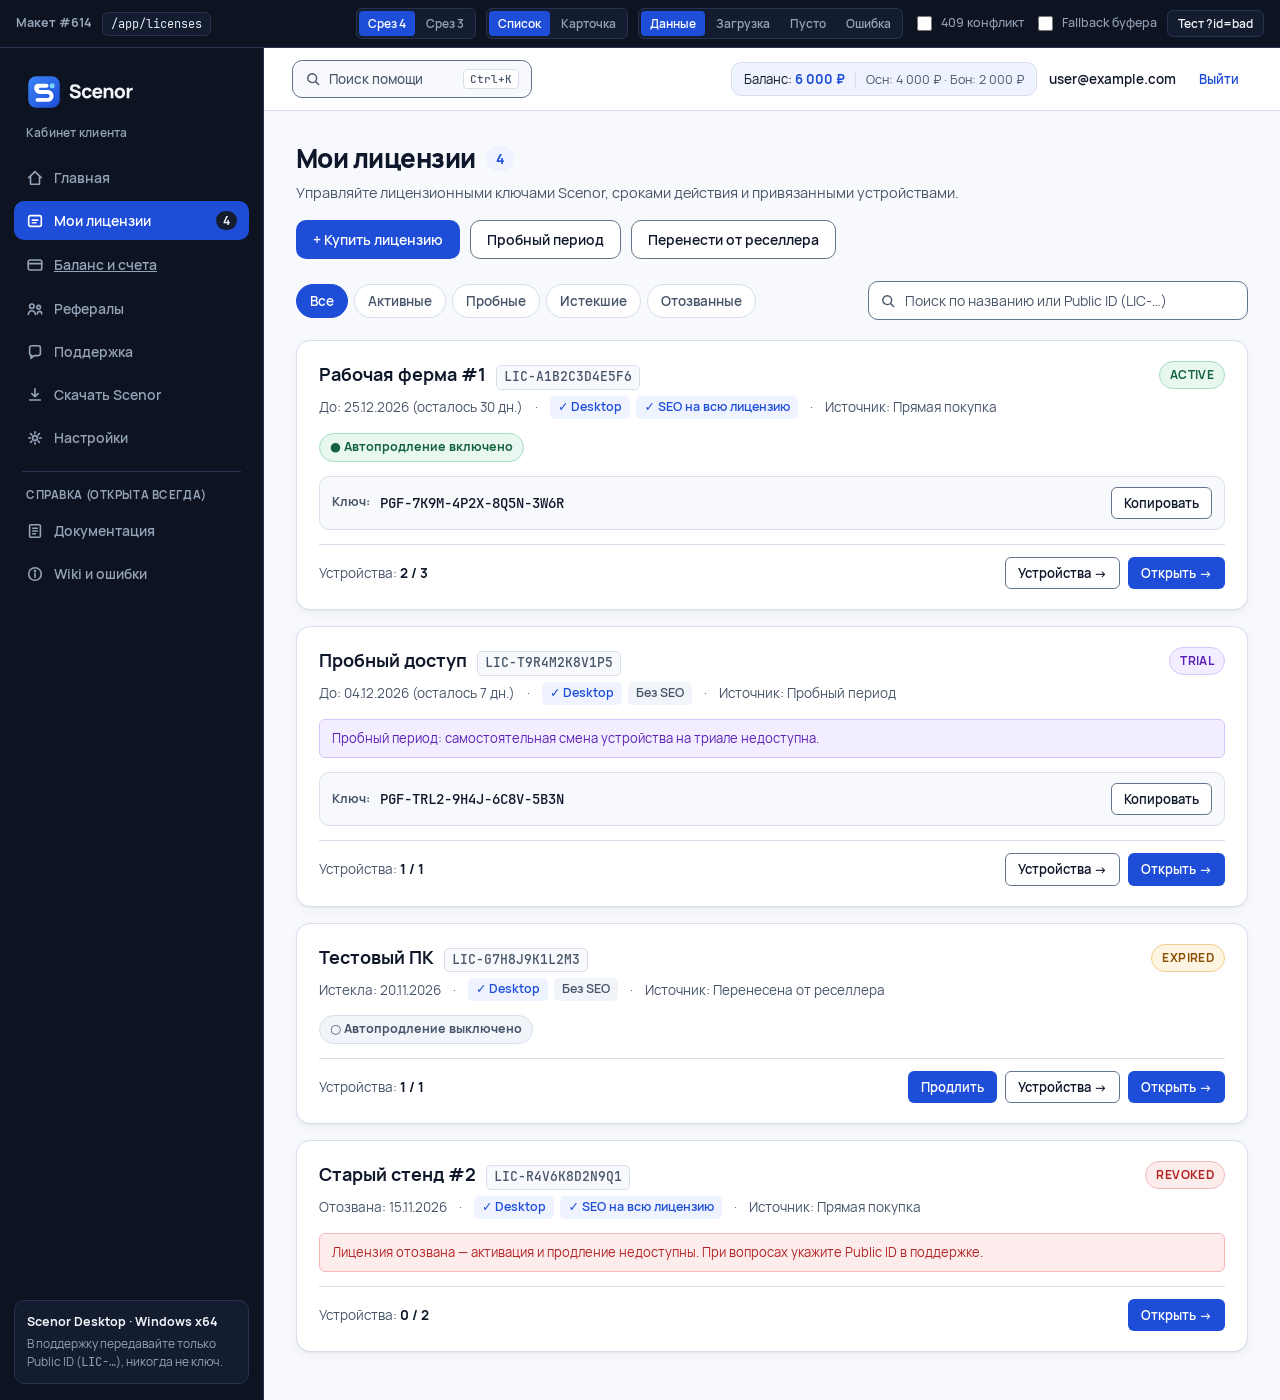
<file: licenses/index.html>
<!doctype html>
<html lang="ru">
<head>
  <meta charset="utf-8">
  <meta name="viewport" content="width=device-width, initial-scale=1">
  <title>Мои лицензии — Кабинет Scenor</title>
  <link rel="icon" type="image/svg+xml" href="./assets/svg/direction-a-mark-compact-16.svg">
  <link rel="stylesheet" href="./styles.css">
</head>
<body>
  <a class="skip-link" href="#main-content">Перейти к основному содержимому</a>

  <!-- Панель управления демо-макетом (тёмная поверхность #0D1321, проверка --focus-dark и #94A3B8 без opacity) -->
  <div class="demo-bar dark-surface" role="region" aria-label="Панель демонстрационных состояний макета">
    <div class="demo-bar__inner">
      <div class="demo-bar__group">
        <span class="demo-bar__label">Макет #614</span>
        <code class="demo-bar__route" id="demo-route-display">/app/licenses</code>
      </div>

      <div class="demo-bar__controls">
        <div class="demo-seg" role="group" aria-label="Срез поставки">
          <button type="button" class="demo-seg__btn" data-slice="4" aria-pressed="true">Срез 4</button>
          <button type="button" class="demo-seg__btn" data-slice="3" aria-pressed="false">Срез 3</button>
        </div>

        <div class="demo-seg" role="group" aria-label="Экран">
          <button type="button" class="demo-seg__btn" data-view="list" aria-pressed="true">Список</button>
          <button type="button" class="demo-seg__btn" data-view="detail" aria-pressed="false">Карточка</button>
        </div>

        <div class="demo-seg" role="group" aria-label="Состояние списка">
          <button type="button" class="demo-seg__btn" data-list-state="filled" aria-pressed="true">Данные</button>
          <button type="button" class="demo-seg__btn" data-list-state="loading" aria-pressed="false">Загрузка</button>
          <button type="button" class="demo-seg__btn" data-list-state="empty" aria-pressed="false">Пусто</button>
          <button type="button" class="demo-seg__btn" data-list-state="error" aria-pressed="false">Ошибка</button>
        </div>

        <label class="demo-toggle">
          <input type="checkbox" id="toggle-conflict-409">
          <span>409 конфликт</span>
        </label>

        <label class="demo-toggle">
          <input type="checkbox" id="toggle-clipboard-fallback">
          <span>Fallback буфера</span>
        </label>

        <button type="button" class="demo-action-btn" id="btn-test-bad-id">Тест ?id=bad</button>
      </div>
    </div>
  </div>

  <!-- Мобильный оверлей меню -->
  <div class="sidebar-backdrop" id="sidebar-backdrop" hidden></div>

  <div class="app-shell">
    <!-- Боковая навигация (тёмная поверхность #0D1321, Направление A Cobalt Flow) -->
    <aside class="sidebar dark-surface" id="app-sidebar" aria-label="Навигация кабинета">
      <div class="sidebar__brand">
        <a href="#main-content" class="brand-lockup-link" id="brand-home-link" aria-label="Scenor — переход к списку лицензий">
          <img
            src="./assets/svg/direction-a-lockup-dark-outlined.svg"
            alt="Scenor"
            class="brand-lockup-img"
            width="135"
            height="36"
          >
        </a>
        <div class="sidebar__brand-meta">
          <span class="sidebar__subtitle">Кабинет клиента</span>
          <button type="button" class="sidebar__close-btn" id="btn-close-sidebar" aria-label="Закрыть меню">✕</button>
        </div>
      </div>

      <nav class="sidebar__nav" aria-label="Разделы кабинета">
        <ul class="nav-list">
          <li>
            <button type="button" class="nav-item" data-nav-route="/app">
              <span class="nav-item__icon" aria-hidden="true">
                <svg viewBox="0 0 20 20" width="18" height="18" fill="none" stroke="currentColor" stroke-width="1.8" stroke-linecap="round" stroke-linejoin="round"><path d="M3 9.5L10 3l7 6.5"/><path d="M5 8.5V17h10V8.5"/></svg>
              </span>
              <span>Главная</span>
            </button>
          </li>
          <li>
            <button type="button" class="nav-item nav-item--active" data-nav-route="/app/licenses" aria-current="page" id="nav-licenses">
              <span class="nav-item__icon" aria-hidden="true">
                <svg viewBox="0 0 20 20" width="18" height="18" fill="none" stroke="currentColor" stroke-width="1.8" stroke-linecap="round" stroke-linejoin="round"><rect x="3" y="4" width="14" height="12" rx="2"/><path d="M7 9h6M7 12h4"/></svg>
              </span>
              <span>Мои лицензии</span>
              <span class="nav-item__badge" id="nav-licenses-count">4</span>
            </button>
          </li>
          <li id="nav-item-billing">
            <a class="nav-item" href="../billing/index.html" id="nav-billing-btn">
              <span class="nav-item__icon" aria-hidden="true">
                <svg viewBox="0 0 20 20" width="18" height="18" fill="none" stroke="currentColor" stroke-width="1.8" stroke-linecap="round" stroke-linejoin="round"><rect x="2.5" y="4.5" width="15" height="11" rx="2"/><path d="M2.5 8.5h15"/></svg>
              </span>
              <span id="nav-billing-label">Баланс и счета</span>
            </a>
          </li>
          <li id="nav-item-referrals">
            <button type="button" class="nav-item" data-nav-route="/app/referrals">
              <span class="nav-item__icon" aria-hidden="true">
                <svg viewBox="0 0 20 20" width="18" height="18" fill="none" stroke="currentColor" stroke-width="1.8" stroke-linecap="round" stroke-linejoin="round"><circle cx="6.5" cy="7" r="2.5"/><circle cx="14" cy="8" r="2"/><path d="M2.5 16c.5-2.5 2-4 4-4s3.5 1.5 4 4"/><path d="M12.5 15.5c.3-1.7 1.3-2.8 2.8-2.8 1.2 0 2 .8 2.2 2.8"/></svg>
              </span>
              <span>Рефералы</span>
            </button>
          </li>
          <li>
            <button type="button" class="nav-item" data-nav-route="/app/support">
              <span class="nav-item__icon" aria-hidden="true">
                <svg viewBox="0 0 20 20" width="18" height="18" fill="none" stroke="currentColor" stroke-width="1.8" stroke-linecap="round" stroke-linejoin="round"><path d="M4 5.5A2.5 2.5 0 0 1 6.5 3h7A2.5 2.5 0 0 1 16 5.5v6a2.5 2.5 0 0 1-2.5 2.5H9l-3.5 3v-3H6.5A2.5 2.5 0 0 1 4 11.5v-6z"/></svg>
              </span>
              <span>Поддержка</span>
            </button>
          </li>
          <li>
            <button type="button" class="nav-item" data-nav-route="/app/downloads">
              <span class="nav-item__icon" aria-hidden="true">
                <svg viewBox="0 0 20 20" width="18" height="18" fill="none" stroke="currentColor" stroke-width="1.8" stroke-linecap="round" stroke-linejoin="round"><path d="M10 3v9m0 0l-3.5-3.5M10 12l3.5-3.5"/><path d="M4 15.5h12"/></svg>
              </span>
              <span>Скачать Scenor</span>
            </button>
          </li>
          <li>
            <button type="button" class="nav-item" data-nav-route="/app/settings">
              <span class="nav-item__icon" aria-hidden="true">
                <svg viewBox="0 0 20 20" width="18" height="18" fill="none" stroke="currentColor" stroke-width="1.8" stroke-linecap="round" stroke-linejoin="round"><circle cx="10" cy="10" r="2.7"/><path d="M10 3v2m0 10v2M3 10h2m10 0h2m-2.1-4.9-1.4 1.4M6.5 13.5l-1.4 1.4m0-9.8 1.4 1.4m7 7 1.4 1.4"/></svg>
              </span>
              <span>Настройки</span>
            </button>
          </li>
        </ul>

        <div class="sidebar__divider" role="separator"></div>
        <div class="sidebar__section-title">Справка (открыта всегда)</div>

        <ul class="nav-list">
          <li>
            <button type="button" class="nav-item" data-nav-route="/docs">
              <span class="nav-item__icon" aria-hidden="true">
                <svg viewBox="0 0 20 20" width="18" height="18" fill="none" stroke="currentColor" stroke-width="1.8" stroke-linecap="round" stroke-linejoin="round"><path d="M4 4.5A1.5 1.5 0 0 1 5.5 3h9A1.5 1.5 0 0 1 16 4.5v11a1.5 1.5 0 0 1-1.5 1.5h-9A1.5 1.5 0 0 1 4 15.5v-11z"/><path d="M7.5 7h5M7.5 10h5M7.5 13h3"/></svg>
              </span>
              <span>Документация</span>
            </button>
          </li>
          <li>
            <button type="button" class="nav-item" data-nav-route="/wiki">
              <span class="nav-item__icon" aria-hidden="true">
                <svg viewBox="0 0 20 20" width="18" height="18" fill="none" stroke="currentColor" stroke-width="1.8" stroke-linecap="round" stroke-linejoin="round"><circle cx="10" cy="10" r="7"/><path d="M10 9.5v4"/><circle cx="10" cy="6.8" r="0.6" fill="currentColor"/></svg>
              </span>
              <span>Wiki и ошибки</span>
            </button>
          </li>
        </ul>
      </nav>

      <div class="sidebar__footer">
        <div class="sidebar__footer-title">Scenor Desktop · Windows x64</div>
        <div class="sidebar__footer-note">В поддержку передавайте только Public ID (<span class="mono">LIC-…</span>), никогда не ключ.</div>
      </div>
    </aside>

    <!-- Правая рабочая область -->
    <div class="app-main-wrap">
      <!-- Верхняя панель кабинета -->
      <header class="topbar">
        <div class="topbar__left">
          <button type="button" class="topbar__menu-btn" id="btn-open-sidebar" aria-label="Открыть навигацию" aria-controls="app-sidebar" aria-expanded="false">
            <svg viewBox="0 0 20 20" width="20" height="20" fill="none" stroke="currentColor" stroke-width="2" stroke-linecap="round"><path d="M3 5h14M3 10h14M3 15h14"/></svg>
          </button>

          <a href="#main-content" class="topbar__mobile-brand" aria-label="Scenor">
            <img src="./assets/svg/direction-a-lockup-light-outlined.svg" alt="Scenor" width="108" height="28">
          </a>

          <button type="button" class="help-search-btn" id="btn-open-help-search" aria-label="Поиск помощи, сочетание клавиш Ctrl+K">
            <svg viewBox="0 0 20 20" width="16" height="16" fill="none" stroke="currentColor" stroke-width="1.8" stroke-linecap="round"><circle cx="9" cy="9" r="5.5"/><path d="M13.5 13.5 17 17"/></svg>
            <span class="help-search-btn__text">Поиск помощи</span>
            <kbd class="kbd-hint">Ctrl+K</kbd>
          </button>
        </div>

        <div class="topbar__right">
          <button type="button" class="balance-pill" id="header-balance-pill" data-nav-route="/app/billing" title="Перейти в Баланс и счета">
            <span class="balance-pill__main">Баланс: <strong>6 000 ₽</strong></span>
            <span class="balance-pill__split">Осн: 4 000 ₽ · Бон: 2 000 ₽</span>
          </button>

          <div class="user-box">
            <span class="user-box__email">user@example.com</span>
            <button type="button" class="btn btn--ghost btn--sm" id="btn-logout">Выйти</button>
          </div>
        </div>
      </header>

      <!-- Основное содержимое -->
      <main class="main-content" id="main-content" tabindex="-1">
        <!-- Глобальный алерт (например, неизвестный / malformed ?id=...) -->
        <div class="alert alert--error" id="global-id-alert" role="alert" hidden>
          <div class="alert__content">
            <strong class="alert__title" id="global-id-alert-title">Лицензия не найдена</strong>
            <p class="alert__text" id="global-id-alert-text"></p>
          </div>
          <button type="button" class="btn btn--secondary btn--sm" id="btn-dismiss-id-alert">Вернуться к «Моим лицензиям»</button>
        </div>

        <!-- Информационный баннер Среза 3 (показывается только в режиме Среза 3) -->
        <div class="slice-banner" id="slice3-banner" hidden>
          <strong>Режим Среза 3 (R1-Dev):</strong> внутренний баланс и автопродление ещё не введены — оплата и продление выполняются прямым ручным счётом.
        </div>

        <!-- ==================== ЭКРАН 1: СПИСОК «МОИ ЛИЦЕНЗИИ» (/app/licenses) ==================== -->
        <section id="view-list" aria-labelledby="list-page-heading">
          <div class="page-header">
            <div class="page-header__title-wrap">
              <h1 class="page-title" id="list-page-heading">
                Мои лицензии <span class="count-pill" id="list-total-count">4</span>
              </h1>
              <p class="page-subtitle">Управляйте лицензионными ключами Scenor, сроками действия и привязанными устройствами.</p>
            </div>
            <div class="page-header__actions">
              <a href="../checkout/index.html?cfg=30d-2pc-seo1" class="btn btn--primary" id="btn-buy-license" data-external-mockup="checkout">
                + Купить лицензию
              </a>
              <button type="button" class="btn btn--secondary" id="btn-trial-cta">Пробный период</button>
              <button type="button" class="btn btn--secondary" id="btn-transfer-cta">Перенести от реселлера</button>
            </div>
          </div>

          <!-- Фильтр и поиск -->
          <div class="toolbar" id="list-toolbar" aria-label="Фильтр и поиск лицензий">
            <div class="filter-tabs" role="tablist" aria-label="Фильтр по статусу лицензии" id="status-filter-tabs">
              <button type="button" class="filter-tab filter-tab--active" role="tab" aria-selected="true" data-status-filter="ALL">Все</button>
              <button type="button" class="filter-tab" role="tab" aria-selected="false" data-status-filter="ACTIVE">Активные</button>
              <button type="button" class="filter-tab" role="tab" aria-selected="false" data-status-filter="TRIAL">Пробные</button>
              <button type="button" class="filter-tab" role="tab" aria-selected="false" data-status-filter="EXPIRED">Истекшие</button>
              <button type="button" class="filter-tab" role="tab" aria-selected="false" data-status-filter="REVOKED">Отозванные</button>
            </div>

            <div class="search-field">
              <label for="license-search-input" class="sr-only">Поиск по названию или Public ID</label>
              <svg class="search-field__icon" viewBox="0 0 20 20" width="16" height="16" fill="none" stroke="currentColor" stroke-width="1.8" stroke-linecap="round" aria-hidden="true"><circle cx="9" cy="9" r="5.5"/><path d="M13.5 13.5 17 17"/></svg>
              <input
                type="search"
                id="license-search-input"
                class="search-field__input"
                placeholder="Поиск по названию или Public ID (LIC-…)"
                autocomplete="off"
                spellcheck="false"
              >
              <button type="button" class="search-field__clear" id="btn-clear-search" aria-label="Очистить поиск" hidden>✕</button>
            </div>
          </div>

          <!-- Состояние 1: Загрузка (скелетоны, без ложного «нет лицензий») -->
          <div id="state-loading" class="skeleton-stack" role="status" aria-live="polite" aria-busy="true" hidden>
            <span class="sr-only">Загрузка списка лицензий…</span>
            <div class="skeleton-card" aria-hidden="true">
              <div class="skeleton-line skeleton-line--lg"></div>
              <div class="skeleton-line skeleton-line--md"></div>
              <div class="skeleton-box"></div>
              <div class="skeleton-row">
                <div class="skeleton-line skeleton-line--sm"></div>
                <div class="skeleton-line skeleton-line--btn"></div>
              </div>
            </div>
            <div class="skeleton-card" aria-hidden="true">
              <div class="skeleton-line skeleton-line--lg"></div>
              <div class="skeleton-line skeleton-line--md"></div>
              <div class="skeleton-box"></div>
              <div class="skeleton-row">
                <div class="skeleton-line skeleton-line--sm"></div>
                <div class="skeleton-line skeleton-line--btn"></div>
              </div>
            </div>
            <div class="skeleton-card" aria-hidden="true">
              <div class="skeleton-line skeleton-line--lg"></div>
              <div class="skeleton-line skeleton-line--md"></div>
              <div class="skeleton-box"></div>
              <div class="skeleton-row">
                <div class="skeleton-line skeleton-line--sm"></div>
                <div class="skeleton-line skeleton-line--btn"></div>
              </div>
            </div>
          </div>

          <!-- Состояние 2: Пустое состояние -->
          <div id="state-empty" class="state-card" hidden>
            <div class="state-card__icon state-card__icon--brand" aria-hidden="true">
              <svg viewBox="0 0 24 24" width="28" height="28" fill="none" stroke="currentColor" stroke-width="1.8" stroke-linecap="round" stroke-linejoin="round"><rect x="3" y="5" width="18" height="14" rx="2.5"/><path d="M7 10h10M7 14h6"/></svg>
            </div>
            <h2 class="state-card__title">У вас пока нет лицензий</h2>
            <p class="state-card__desc">Оформите подписку по нужной конфигурации устройств и SEO, активируйте пробный период или перенесите лицензию от реселлера.</p>
            <div class="state-card__actions">
              <a href="../checkout/index.html?cfg=30d-2pc-seo1" class="btn btn--primary" data-external-mockup="checkout">Выбрать тариф</a>
              <button type="button" class="btn btn--secondary" data-action="trial">Пробный период</button>
              <button type="button" class="btn btn--secondary" data-action="transfer">Перенести от реселлера</button>
            </div>
          </div>

          <!-- Состояние 3: Ошибка загрузки (не маскируется под пустоту) -->
          <div id="state-error" class="state-card state-card--error" role="alert" hidden>
            <div class="state-card__icon state-card__icon--error" aria-hidden="true">
              <svg viewBox="0 0 24 24" width="28" height="28" fill="none" stroke="currentColor" stroke-width="1.8" stroke-linecap="round" stroke-linejoin="round"><circle cx="12" cy="12" r="9"/><path d="M12 8v5"/><circle cx="12" cy="16.2" r="0.8" fill="currentColor"/></svg>
            </div>
            <h2 class="state-card__title">Не удалось загрузить лицензии</h2>
            <p class="state-card__desc">Сервер не ответил вовремя или соединение было прервано. Ваши лицензии и активные устройства не затронуты — попробуйте повторить запрос.</p>
            <div class="state-card__actions">
              <button type="button" class="btn btn--primary" id="btn-retry-load">Повторить</button>
              <button type="button" class="btn btn--secondary" data-nav-route="/wiki">Wiki и ошибки</button>
            </div>
          </div>

          <!-- Состояние 4: Заполненный список (или пустой результат фильтра) -->
          <div id="state-filled">
            <div class="license-list" id="license-list-container" aria-live="polite"></div>

            <div id="filter-empty-card" class="state-card state-card--compact" hidden>
              <h2 class="state-card__title">Ничего не найдено</h2>
              <p class="state-card__desc" id="filter-empty-message"></p>
              <div class="state-card__actions">
                <button type="button" class="btn btn--secondary" id="btn-reset-filters">Сбросить фильтры</button>
              </div>
            </div>
          </div>
        </section>

        <!-- ==================== ЭКРАН 2: КАРТОЧКА ЛИЦЕНЗИИ (/app/licenses/[id]) ==================== -->
        <section id="view-detail" aria-labelledby="detail-title" hidden>
          <div class="detail-back-row">
            <button type="button" class="back-link" id="btn-back-to-list">
              ← Назад к «Моим лицензиям»
            </button>
            <span class="mono detail-route-badge" id="detail-route-badge">/app/licenses/LIC-A1B2C3D4E5F6</span>
          </div>

          <!-- Карточка 1: Заголовок, статус, Public ID, источник, личное примечание -->
          <article class="card detail-card">
            <div class="detail-head">
              <div class="detail-head__title-area">
                <div class="detail-title-row" id="detail-name-view">
                  <h1 class="detail-title" id="detail-title">Рабочая ферма #1</h1>
                  <button type="button" class="btn btn--ghost btn--sm" id="btn-edit-name">Ред. название</button>
                </div>

                <form class="inline-edit-form" id="detail-name-form" hidden>
                  <label for="input-edit-name" class="sr-only">Название лицензии</label>
                  <input type="text" id="input-edit-name" class="text-input" maxlength="80" required>
                  <div class="inline-edit-form__actions">
                    <button type="submit" class="btn btn--primary btn--sm">Сохранить</button>
                    <button type="button" class="btn btn--secondary btn--sm" id="btn-cancel-name">Отмена</button>
                  </div>
                </form>

                <div class="detail-meta-row">
                  <span class="meta-item">
                    Public ID: <code class="mono meta-code" id="detail-public-id">LIC-A1B2C3D4E5F6</code>
                    <button type="button" class="mini-copy-btn" id="btn-copy-public-id" aria-label="Скопировать Public ID">Копировать ID</button>
                  </span>
                  <span class="meta-dot" aria-hidden="true">·</span>
                  <span class="meta-item">Источник: <strong id="detail-source">Прямая покупка</strong></span>
                </div>
                <p class="security-hint">В поддержку передавайте только Public ID — никогда не отправляйте лицензионный ключ.</p>
              </div>

              <div class="detail-head__status">
                <span class="status-badge" id="detail-status-badge">ACTIVE</span>
              </div>
            </div>

            <div class="note-block">
              <div class="note-block__view" id="detail-note-view">
                <div class="note-block__content">
                  <span class="note-block__label">Личное примечание:</span>
                  <span class="note-block__text" id="detail-note-text"></span>
                </div>
                <button type="button" class="btn btn--ghost btn--sm" id="btn-edit-note">Изменить</button>
              </div>

              <form class="inline-edit-form inline-edit-form--column" id="detail-note-form" hidden>
                <label for="input-edit-note" class="field-label">Личное примечание (видно только вам)</label>
                <textarea id="input-edit-note" class="text-input text-input--textarea" rows="2" maxlength="200" placeholder="Например: Основной сервер Google/Яндекс"></textarea>
                <div class="inline-edit-form__actions">
                  <button type="submit" class="btn btn--primary btn--sm">Сохранить примечание</button>
                  <button type="button" class="btn btn--secondary btn--sm" id="btn-cancel-note">Отмена</button>
                </div>
              </form>
            </div>
          </article>

          <!-- Карточка 2: Срок действия, права, лимит устройств, автопродление (Срез 4) -->
          <article class="card detail-card">
            <h2 class="card-section-title">Параметры подписки</h2>

            <div class="params-grid">
              <div class="param-box">
                <span class="param-box__label">Срок действия</span>
                <strong class="param-box__value" id="detail-term">до 25.12.2026 (осталось 30 дн.)</strong>
              </div>

              <div class="param-box">
                <span class="param-box__label">Права лицензии</span>
                <div class="entitlement-pills" id="detail-entitlements"></div>
              </div>

              <div class="param-box">
                <span class="param-box__label">Лимит устройств</span>
                <strong class="param-box__value" id="detail-devices-limit">2 / 3 устройства</strong>
              </div>
            </div>

            <!-- Спец-баннер для TRIAL -->
            <div class="info-banner info-banner--trial" id="detail-trial-banner" hidden>
              <strong>Пробный период:</strong> самостоятельная смена или отвязка устройства на триале недоступна. Для работы на нескольких ПК оформите платную лицензию.
            </div>

            <!-- Спец-баннер для REVOKED -->
            <div class="info-banner info-banner--error" id="detail-revoked-banner" hidden>
              <strong>Лицензия отозвана:</strong> активация в Scenor Desktop, замена ключа и продление недоступны. Если это ошибка, обратитесь в поддержку и укажите Public ID.
            </div>

            <!-- Блок автопродления (Срез 4; в Срезе 3 скрыт полностью) -->
            <div class="autorenew-box" id="detail-autorenew-section">
              <div class="autorenew-box__row">
                <div class="autorenew-box__status">
                  <span class="autorenew-pill" id="detail-autorenew-pill">● Автопродление включено</span>
                  <p class="autorenew-box__desc" id="detail-autorenew-desc">Следующее списание: 25.12.2026 с внутреннего баланса по актуальной цене.</p>
                </div>
                <button type="button" class="btn btn--secondary btn--sm" id="btn-toggle-autorenew">Выключить</button>
              </div>
            </div>
          </article>

          <!-- Карточка 3: Текущий лицензионный ключ (ТЗ 70 / §4.3 #590) -->
          <article class="card detail-card" aria-labelledby="key-section-heading">
            <div class="key-header">
              <div>
                <h2 class="card-section-title" id="key-section-heading">Текущий лицензионный ключ</h2>
                <p class="key-subtitle">Ключ доступен вам постоянно в авторизованном кабинете (политика ТЗ 70).</p>
              </div>
              <div class="key-badges">
                <span class="status-badge" id="detail-key-status-badge">Ключ: ACTIVE</span>
                <span class="rev-badge mono" id="detail-key-revision">Ревизия #1</span>
              </div>
            </div>

            <!-- Результат / конфликт замены ключа -->
            <div class="alert alert--success" id="key-rotated-banner" role="status" hidden>
              <div class="alert__content">
                <strong class="alert__title">Ключ заменён на месте</strong>
                <p class="alert__text" id="key-rotated-text"></p>
              </div>
            </div>

            <div class="alert alert--error" id="key-conflict-banner" role="alert" hidden>
              <div class="alert__content">
                <strong class="alert__title">409 REVISION_CONFLICT — карточка обновлена автоматически</strong>
                <p class="alert__text" id="key-conflict-text"></p>
              </div>
            </div>

            <!-- Fallback-баннер при недоступности Clipboard API -->
            <div class="alert alert--warn" id="key-clipboard-fallback-banner" role="status" hidden>
              <div class="alert__content">
                <strong class="alert__title">Автоматическое копирование недоступно</strong>
                <p class="alert__text">Ключ выделен в поле ниже — нажмите <kbd class="kbd-inline">Ctrl+C</kbd> (или <kbd class="kbd-inline">⌘+C</kbd>), чтобы скопировать его вручную.</p>
              </div>
            </div>

            <div class="key-box">
              <label for="detail-key-input" class="sr-only">Текущий лицензионный ключ</label>
              <input
                type="text"
                id="detail-key-input"
                class="key-box__input mono"
                readonly
                value="PGF-7K9M-4P2X-8Q5N-3W6R"
                aria-label="Текущий лицензионный ключ"
              >
              <div class="key-box__actions">
                <button type="button" class="btn btn--primary" id="btn-copy-key">Копировать ключ</button>
                <button type="button" class="btn btn--secondary" id="btn-replace-key">Заменить ключ</button>
              </div>
            </div>

            <p class="key-hint">Подсказка: замена ключа обновит ключ на месте; старый ключ будет отклонён, а оплаченный срок и привязанные устройства сохранятся.</p>
          </article>

          <!-- Карточка 4: Действия по этой лицензии -->
          <article class="card detail-card" aria-labelledby="actions-section-heading">
            <h2 class="card-section-title" id="actions-section-heading">Действия по этой лицензии</h2>

            <div class="actions-grid">
              <button type="button" class="action-tile action-tile--primary" id="action-devices">
                <span class="action-tile__title" id="action-devices-title">Устройства этой лицензии (2 / 3) →</span>
                <span class="action-tile__desc">Просмотр привязанных ПК, последней активности и отвязки (/app/licenses/[id]/devices)</span>
              </button>

              <a href="../checkout/index.html?cfg=30d-2pc-seo1" class="action-tile" id="action-renew" data-external-mockup="checkout">
                <span class="action-tile__title">Продлить лицензию →</span>
                <span class="action-tile__desc">Можно изменить доп. устройства и модуль SEO со следующего периода</span>
              </a>

              <button type="button" class="action-tile" id="action-upgrade">
                <span class="action-tile__title">Докупить устройства / SEO →</span>
                <span class="action-tile__desc">Расчёт пропорционально остатку текущего оплаченного периода</span>
              </button>

              <button type="button" class="action-tile" data-nav-route="/app/downloads">
                <span class="action-tile__title">Скачать Scenor →</span>
                <span class="action-tile__desc">Актуальный установщик Windows x64 и контрольная сумма SHA-256 (/app/downloads)</span>
              </button>

              <button type="button" class="action-tile" data-nav-route="/docs/activation">
                <span class="action-tile__title">Как активировать →</span>
                <span class="action-tile__desc">Пошаговое руководство по вводу ключа в Scenor Desktop (/docs/activation)</span>
              </button>

              <button type="button" class="action-tile" data-nav-route="/app/support" id="action-support">
                <span class="action-tile__title">Написать в поддержку →</span>
                <span class="action-tile__desc">В обращении укажите только Public ID (<span class="mono" id="action-support-id">LIC-…</span>), без ключа</span>
              </button>
            </div>
          </article>
        </section>
      </main>
    </div>
  </div>

  <!-- Модальное окно: Подтверждение замены ключа (ТЗ 70 / §4.3) -->
  <div class="modal-backdrop" id="modal-replace-key" role="dialog" aria-modal="true" aria-labelledby="modal-replace-title" hidden>
    <div class="modal">
      <div class="modal__header">
        <h2 class="modal__title" id="modal-replace-title">Заменить лицензионный ключ?</h2>
        <button type="button" class="modal__close" data-close-modal="modal-replace-key" aria-label="Закрыть окно">✕</button>
      </div>
      <div class="modal__body">
        <p>Для лицензии <strong id="modal-replace-license-name"></strong> (<code class="mono" id="modal-replace-public-id"></code>) будет выпущен новый ключ на месте.</p>
        <ul class="modal-list">
          <li>Прежний ключ немедленно перестанет приниматься сервером (<code class="mono">KEY_REJECTED</code>).</li>
          <li>Оплаченный срок действия и привязанные устройства (<strong id="modal-replace-devices"></strong>) сохранятся без потерь.</li>
          <li>После замены введите новый ключ в Scenor Desktop на ваших устройствах.</li>
        </ul>
        <div class="modal-tech-box mono">
          <div>expectedRotationCounter: <span id="modal-expected-rev">1</span></div>
          <div>idempotencyKey: <span id="modal-idem-key">rot-demo-0001</span></div>
        </div>
        <label class="modal-checkbox">
          <input type="checkbox" id="modal-simulate-409">
          <span>Смоделировать <code>409 REVISION_CONFLICT</code> (ключ уже изменён в другой сессии)</span>
        </label>
      </div>
      <div class="modal__footer">
        <button type="button" class="btn btn--secondary" data-close-modal="modal-replace-key" id="btn-cancel-replace">Отмена</button>
        <button type="button" class="btn btn--danger" id="btn-confirm-replace">Заменить ключ</button>
      </div>
    </div>
  </div>

  <!-- Модальное окно: Быстрый поиск помощи (Ctrl+K) -->
  <div class="modal-backdrop" id="modal-help-search" role="dialog" aria-modal="true" aria-labelledby="modal-help-title" hidden>
    <div class="modal">
      <div class="modal__header">
        <h2 class="modal__title" id="modal-help-title">Поиск помощи (/docs и /wiki)</h2>
        <button type="button" class="modal__close" data-close-modal="modal-help-search" aria-label="Закрыть поиск помощи">✕</button>
      </div>
      <div class="modal__body">
        <label for="help-search-input" class="sr-only">Запрос по документации и Wiki</label>
        <input type="search" id="help-search-input" class="text-input" placeholder="Например: активация, KEY_REJECTED, NODE_LIMIT…">
        <div class="help-results" id="help-results-list"></div>
      </div>
      <div class="modal__footer">
        <span class="modal__hint">Документация и Wiki открыты всегда без авторизации.</span>
        <button type="button" class="btn btn--secondary" data-close-modal="modal-help-search">Закрыть</button>
      </div>
    </div>
  </div>

  <!-- Модальное окно: Информация о смежном маршруте / действии -->
  <div class="modal-backdrop" id="modal-info" role="dialog" aria-modal="true" aria-labelledby="modal-info-title" hidden>
    <div class="modal">
      <div class="modal__header">
        <h2 class="modal__title" id="modal-info-title">Переход в смежный раздел</h2>
        <button type="button" class="modal__close" data-close-modal="modal-info" aria-label="Закрыть окно">✕</button>
      </div>
      <div class="modal__body">
        <p id="modal-info-desc"></p>
        <div class="modal-tech-box mono" id="modal-info-route"></div>
      </div>
      <div class="modal__footer">
        <button type="button" class="btn btn--primary" data-close-modal="modal-info">Понятно</button>
      </div>
    </div>
  </div>

  <!-- Тост-уведомления -->
  <div class="toast-region" id="toast-region" role="status" aria-live="polite" aria-atomic="true"></div>

  <script src="./app.js"></script>
</body>
</html>
</file>
<file: billing/styles.css>
/* ==========================================================================
   Scenor — Экран «Баланс и счета» (/app/billing) и «Ручной счёт» (/app/billing/invoices/[id], Макет 5)
   Айдентика: Направление A (Cobalt Flow, #606), единый каркас кабинета #614 / #619
   Обязательные требования доступности:
     1) Вторичный текст на тёмных поверхностях: чистый #94A3B8 без opacity (≥ 4.5:1 AA)
     2) Кольцо фокуса на тёмных поверхностях: --focus-dark: #38BDF8 (≥ 3:1)
   ========================================================================== */

@font-face {
  font-family: "Manrope";
  src: url("./assets/fonts/Manrope-Regular.ttf") format("truetype");
  font-weight: 400;
  font-style: normal;
  font-display: swap;
}
@font-face {
  font-family: "Manrope";
  src: url("./assets/fonts/Manrope-Medium.ttf") format("truetype");
  font-weight: 500;
  font-style: normal;
  font-display: swap;
}
@font-face {
  font-family: "Manrope";
  src: url("./assets/fonts/Manrope-SemiBold.ttf") format("truetype");
  font-weight: 600;
  font-style: normal;
  font-display: swap;
}
@font-face {
  font-family: "Manrope";
  src: url("./assets/fonts/Manrope-Bold.ttf") format("truetype");
  font-weight: 700;
  font-style: normal;
  font-display: swap;
}
@font-face {
  font-family: "Manrope";
  src: url("./assets/fonts/Manrope-ExtraBold.ttf") format("truetype");
  font-weight: 800;
  font-style: normal;
  font-display: swap;
}
@font-face {
  font-family: "JetBrains Mono";
  src: url("./assets/fonts/JetBrainsMono-Regular.woff2") format("woff2");
  font-weight: 400;
  font-style: normal;
  font-display: swap;
}
@font-face {
  font-family: "JetBrains Mono";
  src: url("./assets/fonts/JetBrainsMono-SemiBold.woff2") format("woff2");
  font-weight: 600;
  font-style: normal;
  font-display: swap;
}

:root {
  /* Направление A — Cobalt Flow (#606) */
  --brand-primary: #1E4ED8;
  --brand-primary-hover: #173EB0;
  --brand-primary-active: #12318C;
  --brand-primary-soft: #EEF3FF;
  --brand-accent: #0891B2;

  /* Кольца фокуса (WCAG 2.2 AA >= 3:1) */
  --focus-light: #1E4ED8;
  --focus-dark: #38BDF8;

  /* Светлые поверхности */
  --brand-bg: #F7F9FC;
  --brand-surface: #FFFFFF;
  --brand-surface-subtle: #F1F5F9;
  --brand-border: #D6DFEB;
  --input-border: #64748B;
  --brand-text: #0F172A;
  --brand-text-muted: #475569;

  /* Тёмные поверхности (сайдбар и панель демо-стенда) */
  --brand-dark-bg: #0D1321;
  --brand-dark-surface: #141D30;
  --brand-dark-surface-hover: #1B2740;
  --brand-dark-border: #25334F;
  --brand-dark-text: #F1F5F9;
  /* Чистый токен без opacity — контраст 7.23:1 на #0D1321 и 6.53:1 на #141D30 */
  --brand-dark-text-muted: #94A3B8;

  /* Семантические статусы (отделены от бренда) */
  --st-ok-fg: #14633E;
  --st-ok-bg: #E8F7EF;
  --st-ok-border: #A7DFC1;

  --st-warn-fg: #8A4F04;
  --st-warn-bg: #FEF4E2;
  --st-warn-border: #F2CE8E;

  --st-err-fg: #B42323;
  --st-err-bg: #FDECEC;
  --st-err-border: #F4B9B9;

  --st-info-fg: #0E5A6F;
  --st-info-bg: #E6F6FA;
  --st-info-border: #A6DCEB;

  --st-plan-fg: #5B21B6;
  --st-plan-bg: #F3EEFF;
  --st-plan-border: #D7C6FE;

  /* Типографика и размеры */
  --font-sans: "Manrope", "Segoe UI Variable", "Segoe UI", system-ui, -apple-system, sans-serif;
  --font-mono: "JetBrains Mono", "Cascadia Mono", Consolas, monospace;

  --radius-sm: 6px;
  --radius-md: 10px;
  --radius-lg: 14px;
  --shadow-card: 0 1px 2px rgba(15, 23, 42, 0.05), 0 4px 12px rgba(15, 23, 42, 0.04);
  --shadow-modal: 0 20px 50px rgba(13, 19, 33, 0.28);
}

*, *::before, *::after {
  box-sizing: border-box;
}

html, body {
  margin: 0;
  padding: 0;
  background-color: var(--brand-bg);
  color: var(--brand-text);
  font-family: var(--font-sans);
  font-size: 15px;
  line-height: 1.5;
  -webkit-font-smoothing: antialiased;
  overflow-x: clip;
}

button, input, textarea, select, a {
  font-family: inherit;
}

a:focus-visible,
button:focus-visible,
input:focus-visible,
textarea:focus-visible,
select:focus-visible,
[tabindex]:focus-visible {
  outline: 3px solid var(--focus-light);
  outline-offset: 2px;
}

/* Обязательный --focus-dark: #38BDF8 на ВСЕХ фокусируемых элементах тёмных поверхностей */
.dark-surface a:focus-visible,
.dark-surface button:focus-visible,
.dark-surface input:focus-visible,
.dark-surface select:focus-visible,
.dark-surface [tabindex]:focus-visible {
  outline: 3px solid var(--focus-dark);
  outline-offset: 2px;
}

[hidden] {
  display: none !important;
}

.sr-only {
  position: absolute;
  width: 1px;
  height: 1px;
  padding: 0;
  margin: -1px;
  overflow: hidden;
  clip: rect(0, 0, 0, 0);
  white-space: nowrap;
  border: 0;
}

.skip-link {
  position: absolute;
  left: -9999px;
  top: 8px;
  z-index: 2000;
  background: var(--brand-primary);
  color: #FFFFFF;
  padding: 10px 16px;
  border-radius: var(--radius-sm);
  font-weight: 600;
  text-decoration: none;
}
.skip-link:focus {
  left: 12px;
}

.mono {
  font-family: var(--font-mono);
}

.tabular {
  font-variant-numeric: tabular-nums;
}

/* ==========================================================================
   Панель демонстрационных сценариев (тёмная поверхность #0D1321)
   ========================================================================== */
.demo-bar {
  background: var(--brand-dark-bg);
  color: var(--brand-dark-text);
  border-bottom: 1px solid var(--brand-dark-border);
  padding: 8px 16px;
  font-size: 13px;
}

.demo-bar__inner {
  max-width: 1440px;
  margin: 0 auto;
  display: flex;
  align-items: center;
  justify-content: space-between;
  gap: 12px;
  flex-wrap: wrap;
}

.demo-bar__group {
  display: flex;
  align-items: center;
  gap: 8px;
  flex-wrap: wrap;
}

.demo-bar__label {
  color: var(--brand-dark-text-muted);
  font-weight: 600;
}

.demo-bar__route {
  font-family: var(--font-mono);
  font-size: 12px;
  color: var(--brand-dark-text);
  background: var(--brand-dark-surface);
  border: 1px solid var(--brand-dark-border);
  padding: 3px 8px;
  border-radius: var(--radius-sm);
  word-break: break-all;
}

.demo-bar__controls {
  display: flex;
  align-items: center;
  gap: 8px;
  flex-wrap: wrap;
}

.demo-seg {
  display: inline-flex;
  background: var(--brand-dark-surface);
  border: 1px solid var(--brand-dark-border);
  border-radius: var(--radius-sm);
  padding: 2px;
  gap: 2px;
  flex-wrap: wrap;
}

.demo-seg__btn {
  border: 0;
  background: transparent;
  color: var(--brand-dark-text-muted);
  padding: 4px 10px;
  border-radius: 4px;
  font-size: 12px;
  font-weight: 600;
  cursor: pointer;
}

.demo-seg__btn[aria-pressed="true"] {
  background: var(--brand-primary);
  color: #FFFFFF;
}

.demo-select-wrap {
  display: inline-flex;
  align-items: center;
  gap: 6px;
}

.demo-select-wrap__label {
  color: var(--brand-dark-text-muted);
  font-size: 12px;
}

.demo-select {
  background: var(--brand-dark-surface);
  color: var(--brand-dark-text);
  border: 1px solid var(--brand-dark-border);
  border-radius: var(--radius-sm);
  padding: 4px 8px;
  font-size: 12px;
  max-width: 260px;
}

.demo-toggle {
  display: inline-flex;
  align-items: center;
  gap: 6px;
  color: var(--brand-dark-text-muted);
  font-size: 12px;
  cursor: pointer;
}

.demo-action-btn {
  background: var(--brand-dark-surface);
  color: var(--brand-dark-text);
  border: 1px solid var(--brand-dark-border);
  border-radius: var(--radius-sm);
  padding: 5px 10px;
  font-size: 12px;
  font-weight: 600;
  cursor: pointer;
}
.demo-action-btn:hover {
  background: var(--brand-dark-surface-hover);
}

/* ==========================================================================
   Каркас кабинета (Sidebar + Topbar + Main)
   ========================================================================== */
.app-shell {
  display: flex;
  min-height: calc(100vh - 44px);
}

.sidebar {
  width: 264px;
  flex-shrink: 0;
  background: var(--brand-dark-bg);
  color: var(--brand-dark-text);
  border-right: 1px solid var(--brand-dark-border);
  display: flex;
  flex-direction: column;
  padding: 18px 14px;
}

.sidebar__brand {
  padding: 4px 8px 16px;
  border-bottom: 1px solid var(--brand-dark-border);
  margin-bottom: 14px;
}

.brand-lockup-link {
  display: inline-flex;
  padding: 6px; /* clearspace >= 0.25 * H */
  border-radius: var(--radius-sm);
  text-decoration: none;
}

.brand-lockup-img {
  display: block;
  height: auto;
}

.sidebar__brand-meta {
  display: flex;
  align-items: center;
  justify-content: space-between;
  margin-top: 4px;
  padding-left: 6px;
}

.sidebar__subtitle {
  color: var(--brand-dark-text-muted);
  font-size: 12px;
  font-weight: 600;
}

.sidebar__close-btn {
  display: none;
  background: transparent;
  border: 1px solid var(--brand-dark-border);
  color: var(--brand-dark-text);
  border-radius: var(--radius-sm);
  padding: 2px 8px;
  cursor: pointer;
}

.sidebar__nav {
  flex: 1;
}

.nav-list {
  list-style: none;
  margin: 0;
  padding: 0;
  display: flex;
  flex-direction: column;
  gap: 4px;
}

.nav-item {
  width: 100%;
  display: flex;
  align-items: center;
  gap: 10px;
  padding: 9px 12px;
  border: 0;
  border-radius: var(--radius-sm);
  background: transparent;
  color: var(--brand-dark-text-muted);
  font-size: 14px;
  font-weight: 600;
  text-align: left;
  text-decoration: none;
  cursor: pointer;
  transition: background-color 0.15s ease, color 0.15s ease;
}

.nav-item:hover {
  background: var(--brand-dark-surface-hover);
  color: var(--brand-dark-text);
}

.nav-item--active {
  background: var(--brand-primary);
  color: #FFFFFF;
}
.nav-item--active:hover {
  background: var(--brand-primary-hover);
  color: #FFFFFF;
}

.nav-item__icon {
  display: inline-flex;
  flex-shrink: 0;
}

.nav-item__badge {
  margin-left: auto;
  background: var(--brand-dark-surface);
  color: var(--brand-dark-text);
  border: 1px solid var(--brand-dark-border);
  font-size: 11px;
  padding: 1px 7px;
  border-radius: 999px;
}

.sidebar__divider {
  height: 1px;
  background: var(--brand-dark-border);
  margin: 14px 4px;
}

.sidebar__section-title {
  font-size: 11px;
  font-weight: 700;
  text-transform: uppercase;
  letter-spacing: 0.04em;
  color: var(--brand-dark-text-muted);
  padding: 0 12px 6px;
}

.sidebar__footer {
  margin-top: 16px;
  padding: 12px;
  background: var(--brand-dark-surface);
  border: 1px solid var(--brand-dark-border);
  border-radius: var(--radius-md);
}

.sidebar__footer-title {
  font-size: 12px;
  font-weight: 700;
  color: var(--brand-dark-text);
}

.sidebar__footer-note {
  margin-top: 4px;
  font-size: 12px;
  color: var(--brand-dark-text-muted);
}

.sidebar-backdrop {
  position: fixed;
  inset: 0;
  background: rgba(13, 19, 33, 0.55);
  z-index: 900;
}

/* ==========================================================================
   Правая область (Topbar + Main)
   ========================================================================== */
.app-main-wrap {
  flex: 1;
  min-width: 0;
  display: flex;
  flex-direction: column;
}

.topbar {
  background: var(--brand-surface);
  border-bottom: 1px solid var(--brand-border);
  padding: 12px 24px;
  display: flex;
  align-items: center;
  justify-content: space-between;
  gap: 12px;
  flex-wrap: wrap;
}

.topbar__left {
  display: flex;
  align-items: center;
  gap: 12px;
}

.topbar__menu-btn {
  display: none;
  background: var(--brand-surface);
  border: 1px solid var(--brand-border);
  border-radius: var(--radius-sm);
  padding: 6px 8px;
  cursor: pointer;
  color: var(--brand-text);
}

.topbar__mobile-brand {
  display: none;
  padding: 4px;
}

.help-search-btn {
  display: inline-flex;
  align-items: center;
  gap: 8px;
  background: var(--brand-bg);
  border: 1px solid var(--brand-border);
  border-radius: var(--radius-sm);
  padding: 7px 12px;
  color: var(--brand-text-muted);
  font-size: 13px;
  font-weight: 600;
  cursor: pointer;
}
.help-search-btn:hover {
  border-color: var(--input-border);
  color: var(--brand-text);
}

.kbd-hint {
  font-family: var(--font-mono);
  font-size: 11px;
  background: var(--brand-surface);
  border: 1px solid var(--brand-border);
  border-radius: 4px;
  padding: 1px 5px;
  color: var(--brand-text-muted);
}

.topbar__right {
  display: flex;
  align-items: center;
  gap: 12px;
  flex-wrap: wrap;
}

.balance-pill {
  display: inline-flex;
  align-items: center;
  gap: 8px;
  background: var(--brand-primary-soft);
  border: 1px solid #C7D7FE;
  border-radius: 999px;
  padding: 6px 12px;
  color: var(--brand-text);
  font-size: 13px;
  text-decoration: none;
}

.balance-pill__split {
  color: var(--brand-text-muted);
  font-size: 12px;
}

.user-box {
  display: inline-flex;
  align-items: center;
  gap: 8px;
}

.user-box__email {
  font-size: 13px;
  font-weight: 600;
  color: var(--brand-text-muted);
}

.main-content {
  flex: 1;
  padding: 24px;
  max-width: 1180px;
  width: 100%;
  margin: 0 auto;
}

/* ==========================================================================
   Кнопки, карточки, бейджи, алерты
   ========================================================================== */
.btn {
  display: inline-flex;
  align-items: center;
  justify-content: center;
  gap: 8px;
  border-radius: var(--radius-sm);
  font-size: 14px;
  font-weight: 600;
  padding: 9px 16px;
  border: 1px solid transparent;
  cursor: pointer;
  text-decoration: none;
  transition: background-color 0.15s ease, border-color 0.15s ease;
}

.btn:disabled {
  opacity: 0.55;
  cursor: not-allowed;
}

.btn--sm {
  padding: 6px 12px;
  font-size: 13px;
}

.btn--full {
  width: 100%;
}

.btn--primary {
  background: var(--brand-primary);
  color: #FFFFFF;
}
.btn--primary:hover:not(:disabled) {
  background: var(--brand-primary-hover);
}
.btn--primary:active:not(:disabled) {
  background: var(--brand-primary-active);
}

.btn--secondary {
  background: var(--brand-surface);
  border-color: var(--brand-border);
  color: var(--brand-text);
}
.btn--secondary:hover:not(:disabled) {
  background: var(--brand-surface-subtle);
  border-color: var(--input-border);
}

.btn--ghost {
  background: transparent;
  color: var(--brand-text-muted);
}
.btn--ghost:hover:not(:disabled) {
  background: var(--brand-surface-subtle);
  color: var(--brand-text);
}

.inline-link {
  background: transparent;
  border: 0;
  padding: 0;
  color: var(--brand-primary);
  font-weight: 700;
  cursor: pointer;
  text-decoration: underline;
}

.card {
  background: var(--brand-surface);
  border: 1px solid var(--brand-border);
  border-radius: var(--radius-md);
  box-shadow: var(--shadow-card);
}

.section-card {
  padding: 20px;
  margin-bottom: 20px;
}

.section-card__head {
  display: flex;
  align-items: flex-start;
  justify-content: space-between;
  gap: 12px;
  margin-bottom: 16px;
  flex-wrap: wrap;
}

.section-title {
  margin: 0;
  font-size: 17px;
  font-weight: 700;
}

.section-subtitle {
  margin: 4px 0 0;
  font-size: 13px;
  color: var(--brand-text-muted);
}

.page-header {
  display: flex;
  align-items: flex-start;
  justify-content: space-between;
  gap: 16px;
  margin-bottom: 20px;
  flex-wrap: wrap;
}

.page-header__heading-row {
  display: flex;
  align-items: center;
  gap: 10px;
  flex-wrap: wrap;
}

.page-title {
  margin: 0;
  font-size: 24px;
  font-weight: 800;
  letter-spacing: -0.02em;
}

.page-subtitle {
  margin: 4px 0 0;
  color: var(--brand-text-muted);
  font-size: 14px;
}

.page-header__meta {
  display: flex;
  align-items: center;
  gap: 8px;
  flex-wrap: wrap;
  margin-top: 6px;
  font-size: 13px;
  color: var(--brand-text-muted);
}

.page-header__actions {
  display: flex;
  align-items: center;
  gap: 10px;
  flex-wrap: wrap;
}

.meta-chip {
  display: inline-flex;
  align-items: center;
  background: var(--brand-surface-subtle);
  border: 1px solid var(--brand-border);
  border-radius: var(--radius-sm);
  padding: 2px 8px;
  font-size: 12px;
  color: var(--brand-text);
}

.status-badge {
  display: inline-flex;
  align-items: center;
  padding: 3px 10px;
  border-radius: 999px;
  font-size: 12px;
  font-weight: 700;
  border: 1px solid transparent;
  white-space: nowrap;
}

.status-badge--active {
  background: var(--st-ok-bg);
  color: var(--st-ok-fg);
  border-color: var(--st-ok-border);
}

.status-badge--warn {
  background: var(--st-warn-bg);
  color: var(--st-warn-fg);
  border-color: var(--st-warn-border);
}

.status-badge--error {
  background: var(--st-err-bg);
  color: var(--st-err-fg);
  border-color: var(--st-err-border);
}

.status-badge--info {
  background: var(--st-info-bg);
  color: var(--st-info-fg);
  border-color: var(--st-info-border);
}

.status-badge--plan {
  background: var(--st-plan-bg);
  color: var(--st-plan-fg);
  border-color: var(--st-plan-border);
}

.slice-banner {
  background: var(--brand-primary-soft);
  border: 1px solid #C7D7FE;
  color: var(--brand-text);
  border-radius: var(--radius-md);
  padding: 12px 16px;
  margin-bottom: 18px;
  font-size: 14px;
}

.alert {
  border-radius: var(--radius-md);
  padding: 14px 16px;
  margin-bottom: 18px;
  border: 1px solid var(--brand-border);
  display: flex;
  align-items: flex-start;
  justify-content: space-between;
  gap: 14px;
  flex-wrap: wrap;
}

.alert--error {
  background: var(--st-err-bg);
  border-color: var(--st-err-border);
  color: var(--st-err-fg);
}

.alert--warn {
  background: var(--st-warn-bg);
  border-color: var(--st-warn-border);
  color: var(--st-warn-fg);
}

.alert--ok {
  background: var(--st-ok-bg);
  border-color: var(--st-ok-border);
  color: var(--st-ok-fg);
}

.alert--info {
  background: var(--st-info-bg);
  border-color: var(--st-info-border);
  color: var(--st-info-fg);
}

.alert__title {
  display: block;
  font-size: 14px;
  margin-bottom: 2px;
}

.alert__text {
  margin: 0;
  font-size: 13px;
  word-break: break-word;
}

.alert__actions {
  display: flex;
  align-items: center;
  gap: 8px;
  flex-wrap: wrap;
}

/* ==========================================================================
   Экран 1: Карточки баланса, таблицы счетов и журнала
   ========================================================================== */
.balance-cards-grid {
  display: grid;
  grid-template-columns: repeat(3, minmax(0, 1fr));
  gap: 16px;
  margin-bottom: 20px;
}

.balance-card {
  padding: 18px;
}

.balance-card--held {
  border-color: var(--st-warn-border);
  background: #FFFDF8;
}

.balance-card__head {
  display: flex;
  align-items: center;
  justify-content: space-between;
  gap: 8px;
  margin-bottom: 8px;
}

.balance-card__label {
  font-size: 13px;
  font-weight: 700;
  color: var(--brand-text-muted);
}

.balance-card__value {
  font-size: 26px;
  font-weight: 800;
  color: var(--brand-text);
  margin-bottom: 6px;
}

.balance-card__hint {
  margin: 0;
  font-size: 12.5px;
  color: var(--brand-text-muted);
}

.select-input,
.text-input {
  background: var(--brand-surface);
  color: var(--brand-text);
  border: 1px solid var(--input-border);
  border-radius: var(--radius-sm);
  padding: 8px 12px;
  font-size: 14px;
  width: 100%;
}

.select-input--sm {
  width: auto;
  padding: 6px 10px;
  font-size: 13px;
}

.table-wrap {
  width: 100%;
  overflow-x: auto;
}

.data-table {
  width: 100%;
  border-collapse: collapse;
  font-size: 13.5px;
}

.data-table th,
.data-table td {
  padding: 11px 12px;
  border-bottom: 1px solid var(--brand-border);
  text-align: left;
  vertical-align: middle;
}

.data-table th {
  font-size: 12px;
  font-weight: 700;
  color: var(--brand-text-muted);
  text-transform: uppercase;
  letter-spacing: 0.03em;
  background: var(--brand-surface-subtle);
}

.data-table tbody tr:hover {
  background: #F8FAFC;
}

.th-actions,
.td-actions {
  text-align: right;
  white-space: nowrap;
}

.pagination-bar {
  display: flex;
  align-items: center;
  justify-content: space-between;
  gap: 12px;
  padding-top: 14px;
  flex-wrap: wrap;
}

.pagination-info {
  font-size: 13px;
  color: var(--brand-text-muted);
}

/* Скелетон и пустое состояние */
.skeleton-wrap {
  display: grid;
  gap: 14px;
  margin-bottom: 20px;
}

.skeleton-card {
  background: var(--brand-surface);
  border: 1px solid var(--brand-border);
  border-radius: var(--radius-md);
  padding: 20px;
}

.skeleton-line {
  height: 14px;
  background: #E2E8F0;
  border-radius: 4px;
  margin-bottom: 10px;
}
.skeleton-line--title {
  width: 40%;
  height: 20px;
}
.skeleton-line--short {
  width: 65%;
  margin-bottom: 0;
}

.empty-state {
  padding: 36px 24px;
  text-align: center;
  margin-bottom: 20px;
}

.empty-state__title {
  margin: 0 0 8px;
  font-size: 18px;
  font-weight: 700;
}

.empty-state__text {
  margin: 0 0 18px;
  color: var(--brand-text-muted);
  font-size: 14px;
}

.empty-state__actions {
  display: flex;
  justify-content: center;
  gap: 10px;
  flex-wrap: wrap;
}

/* ==========================================================================
   Экран 2: Карточка ручного счёта (/app/billing/invoices/[id])
   ========================================================================== */
.back-nav {
  display: flex;
  align-items: center;
  justify-content: space-between;
  gap: 12px;
  margin-bottom: 14px;
  flex-wrap: wrap;
}

.back-link {
  display: inline-flex;
  align-items: center;
  gap: 6px;
  background: transparent;
  border: 0;
  padding: 4px 0;
  color: var(--brand-primary);
  font-size: 14px;
  font-weight: 700;
  cursor: pointer;
}
.back-link:hover {
  text-decoration: underline;
}

.back-nav__route {
  font-size: 12px;
  color: var(--brand-text-muted);
}

.snapshot-note {
  background: var(--brand-surface);
  border: 1px solid var(--brand-border);
  border-left: 4px solid var(--brand-primary);
  border-radius: var(--radius-sm);
  padding: 12px 14px;
  margin-bottom: 18px;
  font-size: 13.5px;
  color: var(--brand-text);
}

.invoice-grid {
  display: grid;
  grid-template-columns: 1.15fr 0.85fr;
  gap: 20px;
  align-items: start;
}

.kv-list {
  display: flex;
  flex-direction: column;
  gap: 10px;
}

.kv-row {
  display: flex;
  align-items: baseline;
  justify-content: space-between;
  gap: 12px;
  font-size: 14px;
  padding-bottom: 8px;
  border-bottom: 1px dashed var(--brand-border);
}

.kv-row__label {
  color: var(--brand-text-muted);
}

.kv-row__value {
  font-weight: 700;
  text-align: right;
  word-break: break-word;
}

.kv-row--discount .kv-row__value {
  color: var(--st-ok-fg);
}

.total-box {
  margin-top: 14px;
  padding: 14px;
  background: var(--brand-primary-soft);
  border: 1px solid #C7D7FE;
  border-radius: var(--radius-md);
  display: flex;
  align-items: center;
  justify-content: space-between;
  gap: 12px;
  flex-wrap: wrap;
}

.total-box__label {
  font-size: 13px;
  font-weight: 800;
  color: var(--brand-primary);
}

.total-box__note {
  font-size: 12px;
  color: var(--brand-text-muted);
  margin-top: 2px;
}

.total-box__amount {
  font-size: 24px;
  font-weight: 800;
  color: var(--brand-text);
}

.req-box {
  background: var(--brand-bg);
  border: 1px solid var(--brand-border);
  border-radius: var(--radius-md);
  padding: 14px;
}

.req-box__label {
  font-size: 12px;
  font-weight: 700;
  color: var(--brand-text-muted);
  margin-bottom: 6px;
}

.req-box__row {
  display: flex;
  align-items: center;
  justify-content: space-between;
  gap: 10px;
  flex-wrap: wrap;
}

.req-box__value {
  font-size: 13.5px;
  font-weight: 600;
  word-break: break-all;
}

.req-box__meta {
  margin-top: 8px;
  font-size: 12.5px;
  color: var(--brand-text-muted);
}

.clipboard-fallback {
  margin-top: 12px;
  padding: 10px;
  background: var(--st-warn-bg);
  border: 1px solid var(--st-warn-border);
  border-radius: var(--radius-sm);
}

.clipboard-fallback__label {
  display: block;
  font-size: 12px;
  font-weight: 700;
  color: var(--st-warn-fg);
  margin-bottom: 6px;
}

.proof-hint {
  margin: 0 0 14px;
  font-size: 13px;
  color: var(--brand-text-muted);
}

.form-field {
  margin-bottom: 14px;
}

.form-label {
  display: block;
  font-size: 13px;
  font-weight: 700;
  margin-bottom: 6px;
}

.file-input {
  display: block;
  width: 100%;
  font-size: 13px;
  padding: 8px;
  border: 1px dashed var(--input-border);
  border-radius: var(--radius-sm);
  background: var(--brand-bg);
}

.file-meta {
  margin-top: 8px;
  padding: 8px 10px;
  background: var(--brand-surface-subtle);
  border-radius: var(--radius-sm);
  font-size: 12px;
  word-break: break-all;
}

.idempotency-note {
  margin-top: 8px;
  font-size: 11.5px;
  color: var(--brand-text-muted);
}

.submitted-proof-box {
  margin-top: 16px;
  padding-top: 14px;
  border-top: 1px solid var(--brand-border);
}

.submitted-proof-box__title {
  margin: 0 0 10px;
  font-size: 14px;
  font-weight: 700;
}

.demo-admin-card {
  background: #F8FAFC;
}

.demo-admin-actions {
  display: flex;
  gap: 8px;
  flex-wrap: wrap;
}

/* Модалки и тост */
.modal-backdrop {
  position: fixed;
  inset: 0;
  background: rgba(13, 19, 33, 0.6);
  display: flex;
  align-items: center;
  justify-content: center;
  padding: 16px;
  z-index: 1200;
}

.modal {
  background: var(--brand-surface);
  border-radius: var(--radius-lg);
  box-shadow: var(--shadow-modal);
  width: 100%;
  max-width: 500px;
  overflow: hidden;
}

.modal__head {
  padding: 16px 20px;
  border-bottom: 1px solid var(--brand-border);
  display: flex;
  align-items: center;
  justify-content: space-between;
}

.modal__title {
  margin: 0;
  font-size: 17px;
  font-weight: 700;
}

.modal__close {
  background: transparent;
  border: 1px solid var(--brand-border);
  border-radius: var(--radius-sm);
  padding: 4px 8px;
  cursor: pointer;
}

.modal__body {
  padding: 18px 20px;
}

.modal__foot {
  padding: 14px 20px;
  border-top: 1px solid var(--brand-border);
  display: flex;
  justify-content: flex-end;
  gap: 10px;
}

.help-results {
  margin: 12px 0 0;
  padding-left: 18px;
  font-size: 13px;
  display: grid;
  gap: 8px;
}

.toast {
  position: fixed;
  right: 20px;
  bottom: 20px;
  background: var(--brand-dark-bg);
  color: var(--brand-dark-text);
  border: 1px solid var(--brand-dark-border);
  padding: 12px 16px;
  border-radius: var(--radius-md);
  font-size: 13.5px;
  font-weight: 600;
  box-shadow: var(--shadow-modal);
  z-index: 1500;
  max-width: 380px;
}

/* ==========================================================================
   Адаптив (<= 960px и 390px)
   ========================================================================== */
@media (max-width: 960px) {
  .sidebar {
    position: fixed;
    left: 0;
    top: 0;
    bottom: 0;
    z-index: 1000;
    transform: translateX(-100%);
    transition: transform 0.2s ease;
  }

  .sidebar.sidebar--open {
    transform: translateX(0);
  }

  .sidebar__close-btn {
    display: inline-flex;
  }

  .topbar__menu-btn,
  .topbar__mobile-brand {
    display: inline-flex;
    align-items: center;
  }

  .balance-cards-grid,
  .invoice-grid {
    grid-template-columns: 1fr;
  }
}

@media (max-width: 540px) {
  .main-content {
    padding: 16px;
  }

  .topbar {
    padding: 10px 14px;
  }

  .help-search-btn__text,
  .kbd-hint,
  .balance-pill__split {
    display: none;
  }

  .page-title {
    font-size: 20px;
  }
}
</file>
<file: checkout/styles.css>
/* ==========================================================================
   pgF PANEL-V2 — Checkout & Manual Invoice Mockup (#609)
   Harmonized with #604 Landing Design System & Design V2 tokens.
   Zero external CDN, zero build step, opens locally over file://.
   Breakpoints: 1440px (desktop), 1024px (laptop), 768px (tablet), 390px (mobile)
   ========================================================================== */

:root {
  /* Web Brand Palette (from #604) */
  --bg-page: #f6f8fa;
  --bg-surface: #ffffff;
  --bg-surface-alt: #f0f4f6;
  --bg-dark: #0e191c;
  --bg-dark-elevated: #16262a;

  --text-primary: #111c20;
  --text-secondary: #43555c;
  --text-muted: #64777f;
  --text-on-dark: #f2f6f7;
  --text-on-dark-muted: #9eb1b7;

  --brand-primary: #1b7a52;
  --brand-primary-hover: #146342;
  --brand-primary-soft: #e7f5ee;
  --brand-primary-border: #b8e0cd;

  --border-subtle: #dde5e9;
  --border-strong: #c4d1d8;
  --border-dark: #25383e;

  /* Semantic status colors */
  --status-ok-bg: #e7f6ee;
  --status-ok-text: #186c47;
  --status-ok-border: #bfe3cf;

  --status-warn-bg: #fef4e4;
  --status-warn-text: #9d5d0b;
  --status-warn-border: #f4d6a4;

  --status-err-bg: #fdecec;
  --status-err-text: #c23636;
  --status-err-border: #f5c2c2;

  --status-info-bg: #ebf4fc;
  --status-info-text: #1c5f94;
  --status-info-border: #c2dcf2;

  /* Cabinet Sidebar tokens (Design V2) */
  --dv2-sidebar: #101d21;
  --dv2-sidebar-hover: #1a2d33;
  --dv2-sidebar-active: #1d7750;
  --dv2-sidebar-text: #c2d0d4;
  --dv2-border: #e1e7ec;

  /* Typography */
  --font-sans: "Segoe UI Variable", "Segoe UI", -apple-system, BlinkMacSystemFont, "Roboto", "Noto Sans", "Helvetica Neue", Arial, sans-serif;
  --font-mono: "Cascadia Mono", "Consolas", "SFMono-Regular", Menlo, Monaco, "Liberation Mono", monospace;

  /* Geometry */
  --sidebar-w: 248px;
  --radius-sm: 4px;
  --radius-md: 6px;
  --radius-lg: 10px;

  /* Elevation */
  --shadow-xs: 0 1px 2px rgba(14, 25, 28, 0.05);
  --shadow-sm: 0 4px 12px rgba(14, 25, 28, 0.06);
  --shadow-md: 0 12px 28px rgba(14, 25, 28, 0.09);
}

/* Reset & Base */
*,
*::before,
*::after {
  box-sizing: border-box;
}

html {
  -webkit-text-size-adjust: 100%;
}

body {
  margin: 0;
  font-family: var(--font-sans);
  font-size: 15px;
  line-height: 1.5;
  color: var(--text-primary);
  background-color: var(--bg-page);
  overflow-x: hidden;
  -webkit-font-smoothing: antialiased;
}

a {
  color: inherit;
  text-decoration: none;
}

button,
input,
select {
  font-family: inherit;
}

svg {
  display: block;
  flex-shrink: 0;
}

:focus-visible {
  outline: 2px solid var(--brand-primary);
  outline-offset: 2px;
}

.demo-bar :focus-visible,
.sidebar :focus-visible {
  outline: 3px solid #38BDF8;
  outline-offset: 2px;
}

.tabular {
  font-variant-numeric: tabular-nums;
}

.mono {
  font-family: var(--font-mono);
}

.is-hidden {
  display: none !important;
}

.sr-only {
  position: absolute;
  width: 1px;
  height: 1px;
  padding: 0;
  margin: -1px;
  overflow: hidden;
  clip: rect(0, 0, 0, 0);
  white-space: nowrap;
  border: 0;
}

/* Skip link */
.skip-link {
  position: absolute;
  top: -100px;
  left: 16px;
  z-index: 1000;
  padding: 10px 14px;
  background: var(--bg-dark);
  color: var(--text-on-dark);
  border-radius: var(--radius-md);
  font-weight: 600;
}
.skip-link:focus {
  top: 12px;
}

/* ==========================================================================
   Demo Scenario Bar (Top strip for K1–K4 testing)
   ========================================================================== */
.demo-bar {
  background: var(--bg-dark);
  color: var(--text-on-dark);
  border-bottom: 1px solid var(--border-dark);
  font-size: 12.5px;
}

.demo-bar__inner {
  max-width: 1440px;
  margin: 0 auto;
  padding: 8px 16px;
  display: flex;
  flex-wrap: wrap;
  align-items: center;
  gap: 8px 14px;
}

.demo-bar__title {
  display: inline-flex;
  align-items: center;
  gap: 6px;
  font-weight: 700;
  color: #7ee2b4;
  white-space: nowrap;
}

.demo-bar__group {
  display: inline-flex;
  align-items: center;
  flex-wrap: wrap;
  gap: 5px;
}

.demo-bar__label {
  color: var(--text-on-dark-muted);
  font-size: 11.5px;
  font-weight: 600;
  text-transform: uppercase;
  letter-spacing: 0.04em;
}

.demo-chip {
  appearance: none;
  border: 1px solid var(--border-dark);
  background: var(--bg-dark-elevated);
  color: var(--text-on-dark);
  font-size: 12px;
  font-weight: 500;
  padding: 4px 9px;
  border-radius: var(--radius-sm);
  cursor: pointer;
  transition: background-color 0.15s ease, border-color 0.15s ease;
  white-space: nowrap;
}

.demo-chip:hover {
  background: #1f343a;
  border-color: #3c5962;
}

.demo-chip[aria-pressed="true"] {
  background: var(--brand-primary);
  border-color: #2da672;
  color: #ffffff;
  font-weight: 600;
}

.demo-chip--warn {
  border-color: #6b4f1d;
  color: #ffd791;
}

.demo-chip--warn[aria-pressed="true"] {
  background: #9d5d0b;
  border-color: #d8922b;
  color: #ffffff;
}

/* ==========================================================================
   Cabinet Shell (Sidebar + Main Workspace)
   ========================================================================== */
.app-shell {
  display: grid;
  grid-template-columns: var(--sidebar-w) minmax(0, 1fr);
  min-height: calc(100vh - 44px);
  max-width: 1440px;
  margin: 0 auto;
  background: var(--bg-page);
}

/* Sidebar */
.sidebar {
  background: var(--dv2-sidebar);
  color: var(--dv2-sidebar-text);
  display: flex;
  flex-direction: column;
  padding: 20px 14px;
  border-right: 1px solid var(--border-dark);
}

.sidebar__brand {
  display: flex;
  align-items: center;
  gap: 10px;
  padding: 4px 8px 18px;
  border-bottom: 1px solid var(--border-dark);
  margin-bottom: 16px;
}

.brand-mark {
  width: 30px;
  height: 30px;
  border-radius: var(--radius-md);
  background: var(--brand-primary);
  color: #ffffff;
  display: grid;
  place-items: center;
  font-weight: 800;
  font-size: 13px;
  letter-spacing: -0.02em;
}

.brand-name {
  font-size: 16px;
  font-weight: 700;
  color: var(--text-on-dark);
  line-height: 1.15;
}

.brand-sub {
  font-size: 11px;
  color: var(--text-on-dark-muted);
  display: block;
}

.sidebar__nav {
  display: flex;
  flex-direction: column;
  gap: 4px;
  flex: 1;
}

.sidebar__section {
  font-size: 11px;
  text-transform: uppercase;
  letter-spacing: 0.06em;
  color: var(--text-on-dark-muted);
  padding: 12px 10px 4px;
  font-weight: 600;
}

.sidebar__link {
  display: flex;
  align-items: center;
  gap: 10px;
  padding: 9px 10px;
  border-radius: var(--radius-md);
  font-size: 13.5px;
  font-weight: 500;
  color: var(--dv2-sidebar-text);
  transition: background-color 0.15s ease, color 0.15s ease;
}

.sidebar__link:hover {
  background: var(--dv2-sidebar-hover);
  color: #ffffff;
}

.sidebar__link--active {
  background: var(--dv2-sidebar-active);
  color: #ffffff;
  font-weight: 600;
}

.sidebar__account {
  margin-top: 20px;
  padding: 12px 10px;
  border-top: 1px solid var(--border-dark);
  font-size: 12.5px;
}

.sidebar__user-email {
  color: var(--text-on-dark);
  font-weight: 600;
  word-break: break-all;
}

.sidebar__user-role {
  color: var(--text-on-dark-muted);
  font-size: 11.5px;
  margin-top: 2px;
}

/* Mobile Header (hidden on desktop) */
.mobile-header {
  display: none;
  align-items: center;
  justify-content: space-between;
  gap: 12px;
  padding: 12px 16px;
  background: var(--dv2-sidebar);
  color: var(--text-on-dark);
  border-bottom: 1px solid var(--border-dark);
}

.mobile-header__brand {
  display: flex;
  align-items: center;
  gap: 9px;
}

.mobile-header__nav {
  display: flex;
  align-items: center;
  gap: 8px;
}

.mobile-nav-link {
  font-size: 12.5px;
  padding: 6px 9px;
  border-radius: var(--radius-sm);
  border: 1px solid var(--border-dark);
  color: var(--text-on-dark);
  background: var(--bg-dark-elevated);
}

/* Workspace Main */
.workspace {
  padding: 24px 32px 48px;
  min-width: 0;
}

/* Top Breadcrumb & Route Pill */
.workspace-top {
  display: flex;
  flex-wrap: wrap;
  align-items: center;
  justify-content: space-between;
  gap: 10px 16px;
  margin-bottom: 16px;
}

.breadcrumbs {
  display: flex;
  align-items: center;
  flex-wrap: wrap;
  gap: 6px;
  font-size: 13px;
  color: var(--text-muted);
}

.breadcrumbs a:hover {
  color: var(--brand-primary);
  text-decoration: underline;
}

.breadcrumbs__current {
  color: var(--text-primary);
  font-weight: 600;
}

.route-pill {
  display: inline-flex;
  align-items: center;
  gap: 6px;
  font-family: var(--font-mono);
  font-size: 12px;
  padding: 4px 10px;
  border-radius: var(--radius-sm);
  background: var(--brand-primary-soft);
  color: var(--status-ok-text);
  border: 1px solid var(--brand-primary-border);
  max-width: 100%;
  overflow-wrap: anywhere;
}

/* Page Heading */
.page-header {
  display: flex;
  flex-wrap: wrap;
  align-items: flex-start;
  justify-content: space-between;
  gap: 12px 20px;
  margin-bottom: 20px;
}

.page-title {
  margin: 0;
  font-size: 26px;
  font-weight: 700;
  line-height: 1.25;
  letter-spacing: -0.015em;
}

.page-subtitle {
  margin: 4px 0 0;
  font-size: 14px;
  color: var(--text-secondary);
}

.slice-badge {
  display: inline-flex;
  align-items: center;
  gap: 6px;
  padding: 5px 11px;
  border-radius: var(--radius-sm);
  font-size: 12.5px;
  font-weight: 600;
  background: var(--status-info-bg);
  color: var(--status-info-text);
  border: 1px solid var(--status-info-border);
  white-space: nowrap;
}

/* ==========================================================================
   Two-Column Checkout Grid
   ========================================================================== */
.checkout-grid {
  display: grid;
  grid-template-columns: minmax(0, 1.45fr) minmax(300px, 0.95fr);
  gap: 20px;
  align-items: start;
}

.checkout-col {
  display: flex;
  flex-direction: column;
  gap: 18px;
  min-width: 0;
}

/* ==========================================================================
   Cards & Surfaces
   ========================================================================== */
.card {
  background: var(--bg-surface);
  border: 1px solid var(--border-subtle);
  border-radius: var(--radius-lg);
  box-shadow: var(--shadow-xs);
  overflow: hidden;
}

.card__head {
  display: flex;
  flex-wrap: wrap;
  align-items: center;
  justify-content: space-between;
  gap: 8px 12px;
  padding: 14px 18px;
  background: var(--bg-surface-alt);
  border-bottom: 1px solid var(--border-subtle);
}

.card__title {
  margin: 0;
  font-size: 15px;
  font-weight: 700;
  color: var(--text-primary);
}

.card__body {
  padding: 18px;
}

/* ==========================================================================
   Alerts & Callouts
   ========================================================================== */
.alert {
  display: flex;
  flex-direction: column;
  gap: 6px;
  padding: 13px 15px;
  border-radius: var(--radius-md);
  border: 1px solid transparent;
  font-size: 13.5px;
  line-height: 1.45;
}

.alert__title {
  font-weight: 700;
  margin: 0;
}

.alert p {
  margin: 0;
}

.alert--info {
  background: var(--status-info-bg);
  border-color: var(--status-info-border);
  color: var(--status-info-text);
}

.alert--ok {
  background: var(--status-ok-bg);
  border-color: var(--status-ok-border);
  color: var(--status-ok-text);
}

.alert--warn {
  background: var(--status-warn-bg);
  border-color: var(--status-warn-border);
  color: var(--status-warn-text);
}

.alert--err {
  background: var(--status-err-bg);
  border-color: var(--status-err-border);
  color: var(--status-err-text);
}

.alert__actions {
  display: flex;
  flex-wrap: wrap;
  gap: 8px;
  margin-top: 6px;
}

/* ==========================================================================
   Order Summary Table & Key-Value Rows
   ========================================================================== */
.kv-list {
  display: flex;
  flex-direction: column;
  gap: 10px;
}

.kv-row {
  display: flex;
  align-items: baseline;
  justify-content: space-between;
  gap: 12px;
  font-size: 14px;
}

.kv-row__label {
  color: var(--text-secondary);
}

.kv-row__value {
  font-weight: 600;
  color: var(--text-primary);
  text-align: right;
}

.kv-row--discount .kv-row__value {
  color: var(--status-ok-text);
}

.kv-row--muted {
  font-size: 13px;
  color: var(--text-muted);
}

.kv-divider {
  height: 1px;
  background: var(--border-subtle);
  margin: 6px 0;
}

.total-row {
  display: flex;
  align-items: baseline;
  justify-content: space-between;
  gap: 12px;
  padding-top: 6px;
}

.total-row__label {
  font-size: 15px;
  font-weight: 700;
}

.total-row__amount {
  font-size: 26px;
  font-weight: 800;
  color: var(--text-primary);
  letter-spacing: -0.02em;
}

.total-row__strike {
  font-size: 14px;
  color: var(--text-muted);
  text-decoration: line-through;
  margin-right: 6px;
  font-weight: 500;
}

.config-pills {
  display: flex;
  flex-wrap: wrap;
  gap: 8px;
  margin-bottom: 14px;
}

.config-pill {
  display: inline-flex;
  align-items: center;
  gap: 6px;
  padding: 5px 10px;
  border-radius: var(--radius-sm);
  background: var(--bg-surface-alt);
  border: 1px solid var(--border-subtle);
  font-size: 13px;
  font-weight: 600;
  color: var(--text-primary);
}

/* ==========================================================================
   Badges & Status Pills
   ========================================================================== */
.badge {
  display: inline-flex;
  align-items: center;
  gap: 5px;
  padding: 3px 9px;
  border-radius: var(--radius-sm);
  font-size: 12px;
  font-weight: 600;
  border: 1px solid transparent;
  white-space: nowrap;
}

.badge--ok {
  background: var(--status-ok-bg);
  color: var(--status-ok-text);
  border-color: var(--status-ok-border);
}

.badge--warn {
  background: var(--status-warn-bg);
  color: var(--status-warn-text);
  border-color: var(--status-warn-border);
}

.badge--err {
  background: var(--status-err-bg);
  color: var(--status-err-text);
  border-color: var(--status-err-border);
}

.badge--info {
  background: var(--status-info-bg);
  color: var(--status-info-text);
  border-color: var(--status-info-border);
}

.badge--neutral {
  background: var(--bg-surface-alt);
  color: var(--text-secondary);
  border-color: var(--border-subtle);
}

/* ==========================================================================
   Payment Method Radio Cards
   ========================================================================== */
.method-list {
  display: flex;
  flex-direction: column;
  gap: 10px;
}

.method-option {
  display: flex;
  align-items: flex-start;
  gap: 12px;
  padding: 14px 15px;
  border: 1.5px solid var(--border-subtle);
  border-radius: var(--radius-md);
  background: var(--bg-surface);
  cursor: pointer;
  transition: border-color 0.15s ease, background-color 0.15s ease;
}

.method-option:hover:not(.method-option--disabled) {
  border-color: var(--border-strong);
}

.method-option--selected {
  border-color: var(--brand-primary);
  background: #f5fbf8;
}

.method-option--disabled {
  opacity: 0.72;
  background: var(--bg-surface-alt);
  cursor: not-allowed;
}

.method-option input[type="radio"] {
  margin: 3px 0 0;
  width: 17px;
  height: 17px;
  accent-color: var(--brand-primary);
  flex-shrink: 0;
}

.method-option__content {
  flex: 1;
  min-width: 0;
}

.method-option__top {
  display: flex;
  flex-wrap: wrap;
  align-items: center;
  justify-content: space-between;
  gap: 6px 10px;
}

.method-option__title {
  font-weight: 700;
  font-size: 14.5px;
  color: var(--text-primary);
}

.method-option__desc {
  margin: 4px 0 0;
  font-size: 13px;
  color: var(--text-secondary);
}

/* Balance Boxes */
.balance-grid {
  display: grid;
  grid-template-columns: repeat(2, minmax(0, 1fr));
  gap: 10px;
  margin-top: 12px;
}

.balance-tile {
  padding: 11px 13px;
  border-radius: var(--radius-md);
  background: var(--bg-surface-alt);
  border: 1px solid var(--border-subtle);
}

.balance-tile__label {
  font-size: 12px;
  color: var(--text-muted);
}

.balance-tile__amount {
  font-size: 18px;
  font-weight: 700;
  color: var(--text-primary);
  margin-top: 2px;
}

.balance-tile--bonus {
  background: var(--brand-primary-soft);
  border-color: var(--brand-primary-border);
}

.balance-tile--bonus .balance-tile__amount {
  color: var(--status-ok-text);
}

/* Promo Row */
.promo-form {
  display: flex;
  gap: 8px;
  margin-top: 10px;
}

.input {
  width: 100%;
  min-width: 0;
  padding: 9px 12px;
  border: 1px solid var(--border-strong);
  border-radius: var(--radius-md);
  font-size: 14px;
  color: var(--text-primary);
  background: var(--bg-surface);
}

.input:disabled {
  background: var(--bg-surface-alt);
  color: var(--text-muted);
}

.form-field {
  display: flex;
  flex-direction: column;
  gap: 5px;
  margin-bottom: 12px;
}

.form-field label {
  font-size: 13px;
  font-weight: 600;
  color: var(--text-primary);
}

.form-hint {
  font-size: 12.5px;
  color: var(--text-muted);
}

/* ==========================================================================
   Buttons
   ========================================================================== */
.btn {
  display: inline-flex;
  align-items: center;
  justify-content: center;
  gap: 8px;
  padding: 10px 16px;
  border-radius: var(--radius-md);
  font-size: 14px;
  font-weight: 600;
  border: 1px solid transparent;
  cursor: pointer;
  transition: background-color 0.15s ease, border-color 0.15s ease, color 0.15s ease;
  text-align: center;
  line-height: 1.25;
}

.btn--lg {
  min-height: 44px;
  padding: 11px 18px;
  font-size: 15px;
}

.btn--sm {
  padding: 6px 11px;
  font-size: 13px;
}

.btn--full {
  width: 100%;
}

.btn--primary {
  background: var(--brand-primary);
  color: #ffffff;
}

.btn--primary:hover:not(:disabled) {
  background: var(--brand-primary-hover);
}

.btn--secondary {
  background: var(--bg-surface);
  color: var(--text-primary);
  border-color: var(--border-strong);
}

.btn--secondary:hover:not(:disabled) {
  background: var(--bg-surface-alt);
}

.btn--ghost {
  background: transparent;
  color: var(--brand-primary);
  border-color: transparent;
  padding-left: 6px;
  padding-right: 6px;
}

.btn--ghost:hover:not(:disabled) {
  background: var(--brand-primary-soft);
}

.btn:disabled,
.btn[aria-disabled="true"] {
  background: #dce3e7;
  color: #6b7d85;
  border-color: #cbd5da;
  cursor: not-allowed;
  pointer-events: none;
}

/* ==========================================================================
   Invoice Stepper & Requisites Box
   ========================================================================== */
.stepper {
  display: grid;
  grid-template-columns: repeat(4, minmax(0, 1fr));
  gap: 8px;
  margin-bottom: 18px;
}

.step {
  padding: 10px 12px;
  border-radius: var(--radius-md);
  border: 1px solid var(--border-subtle);
  background: var(--bg-surface);
  font-size: 12.5px;
}

.step__num {
  font-size: 11px;
  font-weight: 700;
  text-transform: uppercase;
  color: var(--text-muted);
}

.step__label {
  font-weight: 600;
  color: var(--text-secondary);
  margin-top: 2px;
}

.step--done {
  background: var(--status-ok-bg);
  border-color: var(--status-ok-border);
}

.step--done .step__num,
.step--done .step__label {
  color: var(--status-ok-text);
}

.step--active {
  border-color: var(--brand-primary);
  background: #f5fbf8;
  box-shadow: inset 0 0 0 1px var(--brand-primary);
}

.step--active .step__num,
.step--active .step__label {
  color: var(--brand-primary);
}

.step--warn {
  background: var(--status-warn-bg);
  border-color: var(--status-warn-border);
}

.step--warn .step__num,
.step--warn .step__label {
  color: var(--status-warn-text);
}

.step--err {
  background: var(--status-err-bg);
  border-color: var(--status-err-border);
}

.step--err .step__num,
.step--err .step__label {
  color: var(--status-err-text);
}

.requisites-box {
  padding: 14px;
  border-radius: var(--radius-md);
  background: var(--bg-surface-alt);
  border: 1px solid var(--border-subtle);
  display: flex;
  flex-direction: column;
  gap: 10px;
}

.copy-row {
  display: flex;
  align-items: center;
  justify-content: space-between;
  gap: 8px;
  padding: 8px 10px;
  border-radius: var(--radius-sm);
  background: var(--bg-surface);
  border: 1px solid var(--border-subtle);
}

.copy-row__code {
  font-family: var(--font-mono);
  font-size: 13px;
  font-weight: 600;
  overflow-wrap: anywhere;
}

/* Auto-renewal Note Box */
.autorenew-box {
  padding: 12px 14px;
  border-radius: var(--radius-md);
  background: var(--status-ok-bg);
  border: 1px solid var(--status-ok-border);
  font-size: 13px;
  color: var(--text-primary);
}

.autorenew-box__tag {
  display: inline-flex;
  align-items: center;
  gap: 6px;
  font-weight: 700;
  color: var(--status-ok-text);
  margin-bottom: 4px;
}

.autorenew-dot {
  width: 8px;
  height: 8px;
  border-radius: 50%;
  background: var(--brand-primary);
  display: inline-block;
}

/* Paid Success Card */
.license-issued-box {
  padding: 16px;
  border-radius: var(--radius-md);
  background: var(--bg-surface-alt);
  border: 1px solid var(--brand-primary-border);
  margin: 14px 0;
}

.license-key-display {
  font-family: var(--font-mono);
  font-size: 15px;
  font-weight: 700;
  padding: 10px 12px;
  border-radius: var(--radius-sm);
  background: var(--bg-surface);
  border: 1px solid var(--border-subtle);
  margin-top: 8px;
  overflow-wrap: anywhere;
}

/* Demo Invoice Admin Controls */
.sim-panel {
  margin-top: 16px;
  padding: 14px;
  border-radius: var(--radius-md);
  background: #f8fafb;
  border: 1px dashed var(--border-strong);
}

.sim-panel__title {
  font-size: 12px;
  font-weight: 700;
  text-transform: uppercase;
  letter-spacing: 0.04em;
  color: var(--text-muted);
  margin: 0 0 8px;
}

.sim-panel__actions {
  display: flex;
  flex-wrap: wrap;
  gap: 8px;
}

/* Inline Configuration Editor (opened by "Изменить конфигурацию") */
.inline-editor {
  margin: 0 0 14px;
  padding: 14px;
  border-radius: var(--radius-md);
  background: var(--bg-surface-alt);
  border: 1px solid var(--brand-primary-border);
  display: flex;
  flex-direction: column;
  gap: 12px;
}

.inline-editor__head {
  display: flex;
  align-items: center;
  justify-content: space-between;
  gap: 8px;
}

.inline-editor__title {
  margin: 0;
  font-size: 13.5px;
  font-weight: 700;
  color: var(--text-primary);
}

.inline-editor__group {
  display: flex;
  flex-direction: column;
  gap: 6px;
}

.inline-editor__label {
  font-size: 12.5px;
  font-weight: 600;
  color: var(--text-secondary);
}

.period-grid {
  display: grid;
  grid-template-columns: repeat(2, minmax(0, 1fr));
  gap: 6px;
}

.period-btn {
  appearance: none;
  padding: 7px 10px;
  border-radius: var(--radius-sm);
  border: 1px solid var(--border-strong);
  background: var(--bg-surface);
  color: var(--text-primary);
  font-size: 13px;
  font-weight: 600;
  cursor: pointer;
  text-align: center;
  transition: background-color 0.15s ease, border-color 0.15s ease, color 0.15s ease;
}

.period-btn:hover {
  border-color: var(--brand-primary);
}

.period-btn[aria-pressed="true"] {
  background: var(--bg-dark);
  border-color: var(--bg-dark);
  color: #ffffff;
}

.qty-control {
  display: inline-flex;
  align-items: center;
  gap: 8px;
}

.qty-btn {
  width: 34px;
  height: 34px;
  border-radius: var(--radius-sm);
  border: 1px solid var(--border-strong);
  background: var(--bg-surface);
  color: var(--text-primary);
  font-size: 17px;
  font-weight: 700;
  line-height: 1;
  cursor: pointer;
  display: grid;
  place-items: center;
}

.qty-btn:hover:not(:disabled) {
  background: var(--brand-primary-soft);
  border-color: var(--brand-primary);
}

.qty-btn:disabled {
  opacity: 0.45;
  cursor: not-allowed;
}

.qty-val {
  min-width: 96px;
  text-align: center;
  font-size: 13.5px;
  font-weight: 600;
}

.checkbox-row {
  display: flex;
  align-items: flex-start;
  gap: 9px;
  font-size: 13.5px;
  color: var(--text-primary);
  cursor: pointer;
}

.checkbox-row input[type="checkbox"] {
  width: 17px;
  height: 17px;
  margin-top: 2px;
  accent-color: var(--brand-primary);
  flex-shrink: 0;
}

.inline-editor__footer {
  display: flex;
  flex-wrap: wrap;
  align-items: center;
  justify-content: space-between;
  gap: 8px;
  padding-top: 8px;
  border-top: 1px solid var(--border-subtle);
}

/* File Upload (Receipt / Proof Attachment) */
.file-upload {
  display: flex;
  flex-direction: column;
  gap: 10px;
  padding: 13px 14px;
  border-radius: var(--radius-md);
  border: 1.5px dashed var(--border-strong);
  background: var(--bg-surface-alt);
}

.file-upload__row {
  display: flex;
  flex-wrap: wrap;
  align-items: center;
  justify-content: space-between;
  gap: 8px 12px;
}

.file-upload__meta {
  display: flex;
  flex-direction: column;
  gap: 2px;
  min-width: 0;
}

.file-upload__name {
  font-family: var(--font-mono);
  font-size: 13px;
  font-weight: 600;
  color: var(--text-primary);
  overflow-wrap: anywhere;
}

.file-upload__sub {
  font-size: 12px;
  color: var(--text-muted);
}

.file-upload__actions {
  display: flex;
  flex-wrap: wrap;
  gap: 6px;
}

/* Toast */
.toast {
  position: fixed;
  right: 20px;
  bottom: 20px;
  z-index: 900;
  padding: 10px 14px;
  border-radius: var(--radius-md);
  background: var(--bg-dark);
  color: var(--text-on-dark);
  font-size: 13.5px;
  font-weight: 500;
  box-shadow: var(--shadow-md);
  max-width: calc(100vw - 40px);
}

/* ==========================================================================
   Responsive Breakpoints (1024px, 768px, 390px)
   ========================================================================== */
@media (max-width: 1024px) {
  .app-shell {
    grid-template-columns: 1fr;
  }

  .sidebar {
    display: none;
  }

  .mobile-header {
    display: flex;
  }

  .workspace {
    padding: 20px 20px 40px;
  }

  .checkout-grid {
    grid-template-columns: 1fr;
  }
}

@media (max-width: 560px) {
  .demo-bar__inner {
    padding: 8px 12px;
    gap: 6px 10px;
  }

  .workspace {
    padding: 16px 14px 36px;
  }

  .page-title {
    font-size: 22px;
  }

  .card__head,
  .card__body {
    padding: 14px;
  }

  .balance-grid {
    grid-template-columns: 1fr;
  }

  .stepper {
    grid-template-columns: repeat(2, minmax(0, 1fr));
  }

  .promo-form {
    flex-direction: column;
  }

  .total-row__amount {
    font-size: 22px;
  }

  .copy-row {
    flex-direction: column;
    align-items: stretch;
  }
}

/* Dark surface #94A3B8 without opacity (#606 / #623) */
.demo-bar__label,
.sidebar__section,
.sidebar__user-role {
  color: #94A3B8;
  opacity: 1;
}

/* Renew & Downgrade Device Selection (#620, Q-DEV-1) */
.downgrade-header {
  display: flex;
  align-items: center;
  justify-content: space-between;
  gap: 10px;
  flex-wrap: wrap;
  margin-bottom: 10px;
}

.downgrade-list {
  display: flex;
  flex-direction: column;
  gap: 8px;
  margin-top: 12px;
}

.downgrade-item {
  display: flex;
  align-items: center;
  gap: 10px;
  padding: 10px 12px;
  border: 1px solid var(--border-subtle);
  border-radius: var(--radius-md);
  background: var(--bg-surface);
  cursor: pointer;
}

.downgrade-item--disabled {
  opacity: 0.6;
  cursor: not-allowed;
}

.downgrade-item__meta {
  display: flex;
  flex-direction: column;
  gap: 2px;
}

.downgrade-item__name {
  font-weight: 700;
  font-size: 13.5px;
}

.downgrade-item__sub {
  font-size: 12px;
  color: var(--text-secondary);
}
</file>
<file: devices/styles.css>
/* ==========================================================================
   Scenor — Экран «Устройства лицензии» (/app/licenses/[id]/devices, Макет 4)
   Айдентика: Направление A (Cobalt Flow, #606), единый каркас кабинета #614
   Обязательные требования доступности:
     1) Вторичный текст на тёмных поверхностях: чистый #94A3B8 без opacity (≥ 4.5:1 AA)
     2) Кольцо фокуса на тёмных поверхностях: --focus-dark: #38BDF8 (≥ 3:1)
   ========================================================================== */

@font-face {
  font-family: "Manrope";
  src: url("./assets/fonts/Manrope-Regular.ttf") format("truetype");
  font-weight: 400;
  font-style: normal;
  font-display: swap;
}
@font-face {
  font-family: "Manrope";
  src: url("./assets/fonts/Manrope-Medium.ttf") format("truetype");
  font-weight: 500;
  font-style: normal;
  font-display: swap;
}
@font-face {
  font-family: "Manrope";
  src: url("./assets/fonts/Manrope-SemiBold.ttf") format("truetype");
  font-weight: 600;
  font-style: normal;
  font-display: swap;
}
@font-face {
  font-family: "Manrope";
  src: url("./assets/fonts/Manrope-Bold.ttf") format("truetype");
  font-weight: 700;
  font-style: normal;
  font-display: swap;
}
@font-face {
  font-family: "Manrope";
  src: url("./assets/fonts/Manrope-ExtraBold.ttf") format("truetype");
  font-weight: 800;
  font-style: normal;
  font-display: swap;
}
@font-face {
  font-family: "JetBrains Mono";
  src: url("./assets/fonts/JetBrainsMono-Regular.woff2") format("woff2");
  font-weight: 400;
  font-style: normal;
  font-display: swap;
}
@font-face {
  font-family: "JetBrains Mono";
  src: url("./assets/fonts/JetBrainsMono-SemiBold.woff2") format("woff2");
  font-weight: 600;
  font-style: normal;
  font-display: swap;
}

:root {
  /* Направление A — Cobalt Flow (#606) */
  --brand-primary: #1E4ED8;
  --brand-primary-hover: #173EB0;
  --brand-primary-active: #12318C;
  --brand-primary-soft: #EEF3FF;
  --brand-accent: #0891B2;

  /* Кольца фокуса (WCAG 2.2 AA >= 3:1) */
  --focus-light: #1E4ED8;
  --focus-dark: #38BDF8;

  /* Светлые поверхности */
  --brand-bg: #F7F9FC;
  --brand-surface: #FFFFFF;
  --brand-surface-subtle: #F1F5F9;
  --brand-border: #D6DFEB;
  --input-border: #64748B;
  --brand-text: #0F172A;
  --brand-text-muted: #475569;

  /* Тёмные поверхности (сайдбар и панель демо-стенда) */
  --brand-dark-bg: #0D1321;
  --brand-dark-surface: #141D30;
  --brand-dark-surface-hover: #1B2740;
  --brand-dark-border: #25334F;
  --brand-dark-text: #F1F5F9;
  /* Чистый токен без opacity — контраст 7.23:1 на #0D1321 и 6.53:1 на #141D30 */
  --brand-dark-text-muted: #94A3B8;

  /* Семантические статусы (отделены от бренда) */
  --st-ok-fg: #14633E;
  --st-ok-bg: #E8F7EF;
  --st-ok-border: #A7DFC1;

  --st-warn-fg: #8A4F04;
  --st-warn-bg: #FEF4E2;
  --st-warn-border: #F2CE8E;

  --st-err-fg: #B42323;
  --st-err-bg: #FDECEC;
  --st-err-border: #F4B9B9;

  --st-plan-fg: #5B21B6;
  --st-plan-bg: #F3EEFF;
  --st-plan-border: #D7C6FE;

  /* Типографика и размеры */
  --font-sans: "Manrope", "Segoe UI Variable", "Segoe UI", system-ui, -apple-system, sans-serif;
  --font-mono: "JetBrains Mono", "Cascadia Mono", Consolas, monospace;

  --radius-sm: 6px;
  --radius-md: 10px;
  --radius-lg: 14px;
  --shadow-card: 0 1px 2px rgba(15, 23, 42, 0.05), 0 4px 12px rgba(15, 23, 42, 0.04);
  --shadow-modal: 0 20px 50px rgba(13, 19, 33, 0.28);
}

*, *::before, *::after {
  box-sizing: border-box;
}

html, body {
  margin: 0;
  padding: 0;
  background-color: var(--brand-bg);
  color: var(--brand-text);
  font-family: var(--font-sans);
  font-size: 15px;
  line-height: 1.5;
  -webkit-font-smoothing: antialiased;
  overflow-x: clip;
}

button, input, textarea, select, a {
  font-family: inherit;
}

/* Фокус на светлых поверхностях */
a:focus-visible,
button:focus-visible,
input:focus-visible,
textarea:focus-visible,
select:focus-visible,
[tabindex]:focus-visible {
  outline: 3px solid var(--focus-light);
  outline-offset: 2px;
}

/* Обязательный --focus-dark: #38BDF8 на ВСЕХ фокусируемых элементах тёмных поверхностей */
.dark-surface a:focus-visible,
.dark-surface button:focus-visible,
.dark-surface input:focus-visible,
.dark-surface select:focus-visible,
.dark-surface [tabindex]:focus-visible {
  outline: 3px solid var(--focus-dark);
  outline-offset: 2px;
}

.sr-only {
  position: absolute;
  width: 1px;
  height: 1px;
  padding: 0;
  margin: -1px;
  overflow: hidden;
  clip: rect(0, 0, 0, 0);
  white-space: nowrap;
  border: 0;
}

.skip-link {
  position: absolute;
  top: -48px;
  left: 16px;
  z-index: 200;
  padding: 8px 14px;
  background: var(--brand-primary);
  color: #FFFFFF;
  border-radius: var(--radius-sm);
  font-weight: 600;
  text-decoration: none;
}
.skip-link:focus {
  top: 12px;
}

.mono {
  font-family: var(--font-mono);
}

.inline-code {
  font-family: var(--font-mono);
  font-size: 0.86em;
  background: var(--brand-surface-subtle);
  border: 1px solid var(--brand-border);
  border-radius: 4px;
  padding: 1px 6px;
  color: var(--brand-text);
  overflow-wrap: anywhere;
}

[hidden] {
  display: none !important;
}

/* ==========================================================================
   Панель демо-стенда (тёмная поверхность #0D1321)
   ========================================================================== */
.demo-bar {
  background: var(--brand-dark-bg);
  color: var(--brand-dark-text);
  border-bottom: 1px solid var(--brand-dark-border);
  font-size: 12.5px;
}

.demo-bar__inner {
  display: flex;
  flex-wrap: wrap;
  align-items: center;
  justify-content: space-between;
  gap: 8px 14px;
  padding: 8px 16px;
}

.demo-bar__group {
  display: flex;
  align-items: center;
  gap: 10px;
  min-width: 0;
  max-width: 100%;
}

.demo-bar__label {
  font-weight: 700;
  color: var(--brand-dark-text-muted);
  white-space: nowrap;
}

.demo-bar__route {
  font-family: var(--font-mono);
  font-size: 12px;
  color: #E2E8F0;
  background: var(--brand-dark-surface);
  border: 1px solid var(--brand-dark-border);
  padding: 2px 8px;
  border-radius: var(--radius-sm);
  max-width: 100%;
  overflow: hidden;
  text-overflow: ellipsis;
  white-space: nowrap;
}

.demo-bar__controls {
  display: flex;
  flex-wrap: wrap;
  align-items: center;
  gap: 8px 10px;
}

.demo-seg {
  display: inline-flex;
  background: var(--brand-dark-surface);
  border: 1px solid var(--brand-dark-border);
  border-radius: var(--radius-sm);
  padding: 2px;
  gap: 2px;
}

.demo-seg__btn {
  border: 0;
  background: transparent;
  color: var(--brand-dark-text-muted);
  font-size: 12px;
  font-weight: 600;
  padding: 4px 8px;
  border-radius: 4px;
  cursor: pointer;
  white-space: nowrap;
}

.demo-seg__btn:hover {
  color: var(--brand-dark-text);
  background: var(--brand-dark-surface-hover);
}

.demo-seg__btn[aria-pressed="true"] {
  background: var(--brand-primary);
  color: #FFFFFF;
}

.demo-select-wrap {
  display: inline-flex;
  align-items: center;
  gap: 6px;
  color: var(--brand-dark-text-muted);
  font-size: 12px;
  font-weight: 600;
}

.demo-select-wrap__label {
  color: var(--brand-dark-text-muted);
  white-space: nowrap;
}

.demo-select {
  background: var(--brand-dark-surface);
  color: var(--brand-dark-text);
  border: 1px solid var(--brand-dark-border);
  border-radius: var(--radius-sm);
  padding: 4px 8px;
  font-size: 12px;
  font-weight: 600;
  max-width: 240px;
  cursor: pointer;
}

.demo-action-btn {
  border: 1px solid var(--brand-dark-border);
  background: var(--brand-dark-surface);
  color: var(--brand-dark-text);
  font-size: 12px;
  font-weight: 600;
  padding: 5px 10px;
  border-radius: var(--radius-sm);
  cursor: pointer;
  white-space: nowrap;
}

.demo-action-btn:hover {
  background: var(--brand-dark-surface-hover);
}

/* ==========================================================================
   Каркас кабинета (Sidebar + Topbar + Main) — идентичен #614
   ========================================================================== */
.app-shell {
  display: grid;
  grid-template-columns: 264px minmax(0, 1fr);
  min-height: calc(100vh - 44px);
}

.sidebar {
  background: var(--brand-dark-bg);
  color: var(--brand-dark-text);
  border-right: 1px solid var(--brand-dark-border);
  display: flex;
  flex-direction: column;
  padding: 18px 14px 16px;
}

.sidebar__brand {
  padding: 6px 8px 16px;
  border-bottom: 1px solid var(--brand-dark-border);
  margin-bottom: 14px;
}

/* Охранное поле логотипа >= 0.25 * H (для 36px — >= 9px вокруг) */
.brand-lockup-link {
  display: inline-flex;
  align-items: center;
  padding: 9px 10px;
  border-radius: var(--radius-sm);
  text-decoration: none;
}

.brand-lockup-img {
  display: block;
  height: 36px;
  width: auto;
}

.sidebar__brand-meta {
  display: flex;
  align-items: center;
  justify-content: space-between;
  padding: 2px 10px 0;
}

.sidebar__subtitle {
  font-size: 12px;
  font-weight: 600;
  color: var(--brand-dark-text-muted);
}

.sidebar__close-btn {
  display: none;
  border: 1px solid var(--brand-dark-border);
  background: var(--brand-dark-surface);
  color: var(--brand-dark-text);
  width: 30px;
  height: 30px;
  border-radius: var(--radius-sm);
  cursor: pointer;
  font-size: 14px;
  line-height: 1;
}

.sidebar__nav {
  flex: 1;
  display: flex;
  flex-direction: column;
}

.nav-list {
  list-style: none;
  margin: 0;
  padding: 0;
  display: flex;
  flex-direction: column;
  gap: 4px;
}

.nav-item {
  width: 100%;
  display: flex;
  align-items: center;
  gap: 10px;
  padding: 10px 12px;
  border: 0;
  border-radius: var(--radius-sm);
  background: transparent;
  color: var(--brand-dark-text);
  font-size: 14px;
  font-weight: 600;
  text-align: left;
  text-decoration: none;
  cursor: pointer;
  transition: background-color 0.12s ease;
}

.nav-item:hover {
  background: var(--brand-dark-surface);
}

.nav-item--active {
  background: var(--brand-primary);
  color: #FFFFFF;
}

.nav-item--active:hover {
  background: var(--brand-primary-hover);
}

.nav-item__icon {
  display: inline-flex;
  align-items: center;
  justify-content: center;
  flex-shrink: 0;
  color: var(--brand-dark-text-muted);
}

.nav-item--active .nav-item__icon {
  color: #FFFFFF;
}

.nav-item__badge {
  margin-left: auto;
  font-size: 12px;
  font-weight: 700;
  padding: 1px 7px;
  border-radius: 999px;
  background: rgba(255, 255, 255, 0.18);
  color: #FFFFFF;
}

.sidebar__divider {
  height: 1px;
  background: var(--brand-dark-border);
  margin: 14px 8px;
}

.sidebar__section-title {
  font-size: 11.5px;
  font-weight: 700;
  letter-spacing: 0.04em;
  text-transform: uppercase;
  color: var(--brand-dark-text-muted);
  padding: 0 12px 8px;
}

.sidebar__footer {
  margin-top: 16px;
  padding: 12px;
  border-radius: var(--radius-md);
  background: var(--brand-dark-surface);
  border: 1px solid var(--brand-dark-border);
}

.sidebar__footer-title {
  font-size: 12.5px;
  font-weight: 700;
  color: var(--brand-dark-text);
  margin-bottom: 4px;
}

.sidebar__footer-note {
  font-size: 12px;
  line-height: 1.45;
  color: var(--brand-dark-text-muted);
}

.sidebar-backdrop {
  position: fixed;
  inset: 0;
  background: rgba(13, 19, 33, 0.56);
  z-index: 90;
}

.app-main-wrap {
  display: flex;
  flex-direction: column;
  min-width: 0;
}

/* ==========================================================================
   Верхняя панель кабинета (Topbar)
   ========================================================================== */
.topbar {
  background: var(--brand-surface);
  border-bottom: 1px solid var(--brand-border);
  padding: 12px 28px;
  display: flex;
  align-items: center;
  justify-content: space-between;
  gap: 16px;
}

.topbar__left {
  display: flex;
  align-items: center;
  gap: 12px;
  min-width: 0;
}

.topbar__menu-btn {
  display: none;
  border: 1px solid var(--brand-border);
  background: var(--brand-surface);
  color: var(--brand-text);
  width: 38px;
  height: 38px;
  border-radius: var(--radius-sm);
  align-items: center;
  justify-content: center;
  cursor: pointer;
  flex-shrink: 0;
}

.topbar__mobile-brand {
  display: none;
  align-items: center;
  padding: 7px 6px;
  border-radius: var(--radius-sm);
}

.help-search-btn {
  display: inline-flex;
  align-items: center;
  gap: 8px;
  padding: 8px 12px;
  border: 1px solid var(--brand-border);
  border-radius: var(--radius-sm);
  background: var(--brand-bg);
  color: var(--brand-text-muted);
  font-size: 13.5px;
  font-weight: 600;
  cursor: pointer;
  white-space: nowrap;
}

.help-search-btn:hover {
  border-color: var(--input-border);
  color: var(--brand-text);
}

.kbd-hint {
  font-family: var(--font-mono);
  font-size: 11px;
  font-weight: 600;
  padding: 2px 6px;
  border-radius: 4px;
  border: 1px solid var(--brand-border);
  background: var(--brand-surface);
  color: var(--brand-text-muted);
}

.topbar__right {
  display: flex;
  align-items: center;
  gap: 14px;
  flex-wrap: wrap;
}

.balance-pill {
  display: inline-flex;
  flex-direction: column;
  align-items: flex-end;
  padding: 6px 12px;
  border: 1px solid var(--brand-border);
  border-radius: var(--radius-sm);
  background: var(--brand-bg);
  color: var(--brand-text);
  cursor: pointer;
  text-align: right;
}

.balance-pill:hover {
  border-color: var(--brand-primary);
  background: var(--brand-primary-soft);
}

.balance-pill__main {
  font-size: 13px;
  line-height: 1.25;
}

.balance-pill__split {
  font-size: 11.5px;
  color: var(--brand-text-muted);
  line-height: 1.25;
}

.user-box {
  display: flex;
  align-items: center;
  gap: 8px;
}

.user-box__email {
  font-size: 13.5px;
  font-weight: 600;
  color: var(--brand-text-muted);
}

/* ==========================================================================
   Основное содержимое
   ========================================================================== */
.main-content {
  padding: 24px 28px 48px;
  max-width: 1120px;
  width: 100%;
  margin: 0 auto;
  display: flex;
  flex-direction: column;
  gap: 18px;
}

.slice-banner {
  background: var(--brand-primary-soft);
  border: 1px solid #C7D7FE;
  color: var(--brand-text);
  border-radius: var(--radius-md);
  padding: 11px 16px;
  font-size: 13.5px;
}

.back-nav {
  display: flex;
  flex-wrap: wrap;
  align-items: center;
  justify-content: space-between;
  gap: 8px 16px;
}

.back-link {
  display: inline-flex;
  align-items: center;
  gap: 6px;
  color: var(--brand-primary);
  font-weight: 700;
  font-size: 14px;
  text-decoration: none;
  border-radius: var(--radius-sm);
  padding: 2px 4px;
}

.back-link:hover {
  color: var(--brand-primary-hover);
  text-decoration: underline;
}

.back-nav__route {
  font-size: 12px;
  color: var(--brand-text-muted);
  overflow-wrap: anywhere;
}

/* ==========================================================================
   Заголовок экрана и кнопки
   ========================================================================== */
.page-header {
  display: flex;
  flex-wrap: wrap;
  align-items: flex-start;
  justify-content: space-between;
  gap: 16px;
}

.page-header__title-wrap {
  min-width: 0;
  flex: 1 1 320px;
}

.page-header__heading-row {
  display: flex;
  flex-wrap: wrap;
  align-items: center;
  gap: 10px;
}

.page-title {
  margin: 0;
  font-size: 24px;
  font-weight: 800;
  letter-spacing: -0.02em;
  line-height: 1.25;
  color: var(--brand-text);
  overflow-wrap: anywhere;
}

.page-header__meta {
  margin-top: 8px;
  display: flex;
  flex-wrap: wrap;
  align-items: center;
  gap: 8px;
  font-size: 13.5px;
  color: var(--brand-text-muted);
}

.meta-chip {
  font-size: 12.5px;
  font-weight: 600;
  background: var(--brand-surface);
  border: 1px solid var(--brand-border);
  border-radius: var(--radius-sm);
  padding: 2px 8px;
  color: var(--brand-text);
}

.meta-sep {
  color: var(--brand-text-muted);
}

.page-header__actions {
  display: flex;
  flex-wrap: wrap;
  align-items: center;
  gap: 10px;
}

/* Кнопки */
.btn {
  display: inline-flex;
  align-items: center;
  justify-content: center;
  gap: 7px;
  border-radius: var(--radius-sm);
  padding: 9px 15px;
  font-size: 14px;
  font-weight: 700;
  line-height: 1.25;
  cursor: pointer;
  border: 1px solid transparent;
  text-decoration: none;
  transition: background-color 0.12s ease, border-color 0.12s ease, color 0.12s ease;
  white-space: nowrap;
}

.btn--sm {
  padding: 6px 11px;
  font-size: 13px;
}

.btn--primary {
  background: var(--brand-primary);
  color: #FFFFFF;
}
.btn--primary:hover:not(:disabled) {
  background: var(--brand-primary-hover);
}
.btn--primary:active:not(:disabled) {
  background: var(--brand-primary-active);
}

.btn--secondary {
  background: var(--brand-surface);
  color: var(--brand-text);
  border-color: var(--brand-border);
}
.btn--secondary:hover:not(:disabled) {
  border-color: var(--input-border);
  background: var(--brand-bg);
}

.btn--ghost {
  background: transparent;
  color: var(--brand-primary);
  border-color: transparent;
}
.btn--ghost:hover:not(:disabled) {
  background: var(--brand-primary-soft);
  color: var(--brand-primary-hover);
}

.btn--danger {
  background: var(--st-err-fg);
  color: #FFFFFF;
}
.btn--danger:hover:not(:disabled) {
  background: #961B1B;
}

.btn--danger-outline {
  background: var(--brand-surface);
  color: var(--st-err-fg);
  border-color: var(--st-err-border);
}
.btn--danger-outline:hover:not(:disabled) {
  background: var(--st-err-bg);
  border-color: var(--st-err-fg);
}

.btn:disabled,
.btn[aria-disabled="true"] {
  background: var(--brand-surface-subtle);
  color: var(--brand-text-muted);
  border-color: var(--brand-border);
  cursor: not-allowed;
}

/* Статус-бейджи (отделены от бренда) */
.status-badge {
  display: inline-flex;
  align-items: center;
  gap: 5px;
  font-size: 12px;
  font-weight: 800;
  letter-spacing: 0.02em;
  padding: 3px 10px;
  border-radius: 999px;
  border: 1px solid transparent;
  white-space: nowrap;
}

.status-badge--active {
  color: var(--st-ok-fg);
  background: var(--st-ok-bg);
  border-color: var(--st-ok-border);
}

.status-badge--trial {
  color: var(--st-plan-fg);
  background: var(--st-plan-bg);
  border-color: var(--st-plan-border);
}

.status-badge--expired {
  color: var(--st-warn-fg);
  background: var(--st-warn-bg);
  border-color: var(--st-warn-border);
}

.status-badge--revoked,
.status-badge--error {
  color: var(--st-err-fg);
  background: var(--st-err-bg);
  border-color: var(--st-err-border);
}

.status-badge--neutral {
  color: var(--brand-text-muted);
  background: var(--brand-surface-subtle);
  border-color: var(--brand-border);
}

.count-pill {
  display: inline-flex;
  align-items: center;
  justify-content: center;
  font-size: 12.5px;
  font-weight: 700;
  padding: 2px 9px;
  border-radius: 999px;
  background: var(--brand-surface-subtle);
  border: 1px solid var(--brand-border);
  color: var(--brand-text-muted);
  vertical-align: middle;
}

/* ==========================================================================
   Карточки сводки (слоты + квота)
   ========================================================================== */
.card {
  background: var(--brand-surface);
  border: 1px solid var(--brand-border);
  border-radius: var(--radius-lg);
  box-shadow: var(--shadow-card);
}

.summary-grid {
  display: grid;
  grid-template-columns: repeat(2, minmax(0, 1fr));
  gap: 16px;
}

.summary-card {
  padding: 18px 20px;
  display: flex;
  flex-direction: column;
  gap: 10px;
}

.summary-card--danger {
  border-color: var(--st-err-border);
  background: #FFFBFB;
}

.summary-card--warn {
  border-color: var(--st-warn-border);
  background: #FFFDF8;
}

.summary-card__top {
  display: flex;
  flex-wrap: wrap;
  align-items: center;
  justify-content: space-between;
  gap: 8px;
}

.summary-card__label {
  font-size: 13px;
  font-weight: 700;
  color: var(--brand-text-muted);
  text-transform: uppercase;
  letter-spacing: 0.03em;
}

.summary-card__value {
  font-size: 20px;
  font-weight: 800;
  color: var(--brand-text);
}

.summary-card__value--danger {
  color: var(--st-err-fg);
}

.summary-card__main-line {
  margin: 0;
  font-size: 15px;
  font-weight: 700;
  color: var(--brand-text);
}

.summary-card__hint {
  margin: 0;
  font-size: 13.5px;
  color: var(--brand-text-muted);
}

.slot-meter {
  height: 10px;
  width: 100%;
  border-radius: 999px;
  background: var(--brand-surface-subtle);
  border: 1px solid var(--brand-border);
  overflow: hidden;
}

.slot-meter__fill {
  height: 100%;
  background: var(--brand-primary);
  border-radius: 999px;
  transition: width 0.2s ease, background-color 0.2s ease;
}

.slot-meter__fill--ok {
  background: var(--st-ok-fg);
}

.slot-meter__fill--warn {
  background: var(--st-warn-fg);
}

.slot-meter__fill--danger {
  background: var(--st-err-fg);
}

.quota-pill {
  display: inline-flex;
  align-items: center;
  font-size: 12px;
  font-weight: 700;
  padding: 3px 10px;
  border-radius: 999px;
  background: var(--st-ok-bg);
  color: var(--st-ok-fg);
  border: 1px solid var(--st-ok-border);
}

.quota-pill--warn {
  background: var(--st-warn-bg);
  color: var(--st-warn-fg);
  border-color: var(--st-warn-border);
}

.quota-pill--error {
  background: var(--st-err-bg);
  color: var(--st-err-fg);
  border-color: var(--st-err-border);
}

.quota-pill--plan {
  background: var(--st-plan-bg);
  color: var(--st-plan-fg);
  border-color: var(--st-plan-border);
}

/* ==========================================================================
   Информационная полоса политики 24 ч / 12 ч
   ========================================================================== */
.info-strip {
  display: flex;
  align-items: flex-start;
  gap: 12px;
  padding: 14px 16px;
  border-radius: var(--radius-md);
  background: var(--brand-primary-soft);
  border: 1px solid #C7D7FE;
  color: var(--brand-text);
}

.info-strip__icon {
  color: var(--brand-primary);
  flex-shrink: 0;
  margin-top: 2px;
}

.info-strip__body {
  flex: 1;
  min-width: 0;
}

.info-strip__text {
  margin: 0;
  font-size: 13.5px;
  line-height: 1.5;
  color: var(--brand-text);
}

.info-strip__link {
  flex-shrink: 0;
}

/* ==========================================================================
   Алерты и контекстные баннеры сценариев
   ========================================================================== */
.scenario-banners {
  display: flex;
  flex-direction: column;
  gap: 12px;
}

.scenario-banners:empty {
  display: none;
}

.alert {
  display: flex;
  flex-wrap: wrap;
  align-items: flex-start;
  justify-content: space-between;
  gap: 12px 16px;
  padding: 15px 18px;
  border-radius: var(--radius-md);
  border: 1px solid transparent;
}

.alert--error {
  background: var(--st-err-bg);
  border-color: var(--st-err-border);
  color: var(--brand-text);
}

.alert--warn {
  background: var(--st-warn-bg);
  border-color: var(--st-warn-border);
  color: var(--brand-text);
}

.alert--ok {
  background: var(--st-ok-bg);
  border-color: var(--st-ok-border);
  color: var(--brand-text);
}

.alert--plan {
  background: var(--st-plan-bg);
  border-color: var(--st-plan-border);
  color: var(--brand-text);
}

.alert__content {
  flex: 1 1 300px;
  min-width: 0;
}

.alert__title {
  display: block;
  font-size: 14.5px;
  font-weight: 800;
  margin-bottom: 4px;
}

.alert--error .alert__title { color: var(--st-err-fg); }
.alert--warn .alert__title { color: var(--st-warn-fg); }
.alert--ok .alert__title { color: var(--st-ok-fg); }
.alert--plan .alert__title { color: var(--st-plan-fg); }

.alert__text {
  margin: 0;
  font-size: 13.5px;
  line-height: 1.5;
  color: var(--brand-text);
  overflow-wrap: anywhere;
}

.alert__subnote {
  margin: 6px 0 0;
  font-size: 12.5px;
  font-weight: 600;
  color: var(--brand-text-muted);
}

.alert__actions {
  display: flex;
  flex-wrap: wrap;
  align-items: center;
  gap: 8px;
  flex-shrink: 0;
}

/* ==========================================================================
   Секции карточек (Активные устройства и История)
   ========================================================================== */
.section-card {
  padding: 20px 22px;
  display: flex;
  flex-direction: column;
  gap: 16px;
}

.section-card__header {
  display: flex;
  flex-wrap: wrap;
  align-items: center;
  justify-content: space-between;
  gap: 12px;
}

.section-card__header--stack {
  align-items: flex-start;
}

.section-title {
  margin: 0;
  font-size: 18px;
  font-weight: 800;
  color: var(--brand-text);
  display: flex;
  align-items: center;
  gap: 8px;
  flex-wrap: wrap;
}

.section-subtitle {
  margin: 4px 0 0;
  font-size: 13.5px;
  color: var(--brand-text-muted);
}

/* Список активных устройств */
.device-list {
  display: flex;
  flex-direction: column;
  gap: 12px;
}

.device-row {
  display: flex;
  flex-wrap: wrap;
  align-items: center;
  justify-content: space-between;
  gap: 14px 18px;
  padding: 15px 16px;
  border: 1px solid var(--brand-border);
  border-radius: var(--radius-md);
  background: var(--brand-bg);
  transition: border-color 0.15s ease, background-color 0.15s ease;
}

.device-row--node-limit {
  border-color: var(--st-err-border);
  background: #FFF9F9;
}

.device-row--keep-selected {
  border-color: var(--st-ok-fg);
  background: #F4FBF7;
}

.device-row--busy {
  border-color: var(--brand-primary);
  background: var(--brand-primary-soft);
}

.device-row__main {
  display: flex;
  flex-direction: column;
  gap: 6px;
  min-width: 0;
  flex: 1 1 320px;
}

.device-row__top {
  display: flex;
  flex-wrap: wrap;
  align-items: center;
  gap: 8px 10px;
}

.device-id {
  font-family: var(--font-mono);
  font-size: 15px;
  font-weight: 600;
  color: var(--brand-text);
}

.device-version {
  font-size: 12.5px;
  font-weight: 600;
  padding: 2px 8px;
  border-radius: 4px;
  background: var(--brand-surface);
  border: 1px solid var(--brand-border);
  color: var(--brand-text-muted);
}

.device-meta {
  display: flex;
  flex-wrap: wrap;
  align-items: center;
  gap: 6px 14px;
  font-size: 13px;
  color: var(--brand-text-muted);
}

.device-meta__item {
  display: inline-flex;
  align-items: center;
  gap: 5px;
}

.section-card__tools {
  display: flex;
  flex-wrap: wrap;
  align-items: center;
  gap: 8px 10px;
}

.device-keep-label {
  display: inline-flex;
  align-items: center;
  gap: 8px;
  margin-top: 4px;
  padding: 6px 10px;
  border-radius: var(--radius-sm);
  border: 1px solid var(--brand-border);
  background: var(--brand-surface);
  font-size: 13px;
  font-weight: 600;
  color: var(--brand-text);
  cursor: pointer;
  width: fit-content;
}

.device-keep-label--disabled {
  background: var(--brand-surface-subtle);
  color: var(--brand-text-muted);
  cursor: not-allowed;
}

.device-keep-label input {
  width: 16px;
  height: 16px;
  accent-color: var(--brand-primary);
  cursor: pointer;
}

.device-keep-label--disabled input {
  cursor: not-allowed;
}

.device-row__actions {
  display: flex;
  flex-wrap: wrap;
  align-items: center;
  gap: 10px;
  flex-shrink: 0;
}

.device-spinner {
  display: inline-flex;
  align-items: center;
  gap: 8px;
  font-size: 13px;
  font-weight: 700;
  color: var(--brand-primary);
}

.spinner-dot {
  width: 14px;
  height: 14px;
  border-radius: 50%;
  border: 2px solid var(--brand-primary-soft);
  border-top-color: var(--brand-primary);
  animation: spin 0.7s linear infinite;
  display: inline-block;
}

@keyframes spin {
  to { transform: rotate(360deg); }
}

/* Состояния: loading / empty / error */
.skeleton-list {
  display: flex;
  flex-direction: column;
  gap: 12px;
}

.skeleton-card {
  padding: 16px;
  border-radius: var(--radius-md);
  border: 1px solid var(--brand-border);
  background: var(--brand-bg);
  display: flex;
  flex-direction: column;
  gap: 10px;
}

.skeleton-line {
  height: 14px;
  border-radius: 4px;
  background: linear-gradient(90deg, #E2E8F0 25%, #EEF2F7 50%, #E2E8F0 75%);
  background-size: 200% 100%;
  animation: shimmer 1.3s ease-in-out infinite;
}

.skeleton-line--title { width: 42%; height: 18px; }
.skeleton-line--meta { width: 72%; }

@keyframes shimmer {
  0% { background-position: 200% 0; }
  100% { background-position: -200% 0; }
}

.state-box {
  padding: 28px 20px;
  border-radius: var(--radius-md);
  border: 1px dashed var(--brand-border);
  background: var(--brand-bg);
  text-align: center;
  display: flex;
  flex-direction: column;
  align-items: center;
  gap: 10px;
}

.state-box--error {
  border-style: solid;
  border-color: var(--st-err-border);
  background: var(--st-err-bg);
}

.state-box__title {
  margin: 0;
  font-size: 16px;
  font-weight: 800;
  color: var(--brand-text);
}

.state-box--error .state-box__title {
  color: var(--st-err-fg);
}

.state-box__text {
  margin: 0;
  max-width: 520px;
  font-size: 14px;
  color: var(--brand-text-muted);
}

.state-box__actions {
  margin-top: 4px;
  display: flex;
  flex-wrap: wrap;
  justify-content: center;
  gap: 10px;
}

/* ==========================================================================
   Фильтры и таблица истории (keyset-пагинация)
   ========================================================================== */
.filter-bar {
  display: flex;
  flex-wrap: wrap;
  gap: 6px;
}

.filter-chip {
  border: 1px solid var(--brand-border);
  background: var(--brand-surface);
  color: var(--brand-text-muted);
  font-size: 13px;
  font-weight: 600;
  padding: 6px 12px;
  border-radius: 999px;
  cursor: pointer;
}

.filter-chip:hover {
  border-color: var(--input-border);
  color: var(--brand-text);
}

.filter-chip--active {
  background: var(--brand-primary);
  border-color: var(--brand-primary);
  color: #FFFFFF;
}

.filter-chip--active:hover {
  background: var(--brand-primary-hover);
  color: #FFFFFF;
}

.history-table-wrap {
  width: 100%;
  overflow-x: auto;
}

.history-table {
  width: 100%;
  border-collapse: collapse;
  font-size: 13.5px;
}

.history-table th {
  text-align: left;
  font-size: 12px;
  font-weight: 700;
  text-transform: uppercase;
  letter-spacing: 0.03em;
  color: var(--brand-text-muted);
  padding: 10px 12px;
  border-bottom: 1px solid var(--brand-border);
  background: var(--brand-bg);
}

.history-table td {
  padding: 11px 12px;
  border-bottom: 1px solid var(--brand-surface-subtle);
  color: var(--brand-text);
  vertical-align: middle;
}

.history-table tbody tr:last-child td {
  border-bottom: 0;
}

.event-tag {
  display: inline-flex;
  align-items: center;
  font-size: 12px;
  font-weight: 700;
  padding: 2px 9px;
  border-radius: 999px;
  border: 1px solid transparent;
  white-space: nowrap;
}

.event-tag--bind {
  color: var(--st-ok-fg);
  background: var(--st-ok-bg);
  border-color: var(--st-ok-border);
}

.event-tag--unbind-client {
  color: var(--st-warn-fg);
  background: var(--st-warn-bg);
  border-color: var(--st-warn-border);
}

.event-tag--limit-reduction {
  color: var(--st-err-fg);
  background: var(--st-err-bg);
  border-color: var(--st-err-border);
}

.event-tag--admin {
  color: var(--st-plan-fg);
  background: var(--st-plan-bg);
  border-color: var(--st-plan-border);
}

.history-cards-mobile {
  display: none;
  flex-direction: column;
  gap: 10px;
}

.history-mobile-card {
  padding: 12px 14px;
  border: 1px solid var(--brand-border);
  border-radius: var(--radius-md);
  background: var(--brand-bg);
  display: flex;
  flex-direction: column;
  gap: 6px;
}

.history-mobile-card__top {
  display: flex;
  flex-wrap: wrap;
  align-items: center;
  justify-content: space-between;
  gap: 6px;
}

.history-mobile-card__date {
  font-size: 12.5px;
  color: var(--brand-text-muted);
}

.history-mobile-card__comment {
  font-size: 13px;
  color: var(--brand-text-muted);
}

.history-footer {
  display: flex;
  flex-wrap: wrap;
  align-items: center;
  justify-content: space-between;
  gap: 12px;
  padding-top: 8px;
  border-top: 1px solid var(--brand-border);
}

.history-footer__meta {
  display: flex;
  flex-direction: column;
  gap: 2px;
  font-size: 13px;
  color: var(--brand-text-muted);
  min-width: 0;
}

.history-cursor {
  font-size: 11.5px;
  color: var(--brand-text-muted);
  overflow-wrap: anywhere;
}

/* ==========================================================================
   Модальные окна и тосты
   ========================================================================== */
.modal-overlay {
  position: fixed;
  inset: 0;
  z-index: 150;
  background: rgba(13, 19, 33, 0.58);
  display: flex;
  align-items: center;
  justify-content: center;
  padding: 16px;
}

.modal-card {
  width: 100%;
  max-width: 520px;
  background: var(--brand-surface);
  border: 1px solid var(--brand-border);
  border-radius: var(--radius-lg);
  box-shadow: var(--shadow-modal);
  display: flex;
  flex-direction: column;
  max-height: calc(100vh - 32px);
  overflow: hidden;
}

.modal-card--wide {
  max-width: 620px;
}

.modal-card__header {
  padding: 16px 20px;
  border-bottom: 1px solid var(--brand-border);
  display: flex;
  align-items: center;
  justify-content: space-between;
  gap: 12px;
}

.modal-card__title {
  margin: 0;
  font-size: 17px;
  font-weight: 800;
  color: var(--brand-text);
}

.modal-close-btn {
  width: 32px;
  height: 32px;
  border: 1px solid var(--brand-border);
  border-radius: var(--radius-sm);
  background: var(--brand-surface);
  color: var(--brand-text);
  font-size: 15px;
  cursor: pointer;
  display: inline-flex;
  align-items: center;
  justify-content: center;
}

.modal-close-btn:hover:not(:disabled) {
  background: var(--brand-surface-subtle);
}

.modal-close-btn:disabled {
  background: var(--brand-surface-subtle);
  color: var(--brand-text-muted);
  cursor: not-allowed;
}

.modal-card__body {
  padding: 18px 20px;
  overflow-y: auto;
  display: flex;
  flex-direction: column;
  gap: 14px;
}

.modal-card__footer {
  padding: 14px 20px;
  border-top: 1px solid var(--brand-border);
  background: var(--brand-bg);
  display: flex;
  flex-wrap: wrap;
  justify-content: flex-end;
  gap: 10px;
}

.modal-device-box {
  padding: 12px 14px;
  border-radius: var(--radius-md);
  background: var(--brand-bg);
  border: 1px solid var(--brand-border);
  display: flex;
  flex-direction: column;
  gap: 8px;
}

.modal-device-box__row {
  display: flex;
  flex-wrap: wrap;
  align-items: center;
  justify-content: space-between;
  gap: 6px;
  font-size: 13.5px;
}

.modal-device-box__label {
  color: var(--brand-text-muted);
  font-weight: 600;
}

.modal-notice {
  padding: 10px 12px;
  border-radius: var(--radius-sm);
  font-size: 13.5px;
  font-weight: 600;
  border: 1px solid var(--brand-border);
  background: var(--brand-primary-soft);
  color: var(--brand-text);
}

.modal-notice--qdev {
  background: var(--st-ok-bg);
  border-color: var(--st-ok-border);
  color: var(--st-ok-fg);
}

.modal-notice--warn {
  background: var(--st-warn-bg);
  border-color: var(--st-warn-border);
  color: var(--st-warn-fg);
}

.modal-text {
  margin: 0;
  font-size: 13.5px;
  line-height: 1.55;
  color: var(--brand-text-muted);
}

.route-preview-path {
  margin: 0;
  padding: 8px 12px;
  border-radius: var(--radius-sm);
  background: var(--brand-bg);
  border: 1px solid var(--brand-border);
  font-size: 13px;
  color: var(--brand-text);
  overflow-wrap: anywhere;
}

.text-input {
  width: 100%;
  padding: 10px 12px;
  border-radius: var(--radius-sm);
  border: 1px solid var(--input-border);
  background: var(--brand-surface);
  color: var(--brand-text);
  font-size: 14px;
}

.help-results {
  list-style: none;
  margin: 0;
  padding: 0;
  display: flex;
  flex-direction: column;
  gap: 8px;
}

.help-result-btn {
  width: 100%;
  text-align: left;
  padding: 10px 12px;
  border: 1px solid var(--brand-border);
  border-radius: var(--radius-sm);
  background: var(--brand-bg);
  cursor: pointer;
  display: flex;
  flex-direction: column;
  gap: 3px;
}

.help-result-btn:hover {
  border-color: var(--brand-primary);
  background: var(--brand-primary-soft);
}

.help-result-btn__title {
  font-size: 14px;
  font-weight: 700;
  color: var(--brand-text);
}

.help-result-btn__route {
  font-family: var(--font-mono);
  font-size: 12px;
  color: var(--brand-primary);
}

.toast-region {
  position: fixed;
  right: 20px;
  bottom: 20px;
  z-index: 180;
  display: flex;
  flex-direction: column;
  gap: 8px;
  max-width: min(400px, calc(100vw - 32px));
}

.toast {
  background: var(--brand-dark-bg);
  color: var(--brand-dark-text);
  border: 1px solid var(--brand-dark-border);
  border-left: 4px solid var(--brand-accent);
  border-radius: var(--radius-md);
  padding: 12px 14px;
  font-size: 13.5px;
  box-shadow: var(--shadow-modal);
}

.toast--ok {
  border-left-color: #22C55E;
}

.toast--error {
  border-left-color: #EF4444;
}

/* ==========================================================================
   Адаптив (планшет и мобильный 390 px, без горизонтального переполнения)
   ========================================================================== */
@media (max-width: 980px) {
  .app-shell {
    grid-template-columns: 1fr;
  }

  .sidebar {
    position: fixed;
    top: 0;
    left: 0;
    bottom: 0;
    width: 280px;
    max-width: 86vw;
    z-index: 120;
    transform: translateX(-100%);
    transition: transform 0.2s ease;
    overflow-y: auto;
  }

  .sidebar.is-open {
    transform: translateX(0);
  }

  .sidebar__close-btn {
    display: inline-flex;
    align-items: center;
    justify-content: center;
  }

  .topbar {
    padding: 10px 16px;
  }

  .topbar__menu-btn {
    display: inline-flex;
  }

  .topbar__mobile-brand {
    display: inline-flex;
  }

  .main-content {
    padding: 18px 16px 40px;
  }
}

@media (max-width: 720px) {
  .summary-grid {
    grid-template-columns: 1fr;
  }

  .info-strip {
    flex-direction: column;
  }

  .history-table-wrap {
    display: none;
  }

  .history-cards-mobile {
    display: flex;
  }

  .topbar__right {
    gap: 8px;
  }

  .user-box__email {
    display: none;
  }

  .help-search-btn__text,
  .kbd-hint {
    display: none;
  }

  .page-title {
    font-size: 20px;
  }

  .section-card {
    padding: 16px 14px;
  }

  .demo-bar__inner {
    padding: 8px 12px;
  }

  .demo-select {
    max-width: 190px;
  }
}

@media (max-width: 560px) {
  .topbar {
    flex-wrap: wrap;
    gap: 8px 12px;
    padding: 10px 14px;
  }

  .topbar__left {
    flex: 1 1 auto;
    justify-content: flex-start;
  }

  .topbar__right {
    width: 100%;
    justify-content: space-between;
    padding-top: 8px;
    border-top: 1px solid var(--brand-surface-subtle);
  }

  .balance-pill {
    align-items: flex-start;
    text-align: left;
  }

  .balance-pill__split {
    display: none;
  }
}

@media (max-width: 440px) {
  .page-header__actions,
  .page-header__actions .btn {
    width: 100%;
  }

  .device-row__actions {
    width: 100%;
  }

  .device-row__actions .btn {
    width: 100%;
  }

  .history-footer .btn {
    width: 100%;
  }

  .modal-card__footer .btn {
    flex: 1 1 auto;
  }
}
</file>
<file: landing/styles.css>
/* ==========================================================================
   pgF PANEL-V2 — Landing Page Design System & Styles (Static Prototype)
   No external CDN, no build step required. Works over file:// locally.
   Breakpoints: 1440px (desktop), 1024px (laptop), 768px (tablet), 390px (mobile)
   ========================================================================== */

:root {
  /* Web Brand Palette (harmonized with pgF Control Design V2) */
  --bg-page: #f6f8fa;
  --bg-surface: #ffffff;
  --bg-surface-alt: #f0f4f6;
  --bg-dark: #0e191c;
  --bg-dark-elevated: #16262a;

  --text-primary: #111c20;
  --text-secondary: #43555c;
  --text-muted: #64777f;
  --text-on-dark: #f2f6f7;
  --text-on-dark-muted: #9eb1b7;

  --brand-primary: #1b7a52;
  --brand-primary-hover: #146342;
  --brand-primary-soft: #e7f5ee;
  --brand-primary-border: #b8e0cd;

  --border-subtle: #dde5e9;
  --border-strong: #c4d1d8;
  --border-dark: #25383e;

  /* Semantic status colors (Design V2 aligned) */
  --status-ok-bg: #e7f6ee;
  --status-ok-text: #186c47;
  --status-ok-border: #bfe3cf;

  --status-warn-bg: #fef4e4;
  --status-warn-text: #9d5d0b;
  --status-warn-border: #f4d6a4;

  --status-err-bg: #fdecec;
  --status-err-text: #c23636;
  --status-err-border: #f5c2c2;

  --status-info-bg: #ebf4fc;
  --status-info-text: #1c5f94;
  --status-info-border: #c2dcf2;

  /* Desktop Design V2 Mockup tokens */
  --dv2-sidebar: #101d21;
  --dv2-sidebar-active: #1d7750;
  --dv2-sidebar-text: #c2d0d4;
  --dv2-workspace: #f4f6f8;
  --dv2-card: #ffffff;
  --dv2-border: #e1e7ec;

  /* Typography */
  --font-sans: "Segoe UI Variable", "Segoe UI", -apple-system, BlinkMacSystemFont, "Roboto", "Noto Sans", "Helvetica Neue", Arial, sans-serif;
  --font-mono: "Cascadia Mono", "Consolas", "SFMono-Regular", Menlo, Monaco, "Liberation Mono", monospace;

  /* Layout & Geometry */
  --container-max: 1200px;
  --header-h: 68px;
  --radius-sm: 4px;
  --radius-md: 6px;
  --radius-lg: 10px;

  /* Elevation */
  --shadow-xs: 0 1px 2px rgba(14, 25, 28, 0.05);
  --shadow-sm: 0 4px 12px rgba(14, 25, 28, 0.06);
  --shadow-md: 0 12px 28px rgba(14, 25, 28, 0.09);
  --shadow-window: 0 18px 44px rgba(14, 25, 28, 0.14), 0 2px 6px rgba(14, 25, 28, 0.06);
}

/* Reset & Base */
*,
*::before,
*::after {
  box-sizing: border-box;
}

html {
  scroll-behavior: smooth;
  -webkit-text-size-adjust: 100%;
}

body {
  margin: 0;
  font-family: var(--font-sans);
  font-size: 16px;
  line-height: 1.55;
  color: var(--text-primary);
  background-color: var(--bg-page);
  overflow-x: hidden;
  -webkit-font-smoothing: antialiased;
}

img,
svg {
  display: block;
  max-width: 100%;
}

a {
  color: inherit;
  text-decoration: none;
}

button,
input {
  font-family: inherit;
}

:focus-visible {
  outline: 2px solid var(--brand-primary);
  outline-offset: 2px;
}

.sr-only {
  position: absolute;
  width: 1px;
  height: 1px;
  padding: 0;
  margin: -1px;
  overflow: hidden;
  clip: rect(0, 0, 0, 0);
  white-space: nowrap;
  border: 0;
}

.is-hidden {
  display: none !important;
}

.tabular {
  font-variant-numeric: tabular-nums;
}

.container {
  width: 100%;
  max-width: var(--container-max);
  margin: 0 auto;
  padding: 0 24px;
}

/* ==========================================================================
   System / Maintenance / Sales Paused Banners (K3)
   ========================================================================== */

.system-banner {
  background: var(--status-warn-bg);
  border-bottom: 1px solid var(--status-warn-border);
  color: #5b3606;
  font-size: 14px;
  line-height: 1.45;
}

.system-banner--info {
  background: var(--status-info-bg);
  border-bottom-color: var(--status-info-border);
  color: #134166;
}

.system-banner__inner {
  display: flex;
  align-items: center;
  justify-content: space-between;
  gap: 16px;
  padding: 10px 0;
  flex-wrap: wrap;
}

.system-banner__text {
  display: flex;
  align-items: center;
  gap: 10px;
  margin: 0;
}

.system-banner__badge {
  display: inline-flex;
  align-items: center;
  padding: 2px 8px;
  border-radius: var(--radius-sm);
  font-size: 12px;
  font-weight: 700;
  letter-spacing: 0.02em;
  text-transform: uppercase;
  background: rgba(157, 93, 11, 0.14);
  color: var(--status-warn-text);
  flex-shrink: 0;
}

.system-banner--info .system-banner__badge {
  background: rgba(28, 95, 148, 0.12);
  color: var(--status-info-text);
}

.system-banner__links {
  display: flex;
  align-items: center;
  gap: 14px;
  font-weight: 600;
  flex-shrink: 0;
}

.system-banner__links a {
  text-decoration: underline;
  text-underline-offset: 3px;
}

/* ==========================================================================
   Header & Navigation
   ========================================================================== */

.site-header {
  position: sticky;
  top: 0;
  z-index: 40;
  height: var(--header-h);
  background: rgba(255, 255, 255, 0.96);
  backdrop-filter: blur(8px);
  border-bottom: 1px solid var(--border-subtle);
}

.site-header__inner {
  height: 100%;
  display: flex;
  align-items: center;
  justify-content: space-between;
  gap: 24px;
}

.brand {
  display: inline-flex;
  align-items: center;
  gap: 10px;
  font-weight: 700;
  font-size: 18px;
  letter-spacing: -0.02em;
  color: var(--text-primary);
  flex-shrink: 0;
}

.brand__mark {
  width: 32px;
  height: 32px;
  flex-shrink: 0;
}

.brand__tag {
  font-size: 11px;
  font-weight: 600;
  color: var(--text-muted);
  border: 1px solid var(--border-subtle);
  background: var(--bg-page);
  padding: 2px 6px;
  border-radius: var(--radius-sm);
  letter-spacing: 0.02em;
}

.site-nav {
  display: flex;
  align-items: center;
  gap: 6px;
}

.site-nav__link {
  padding: 8px 12px;
  border-radius: var(--radius-md);
  font-size: 15px;
  font-weight: 500;
  color: var(--text-secondary);
  white-space: nowrap;
  transition: background-color 0.15s ease, color 0.15s ease;
}

.site-nav__link:hover {
  background: var(--bg-surface-alt);
  color: var(--text-primary);
}

.site-header__actions {
  display: flex;
  align-items: center;
  gap: 10px;
  flex-shrink: 0;
}

/* Buttons */
.btn {
  display: inline-flex;
  align-items: center;
  justify-content: center;
  gap: 8px;
  min-height: 40px;
  padding: 0 18px;
  border-radius: var(--radius-md);
  font-size: 14px;
  font-weight: 600;
  line-height: 1.2;
  border: 1px solid transparent;
  cursor: pointer;
  transition: background-color 0.15s ease, border-color 0.15s ease, color 0.15s ease, box-shadow 0.15s ease;
  white-space: nowrap;
}

.btn--lg {
  min-height: 46px;
  padding: 0 22px;
  font-size: 15px;
}

.btn--sm {
  min-height: 34px;
  padding: 0 12px;
  font-size: 13px;
}

.btn--primary {
  background: var(--brand-primary);
  color: #ffffff;
  border-color: var(--brand-primary);
}

.btn--primary:hover {
  background: var(--brand-primary-hover);
  border-color: var(--brand-primary-hover);
}

.btn--secondary {
  background: var(--bg-surface);
  color: var(--text-primary);
  border-color: var(--border-strong);
}

.btn--secondary:hover {
  background: var(--bg-surface-alt);
  border-color: #aebec6;
}

.btn--ghost {
  background: transparent;
  color: var(--text-secondary);
  border-color: transparent;
}

.btn--ghost:hover {
  background: var(--bg-surface-alt);
  color: var(--text-primary);
}

.btn--on-dark-primary {
  background: #239564;
  color: #ffffff;
  border-color: #239564;
}

.btn--on-dark-primary:hover {
  background: #1d7f55;
  border-color: #1d7f55;
}

.btn--on-dark-secondary {
  background: rgba(255, 255, 255, 0.06);
  color: var(--text-on-dark);
  border-color: var(--border-dark);
}

.btn--on-dark-secondary:hover {
  background: rgba(255, 255, 255, 0.12);
}

.btn--disabled,
.btn:disabled {
  opacity: 0.55;
  cursor: not-allowed;
  pointer-events: none;
}

/* Mobile burger */
.nav-toggle {
  display: none;
  align-items: center;
  justify-content: center;
  width: 40px;
  height: 40px;
  border-radius: var(--radius-md);
  border: 1px solid var(--border-subtle);
  background: var(--bg-surface);
  color: var(--text-primary);
  cursor: pointer;
}

.mobile-drawer {
  display: none;
  position: fixed;
  top: var(--header-h);
  left: 0;
  right: 0;
  bottom: 0;
  background: var(--bg-surface);
  z-index: 39;
  padding: 20px 20px 32px;
  overflow-y: auto;
  border-top: 1px solid var(--border-subtle);
}

.mobile-drawer.is-open {
  display: flex;
  flex-direction: column;
  gap: 20px;
}

.mobile-drawer__nav {
  display: flex;
  flex-direction: column;
  gap: 4px;
}

.mobile-drawer__link {
  display: flex;
  align-items: center;
  justify-content: space-between;
  padding: 13px 12px;
  border-radius: var(--radius-md);
  font-size: 16px;
  font-weight: 600;
  color: var(--text-primary);
  border-bottom: 1px solid var(--bg-surface-alt);
}

.mobile-drawer__link:hover {
  background: var(--bg-page);
}

.mobile-drawer__actions {
  display: flex;
  flex-direction: column;
  gap: 10px;
  padding-top: 8px;
}

.mobile-drawer__actions .btn {
  width: 100%;
}

.mobile-drawer__meta {
  margin-top: auto;
  padding-top: 16px;
  border-top: 1px solid var(--border-subtle);
  font-size: 13px;
  color: var(--text-muted);
}

/* ==========================================================================
   Hero Section (First Screen)
   ========================================================================== */

.hero {
  padding: 34px 0 56px;
  background: linear-gradient(180deg, #ffffff 0%, var(--bg-page) 100%);
  border-bottom: 1px solid var(--border-subtle);
}

.hero__top {
  max-width: 900px;
  margin: 0 auto 28px;
  text-align: center;
}

.hero__eyebrow {
  margin: 0 0 10px;
  font-size: 12px;
  font-weight: 700;
  letter-spacing: 0.08em;
  text-transform: uppercase;
  color: var(--brand-primary);
}

.hero__title {
  margin: 0 0 14px;
  font-size: 40px;
  line-height: 1.15;
  letter-spacing: -0.025em;
  font-weight: 700;
  color: var(--text-primary);
  text-wrap: balance;
}

.hero__subtitle {
  margin: 0 auto 24px;
  max-width: 720px;
  font-size: 18px;
  line-height: 1.55;
  color: var(--text-secondary);
}

.hero__actions {
  display: flex;
  align-items: center;
  justify-content: center;
  gap: 12px;
  flex-wrap: wrap;
  margin-bottom: 18px;
}

.hero__status-note {
  margin: 0 auto 14px;
  max-width: 640px;
  padding: 8px 14px;
  border-radius: var(--radius-md);
  background: var(--status-info-bg);
  border: 1px solid var(--status-info-border);
  color: var(--status-info-text);
  font-size: 13px;
  font-weight: 500;
}

.hero__specs {
  display: flex;
  align-items: center;
  justify-content: center;
  flex-wrap: wrap;
  gap: 8px 20px;
  margin: 0;
  padding: 0;
  list-style: none;
  font-size: 13px;
  color: var(--text-muted);
}

.hero__specs li {
  display: inline-flex;
  align-items: center;
  gap: 6px;
}

.hero__specs svg {
  color: var(--brand-primary);
  flex-shrink: 0;
}

/* ==========================================================================
   Interactive Desktop Design V2 Showcase (Hero Product Demo)
   ========================================================================== */

.showcase {
  margin-top: 8px;
}

.showcase__tabs {
  display: flex;
  align-items: center;
  justify-content: center;
  gap: 8px;
  margin-bottom: 16px;
  flex-wrap: wrap;
}

.showcase__tab {
  display: inline-flex;
  align-items: center;
  gap: 8px;
  padding: 9px 14px;
  border-radius: var(--radius-md);
  border: 1px solid var(--border-subtle);
  background: var(--bg-surface);
  color: var(--text-secondary);
  font-size: 14px;
  font-weight: 600;
  cursor: pointer;
  transition: all 0.15s ease;
}

.showcase__tab:hover {
  border-color: var(--border-strong);
  color: var(--text-primary);
}

.showcase__tab.is-active {
  background: var(--bg-dark);
  border-color: var(--bg-dark);
  color: #ffffff;
}

.showcase__tab-badge {
  font-size: 11px;
  font-weight: 600;
  padding: 1px 6px;
  border-radius: 3px;
  background: var(--brand-primary-soft);
  color: var(--brand-primary);
}

.showcase__tab.is-active .showcase__tab-badge {
  background: rgba(35, 149, 100, 0.28);
  color: #9be8c3;
}

/* Authentic Desktop Design V2 Window */
.pgf-window {
  background: var(--dv2-workspace);
  border: 1px solid #cbd6dc;
  border-radius: 8px;
  box-shadow: var(--shadow-window);
  overflow: hidden;
}

.pgf-window__chrome {
  height: 36px;
  background: #17262b;
  color: #b5c6cb;
  display: flex;
  align-items: center;
  justify-content: space-between;
  padding: 0 14px;
  font-size: 12px;
  border-bottom: 1px solid #22353b;
}

.pgf-window__title {
  display: flex;
  align-items: center;
  gap: 8px;
  font-weight: 600;
  color: #e4ecef;
}

.pgf-window__synthetic-tag {
  font-family: var(--font-mono);
  font-size: 11px;
  color: #8fa6ad;
  background: rgba(255, 255, 255, 0.06);
  padding: 2px 8px;
  border-radius: 3px;
}

.pgf-window__body {
  display: grid;
  grid-template-columns: 184px 1fr;
  min-height: 410px;
}

/* Design V2 Sidebar */
.dv2-sidebar {
  background: var(--dv2-sidebar);
  color: var(--dv2-sidebar-text);
  padding: 14px 10px;
  display: flex;
  flex-direction: column;
  border-right: 1px solid #1d2f35;
}

.dv2-sidebar__brand {
  display: flex;
  align-items: center;
  gap: 8px;
  padding: 2px 8px 14px;
  margin-bottom: 6px;
  border-bottom: 1px solid #1d2f35;
  color: #ffffff;
  font-weight: 700;
  font-size: 14px;
}

.dv2-sidebar__list {
  list-style: none;
  margin: 0;
  padding: 0;
  display: flex;
  flex-direction: column;
  gap: 2px;
  font-size: 12.5px;
}

.dv2-sidebar__item {
  display: flex;
  align-items: center;
  gap: 8px;
  padding: 6px 10px;
  border-radius: var(--radius-sm);
  color: var(--dv2-sidebar-text);
}

.dv2-sidebar__item.is-active {
  background: var(--dv2-sidebar-active);
  color: #ffffff;
  font-weight: 600;
}

.dv2-sidebar__foot {
  margin-top: auto;
  padding: 10px 8px 2px;
  border-top: 1px solid #1d2f35;
  font-size: 11px;
  color: #869ea5;
  display: flex;
  flex-direction: column;
  gap: 4px;
}

.dv2-status-dot {
  display: inline-block;
  width: 7px;
  height: 7px;
  border-radius: 50%;
  background: #2ab573;
  margin-right: 5px;
}

/* Design V2 Workspace */
.dv2-main {
  padding: 14px 18px 18px;
  display: flex;
  flex-direction: column;
  gap: 12px;
  min-width: 0;
}

.dv2-topbar {
  display: flex;
  align-items: center;
  justify-content: space-between;
  gap: 10px;
  padding-bottom: 10px;
  border-bottom: 1px solid var(--dv2-border);
  flex-wrap: wrap;
}

.dv2-topbar__left {
  display: flex;
  align-items: center;
  gap: 10px;
  flex-wrap: wrap;
}

.dv2-screen-title {
  margin: 0;
  font-size: 16px;
  font-weight: 700;
  color: #142226;
}

.dv2-chip {
  display: inline-flex;
  align-items: center;
  gap: 5px;
  padding: 3px 8px;
  border-radius: var(--radius-sm);
  font-size: 11.5px;
  font-weight: 600;
  border: 1px solid var(--dv2-border);
  background: #ffffff;
  color: var(--text-secondary);
}

.dv2-chip--ok {
  background: var(--status-ok-bg);
  color: var(--status-ok-text);
  border-color: var(--status-ok-border);
}

.dv2-chip--warn {
  background: var(--status-warn-bg);
  color: var(--status-warn-text);
  border-color: var(--status-warn-border);
}

.dv2-chip--err {
  background: var(--status-err-bg);
  color: var(--status-err-text);
  border-color: var(--status-err-border);
}

.dv2-chip--info {
  background: var(--status-info-bg);
  color: var(--status-info-text);
  border-color: var(--status-info-border);
}

.dv2-kpis {
  display: grid;
  grid-template-columns: repeat(4, 1fr);
  gap: 10px;
}

.dv2-kpi {
  background: var(--dv2-card);
  border: 1px solid var(--dv2-border);
  border-radius: var(--radius-md);
  padding: 10px 12px;
}

.dv2-kpi__label {
  font-size: 11.5px;
  color: var(--text-muted);
  margin-bottom: 3px;
}

.dv2-kpi__val {
  font-size: 20px;
  font-weight: 700;
  color: var(--text-primary);
  line-height: 1.2;
}

.dv2-kpi__sub {
  font-size: 11px;
  color: var(--status-ok-text);
  margin-top: 2px;
}

.dv2-kpi__sub--muted {
  color: var(--text-muted);
}

.dv2-card {
  background: var(--dv2-card);
  border: 1px solid var(--dv2-border);
  border-radius: var(--radius-md);
  overflow: hidden;
}

.dv2-card__head {
  display: flex;
  align-items: center;
  justify-content: space-between;
  gap: 8px;
  padding: 9px 12px;
  border-bottom: 1px solid var(--dv2-border);
  font-size: 12.5px;
  font-weight: 700;
  color: var(--text-primary);
}

.dv2-table-wrap {
  width: 100%;
  overflow-x: auto;
}

.dv2-table {
  width: 100%;
  border-collapse: collapse;
  font-size: 12.5px;
  text-align: left;
}

.dv2-table th {
  padding: 7px 12px;
  font-size: 11px;
  font-weight: 600;
  color: var(--text-muted);
  background: #f9fbfc;
  border-bottom: 1px solid var(--dv2-border);
  white-space: nowrap;
}

.dv2-table td {
  padding: 8px 12px;
  border-bottom: 1px solid #eef2f5;
  color: var(--text-primary);
  white-space: nowrap;
}

.dv2-table tr:last-child td {
  border-bottom: none;
}

.dv2-mono {
  font-family: var(--font-mono);
  font-size: 11.5px;
}

.dv2-grid-2 {
  display: grid;
  grid-template-columns: 1fr 1fr;
  gap: 10px;
}

.dv2-meter {
  padding: 10px 12px;
  display: flex;
  flex-direction: column;
  gap: 8px;
}

.dv2-meter__row {
  display: flex;
  flex-direction: column;
  gap: 4px;
  font-size: 12px;
}

.dv2-meter__meta {
  display: flex;
  justify-content: space-between;
  color: var(--text-secondary);
}

.dv2-bar {
  height: 6px;
  border-radius: 3px;
  background: #e6edf1;
  overflow: hidden;
}

.dv2-bar__fill {
  height: 100%;
  background: var(--brand-primary);
  border-radius: 3px;
}

.dv2-bar__fill--info {
  background: #2374b5;
}

.dv2-bar__fill--warn {
  background: #d48216;
}

/* Captions under the product window */
.showcase__captions {
  display: grid;
  grid-template-columns: repeat(3, 1fr);
  gap: 14px;
  margin-top: 16px;
}

.showcase__caption {
  background: var(--bg-surface);
  border: 1px solid var(--border-subtle);
  border-radius: var(--radius-md);
  padding: 14px 16px;
}

.showcase__caption-title {
  margin: 0 0 4px;
  font-size: 14px;
  font-weight: 700;
  color: var(--text-primary);
}

.showcase__caption-text {
  margin: 0;
  font-size: 13.5px;
  line-height: 1.48;
  color: var(--text-secondary);
}

/* ==========================================================================
   Generic Sections
   ========================================================================== */

.section {
  padding: 72px 0;
}

.section--white {
  background: var(--bg-surface);
  border-top: 1px solid var(--border-subtle);
  border-bottom: 1px solid var(--border-subtle);
}

.section__head {
  max-width: 720px;
  margin-bottom: 36px;
}

.section__eyebrow {
  margin: 0 0 8px;
  font-size: 12px;
  font-weight: 700;
  letter-spacing: 0.08em;
  text-transform: uppercase;
  color: var(--brand-primary);
}

.section__title {
  margin: 0 0 12px;
  font-size: 32px;
  line-height: 1.2;
  letter-spacing: -0.02em;
  font-weight: 700;
  color: var(--text-primary);
}

.section__desc {
  margin: 0;
  font-size: 16.5px;
  line-height: 1.55;
  color: var(--text-secondary);
}

/* ==========================================================================
   Workflow Strip & Feature Cards (#features)
   ========================================================================== */

.workflow-strip {
  display: grid;
  grid-template-columns: repeat(5, 1fr);
  gap: 10px;
  margin-bottom: 28px;
}

.workflow-node {
  position: relative;
  background: var(--bg-surface);
  border: 1px solid var(--border-subtle);
  border-radius: var(--radius-md);
  padding: 14px;
}

.workflow-node__num {
  font-family: var(--font-mono);
  font-size: 11px;
  font-weight: 700;
  color: var(--brand-primary);
  margin-bottom: 4px;
}

.workflow-node__title {
  font-size: 14px;
  font-weight: 700;
  color: var(--text-primary);
  margin: 0 0 4px;
}

.workflow-node__text {
  font-size: 12.5px;
  line-height: 1.45;
  color: var(--text-secondary);
  margin: 0;
}

.features-grid {
  display: grid;
  grid-template-columns: repeat(2, 1fr);
  gap: 18px;
}

.feature-card {
  background: var(--bg-surface);
  border: 1px solid var(--border-subtle);
  border-radius: var(--radius-lg);
  padding: 24px;
  display: flex;
  flex-direction: column;
  gap: 10px;
}

.feature-card__top {
  display: flex;
  align-items: center;
  justify-content: space-between;
  gap: 10px;
}

.feature-card__icon {
  width: 38px;
  height: 38px;
  border-radius: var(--radius-md);
  background: var(--brand-primary-soft);
  color: var(--brand-primary);
  display: inline-flex;
  align-items: center;
  justify-content: center;
  flex-shrink: 0;
}

.feature-card__tag {
  font-size: 11.5px;
  font-weight: 600;
  padding: 3px 8px;
  border-radius: var(--radius-sm);
  background: var(--status-info-bg);
  color: var(--status-info-text);
  border: 1px solid var(--status-info-border);
  white-space: nowrap;
}

.feature-card__tag--planned {
  background: var(--status-warn-bg);
  color: var(--status-warn-text);
  border-color: var(--status-warn-border);
  font-weight: 700;
}

.feature-card--planned {
  grid-column: 1 / -1;
  background: linear-gradient(180deg, #ffffff 0%, #fafcfd 100%);
  border-style: dashed;
  border-color: var(--border-strong);
}

.feature-card--planned .feature-card__list {
  display: grid;
  grid-template-columns: repeat(2, 1fr);
  gap: 8px 18px;
}

.feature-card__title {
  margin: 4px 0 0;
  font-size: 19px;
  line-height: 1.3;
  font-weight: 700;
  color: var(--text-primary);
}

.feature-card__desc {
  margin: 0;
  font-size: 15px;
  line-height: 1.55;
  color: var(--text-secondary);
}

.feature-card__note {
  margin: 2px 0 0;
  font-size: 13px;
  line-height: 1.45;
  color: var(--text-muted);
}

.feature-card__list {
  margin: 4px 0 0;
  padding: 0;
  list-style: none;
  display: flex;
  flex-direction: column;
  gap: 6px;
  font-size: 14px;
  color: var(--text-primary);
}

.feature-card__list li {
  display: flex;
  align-items: flex-start;
  gap: 8px;
}

.feature-card__list svg {
  color: var(--brand-primary);
  margin-top: 3px;
  flex-shrink: 0;
}

/* ==========================================================================
   Audience / Roles (#audience)
   ========================================================================== */

.roles-grid {
  display: grid;
  grid-template-columns: repeat(3, 1fr);
  gap: 18px;
}

.role-card {
  background: var(--bg-page);
  border: 1px solid var(--border-subtle);
  border-radius: var(--radius-lg);
  padding: 24px;
  display: flex;
  flex-direction: column;
  gap: 12px;
}

.role-card__label {
  font-size: 12px;
  font-weight: 700;
  text-transform: uppercase;
  letter-spacing: 0.05em;
  color: var(--brand-primary);
}

.role-card__title {
  margin: 0;
  font-size: 20px;
  line-height: 1.3;
  font-weight: 700;
}

.role-card__text {
  margin: 0;
  font-size: 14.5px;
  line-height: 1.55;
  color: var(--text-secondary);
}

.role-card__result {
  margin-top: auto;
  padding-top: 12px;
  border-top: 1px solid var(--border-subtle);
  font-size: 13.5px;
  color: var(--text-primary);
}

.role-card__result strong {
  color: var(--brand-primary);
}

/* ==========================================================================
   How to Start — 3 Steps (#start)
   ========================================================================== */

.steps-grid {
  display: grid;
  grid-template-columns: repeat(3, 1fr);
  gap: 18px;
}

.step-card {
  background: var(--bg-surface);
  border: 1px solid var(--border-subtle);
  border-radius: var(--radius-lg);
  padding: 24px;
  display: flex;
  flex-direction: column;
  gap: 10px;
}

.step-card__num {
  width: 32px;
  height: 32px;
  border-radius: var(--radius-md);
  background: var(--bg-dark);
  color: #ffffff;
  font-family: var(--font-mono);
  font-size: 14px;
  font-weight: 700;
  display: inline-flex;
  align-items: center;
  justify-content: center;
}

.step-card__title {
  margin: 2px 0 0;
  font-size: 18px;
  line-height: 1.3;
  font-weight: 700;
}

.step-card__text {
  margin: 0;
  font-size: 14.5px;
  line-height: 1.55;
  color: var(--text-secondary);
}

.step-card__link {
  margin-top: auto;
  padding-top: 6px;
  font-size: 14px;
  font-weight: 600;
  color: var(--brand-primary);
  display: inline-flex;
  align-items: center;
  gap: 4px;
}

.step-card__links {
  margin-top: auto;
  padding-top: 6px;
  display: flex;
  flex-wrap: wrap;
  gap: 10px 16px;
  align-items: center;
}

.step-card__links .step-card__link {
  margin-top: 0;
  padding-top: 0;
}

.step-card__link:hover {
  text-decoration: underline;
  text-underline-offset: 3px;
}

/* ==========================================================================
   Pricing & Trial Overview (#pricing)
   ========================================================================== */

.pricing-grid {
  display: grid;
  grid-template-columns: minmax(0, 1.42fr) minmax(0, 1fr);
  gap: 20px;
  align-items: stretch;
}

.pricing-grid--single {
  grid-template-columns: minmax(0, 1fr);
  max-width: 780px;
}

.plan-card {
  background: var(--bg-surface);
  border: 1px solid var(--border-strong);
  border-radius: var(--radius-lg);
  padding: 28px;
  display: flex;
  flex-direction: column;
  gap: 16px;
  box-shadow: var(--shadow-xs);
  min-width: 0;
  max-width: 100%;
}

.plan-card--trial {
  background: var(--bg-page);
  border-color: var(--border-subtle);
  box-shadow: none;
}

.plan-card__head {
  display: flex;
  align-items: flex-start;
  justify-content: space-between;
  gap: 12px;
  flex-wrap: wrap;
}

.plan-card__title {
  margin: 0 0 4px;
  font-size: 22px;
  font-weight: 700;
  line-height: 1.25;
}

.plan-card__sub {
  margin: 0;
  font-size: 14px;
  color: var(--text-secondary);
}

.demo-price-badge {
  display: inline-flex;
  align-items: center;
  padding: 4px 9px;
  border-radius: var(--radius-sm);
  font-size: 11.5px;
  font-weight: 600;
  background: var(--status-warn-bg);
  color: var(--status-warn-text);
  border: 1px solid var(--status-warn-border);
}

.plan-price-block {
  padding: 18px;
  border-radius: var(--radius-md);
  background: var(--bg-page);
  border: 1px solid var(--border-subtle);
  display: flex;
  flex-direction: column;
  gap: 14px;
}

.plan-calc-prompt {
  margin: 0;
  font-size: 13.5px;
  font-weight: 600;
  color: var(--text-primary);
}

/* Period selector pills */
.period-group {
  display: flex;
  flex-direction: column;
  gap: 7px;
}

.period-group__label {
  font-size: 12.5px;
  font-weight: 600;
  color: var(--text-secondary);
}

.period-pills {
  display: grid;
  grid-template-columns: repeat(4, 1fr);
  gap: 8px;
}

.period-pill {
  display: flex;
  flex-direction: column;
  align-items: center;
  justify-content: center;
  gap: 2px;
  padding: 8px 6px;
  border-radius: var(--radius-md);
  border: 1px solid var(--border-strong);
  background: var(--bg-surface);
  color: var(--text-primary);
  font-size: 13px;
  font-weight: 600;
  cursor: pointer;
  transition: border-color 0.15s ease, background-color 0.15s ease, color 0.15s ease;
}

.period-pill:hover {
  border-color: var(--brand-primary);
}

.period-pill.is-active {
  background: var(--bg-dark);
  border-color: var(--bg-dark);
  color: #ffffff;
}

.period-pill__hint {
  font-size: 11px;
  font-weight: 500;
  color: var(--text-muted);
}

.period-pill.is-active .period-pill__hint {
  color: #9be8c3;
}

/* Total bar with Buy button right next to total */
.plan-total-bar {
  display: flex;
  align-items: center;
  justify-content: space-between;
  gap: 16px;
  padding: 14px 16px;
  border-radius: var(--radius-md);
  background: var(--bg-surface);
  border: 1px solid var(--border-strong);
  flex-wrap: nowrap;
}

.plan-total-bar__summary {
  display: flex;
  flex-direction: column;
  gap: 4px;
  flex: 1 1 auto;
  min-width: 0;
}

.plan-price-row {
  display: flex;
  align-items: baseline;
  gap: 8px;
  flex-wrap: wrap;
}

.plan-price__amount {
  font-size: 32px;
  font-weight: 700;
  letter-spacing: -0.02em;
  color: var(--text-primary);
  line-height: 1.1;
}

.plan-price__strike {
  font-size: 16px;
  color: var(--text-muted);
  text-decoration: line-through;
}

.plan-price__unit {
  font-size: 14.5px;
  color: var(--text-secondary);
}

.plan-price__note {
  margin: 0;
  font-size: 12.5px;
  line-height: 1.45;
  color: var(--text-muted);
}

.plan-total-bar__cta {
  display: flex;
  flex-direction: column;
  align-items: flex-end;
  gap: 4px;
  flex-shrink: 0;
}

/* Interactive demo options inside pricing overview */
.plan-options {
  display: flex;
  flex-direction: column;
  gap: 10px;
}

.plan-option-row {
  display: flex;
  align-items: center;
  justify-content: space-between;
  gap: 12px;
  font-size: 14px;
}

.plan-option-row label {
  display: flex;
  align-items: center;
  gap: 8px;
  cursor: pointer;
  color: var(--text-primary);
  font-weight: 500;
}

.plan-option-row--disabled label {
  cursor: not-allowed;
  color: var(--text-muted);
}

.plan-option__meta {
  display: flex;
  align-items: center;
  gap: 8px;
  flex-shrink: 0;
}

.seo-state-badge {
  font-size: 11px;
  font-weight: 600;
  padding: 2px 7px;
  border-radius: var(--radius-sm);
  border: 1px solid var(--border-subtle);
  background: var(--bg-surface);
  color: var(--text-secondary);
}

.seo-state-badge--included {
  background: var(--status-ok-bg);
  color: var(--status-ok-text);
  border-color: var(--status-ok-border);
}

.seo-state-badge--disabled {
  background: var(--bg-surface-alt);
  color: var(--text-muted);
  border-color: var(--border-subtle);
}

.plan-option-hint {
  margin: -4px 0 0;
  font-size: 12px;
  color: var(--text-muted);
}

.stepper {
  display: inline-flex;
  align-items: center;
  border: 1px solid var(--border-strong);
  border-radius: var(--radius-sm);
  background: var(--bg-surface);
}

.stepper button {
  width: 30px;
  height: 28px;
  border: none;
  background: transparent;
  font-size: 16px;
  font-weight: 600;
  color: var(--text-primary);
  cursor: pointer;
}

.stepper button:hover {
  background: var(--bg-surface-alt);
}

.stepper button:disabled {
  opacity: 0.4;
  cursor: not-allowed;
}

.stepper span {
  min-width: 30px;
  text-align: center;
  font-size: 13.5px;
  font-weight: 700;
}

/* Authenticated user benefits (personal discount, promo code, bonuses) */
.user-benefits {
  padding: 12px 14px;
  border-radius: var(--radius-md);
  background: var(--bg-surface);
  border: 1px solid var(--brand-primary-border);
  display: flex;
  flex-direction: column;
  gap: 10px;
  min-width: 0;
  max-width: 100%;
}

.user-benefits__head {
  display: flex;
  align-items: center;
  justify-content: space-between;
  gap: 8px;
  flex-wrap: wrap;
  font-size: 13px;
  font-weight: 700;
  color: var(--brand-primary);
}

.user-benefits__row {
  display: flex;
  align-items: center;
  justify-content: space-between;
  gap: 10px;
  font-size: 13px;
  color: var(--text-primary);
  flex-wrap: wrap;
  min-width: 0;
}

.promo-inline {
  display: flex;
  align-items: center;
  gap: 6px;
  flex: 1 1 100%;
  min-width: 0;
  max-width: 100%;
  flex-wrap: wrap;
}

.promo-inline input {
  flex: 1 1 160px;
  min-width: 0;
  width: 100%;
  height: 32px;
  padding: 0 10px;
  border-radius: var(--radius-sm);
  border: 1px solid var(--border-strong);
  font-size: 13px;
  background: var(--bg-surface);
  color: var(--text-primary);
}

.promo-status {
  margin: 0;
  font-size: 12px;
  color: var(--status-ok-text);
}

.promo-status--err {
  color: var(--status-err-text);
}

.guest-benefits-note {
  margin: 0;
  font-size: 12.5px;
  color: var(--text-secondary);
  padding: 8px 10px;
  border-radius: var(--radius-sm);
  background: var(--bg-surface);
  border: 1px dashed var(--border-strong);
}

.calc-error {
  padding: 10px 12px;
  border-radius: var(--radius-md);
  background: var(--status-err-bg);
  border: 1px solid var(--status-err-border);
  color: var(--status-err-text);
  font-size: 13px;
  font-weight: 600;
  line-height: 1.45;
}

.invoice-lock-note {
  margin: 0;
  padding: 10px 12px;
  border-radius: var(--radius-md);
  background: var(--status-info-bg);
  border: 1px solid var(--status-info-border);
  color: #1c4a73;
  font-size: 12.5px;
  line-height: 1.45;
}

/* Auth-only price gate */
.price-gate {
  padding: 18px;
  border-radius: var(--radius-md);
  background: var(--status-info-bg);
  border: 1px solid var(--status-info-border);
  display: flex;
  flex-direction: column;
  gap: 10px;
}

.price-gate__title {
  margin: 0;
  font-size: 15px;
  font-weight: 700;
  color: var(--status-info-text);
}

.price-gate__text {
  margin: 0;
  font-size: 13.5px;
  color: #214e73;
}

.plan-features {
  margin: 0;
  padding: 0;
  list-style: none;
  display: flex;
  flex-direction: column;
  gap: 8px;
  font-size: 14px;
  color: var(--text-secondary);
}

.plan-features li {
  display: flex;
  align-items: flex-start;
  gap: 9px;
}

.plan-features svg {
  color: var(--brand-primary);
  margin-top: 3px;
  flex-shrink: 0;
}

.plan-card__actions {
  margin-top: auto;
  display: flex;
  align-items: center;
  gap: 10px;
  flex-wrap: wrap;
}

/* ==========================================================================
   Trust & System Requirements (#trust)
   ========================================================================== */

.trust-layout {
  display: grid;
  grid-template-columns: 1.45fr 1fr;
  gap: 24px;
  align-items: start;
}

.facts-grid {
  display: grid;
  grid-template-columns: repeat(2, 1fr);
  gap: 14px;
}

.fact-card {
  background: var(--bg-surface);
  border: 1px solid var(--border-subtle);
  border-radius: var(--radius-md);
  padding: 18px;
}

.fact-card__title {
  margin: 0 0 6px;
  font-size: 15px;
  font-weight: 700;
  color: var(--text-primary);
}

.fact-card__text {
  margin: 0;
  font-size: 13.5px;
  line-height: 1.5;
  color: var(--text-secondary);
}

.specs-panel {
  background: var(--bg-surface);
  border: 1px solid var(--border-subtle);
  border-radius: var(--radius-lg);
  padding: 22px;
}

.specs-panel__title {
  margin: 0 0 14px;
  font-size: 18px;
  font-weight: 700;
}

.specs-list {
  margin: 0;
  padding: 0;
  list-style: none;
  display: flex;
  flex-direction: column;
}

.specs-list li {
  display: flex;
  justify-content: space-between;
  gap: 14px;
  padding: 10px 0;
  border-bottom: 1px solid var(--bg-surface-alt);
  font-size: 14px;
}

.specs-list li:last-child {
  border-bottom: none;
}

.specs-list__k {
  color: var(--text-muted);
  flex-shrink: 0;
}

.specs-list__v {
  font-weight: 600;
  color: var(--text-primary);
  text-align: right;
}

.specs-panel__foot {
  margin-top: 14px;
  padding-top: 12px;
  border-top: 1px solid var(--border-subtle);
  font-size: 13px;
  color: var(--text-secondary);
}

.specs-panel__foot a {
  color: var(--brand-primary);
  font-weight: 600;
  text-decoration: underline;
  text-underline-offset: 3px;
}

/* ==========================================================================
   Testimonials Template Section (#reviews-template — verified data slots)
   ========================================================================== */

.reviews-notice {
  display: inline-flex;
  align-items: center;
  gap: 8px;
  margin-bottom: 14px;
  padding: 6px 12px;
  border-radius: var(--radius-sm);
  background: var(--status-warn-bg);
  border: 1px solid var(--status-warn-border);
  color: var(--status-warn-text);
  font-size: 12.5px;
  font-weight: 600;
}

.reviews-grid {
  display: grid;
  grid-template-columns: repeat(3, 1fr);
  gap: 18px;
}

.review-card {
  background: var(--bg-surface);
  border: 1px dashed var(--border-strong);
  border-radius: var(--radius-lg);
  padding: 22px;
  display: flex;
  flex-direction: column;
  gap: 14px;
}

.review-card__top {
  display: flex;
  align-items: center;
  justify-content: space-between;
  gap: 8px;
  flex-wrap: wrap;
}

.review-card__slot-tag {
  font-family: var(--font-mono);
  font-size: 11px;
  font-weight: 600;
  padding: 3px 8px;
  border-radius: var(--radius-sm);
  background: var(--bg-surface-alt);
  color: var(--text-secondary);
  border: 1px solid var(--border-subtle);
}

.review-card__quote {
  margin: 0;
  padding: 14px;
  border-radius: var(--radius-md);
  background: var(--bg-page);
  border-left: 3px solid var(--brand-primary-border);
  font-size: 14px;
  line-height: 1.55;
  color: var(--text-secondary);
}

.review-card__author {
  margin-top: auto;
  padding-top: 12px;
  border-top: 1px solid var(--border-subtle);
  display: flex;
  align-items: center;
  gap: 12px;
}

.review-card__avatar {
  width: 38px;
  height: 38px;
  border-radius: 50%;
  background: var(--bg-surface-alt);
  border: 1px dashed var(--border-strong);
  color: var(--text-muted);
  font-family: var(--font-mono);
  font-size: 12px;
  font-weight: 700;
  display: inline-flex;
  align-items: center;
  justify-content: center;
  flex-shrink: 0;
}

.review-card__meta {
  display: flex;
  flex-direction: column;
  gap: 2px;
  min-width: 0;
}

.review-card__name {
  font-size: 14px;
  font-weight: 700;
  color: var(--text-primary);
}

.review-card__role {
  font-size: 12.5px;
  color: var(--text-muted);
}

.review-card__proof {
  font-family: var(--font-mono);
  font-size: 11px;
  color: var(--text-muted);
}

/* ==========================================================================
   Open Docs & Wiki Hub (#help)
   ========================================================================== */

.help-grid {
  display: grid;
  grid-template-columns: repeat(2, 1fr);
  gap: 18px;
}

.help-card {
  background: var(--bg-page);
  border: 1px solid var(--border-subtle);
  border-radius: var(--radius-lg);
  padding: 24px;
  display: flex;
  flex-direction: column;
  gap: 12px;
}

.help-card__head {
  display: flex;
  align-items: center;
  justify-content: space-between;
  gap: 10px;
}

.help-card__route {
  font-family: var(--font-mono);
  font-size: 12px;
  color: var(--brand-primary);
  background: var(--brand-primary-soft);
  padding: 2px 8px;
  border-radius: var(--radius-sm);
  font-weight: 600;
}

.help-card__title {
  margin: 0;
  font-size: 20px;
  font-weight: 700;
}

.help-card__desc {
  margin: 0;
  font-size: 14.5px;
  color: var(--text-secondary);
}

.code-chips {
  display: flex;
  flex-wrap: wrap;
  gap: 6px;
}

.code-chip {
  font-family: var(--font-mono);
  font-size: 12px;
  padding: 4px 8px;
  border-radius: var(--radius-sm);
  background: var(--bg-surface);
  border: 1px solid var(--border-subtle);
  color: var(--text-secondary);
  transition: border-color 0.15s ease, color 0.15s ease;
}

.code-chip:hover {
  border-color: var(--brand-primary);
  color: var(--brand-primary);
}

.help-card__links {
  margin-top: auto;
  padding-top: 8px;
  display: flex;
  gap: 16px;
  flex-wrap: wrap;
  font-size: 14px;
  font-weight: 600;
  color: var(--brand-primary);
}

.help-card__links a:hover {
  text-decoration: underline;
  text-underline-offset: 3px;
}

.help-invariant {
  margin-top: 16px;
  padding: 12px 16px;
  border-radius: var(--radius-md);
  background: var(--brand-primary-soft);
  border: 1px solid var(--brand-primary-border);
  color: #144d35;
  font-size: 13.5px;
  font-weight: 500;
}

/* ==========================================================================
   FAQ Accordion (#faq)
   ========================================================================== */

.faq-list {
  display: flex;
  flex-direction: column;
  gap: 10px;
  max-width: 880px;
}

.faq-item {
  background: var(--bg-surface);
  border: 1px solid var(--border-subtle);
  border-radius: var(--radius-md);
  overflow: hidden;
}

.faq-item__btn {
  width: 100%;
  display: flex;
  align-items: center;
  justify-content: space-between;
  gap: 16px;
  padding: 16px 20px;
  background: transparent;
  border: none;
  text-align: left;
  font-size: 16px;
  font-weight: 600;
  color: var(--text-primary);
  cursor: pointer;
}

.faq-item__btn:hover {
  background: #fafcfd;
}

.faq-item__icon {
  flex-shrink: 0;
  color: var(--text-muted);
  transition: transform 0.2s ease;
}

.faq-item.is-open .faq-item__icon {
  transform: rotate(180deg);
  color: var(--brand-primary);
}

.faq-item__panel {
  display: none;
  padding: 0 20px 18px;
  font-size: 14.5px;
  line-height: 1.6;
  color: var(--text-secondary);
}

.faq-item.is-open .faq-item__panel {
  display: block;
}

/* ==========================================================================
   Final CTA Band (Dark Graphite)
   ========================================================================== */

.final-cta {
  padding: 64px 0;
  background: var(--bg-dark);
  color: var(--text-on-dark);
}

.final-cta__inner {
  display: flex;
  align-items: center;
  justify-content: space-between;
  gap: 28px;
  flex-wrap: wrap;
}

.final-cta__copy {
  max-width: 620px;
}

.final-cta__title {
  margin: 0 0 10px;
  font-size: 30px;
  line-height: 1.2;
  letter-spacing: -0.02em;
  color: #ffffff;
}

.final-cta__text {
  margin: 0;
  font-size: 16px;
  color: var(--text-on-dark-muted);
}

.final-cta__actions {
  display: flex;
  align-items: center;
  gap: 12px;
  flex-wrap: wrap;
}

/* ==========================================================================
   Footer
   ========================================================================== */

.site-footer {
  background: #ffffff;
  border-top: 1px solid var(--border-subtle);
  padding: 44px 0 28px;
  font-size: 14px;
  color: var(--text-secondary);
}

.footer-grid {
  display: grid;
  grid-template-columns: 1.4fr 1fr 1fr 1fr;
  gap: 28px;
  padding-bottom: 28px;
  border-bottom: 1px solid var(--border-subtle);
}

.footer-brand__desc {
  margin: 10px 0 0;
  font-size: 13.5px;
  line-height: 1.5;
  color: var(--text-muted);
  max-width: 280px;
}

.footer-col__title {
  margin: 0 0 12px;
  font-size: 13px;
  font-weight: 700;
  text-transform: uppercase;
  letter-spacing: 0.05em;
  color: var(--text-primary);
}

.footer-col__list {
  list-style: none;
  margin: 0;
  padding: 0;
  display: flex;
  flex-direction: column;
  gap: 8px;
}

.footer-col__list a:hover {
  color: var(--brand-primary);
  text-decoration: underline;
  text-underline-offset: 3px;
}

.footer-bottom {
  padding-top: 20px;
  display: flex;
  align-items: center;
  justify-content: space-between;
  gap: 12px;
  flex-wrap: wrap;
  font-size: 12.5px;
  color: var(--text-muted);
}

/* ==========================================================================
   Compact Private Storefront View (PRIVATE_AUTH_ONLY — K3)
   ========================================================================== */

.private-view {
  min-height: 100vh;
  display: flex;
  flex-direction: column;
  background: var(--bg-page);
}

.private-view__main {
  flex: 1;
  display: flex;
  align-items: center;
  justify-content: center;
  padding: 40px 20px;
}

.private-card {
  width: 100%;
  max-width: 440px;
  background: var(--bg-surface);
  border: 1px solid var(--border-subtle);
  border-radius: var(--radius-lg);
  padding: 28px;
  box-shadow: var(--shadow-sm);
}

.private-card__title {
  margin: 0 0 6px;
  font-size: 22px;
  font-weight: 700;
}

.private-card__desc {
  margin: 0 0 20px;
  font-size: 14px;
  color: var(--text-secondary);
}

.form-field {
  display: flex;
  flex-direction: column;
  gap: 6px;
  margin-bottom: 14px;
}

.form-field label {
  font-size: 13px;
  font-weight: 600;
  color: var(--text-primary);
}

.form-field input {
  height: 40px;
  padding: 0 12px;
  border-radius: var(--radius-md);
  border: 1px solid var(--border-strong);
  font-size: 14px;
  background: var(--bg-surface);
  color: var(--text-primary);
}

.private-card__links {
  margin-top: 16px;
  padding-top: 16px;
  border-top: 1px solid var(--border-subtle);
  display: flex;
  justify-content: space-between;
  gap: 10px;
  flex-wrap: wrap;
  font-size: 13.5px;
  color: var(--brand-primary);
  font-weight: 600;
}

.private-help-box {
  margin-top: 16px;
  padding: 14px 16px;
  border-radius: var(--radius-md);
  background: var(--brand-primary-soft);
  border: 1px solid var(--brand-primary-border);
  font-size: 13px;
  color: #144d35;
}

.private-help-box__links {
  margin-top: 8px;
  display: flex;
  gap: 14px;
  flex-wrap: wrap;
  font-weight: 700;
}

.private-help-box__links a {
  text-decoration: underline;
  text-underline-offset: 3px;
}

/* ==========================================================================
   Unobtrusive K3 State Switcher (for prototype review; hidden in ?clean=1)
   ========================================================================== */

.preview-controls {
  position: fixed;
  right: 16px;
  bottom: 16px;
  z-index: 60;
  font-size: 12.5px;
}

.preview-controls__toggle {
  display: inline-flex;
  align-items: center;
  gap: 8px;
  padding: 8px 13px;
  border-radius: 999px;
  border: 1px solid var(--border-dark);
  background: var(--bg-dark);
  color: #ffffff;
  font-weight: 600;
  cursor: pointer;
  box-shadow: var(--shadow-md);
}

.preview-controls__panel {
  position: absolute;
  right: 0;
  bottom: 44px;
  width: 310px;
  max-width: calc(100vw - 32px);
  background: var(--bg-surface);
  border: 1px solid var(--border-strong);
  border-radius: var(--radius-lg);
  padding: 14px;
  box-shadow: var(--shadow-md);
  display: none;
  flex-direction: column;
  gap: 10px;
}

.preview-controls.is-open .preview-controls__panel {
  display: flex;
}

.preview-controls__title {
  margin: 0;
  font-size: 13px;
  font-weight: 700;
  color: var(--text-primary);
  display: flex;
  justify-content: space-between;
  align-items: center;
}

.preview-controls__group {
  display: flex;
  flex-direction: column;
  gap: 4px;
}

.preview-controls__group label {
  font-size: 11.5px;
  font-weight: 600;
  color: var(--text-muted);
}

.preview-controls__group select {
  height: 32px;
  padding: 0 8px;
  border-radius: var(--radius-sm);
  border: 1px solid var(--border-strong);
  font-size: 12.5px;
  background: var(--bg-surface);
  color: var(--text-primary);
}

.preview-controls__checks {
  display: grid;
  grid-template-columns: 1fr 1fr;
  gap: 6px 10px;
  padding-top: 4px;
}

.preview-controls__checks label {
  display: flex;
  align-items: center;
  gap: 6px;
  font-size: 12px;
  color: var(--text-primary);
  cursor: pointer;
}

/* Route Demo Toast (when clicking /pricing, /docs, etc. in static file:// preview) */
.route-toast {
  position: fixed;
  left: 16px;
  bottom: 16px;
  z-index: 61;
  max-width: 380px;
  background: var(--bg-dark);
  color: #ffffff;
  padding: 10px 14px;
  border-radius: var(--radius-md);
  font-size: 13px;
  box-shadow: var(--shadow-md);
  opacity: 0;
  transform: translateY(8px);
  pointer-events: none;
  transition: opacity 0.2s ease, transform 0.2s ease;
}

.route-toast.is-visible {
  opacity: 1;
  transform: translateY(0);
}

.route-toast code {
  font-family: var(--font-mono);
  color: #8ce3b9;
}

/* Planned policy badge inside FAQ */
.faq-policy-tag {
  display: inline-block;
  margin-top: 8px;
  padding: 2px 8px;
  border-radius: var(--radius-sm);
  font-size: 11.5px;
  font-weight: 600;
  background: var(--status-warn-bg);
  color: var(--status-warn-text);
  border: 1px solid var(--status-warn-border);
}

/* ==========================================================================
   Checkout / Login / Register Interactive Flow Simulator Modal (K2 / K3)
   ========================================================================== */

.flow-backdrop {
  position: fixed;
  inset: 0;
  z-index: 80;
  background: rgba(14, 25, 28, 0.56);
  display: flex;
  align-items: center;
  justify-content: center;
  padding: 20px;
}

.flow-modal {
  width: 100%;
  max-width: 540px;
  max-height: calc(100vh - 40px);
  overflow-y: auto;
  background: var(--bg-surface);
  border: 1px solid var(--border-strong);
  border-radius: var(--radius-lg);
  box-shadow: var(--shadow-window);
  padding: 24px;
  display: flex;
  flex-direction: column;
  gap: 16px;
}

.flow-modal__head {
  display: flex;
  align-items: flex-start;
  justify-content: space-between;
  gap: 12px;
}

.flow-modal__route {
  display: inline-block;
  margin-bottom: 6px;
  font-family: var(--font-mono);
  font-size: 11.5px;
  padding: 3px 8px;
  border-radius: var(--radius-sm);
  background: var(--brand-primary-soft);
  color: var(--brand-primary);
  font-weight: 600;
  word-break: break-all;
}

.flow-modal__title {
  margin: 0;
  font-size: 20px;
  line-height: 1.25;
  font-weight: 700;
}

.flow-modal__close {
  width: 34px;
  height: 34px;
  border-radius: var(--radius-md);
  border: 1px solid var(--border-subtle);
  background: var(--bg-page);
  color: var(--text-primary);
  font-size: 18px;
  line-height: 1;
  cursor: pointer;
  flex-shrink: 0;
}

.flow-modal__close:hover {
  background: var(--bg-surface-alt);
}

.flow-cfg-summary {
  padding: 12px 14px;
  border-radius: var(--radius-md);
  background: var(--bg-page);
  border: 1px solid var(--border-subtle);
  font-size: 13.5px;
  display: flex;
  flex-direction: column;
  gap: 4px;
}

.flow-cfg-summary__title {
  font-weight: 700;
  color: var(--text-primary);
}

.flow-tabs {
  display: grid;
  grid-template-columns: 1fr 1fr;
  gap: 8px;
}

.flow-tab {
  height: 38px;
  border-radius: var(--radius-md);
  border: 1px solid var(--border-strong);
  background: var(--bg-page);
  color: var(--text-secondary);
  font-size: 13.5px;
  font-weight: 600;
  cursor: pointer;
}

.flow-tab.is-active {
  background: var(--bg-dark);
  border-color: var(--bg-dark);
  color: #ffffff;
}

.flow-tab:disabled {
  opacity: 0.45;
  cursor: not-allowed;
}

.flow-box-info {
  padding: 12px 14px;
  border-radius: var(--radius-md);
  background: var(--status-info-bg);
  border: 1px solid var(--status-info-border);
  color: #174368;
  font-size: 13px;
  line-height: 1.48;
}

.flow-box-ok {
  padding: 14px;
  border-radius: var(--radius-md);
  background: var(--status-ok-bg);
  border: 1px solid var(--status-ok-border);
  color: #144d35;
  font-size: 13.5px;
  line-height: 1.5;
}

/* ==========================================================================
   Responsive Breakpoints (1024px, 768px, 390px)
   ========================================================================== */

@media (max-width: 1240px) {
  .site-header__inner {
    gap: 14px;
  }

  .site-nav {
    gap: 2px;
  }

  .site-nav__link {
    padding: 8px 9px;
    font-size: 14px;
  }
}

@media (max-width: 1140px) {
  .site-nav,
  .site-header__cta-desktop {
    display: none;
  }

  .nav-toggle {
    display: inline-flex;
  }
}

@media (max-width: 1024px) {
  .workflow-strip {
    grid-template-columns: repeat(3, 1fr);
  }

  .roles-grid,
  .steps-grid,
  .reviews-grid {
    grid-template-columns: 1fr 1fr;
  }

  .pricing-grid,
  .trust-layout {
    grid-template-columns: minmax(0, 1fr);
  }

  .footer-grid {
    grid-template-columns: 1fr 1fr;
  }

  .dv2-kpis {
    grid-template-columns: repeat(2, 1fr);
  }
}

@media (max-width: 820px) {

  .pgf-window__body {
    grid-template-columns: 1fr;
  }

  .dv2-sidebar {
    display: none;
  }

  .showcase__captions,
  .features-grid,
  .feature-card--planned .feature-card__list,
  .roles-grid,
  .steps-grid,
  .reviews-grid,
  .help-grid,
  .facts-grid,
  .dv2-grid-2 {
    grid-template-columns: 1fr;
  }

  .workflow-strip {
    grid-template-columns: 1fr 1fr;
  }
}

@media (max-width: 520px) {
  :root {
    --header-h: 60px;
  }

  .container {
    padding: 0 16px;
  }

  .brand__tag {
    display: none;
  }

  .site-header__actions {
    gap: 8px;
  }

  .site-header__actions .btn {
    min-height: 36px;
    padding: 0 12px;
    font-size: 13px;
  }

  .hero {
    padding: 28px 0 36px;
  }

  .hero__top {
    text-align: left;
    margin-bottom: 24px;
  }

  .hero__title {
    font-size: 28px;
    line-height: 1.18;
    margin-bottom: 12px;
  }

  .hero__subtitle {
    font-size: 15.5px;
    margin-bottom: 18px;
  }

  .hero__actions {
    flex-direction: column;
    align-items: stretch;
    gap: 10px;
  }

  .hero__actions .btn {
    width: 100%;
    white-space: normal;
    text-align: center;
    padding: 10px 16px;
  }

  .hero__specs {
    justify-content: flex-start;
    gap: 6px 14px;
    font-size: 12.5px;
  }

  .showcase__tabs {
    justify-content: flex-start;
    flex-wrap: nowrap;
    overflow-x: auto;
    padding-bottom: 4px;
    -webkit-overflow-scrolling: touch;
  }

  .showcase__tab {
    flex-shrink: 0;
    font-size: 13px;
    padding: 8px 12px;
  }

  .pgf-window__chrome {
    padding: 0 10px;
    font-size: 11px;
  }

  .pgf-window__synthetic-tag {
    display: none;
  }

  .dv2-main {
    padding: 12px;
  }

  .dv2-kpis {
    grid-template-columns: 1fr 1fr;
    gap: 8px;
  }

  .dv2-kpi {
    padding: 8px 10px;
  }

  .dv2-kpi__val {
    font-size: 17px;
  }

  .section {
    padding: 44px 0;
  }

  .section__head {
    margin-bottom: 24px;
  }

  .section__title {
    font-size: 24px;
  }

  .section__desc {
    font-size: 15px;
  }

  .workflow-strip {
    grid-template-columns: 1fr;
  }

  .feature-card,
  .role-card,
  .step-card,
  .plan-card,
  .specs-panel,
  .help-card {
    padding: 18px;
  }

  .plan-price-block {
    padding: 14px;
  }

  .promo-inline {
    flex-direction: column;
    align-items: stretch;
  }

  .promo-inline input,
  .promo-inline .btn {
    flex: 0 0 auto;
    width: 100%;
  }

  .period-pills {
    grid-template-columns: repeat(2, 1fr);
  }

  .plan-total-bar {
    flex-direction: column;
    align-items: stretch;
  }

  .plan-total-bar__cta {
    align-items: stretch;
    width: 100%;
  }

  .plan-total-bar__cta .btn {
    width: 100%;
  }

  .plan-option-row {
    flex-wrap: wrap;
    gap: 8px;
  }

  .plan-price__amount {
    font-size: 28px;
  }

  .plan-card__actions {
    flex-direction: column;
    align-items: stretch;
  }

  .plan-card__actions .btn {
    width: 100%;
  }

  .specs-list li {
    flex-direction: column;
    gap: 2px;
  }

  .specs-list__v {
    text-align: left;
  }

  .faq-item__btn {
    padding: 14px 16px;
    font-size: 15px;
  }

  .faq-item__panel {
    padding: 0 16px 14px;
  }

  .final-cta {
    padding: 44px 0;
  }

  .final-cta__title {
    font-size: 24px;
  }

  .final-cta__actions {
    width: 100%;
    flex-direction: column;
    align-items: stretch;
  }

  .final-cta__actions .btn {
    width: 100%;
  }

  .footer-grid {
    grid-template-columns: 1fr;
    gap: 22px;
  }

  .private-card,
  .flow-modal {
    padding: 18px;
  }
}
</file>
<file: licenses/styles.css>
/* ==========================================================================
   Scenor — Кабинет «Мои лицензии» (/app/licenses и /app/licenses/[id])
   Айдентика: Направление A (Cobalt Flow, #606)
   Замечания #606 закрыты:
     1) Вторичный текст на тёмных поверхностях: чистый #94A3B8 без opacity (7.23:1 AA)
     2) Кольцо фокуса на тёмных поверхностях: --focus-dark: #38BDF8 (8.66:1 >= 3:1)
   ========================================================================== */

@font-face {
  font-family: "Manrope";
  src: url("./assets/fonts/Manrope-Regular.ttf") format("truetype");
  font-weight: 400;
  font-style: normal;
  font-display: swap;
}
@font-face {
  font-family: "Manrope";
  src: url("./assets/fonts/Manrope-Medium.ttf") format("truetype");
  font-weight: 500;
  font-style: normal;
  font-display: swap;
}
@font-face {
  font-family: "Manrope";
  src: url("./assets/fonts/Manrope-SemiBold.ttf") format("truetype");
  font-weight: 600;
  font-style: normal;
  font-display: swap;
}
@font-face {
  font-family: "Manrope";
  src: url("./assets/fonts/Manrope-Bold.ttf") format("truetype");
  font-weight: 700;
  font-style: normal;
  font-display: swap;
}
@font-face {
  font-family: "Manrope";
  src: url("./assets/fonts/Manrope-ExtraBold.ttf") format("truetype");
  font-weight: 800;
  font-style: normal;
  font-display: swap;
}
@font-face {
  font-family: "JetBrains Mono";
  src: url("./assets/fonts/JetBrainsMono-Regular.woff2") format("woff2");
  font-weight: 400;
  font-style: normal;
  font-display: swap;
}
@font-face {
  font-family: "JetBrains Mono";
  src: url("./assets/fonts/JetBrainsMono-SemiBold.woff2") format("woff2");
  font-weight: 600;
  font-style: normal;
  font-display: swap;
}

:root {
  /* Направление A — Cobalt Flow (#606) */
  --brand-primary: #1E4ED8;
  --brand-primary-hover: #173EB0;
  --brand-primary-active: #12318C;
  --brand-primary-soft: #EEF3FF;
  --brand-accent: #0891B2;

  /* Кольца фокуса (WCAG 2.2 AA >= 3:1) */
  --focus-light: #1E4ED8;
  --focus-dark: #38BDF8;

  /* Светлые поверхности */
  --brand-bg: #F7F9FC;
  --brand-surface: #FFFFFF;
  --brand-surface-subtle: #F1F5F9;
  --brand-border: #D6DFEB;
  --input-border: #64748B;
  --brand-text: #0F172A;
  --brand-text-muted: #475569;

  /* Тёмные поверхности (сайдбар и панель демо-стенда) */
  --brand-dark-bg: #0D1321;
  --brand-dark-surface: #141D30;
  --brand-dark-surface-hover: #1B2740;
  --brand-dark-border: #25334F;
  --brand-dark-text: #F1F5F9;
  /* Чистый токен без opacity — контраст 7.23:1 на #0D1321 и 6.53:1 на #141D30 */
  --brand-dark-text-muted: #94A3B8;

  /* Семантические статусы (отделены от бренда) */
  --st-ok-fg: #14633E;
  --st-ok-bg: #E8F7EF;
  --st-ok-border: #A7DFC1;

  --st-warn-fg: #8A4F04;
  --st-warn-bg: #FEF4E2;
  --st-warn-border: #F2CE8E;

  --st-err-fg: #B42323;
  --st-err-bg: #FDECEC;
  --st-err-border: #F4B9B9;

  --st-plan-fg: #5B21B6;
  --st-plan-bg: #F3EEFF;
  --st-plan-border: #D7C6FE;

  /* Типографика и размеры */
  --font-sans: "Manrope", "Segoe UI Variable", "Segoe UI", system-ui, -apple-system, sans-serif;
  --font-mono: "JetBrains Mono", "Cascadia Mono", Consolas, monospace;

  --radius-sm: 6px;
  --radius-md: 10px;
  --radius-lg: 14px;
  --shadow-card: 0 1px 2px rgba(15, 23, 42, 0.05), 0 4px 12px rgba(15, 23, 42, 0.04);
  --shadow-modal: 0 20px 50px rgba(13, 19, 33, 0.28);
}

*, *::before, *::after {
  box-sizing: border-box;
}

html, body {
  margin: 0;
  padding: 0;
  background-color: var(--brand-bg);
  color: var(--brand-text);
  font-family: var(--font-sans);
  font-size: 15px;
  line-height: 1.5;
  -webkit-font-smoothing: antialiased;
  overflow-x: clip;
}

button, input, textarea, select, a {
  font-family: inherit;
}

/* Фокус на светлых поверхностях */
a:focus-visible,
button:focus-visible,
input:focus-visible,
textarea:focus-visible,
select:focus-visible,
[tabindex]:focus-visible {
  outline: 3px solid var(--focus-light);
  outline-offset: 2px;
}

/* Обязательный --focus-dark: #38BDF8 на ВСЕХ фокусируемых элементах тёмных поверхностей */
.dark-surface a:focus-visible,
.dark-surface button:focus-visible,
.dark-surface input:focus-visible,
.dark-surface select:focus-visible,
.dark-surface [tabindex]:focus-visible {
  outline: 3px solid var(--focus-dark);
  outline-offset: 2px;
}

.sr-only {
  position: absolute;
  width: 1px;
  height: 1px;
  padding: 0;
  margin: -1px;
  overflow: hidden;
  clip: rect(0, 0, 0, 0);
  white-space: nowrap;
  border: 0;
}

.skip-link {
  position: absolute;
  top: -48px;
  left: 16px;
  z-index: 200;
  padding: 8px 14px;
  background: var(--brand-primary);
  color: #FFFFFF;
  border-radius: var(--radius-sm);
  font-weight: 600;
  text-decoration: none;
}
.skip-link:focus {
  top: 12px;
}

.mono {
  font-family: var(--font-mono);
}

[hidden] {
  display: none !important;
}

/* ==========================================================================
   Панель демо-стенда (тёмная поверхность #0D1321)
   ========================================================================== */
.demo-bar {
  background: var(--brand-dark-bg);
  color: var(--brand-dark-text);
  border-bottom: 1px solid var(--brand-dark-border);
  font-size: 12.5px;
}

.demo-bar__inner {
  display: flex;
  flex-wrap: wrap;
  align-items: center;
  justify-content: space-between;
  gap: 8px 14px;
  padding: 8px 16px;
}

.demo-bar__group {
  display: flex;
  align-items: center;
  gap: 10px;
  min-width: 0;
}

.demo-bar__label {
  font-weight: 700;
  color: var(--brand-dark-text-muted);
  white-space: nowrap;
}

.demo-bar__route {
  font-family: var(--font-mono);
  font-size: 12px;
  color: #E2E8F0;
  background: var(--brand-dark-surface);
  border: 1px solid var(--brand-dark-border);
  padding: 2px 8px;
  border-radius: var(--radius-sm);
  max-width: 100%;
  overflow: hidden;
  text-overflow: ellipsis;
  white-space: nowrap;
}

.demo-bar__controls {
  display: flex;
  flex-wrap: wrap;
  align-items: center;
  gap: 8px 10px;
}

.demo-seg {
  display: inline-flex;
  background: var(--brand-dark-surface);
  border: 1px solid var(--brand-dark-border);
  border-radius: var(--radius-sm);
  padding: 2px;
  gap: 2px;
}

.demo-seg__btn {
  border: 0;
  background: transparent;
  color: var(--brand-dark-text-muted);
  font-size: 12px;
  font-weight: 600;
  padding: 4px 9px;
  border-radius: 4px;
  cursor: pointer;
  white-space: nowrap;
}

.demo-seg__btn:hover {
  color: var(--brand-dark-text);
  background: var(--brand-dark-surface-hover);
}

.demo-seg__btn[aria-pressed="true"] {
  background: var(--brand-primary);
  color: #FFFFFF;
}

.demo-toggle {
  display: inline-flex;
  align-items: center;
  gap: 6px;
  color: var(--brand-dark-text-muted);
  font-weight: 500;
  cursor: pointer;
  white-space: nowrap;
}

.demo-toggle input[type="checkbox"] {
  width: 15px;
  height: 15px;
  accent-color: #38BDF8;
  cursor: pointer;
}

.demo-action-btn {
  border: 1px solid var(--brand-dark-border);
  background: var(--brand-dark-surface);
  color: var(--brand-dark-text);
  font-size: 12px;
  font-weight: 600;
  padding: 4px 10px;
  border-radius: var(--radius-sm);
  cursor: pointer;
  white-space: nowrap;
}

.demo-action-btn:hover {
  background: var(--brand-dark-surface-hover);
}

/* ==========================================================================
   Каркас кабинета (Sidebar + Topbar + Main)
   ========================================================================== */
.app-shell {
  display: grid;
  grid-template-columns: 264px minmax(0, 1fr);
  min-height: calc(100vh - 44px);
}

.sidebar {
  background: var(--brand-dark-bg);
  color: var(--brand-dark-text);
  border-right: 1px solid var(--brand-dark-border);
  display: flex;
  flex-direction: column;
  padding: 16px 14px;
  gap: 16px;
}

.sidebar__brand {
  display: flex;
  flex-direction: column;
  gap: 4px;
}

/* Охранное поле знака/логотипа >= 0.25 * H (36px * 0.25 = 9px; задаём 10px 12px) */
.brand-lockup-link {
  display: inline-flex;
  align-items: center;
  padding: 10px 12px;
  border-radius: var(--radius-md);
  text-decoration: none;
  width: fit-content;
}

.brand-lockup-img {
  display: block;
  height: 36px;
  width: auto;
}

.sidebar__brand-meta {
  display: flex;
  align-items: center;
  justify-content: space-between;
  padding: 0 12px;
}

.sidebar__subtitle {
  font-size: 12px;
  font-weight: 600;
  color: var(--brand-dark-text-muted);
  letter-spacing: 0.02em;
}

.sidebar__close-btn {
  display: none;
  border: 1px solid var(--brand-dark-border);
  background: var(--brand-dark-surface);
  color: var(--brand-dark-text);
  width: 32px;
  height: 32px;
  border-radius: var(--radius-sm);
  cursor: pointer;
  font-size: 15px;
}

.sidebar__nav {
  flex: 1;
}

.nav-list {
  list-style: none;
  margin: 0;
  padding: 0;
  display: flex;
  flex-direction: column;
  gap: 4px;
}

.nav-item {
  width: 100%;
  display: flex;
  align-items: center;
  gap: 10px;
  padding: 10px 12px;
  border: 0;
  border-radius: var(--radius-md);
  background: transparent;
  color: var(--brand-dark-text-muted);
  font-size: 14px;
  font-weight: 600;
  text-align: left;
  cursor: pointer;
  transition: background-color 0.15s ease, color 0.15s ease;
}

.nav-item:hover {
  background: var(--brand-dark-surface-hover);
  color: var(--brand-dark-text);
}

.nav-item--active {
  background: var(--brand-primary);
  color: #FFFFFF;
}

.nav-item--active:hover {
  background: var(--brand-primary-hover);
  color: #FFFFFF;
}

.nav-item__icon {
  display: inline-flex;
  align-items: center;
  justify-content: center;
  flex-shrink: 0;
}

.nav-item__badge {
  margin-left: auto;
  font-size: 12px;
  font-weight: 700;
  padding: 1px 7px;
  border-radius: 999px;
  background: #141D30;
  color: #F1F5F9;
}

.sidebar__divider {
  height: 1px;
  background: var(--brand-dark-border);
  margin: 14px 8px;
}

.sidebar__section-title {
  padding: 0 12px 8px;
  font-size: 11.5px;
  font-weight: 700;
  text-transform: uppercase;
  letter-spacing: 0.05em;
  color: var(--brand-dark-text-muted);
}

.sidebar__footer {
  background: var(--brand-dark-surface);
  border: 1px solid var(--brand-dark-border);
  border-radius: var(--radius-md);
  padding: 12px;
}

.sidebar__footer-title {
  font-size: 12.5px;
  font-weight: 700;
  color: var(--brand-dark-text);
  margin-bottom: 4px;
}

.sidebar__footer-note {
  font-size: 12px;
  line-height: 1.45;
  color: var(--brand-dark-text-muted);
}

.sidebar-backdrop {
  position: fixed;
  inset: 0;
  background: rgba(13, 19, 33, 0.55);
  z-index: 90;
}

/* Правая колонка */
.app-main-wrap {
  display: flex;
  flex-direction: column;
  min-width: 0;
}

/* Верхняя панель (Topbar) */
.topbar {
  background: var(--brand-surface);
  border-bottom: 1px solid var(--brand-border);
  padding: 12px 28px;
  display: flex;
  align-items: center;
  justify-content: space-between;
  gap: 16px;
  position: sticky;
  top: 0;
  z-index: 40;
}

.topbar__left,
.topbar__right {
  display: flex;
  align-items: center;
  gap: 12px;
  min-width: 0;
}

.topbar__menu-btn {
  display: none;
  align-items: center;
  justify-content: center;
  width: 38px;
  height: 38px;
  border: 1px solid var(--brand-border);
  border-radius: var(--radius-sm);
  background: var(--brand-surface);
  color: var(--brand-text);
  cursor: pointer;
  flex-shrink: 0;
}

.topbar__mobile-brand {
  display: none;
  align-items: center;
  padding: 4px 6px;
  border-radius: var(--radius-sm);
}

.help-search-btn {
  display: inline-flex;
  align-items: center;
  gap: 8px;
  padding: 8px 12px;
  border: 1px solid var(--input-border);
  border-radius: var(--radius-md);
  background: var(--brand-bg);
  color: var(--brand-text-muted);
  font-size: 13.5px;
  font-weight: 500;
  cursor: pointer;
  min-width: 240px;
  transition: border-color 0.15s ease, background-color 0.15s ease;
}

.help-search-btn:hover {
  border-color: var(--brand-primary);
  background: var(--brand-surface);
  color: var(--brand-text);
}

.kbd-hint {
  margin-left: auto;
  font-family: var(--font-mono);
  font-size: 11px;
  font-weight: 600;
  padding: 2px 6px;
  border-radius: 4px;
  background: var(--brand-surface);
  border: 1px solid var(--brand-border);
  color: var(--brand-text-muted);
}

.kbd-inline {
  font-family: var(--font-mono);
  font-size: 12px;
  font-weight: 600;
  padding: 1px 5px;
  border-radius: 4px;
  background: var(--brand-surface);
  border: 1px solid var(--input-border);
  color: var(--brand-text);
}

.balance-pill {
  display: inline-flex;
  align-items: center;
  gap: 10px;
  padding: 7px 12px;
  border: 1px solid var(--brand-border);
  border-radius: var(--radius-md);
  background: var(--brand-primary-soft);
  color: var(--brand-text);
  font-size: 13px;
  cursor: pointer;
  text-align: left;
  transition: border-color 0.15s ease;
}

.balance-pill:hover {
  border-color: var(--brand-primary);
}

.balance-pill__main strong {
  color: var(--brand-primary);
  font-weight: 700;
}

.balance-pill__split {
  color: var(--brand-text-muted);
  font-size: 12.5px;
  border-left: 1px solid var(--brand-border);
  padding-left: 10px;
}

.user-box {
  display: flex;
  align-items: center;
  gap: 10px;
}

.user-box__email {
  font-size: 13.5px;
  font-weight: 600;
  color: var(--brand-text);
}

/* ==========================================================================
   Основной контейнер
   ========================================================================== */
.main-content {
  padding: 28px 32px 48px;
  max-width: 1120px;
  width: 100%;
  margin: 0 auto;
  min-width: 0;
}

.slice-banner {
  background: var(--brand-primary-soft);
  border: 1px solid #C7D7FE;
  color: var(--brand-text);
  border-radius: var(--radius-md);
  padding: 11px 16px;
  margin-bottom: 18px;
  font-size: 13.5px;
}

/* Заголовок страницы */
.page-header {
  display: flex;
  flex-wrap: wrap;
  align-items: flex-start;
  justify-content: space-between;
  gap: 16px;
  margin-bottom: 22px;
}

.page-header__title-wrap {
  min-width: 0;
}

.page-title {
  margin: 0 0 4px;
  font-size: 26px;
  font-weight: 800;
  letter-spacing: -0.02em;
  display: flex;
  align-items: center;
  gap: 10px;
  flex-wrap: wrap;
}

.count-pill {
  font-size: 14px;
  font-weight: 700;
  padding: 2px 10px;
  border-radius: 999px;
  background: var(--brand-primary-soft);
  color: var(--brand-primary);
}

.page-subtitle {
  margin: 0;
  color: var(--brand-text-muted);
  font-size: 14.5px;
}

.page-header__actions {
  display: flex;
  flex-wrap: wrap;
  align-items: center;
  gap: 10px;
}

/* ==========================================================================
   Кнопки
   ========================================================================== */
.btn {
  display: inline-flex;
  align-items: center;
  justify-content: center;
  gap: 8px;
  padding: 10px 16px;
  border-radius: var(--radius-md);
  font-size: 14px;
  font-weight: 600;
  line-height: 1.25;
  text-decoration: none;
  border: 1px solid transparent;
  cursor: pointer;
  transition: background-color 0.15s ease, border-color 0.15s ease, color 0.15s ease;
  white-space: nowrap;
}

.btn--sm {
  padding: 7px 12px;
  font-size: 13px;
  border-radius: var(--radius-sm);
}

.btn--primary {
  background: var(--brand-primary);
  color: #FFFFFF;
}
.btn--primary:hover {
  background: var(--brand-primary-hover);
}
.btn--primary:active {
  background: var(--brand-primary-active);
}

.btn--secondary {
  background: var(--brand-surface);
  color: var(--brand-text);
  border-color: var(--input-border);
}
.btn--secondary:hover {
  background: var(--brand-surface-subtle);
  border-color: var(--brand-text);
}

.btn--ghost {
  background: transparent;
  color: var(--brand-primary);
  border-color: transparent;
}
.btn--ghost:hover {
  background: var(--brand-primary-soft);
}

.btn--danger {
  background: var(--st-err-fg);
  color: #FFFFFF;
}
.btn--danger:hover {
  background: #921B1B;
}

.btn:disabled,
.btn[aria-disabled="true"] {
  background: var(--brand-surface-subtle);
  color: var(--brand-text-muted);
  border-color: var(--brand-border);
  cursor: not-allowed;
}

/* ==========================================================================
   Панель фильтров и поиска
   ========================================================================== */
.toolbar {
  display: flex;
  flex-wrap: wrap;
  align-items: center;
  justify-content: space-between;
  gap: 12px 16px;
  margin-bottom: 20px;
}

.filter-tabs {
  display: flex;
  flex-wrap: wrap;
  gap: 6px;
}

.filter-tab {
  border: 1px solid var(--brand-border);
  background: var(--brand-surface);
  color: var(--brand-text-muted);
  font-size: 13.5px;
  font-weight: 600;
  padding: 7px 13px;
  border-radius: 999px;
  cursor: pointer;
  transition: all 0.15s ease;
}

.filter-tab:hover {
  border-color: var(--brand-primary);
  color: var(--brand-text);
}

.filter-tab--active {
  background: var(--brand-primary);
  border-color: var(--brand-primary);
  color: #FFFFFF;
}
.filter-tab--active:hover {
  background: var(--brand-primary-hover);
  color: #FFFFFF;
}

.search-field {
  position: relative;
  flex: 1 1 280px;
  max-width: 380px;
  min-width: 0;
}

.search-field__icon {
  position: absolute;
  left: 12px;
  top: 50%;
  transform: translateY(-50%);
  color: var(--brand-text-muted);
  pointer-events: none;
}

.search-field__input {
  width: 100%;
  padding: 9px 36px 9px 36px;
  border: 1px solid var(--input-border);
  border-radius: var(--radius-md);
  background: var(--brand-surface);
  color: var(--brand-text);
  font-size: 14px;
}

.search-field__input::placeholder {
  color: var(--brand-text-muted);
}

.search-field__clear {
  position: absolute;
  right: 8px;
  top: 50%;
  transform: translateY(-50%);
  border: 0;
  background: transparent;
  color: var(--brand-text-muted);
  width: 26px;
  height: 26px;
  border-radius: 4px;
  cursor: pointer;
  font-size: 13px;
}
.search-field__clear:hover {
  background: var(--brand-surface-subtle);
  color: var(--brand-text);
}

/* ==========================================================================
   Карточки лицензий в списке
   ========================================================================== */
.license-list {
  display: flex;
  flex-direction: column;
  gap: 16px;
}

.card {
  background: var(--brand-surface);
  border: 1px solid var(--brand-border);
  border-radius: var(--radius-lg);
  box-shadow: var(--shadow-card);
  padding: 20px 22px;
  min-width: 0;
}

.license-card {
  display: flex;
  flex-direction: column;
  gap: 14px;
  transition: border-color 0.15s ease;
}

.license-card:hover {
  border-color: #B6C6DC;
}

.license-card__top {
  display: flex;
  align-items: flex-start;
  justify-content: space-between;
  gap: 12px;
}

.license-card__title-group {
  min-width: 0;
}

.license-card__title-line {
  display: flex;
  flex-wrap: wrap;
  align-items: baseline;
  gap: 8px 10px;
}

.license-card__title {
  margin: 0;
  font-size: 18px;
  font-weight: 700;
  color: var(--brand-text);
  word-break: break-word;
}

.license-card__pid {
  font-family: var(--font-mono);
  font-size: 12.5px;
  font-weight: 600;
  color: var(--brand-text-muted);
  background: var(--brand-bg);
  border: 1px solid var(--brand-border);
  padding: 2px 7px;
  border-radius: 5px;
}

.license-card__meta {
  margin-top: 6px;
  display: flex;
  flex-wrap: wrap;
  align-items: center;
  gap: 8px 12px;
  font-size: 13.5px;
  color: var(--brand-text-muted);
}

/* Статус-бейджи (отделены от бренда) */
.status-badge {
  display: inline-flex;
  align-items: center;
  gap: 6px;
  padding: 4px 10px;
  border-radius: 999px;
  font-size: 12px;
  font-weight: 700;
  letter-spacing: 0.03em;
  white-space: nowrap;
  border: 1px solid transparent;
}

.status-badge--ACTIVE {
  color: var(--st-ok-fg);
  background: var(--st-ok-bg);
  border-color: var(--st-ok-border);
}

.status-badge--TRIAL {
  color: var(--st-plan-fg);
  background: var(--st-plan-bg);
  border-color: var(--st-plan-border);
}

.status-badge--EXPIRED {
  color: var(--st-warn-fg);
  background: var(--st-warn-bg);
  border-color: var(--st-warn-border);
}

.status-badge--REVOKED {
  color: var(--st-err-fg);
  background: var(--st-err-bg);
  border-color: var(--st-err-border);
}

.entitlement-pills {
  display: inline-flex;
  flex-wrap: wrap;
  gap: 6px;
}

.ent-pill {
  display: inline-flex;
  align-items: center;
  padding: 2px 8px;
  border-radius: 5px;
  font-size: 12.5px;
  font-weight: 600;
  background: var(--brand-primary-soft);
  color: var(--brand-primary);
}

.ent-pill--muted {
  background: var(--brand-surface-subtle);
  color: var(--brand-text-muted);
}

.autorenew-pill {
  display: inline-flex;
  align-items: center;
  gap: 6px;
  padding: 4px 10px;
  border-radius: 999px;
  font-size: 12.5px;
  font-weight: 700;
  width: fit-content;
}

.autorenew-pill--on {
  color: var(--st-ok-fg);
  background: var(--st-ok-bg);
  border: 1px solid var(--st-ok-border);
}

.autorenew-pill--off {
  color: var(--brand-text-muted);
  background: var(--brand-surface-subtle);
  border: 1px solid var(--brand-border);
}

.license-card__notice {
  font-size: 13px;
  padding: 9px 12px;
  border-radius: var(--radius-sm);
  border: 1px solid var(--brand-border);
  background: var(--brand-bg);
  color: var(--brand-text);
}

.license-card__notice--trial {
  background: var(--st-plan-bg);
  border-color: var(--st-plan-border);
  color: var(--st-plan-fg);
}

.license-card__notice--revoked {
  background: var(--st-err-bg);
  border-color: var(--st-err-border);
  color: var(--st-err-fg);
}

/* Строка ключа на карточке списка */
.license-card__key-row {
  display: flex;
  flex-wrap: wrap;
  align-items: center;
  gap: 10px;
  padding: 10px 12px;
  background: var(--brand-bg);
  border: 1px solid var(--brand-border);
  border-radius: var(--radius-md);
}

.license-card__key-label {
  font-size: 12.5px;
  font-weight: 700;
  color: var(--brand-text-muted);
}

.license-card__key-value {
  font-family: var(--font-mono);
  font-size: 13.5px;
  font-weight: 600;
  color: var(--brand-text);
  word-break: break-all;
  margin-right: auto;
}

.license-card__bottom {
  display: flex;
  flex-wrap: wrap;
  align-items: center;
  justify-content: space-between;
  gap: 12px;
  padding-top: 12px;
  border-top: 1px solid var(--brand-border);
}

.license-card__devices {
  font-size: 13.5px;
  color: var(--brand-text-muted);
}
.license-card__devices strong {
  color: var(--brand-text);
}

.license-card__actions {
  display: flex;
  flex-wrap: wrap;
  align-items: center;
  gap: 8px;
}

/* ==========================================================================
   Состояния матрицы (loading / empty / error)
   ========================================================================== */
.skeleton-stack {
  display: flex;
  flex-direction: column;
  gap: 16px;
}

.skeleton-card {
  background: var(--brand-surface);
  border: 1px solid var(--brand-border);
  border-radius: var(--radius-lg);
  padding: 20px 22px;
  display: flex;
  flex-direction: column;
  gap: 12px;
}

.skeleton-line,
.skeleton-box {
  background: linear-gradient(90deg, #E2E8F0 25%, #F1F5F9 50%, #E2E8F0 75%);
  background-size: 200% 100%;
  border-radius: 6px;
  animation: shimmer 1.5s infinite linear;
}

.skeleton-line--lg { height: 22px; width: 42%; }
.skeleton-line--md { height: 15px; width: 64%; }
.skeleton-line--sm { height: 15px; width: 24%; }
.skeleton-line--btn { height: 34px; width: 120px; }
.skeleton-box { height: 44px; width: 100%; }
.skeleton-row {
  display: flex;
  align-items: center;
  justify-content: space-between;
  padding-top: 8px;
}

@keyframes shimmer {
  0% { background-position: 200% 0; }
  100% { background-position: -200% 0; }
}

@media (prefers-reduced-motion: reduce) {
  .skeleton-line, .skeleton-box { animation: none; }
}

.state-card {
  background: var(--brand-surface);
  border: 1px solid var(--brand-border);
  border-radius: var(--radius-lg);
  padding: 40px 24px;
  text-align: center;
  display: flex;
  flex-direction: column;
  align-items: center;
  gap: 12px;
}

.state-card--compact {
  padding: 28px 20px;
}

.state-card--error {
  border-color: var(--st-err-border);
  background: #FFFBFB;
}

.state-card__icon {
  width: 52px;
  height: 52px;
  border-radius: 14px;
  display: inline-flex;
  align-items: center;
  justify-content: center;
}

.state-card__icon--brand {
  background: var(--brand-primary-soft);
  color: var(--brand-primary);
}

.state-card__icon--error {
  background: var(--st-err-bg);
  color: var(--st-err-fg);
}

.state-card__title {
  margin: 0;
  font-size: 20px;
  font-weight: 700;
}

.state-card__desc {
  margin: 0;
  max-width: 520px;
  color: var(--brand-text-muted);
  font-size: 14.5px;
}

.state-card__actions {
  margin-top: 8px;
  display: flex;
  flex-wrap: wrap;
  justify-content: center;
  gap: 10px;
}

/* ==========================================================================
   Экран 2: Карточка выбранной лицензии (/app/licenses/[id])
   ========================================================================== */
.detail-back-row {
  display: flex;
  flex-wrap: wrap;
  align-items: center;
  justify-content: space-between;
  gap: 10px;
  margin-bottom: 16px;
}

.back-link {
  border: 0;
  background: transparent;
  color: var(--brand-primary);
  font-size: 14.5px;
  font-weight: 700;
  padding: 6px 8px;
  margin-left: -8px;
  border-radius: var(--radius-sm);
  cursor: pointer;
}
.back-link:hover {
  background: var(--brand-primary-soft);
}

.detail-route-badge {
  font-size: 12px;
  color: var(--brand-text-muted);
  background: var(--brand-surface);
  border: 1px solid var(--brand-border);
  padding: 4px 10px;
  border-radius: var(--radius-sm);
}

.detail-card {
  margin-bottom: 18px;
}

.detail-head {
  display: flex;
  flex-wrap: wrap;
  align-items: flex-start;
  justify-content: space-between;
  gap: 14px;
}

.detail-head__title-area {
  flex: 1 1 320px;
  min-width: 0;
}

.detail-title-row {
  display: flex;
  flex-wrap: wrap;
  align-items: center;
  gap: 10px;
}

.detail-title {
  margin: 0;
  font-size: 24px;
  font-weight: 800;
  letter-spacing: -0.02em;
  word-break: break-word;
}

.detail-meta-row {
  margin-top: 10px;
  display: flex;
  flex-wrap: wrap;
  align-items: center;
  gap: 6px 10px;
  font-size: 13.5px;
  color: var(--brand-text-muted);
}

.meta-item {
  display: inline-flex;
  align-items: center;
  gap: 6px;
  flex-wrap: wrap;
}

.meta-code {
  font-size: 13px;
  font-weight: 600;
  color: var(--brand-text);
  background: var(--brand-bg);
  border: 1px solid var(--brand-border);
  padding: 2px 7px;
  border-radius: 5px;
}

.mini-copy-btn {
  border: 1px solid var(--brand-border);
  background: var(--brand-surface);
  color: var(--brand-primary);
  font-size: 12px;
  font-weight: 600;
  padding: 2px 8px;
  border-radius: 5px;
  cursor: pointer;
}
.mini-copy-btn:hover {
  background: var(--brand-primary-soft);
  border-color: var(--brand-primary);
}

.security-hint {
  margin: 8px 0 0;
  font-size: 12.5px;
  color: var(--brand-text-muted);
}

.note-block {
  margin-top: 16px;
  padding-top: 16px;
  border-top: 1px solid var(--brand-border);
}

.note-block__view {
  display: flex;
  flex-wrap: wrap;
  align-items: center;
  justify-content: space-between;
  gap: 10px;
}

.note-block__content {
  font-size: 14px;
  min-width: 0;
  word-break: break-word;
}

.note-block__label {
  font-weight: 600;
  color: var(--brand-text-muted);
  margin-right: 6px;
}

.note-block__text {
  color: var(--brand-text);
}

.inline-edit-form {
  display: flex;
  flex-wrap: wrap;
  align-items: center;
  gap: 8px;
  margin-bottom: 6px;
}

.inline-edit-form--column {
  flex-direction: column;
  align-items: stretch;
}

.inline-edit-form__actions {
  display: flex;
  flex-wrap: wrap;
  gap: 8px;
}

.field-label {
  font-size: 13px;
  font-weight: 600;
  color: var(--brand-text);
}

.text-input {
  width: 100%;
  max-width: 420px;
  padding: 9px 12px;
  border: 1px solid var(--input-border);
  border-radius: var(--radius-sm);
  background: var(--brand-surface);
  color: var(--brand-text);
  font-size: 14px;
}

.text-input--textarea {
  max-width: 100%;
  resize: vertical;
}

.card-section-title {
  margin: 0 0 14px;
  font-size: 17px;
  font-weight: 700;
}

.params-grid {
  display: grid;
  grid-template-columns: repeat(3, minmax(0, 1fr));
  gap: 14px;
}

.param-box {
  background: var(--brand-bg);
  border: 1px solid var(--brand-border);
  border-radius: var(--radius-md);
  padding: 14px;
  display: flex;
  flex-direction: column;
  gap: 6px;
}

.param-box__label {
  font-size: 12.5px;
  font-weight: 600;
  color: var(--brand-text-muted);
}

.param-box__value {
  font-size: 14.5px;
  font-weight: 700;
  color: var(--brand-text);
}

.info-banner {
  margin-top: 14px;
  padding: 12px 14px;
  border-radius: var(--radius-md);
  font-size: 13.5px;
  border: 1px solid transparent;
}

.info-banner--trial {
  background: var(--st-plan-bg);
  border-color: var(--st-plan-border);
  color: var(--st-plan-fg);
}

.info-banner--error {
  background: var(--st-err-bg);
  border-color: var(--st-err-border);
  color: var(--st-err-fg);
}

.autorenew-box {
  margin-top: 16px;
  padding-top: 16px;
  border-top: 1px solid var(--brand-border);
}

.autorenew-box__row {
  display: flex;
  flex-wrap: wrap;
  align-items: center;
  justify-content: space-between;
  gap: 12px;
}

.autorenew-box__desc {
  margin: 6px 0 0;
  font-size: 13.5px;
  color: var(--brand-text-muted);
}

/* Блок ключа (ТЗ 70 / §4.3) */
.key-header {
  display: flex;
  flex-wrap: wrap;
  align-items: flex-start;
  justify-content: space-between;
  gap: 12px;
  margin-bottom: 14px;
}

.key-subtitle {
  margin: -10px 0 0;
  font-size: 13.5px;
  color: var(--brand-text-muted);
}

.key-badges {
  display: flex;
  flex-wrap: wrap;
  align-items: center;
  gap: 8px;
}

.rev-badge {
  font-size: 12px;
  font-weight: 600;
  padding: 4px 9px;
  border-radius: 999px;
  background: var(--brand-bg);
  border: 1px solid var(--brand-border);
  color: var(--brand-text-muted);
}

.key-box {
  display: flex;
  flex-wrap: wrap;
  align-items: stretch;
  gap: 10px;
}

.key-box__input {
  flex: 1 1 300px;
  min-width: 0;
  padding: 12px 14px;
  border: 1px solid var(--input-border);
  border-radius: var(--radius-md);
  background: var(--brand-bg);
  color: var(--brand-text);
  font-size: 16px;
  font-weight: 600;
  letter-spacing: 0.04em;
}

.key-box__actions {
  display: flex;
  flex-wrap: wrap;
  gap: 8px;
}

.key-hint {
  margin: 12px 0 0;
  font-size: 13px;
  color: var(--brand-text-muted);
}

/* Алерты */
.alert {
  display: flex;
  flex-wrap: wrap;
  align-items: center;
  justify-content: space-between;
  gap: 12px;
  padding: 12px 16px;
  border-radius: var(--radius-md);
  border: 1px solid transparent;
  margin-bottom: 16px;
  font-size: 13.5px;
}

.alert__content {
  min-width: 0;
  flex: 1 1 260px;
}

.alert__title {
  display: block;
  font-weight: 700;
  margin-bottom: 2px;
}

.alert__text {
  margin: 0;
  word-break: break-word;
}

.alert--error {
  background: var(--st-err-bg);
  border-color: var(--st-err-border);
  color: var(--st-err-fg);
}

.alert--success {
  background: var(--st-ok-bg);
  border-color: var(--st-ok-border);
  color: var(--st-ok-fg);
}

.alert--warn {
  background: var(--st-warn-bg);
  border-color: var(--st-warn-border);
  color: var(--st-warn-fg);
}

/* Плитки действий на карточке */
.actions-grid {
  display: grid;
  grid-template-columns: repeat(2, minmax(0, 1fr));
  gap: 12px;
}

.action-tile {
  display: flex;
  flex-direction: column;
  align-items: flex-start;
  gap: 4px;
  padding: 14px 16px;
  border-radius: var(--radius-md);
  border: 1px solid var(--brand-border);
  background: var(--brand-surface);
  color: var(--brand-text);
  text-align: left;
  text-decoration: none;
  cursor: pointer;
  transition: border-color 0.15s ease, background-color 0.15s ease;
}

.action-tile:hover {
  border-color: var(--brand-primary);
  background: var(--brand-bg);
}

.action-tile--primary {
  border-color: #B8CAFA;
  background: var(--brand-primary-soft);
}

.action-tile--primary:hover {
  border-color: var(--brand-primary);
  background: #E2EBFF;
}

.action-tile__title {
  font-size: 14.5px;
  font-weight: 700;
  color: var(--brand-primary);
}

.action-tile__desc {
  font-size: 12.5px;
  color: var(--brand-text-muted);
}

/* ==========================================================================
   Модальные окна и тосты
   ========================================================================== */
.modal-backdrop {
  position: fixed;
  inset: 0;
  background: rgba(13, 19, 33, 0.6);
  display: flex;
  align-items: center;
  justify-content: center;
  padding: 16px;
  z-index: 120;
}

.modal {
  background: var(--brand-surface);
  border: 1px solid var(--brand-border);
  border-radius: var(--radius-lg);
  box-shadow: var(--shadow-modal);
  width: 100%;
  max-width: 520px;
  max-height: calc(100vh - 32px);
  overflow-y: auto;
}

.modal__header {
  display: flex;
  align-items: center;
  justify-content: space-between;
  gap: 12px;
  padding: 16px 20px;
  border-bottom: 1px solid var(--brand-border);
}

.modal__title {
  margin: 0;
  font-size: 18px;
  font-weight: 700;
}

.modal__close {
  border: 1px solid var(--brand-border);
  background: var(--brand-surface);
  color: var(--brand-text);
  width: 32px;
  height: 32px;
  border-radius: var(--radius-sm);
  cursor: pointer;
  font-size: 14px;
}

.modal__body {
  padding: 18px 20px;
  display: flex;
  flex-direction: column;
  gap: 12px;
  font-size: 14px;
}

.modal__body p {
  margin: 0;
}

.modal-list {
  margin: 0;
  padding-left: 20px;
  display: flex;
  flex-direction: column;
  gap: 6px;
  color: var(--brand-text);
}

.modal-tech-box {
  background: var(--brand-bg);
  border: 1px solid var(--brand-border);
  border-radius: var(--radius-sm);
  padding: 10px 12px;
  font-size: 12px;
  color: var(--brand-text-muted);
  word-break: break-all;
}

.modal-checkbox {
  display: flex;
  align-items: flex-start;
  gap: 8px;
  font-size: 13px;
  color: var(--brand-text);
  cursor: pointer;
}

.modal-checkbox input {
  margin-top: 2px;
  width: 16px;
  height: 16px;
  accent-color: var(--brand-primary);
}

.modal__footer {
  display: flex;
  flex-wrap: wrap;
  align-items: center;
  justify-content: flex-end;
  gap: 10px;
  padding: 14px 20px;
  border-top: 1px solid var(--brand-border);
}

.modal__hint {
  margin-right: auto;
  font-size: 12px;
  color: var(--brand-text-muted);
}

.help-results {
  display: flex;
  flex-direction: column;
  gap: 8px;
}

.help-result-item {
  width: 100%;
  text-align: left;
  padding: 10px 12px;
  border: 1px solid var(--brand-border);
  border-radius: var(--radius-sm);
  background: var(--brand-bg);
  color: var(--brand-text);
  cursor: pointer;
  display: flex;
  flex-direction: column;
  gap: 2px;
}
.help-result-item:hover {
  border-color: var(--brand-primary);
  background: var(--brand-primary-soft);
}

.help-result-item__title {
  font-size: 13.5px;
  font-weight: 700;
  color: var(--brand-primary);
}

.help-result-item__route {
  font-size: 12px;
  color: var(--brand-text-muted);
}

.toast-region {
  position: fixed;
  right: 20px;
  bottom: 20px;
  z-index: 150;
  display: flex;
  flex-direction: column;
  gap: 8px;
  max-width: calc(100vw - 32px);
}

.toast {
  background: var(--brand-dark-bg);
  color: var(--brand-dark-text);
  border: 1px solid var(--brand-dark-border);
  border-left: 4px solid #38BDF8;
  border-radius: var(--radius-md);
  padding: 11px 16px;
  font-size: 13.5px;
  font-weight: 600;
  box-shadow: var(--shadow-modal);
}

.toast--ok { border-left-color: #22C55E; }
.toast--warn { border-left-color: #F59E0B; }
.toast--err { border-left-color: #EF4444; }

/* ==========================================================================
   Адаптив (<= 960px планшет/мобильный, 390×844 без горизонтального скролла)
   ========================================================================== */
@media (max-width: 960px) {
  .app-shell {
    grid-template-columns: 1fr;
  }

  .sidebar {
    position: fixed;
    top: 0;
    left: 0;
    bottom: 0;
    width: 280px;
    max-width: 86vw;
    z-index: 100;
    transform: translateX(-100%);
    transition: transform 0.2s ease;
    overflow-y: auto;
  }

  .sidebar.is-open {
    transform: translateX(0);
  }

  .sidebar__close-btn {
    display: inline-flex;
    align-items: center;
    justify-content: center;
  }

  .topbar {
    position: static;
    padding: 10px 14px;
    flex-wrap: wrap;
    gap: 10px;
  }

  .topbar__menu-btn {
    display: inline-flex;
  }

  .topbar__mobile-brand {
    display: inline-flex;
  }

  .help-search-btn {
    min-width: 0;
    padding: 7px 10px;
  }

  .help-search-btn__text,
  .kbd-hint {
    display: none;
  }

  .topbar__right {
    width: 100%;
    justify-content: space-between;
    padding-top: 8px;
    border-top: 1px solid var(--brand-border);
    flex-wrap: wrap;
  }

  .balance-pill {
    flex: 1 1 auto;
    flex-direction: column;
    align-items: flex-start;
    gap: 2px;
  }

  .balance-pill__split {
    border-left: 0;
    padding-left: 0;
    font-size: 11.5px;
  }

  .main-content {
    padding: 18px 14px 36px;
  }

  .params-grid {
    grid-template-columns: 1fr;
  }

  .actions-grid {
    grid-template-columns: 1fr;
  }
}

@media (max-width: 520px) {
  .demo-bar__inner {
    padding: 8px 12px;
  }

  .page-title {
    font-size: 22px;
  }

  .page-header__actions {
    width: 100%;
  }

  .page-header__actions .btn {
    flex: 1 1 auto;
  }

  .search-field {
    max-width: 100%;
    flex: 1 1 100%;
  }

  .card {
    padding: 16px;
  }

  .license-card__top {
    flex-direction: column;
    align-items: flex-start;
  }

  .license-card__actions {
    width: 100%;
  }

  .license-card__actions .btn {
    flex: 1 1 auto;
  }

  .key-box__input {
    font-size: 14px;
  }

  .key-box__actions {
    width: 100%;
  }

  .key-box__actions .btn {
    flex: 1 1 auto;
  }

  .user-box__email {
    font-size: 12.5px;
    max-width: 160px;
    overflow: hidden;
    text-overflow: ellipsis;
    white-space: nowrap;
  }
}
</file>
